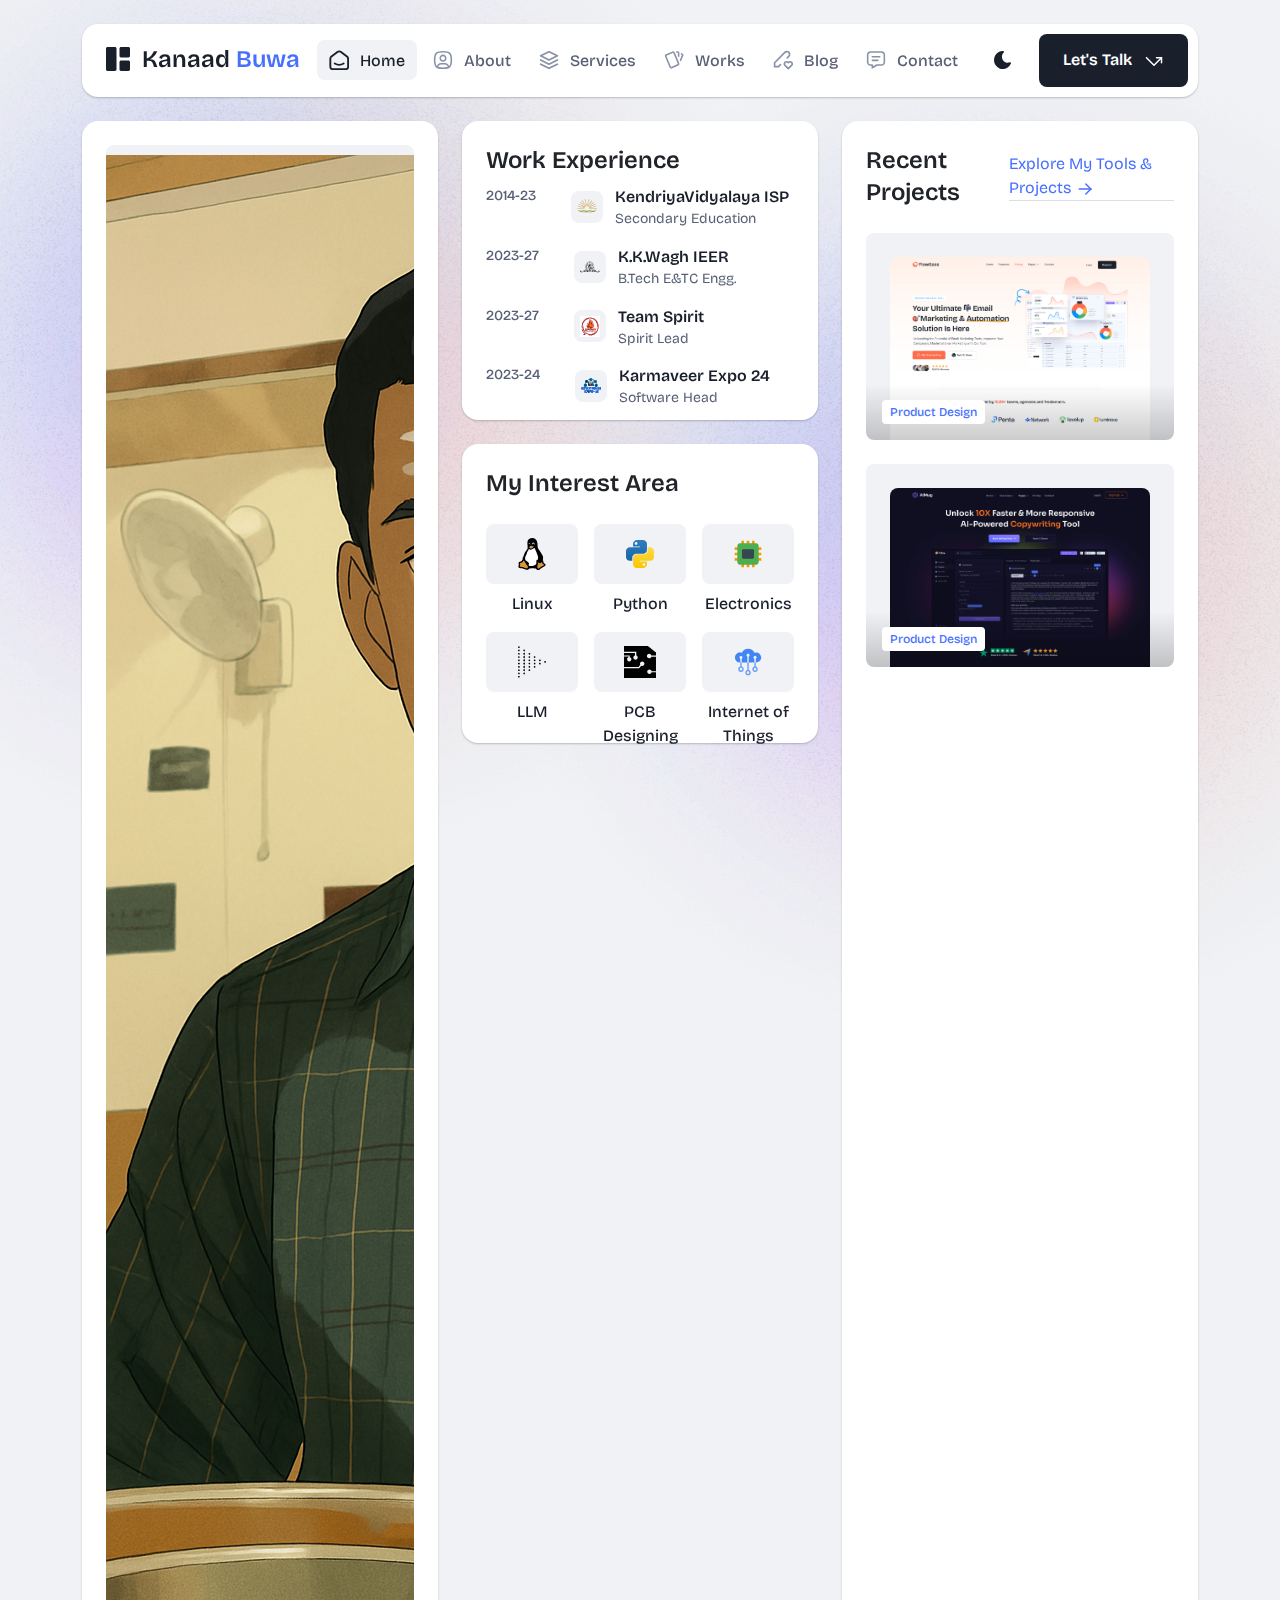
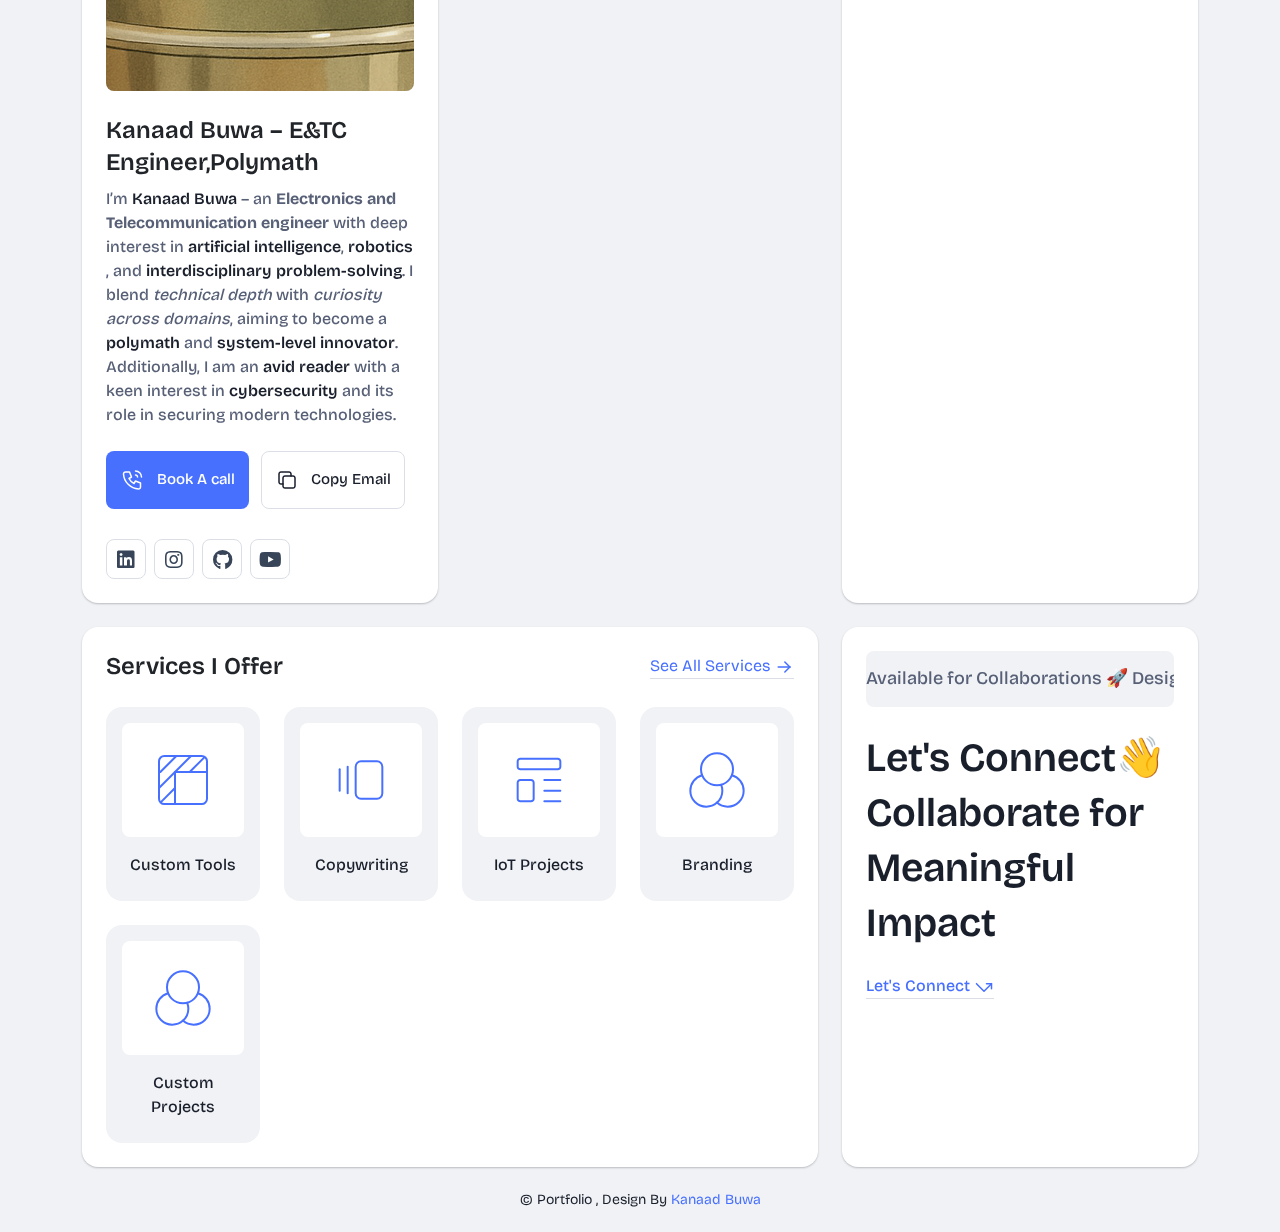
<file: Portfolio-Website/index.html>
<!DOCTYPE html>
<html lang="en">


<head>
  <meta charset="UTF-8">
  <meta http-equiv="X-UA-Compatible" content="IE=edge">
  <title>Kanaad Buwa – E&TC Engineer, Aspiring Polymath & AI Enthusiast Portfolio</title>
  <meta name="description" content="Explore the portfolio of Kanaad Buwa – an Electronics & Telecommunication engineer passionate about AI, systems thinking, and cross-disciplinary innovation.">
  <meta name="keywords" content="electronics engineering portfolio, AI enthusiast, E&TC projects, aspiring polymath, interdisciplinary engineer, Kanaad Buwa">
  <meta name="viewport" content="width=device-width, initial-scale=1">
  
  <link rel="canonical" href="https://kanaadbuwa.ct.ws/">
  
  <!-- Open Graph for link previews -->
  <meta property="og:type" content="website">
  <meta property="og:url" content="https://kanaadbuwa.ct.ws/">
  <meta property="og:title" content="Kanaad Buwa – E&TC Engineer & AI Enthusiast Portfolio">
  <meta property="og:description" content="Systems thinker. Interdisciplinary creator. Explore projects across electronics, AI, and more.">
  <meta property="og:image" content="https://kanaadbuwa.ct.ws/assets/img/preview.jpg">

  <!-- Twitter -->
  <meta name="twitter:card" content="summary_large_image">
  <meta name="twitter:title" content="Kanaad Buwa – E&TC Engineer & Aspiring Polymath">
  <meta name="twitter:description" content="Projects in electronics, AI, and interdisciplinary innovation.">
  <meta name="twitter:image" content="https://kanaadbuwa.ct.ws/assets/img/preview.jpg">
  
  <link rel="shortcut icon" type="image/x-icon" href="assets/img/favicon.svg">
  <!-- Place favicon.ico in the root directory -->

  <!-- CSS here -->
  <link rel="stylesheet" href="assets/css/bootstrap.min.css">
  <link rel="stylesheet" href="assets/fontawsome/css/all.min.css">
  <link rel="stylesheet" href="assets/fontawsome/css/fontawesome.min.css">
  <link rel="stylesheet" href="assets/css/slick.css">
  <link rel="stylesheet" href="assets/css/magnific-popup.css">
  <link rel="stylesheet" href="assets/css/style.css">
  <link rel="stylesheet" href="assets/css/responsive.css">
  <script type="application/ld+json">
    {
      "@context": "https://schema.org",
      "@type": "Person",
      "name": "Kanaad Buwa",
      "url": "https://kanaadbuwa.ct.ws/",
      "jobTitle": "E&TC Engineer | AI Enthusiast | Aspiring Polymath",
      "sameAs": [
        "https://github.com/kanaadbuwa",
        "https://www.linkedin.com/in/kanaad-buwa-342639298/",
        "https://www.instagram.com/kanaad_buwa/"
      ],
      "alumniOf": {
        "@type": "CollegeOrUniversity",
        "name": "K.K. Wagh Institute of Engineering Education and Research"
      },
      "knowsAbout": [
        "Artificial Intelligence",
        "Electronics",
        "Embedded Systems",
        "VLSI",
        "Robotics",
        "Cybersecurity",
        "Systems Thinking",
        "Flute Playing"
      ]
    }
    </script>
    
</head>

<body>

  <div id="page-content">
    <!-- header part start -->
    <header class="header-area">
      <nav class="navbar">
        <div class="container">
          <div class="menu-container">
            <div class="logo">
              <a class="navbar-brand me-0" href="index.html">
                <svg width="24" height="24" viewBox="0 0 24 24" fill="none" xmlns="http://www.w3.org/2000/svg">
                  <path
                    d="M0 1.5C0 1.10218 0.158035 0.720644 0.43934 0.43934C0.720644 0.158035 1.10218 0 1.5 0L9 0C9.39782 0 9.77936 0.158035 10.0607 0.43934C10.342 0.720644 10.5 1.10218 10.5 1.5V22.5C10.5 22.8978 10.342 23.2794 10.0607 23.5607C9.77936 23.842 9.39782 24 9 24H1.5C1.10218 24 0.720644 23.842 0.43934 23.5607C0.158035 23.2794 0 22.8978 0 22.5V1.5ZM13.5 1.5C13.5 1.10218 13.658 0.720644 13.9393 0.43934C14.2206 0.158035 14.6022 0 15 0L22.5 0C22.8978 0 23.2794 0.158035 23.5607 0.43934C23.842 0.720644 24 1.10218 24 1.5V9C24 9.39782 23.842 9.77936 23.5607 10.0607C23.2794 10.342 22.8978 10.5 22.5 10.5H15C14.6022 10.5 14.2206 10.342 13.9393 10.0607C13.658 9.77936 13.5 9.39782 13.5 9V1.5ZM13.5 15C13.5 14.6022 13.658 14.2206 13.9393 13.9393C14.2206 13.658 14.6022 13.5 15 13.5H22.5C22.8978 13.5 23.2794 13.658 23.5607 13.9393C23.842 14.2206 24 14.6022 24 15V22.5C24 22.8978 23.842 23.2794 23.5607 23.5607C23.2794 23.842 22.8978 24 22.5 24H15C14.6022 24 14.2206 23.842 13.9393 23.5607C13.658 23.2794 13.5 22.8978 13.5 22.5V15Z"
                    class="logo-icon" />
                </svg>
                <span>Kanaad <span class="primary">Buwa</span></span>
              </a>
            </div>
            <div class="navbar-main d-flex flex-grow-1">
              <div class="logo inner-logo d-block d-xl-none">
                <a class="navbar-brand me-0" href="index.html">
                  <svg width="24" height="24" viewBox="0 0 24 24" fill="none" xmlns="http://www.w3.org/2000/svg">
                    <path
                      d="M0 1.5C0 1.10218 0.158035 0.720644 0.43934 0.43934C0.720644 0.158035 1.10218 0 1.5 0L9 0C9.39782 0 9.77936 0.158035 10.0607 0.43934C10.342 0.720644 10.5 1.10218 10.5 1.5V22.5C10.5 22.8978 10.342 23.2794 10.0607 23.5607C9.77936 23.842 9.39782 24 9 24H1.5C1.10218 24 0.720644 23.842 0.43934 23.5607C0.158035 23.2794 0 22.8978 0 22.5V1.5ZM13.5 1.5C13.5 1.10218 13.658 0.720644 13.9393 0.43934C14.2206 0.158035 14.6022 0 15 0L22.5 0C22.8978 0 23.2794 0.158035 23.5607 0.43934C23.842 0.720644 24 1.10218 24 1.5V9C24 9.39782 23.842 9.77936 23.5607 10.0607C23.2794 10.342 22.8978 10.5 22.5 10.5H15C14.6022 10.5 14.2206 10.342 13.9393 10.0607C13.658 9.77936 13.5 9.39782 13.5 9V1.5ZM13.5 15C13.5 14.6022 13.658 14.2206 13.9393 13.9393C14.2206 13.658 14.6022 13.5 15 13.5H22.5C22.8978 13.5 23.2794 13.658 23.5607 13.9393C23.842 14.2206 24 14.6022 24 15V22.5C24 22.8978 23.842 23.2794 23.5607 23.5607C23.2794 23.842 22.8978 24 22.5 24H15C14.6022 24 14.2206 23.842 13.9393 23.5607C13.658 23.2794 13.5 22.8978 13.5 22.5V15Z"
                      class="logo-icon" />
                  </svg>
                  <span>Kanaad <span class="primary">Buwa</span></span>
                </a>
              </div>
              <ul class="navbar-info mx-auto">
                <li class="nav-item">
                  <a class="nav-link active" aria-current="page" href="index.html">
                    <svg class="nav-icon" viewBox="0 0 15 15" fill="none" xmlns="http://www.w3.org/2000/svg">
                      <path
                        d="M13.475 4.92481L9.03083 1.46814C8.64082 1.16473 8.1608 1 7.66667 1C7.17254 1 6.69251 1.16473 6.3025 1.46814L1.8575 4.92481C1.59037 5.13254 1.37424 5.39858 1.22563 5.7026C1.07701 6.00662 0.99984 6.34058 1 6.67897V12.679C1 13.121 1.17559 13.5449 1.48816 13.8575C1.80072 14.17 2.22464 14.3456 2.66667 14.3456H12.6667C13.1087 14.3456 13.5326 14.17 13.8452 13.8575C14.1577 13.5449 14.3333 13.121 14.3333 12.679V6.67897C14.3333 5.99314 14.0167 5.34564 13.475 4.92481Z"
                        stroke-width="1.4" stroke-linecap="round" stroke-linejoin="round" />
                      <path d="M10.9753 10.1665C9.13359 11.2773 6.14859 11.2773 4.30859 10.1665" stroke-width="1.4"
                        stroke-linecap="round" stroke-linejoin="round" />
                    </svg>
                    <span>Home</span>
                  </a>
                </li>
                <li class="nav-item">
                  <a class="nav-link" href="about.html">
                    <svg class="nav-icon" viewBox="0 0 18 18" fill="none" xmlns="http://www.w3.org/2000/svg">
                      <path
                        d="M9 9.8335C9.66304 9.8335 10.2989 9.5701 10.7678 9.10126C11.2366 8.63242 11.5 7.99654 11.5 7.3335C11.5 6.67045 11.2366 6.03457 10.7678 5.56573C10.2989 5.09689 9.66304 4.8335 9 4.8335C8.33696 4.8335 7.70107 5.09689 7.23223 5.56573C6.76339 6.03457 6.5 6.67045 6.5 7.3335C6.5 7.99654 6.76339 8.63242 7.23223 9.10126C7.70107 9.5701 8.33696 9.8335 9 9.8335Z"
                        stroke-width="1.4" stroke-linecap="round" stroke-linejoin="round" />
                      <path d="M9 1.5C15 1.5 16.5 3 16.5 9C16.5 15 15 16.5 9 16.5C3 16.5 1.5 15 1.5 9C1.5 3 3 1.5 9 1.5Z"
                        stroke-width="1.4" stroke-linecap="round" stroke-linejoin="round" />
                      <path
                        d="M4 15.7085V15.6668C4 14.7828 4.35119 13.9349 4.97631 13.3098C5.60143 12.6847 6.44928 12.3335 7.33333 12.3335H10.6667C11.5507 12.3335 12.3986 12.6847 13.0237 13.3098C13.6488 13.9349 14 14.7828 14 15.6668V15.7085"
                        stroke-width="1.4" stroke-linecap="round" stroke-linejoin="round" />
                    </svg>
                    About
                  </a>
                </li>
                <li class="nav-item">
                  <a class="nav-link" href="services.html">
                    <svg class="nav-icon" viewBox="0 0 16 16" fill="none" xmlns="http://www.w3.org/2000/svg">
                      <path d="M7.99967 1.3335L1.33301 4.66683L7.99967 8.00016L14.6663 4.66683L7.99967 1.3335Z"
                        stroke-width="1.4" stroke-linecap="round" stroke-linejoin="round" />
                      <path d="M1.33301 8L7.99967 11.3333L14.6663 8" stroke-width="1.4" stroke-linecap="round"
                        stroke-linejoin="round" />
                      <path d="M1.33301 11.3335L7.99967 14.6668L14.6663 11.3335" stroke-width="1.4" stroke-linecap="round"
                        stroke-linejoin="round" />
                    </svg>
                    Services
                  </a>
                </li>
                <li class="nav-item">
                  <a class="nav-link" href="portfolio.html">
                    <svg class="nav-icon" viewBox="0 0 18 17" fill="none" xmlns="http://www.w3.org/2000/svg">
                      <path
                        d="M2.00326 3.99733L7.95159 1.40649C8.04974 1.36442 8.15533 1.34243 8.26212 1.34181C8.3689 1.34119 8.47473 1.36196 8.57337 1.40289C8.67201 1.44382 8.76145 1.50408 8.83642 1.58013C8.9114 1.65617 8.97039 1.74646 9.00992 1.84566L13.1133 11.764C13.1985 11.9651 13.2014 12.1917 13.1213 12.3949C13.0412 12.5982 12.8845 12.7618 12.6849 12.8507L6.73742 15.4415C6.63922 15.4837 6.53356 15.5058 6.42668 15.5065C6.3198 15.5072 6.21387 15.4864 6.11514 15.4455C6.0164 15.4046 5.92688 15.3442 5.85184 15.2681C5.7768 15.192 5.71778 15.1016 5.67826 15.0023L1.57492 5.08316C1.48963 4.88204 1.48673 4.65546 1.56684 4.45222C1.64696 4.24898 1.80367 4.08616 2.00326 3.99733Z"
                        stroke-width="1.4" stroke-linecap="round" stroke-linejoin="round" />
                      <path
                        d="M11.5 1.3335H12.3333C12.5543 1.3335 12.7663 1.42129 12.9226 1.57757C13.0789 1.73385 13.1667 1.94582 13.1667 2.16683V5.0835"
                        stroke-width="1.4" stroke-linecap="round" stroke-linejoin="round" />
                      <path
                        d="M15.6663 3C15.8863 3.09333 16.0997 3.18083 16.3063 3.2625C16.5098 3.34882 16.6706 3.51241 16.7534 3.71729C16.8362 3.92217 16.8343 4.15155 16.748 4.355L14.833 8.83334"
                        stroke-width="1.4" stroke-linecap="round" stroke-linejoin="round" />
                    </svg>
                    Works
                  </a>
                </li>
                <li class="nav-item">
                  <a class="nav-link" href="blog.html">
                    <svg class="nav-icon" viewBox="0 0 17 16" fill="none" xmlns="http://www.w3.org/2000/svg">
                      <path
                        d="M12.1663 6.16676L13.4163 4.91676C13.6352 4.69789 13.8088 4.43805 13.9273 4.15208C14.0457 3.86612 14.1067 3.55962 14.1067 3.25009C14.1067 2.94056 14.0457 2.63406 13.9273 2.3481C13.8088 2.06213 13.6352 1.80229 13.4163 1.58342C13.1975 1.36455 12.9376 1.19094 12.6517 1.07248C12.3657 0.954033 12.0592 0.893066 11.7497 0.893066C11.4401 0.893066 11.1336 0.954033 10.8477 1.07248C10.5617 1.19094 10.3019 1.36455 10.083 1.58342L1.33301 10.3334V13.6668H4.66634L6.33301 12.0001"
                        stroke-width="1.4" stroke-linecap="round" stroke-linejoin="round" />
                      <path
                        d="M13.0004 15.3335L15.7921 12.5968C15.9633 12.4307 16.0995 12.232 16.1926 12.0124C16.2857 11.7927 16.3339 11.5567 16.3343 11.3181C16.3347 11.0796 16.2873 10.8434 16.1948 10.6235C16.1024 10.4035 15.9669 10.2044 15.7963 10.0377C15.448 9.69712 14.9806 9.50602 14.4935 9.50509C14.0065 9.50415 13.5383 9.69346 13.1888 10.0327L13.0021 10.216L12.8163 10.0327C12.4681 9.69237 12.0008 9.50143 11.5139 9.50049C11.0271 9.49956 10.5591 9.68871 10.2096 10.0277C10.0383 10.1937 9.9021 10.3924 9.80891 10.612C9.71572 10.8316 9.66746 11.0677 9.667 11.3062C9.66653 11.5447 9.71386 11.781 9.80619 12.0009C9.89853 12.2209 10.034 12.4201 10.2046 12.5868L13.0004 15.3335Z"
                        stroke-width="1.4" stroke-linecap="round" stroke-linejoin="round" />
                    </svg>
                    Blog
                  </a>
                </li>
                <li class="nav-item">
                  <a class="nav-link" href="contact.html">
                    <svg class="nav-icon" viewBox="0 0 18 17" fill="none" xmlns="http://www.w3.org/2000/svg">
                      <path d="M5.66699 5.5H12.3337" stroke-width="1.4" stroke-linecap="round" stroke-linejoin="round" />
                      <path d="M5.66699 8.8335H10.667" stroke-width="1.4" stroke-linecap="round"
                        stroke-linejoin="round" />
                      <path
                        d="M14 1.3335C14.663 1.3335 15.2989 1.59689 15.7678 2.06573C16.2366 2.53457 16.5 3.17045 16.5 3.8335V10.5002C16.5 11.1632 16.2366 11.7991 15.7678 12.2679C15.2989 12.7368 14.663 13.0002 14 13.0002H9.83333L5.66667 15.5002V13.0002H4C3.33696 13.0002 2.70107 12.7368 2.23223 12.2679C1.76339 11.7991 1.5 11.1632 1.5 10.5002V3.8335C1.5 3.17045 1.76339 2.53457 2.23223 2.06573C2.70107 1.59689 3.33696 1.3335 4 1.3335H14Z"
                        stroke-width="1.4" stroke-linecap="round" stroke-linejoin="round" />
                    </svg>
                    Contact
                  </a>
                </li>
              </ul>
              <div class="header-right-info d-flex align-items-center">
                <button class="theme-control-btn">
                  <span class="dark">
                    <svg width="24" height="24" viewBox="0 0 24 24" fill="none" xmlns="http://www.w3.org/2000/svg">
                      <path
                        d="M11.8005 3C10.207 3.0003 8.64356 3.44286 7.27683 4.28049C5.91011 5.11811 4.79139 6.31937 4.04002 7.75612C3.28865 9.19288 2.93281 10.8112 3.01046 12.4386C3.08811 14.0659 3.59633 15.6411 4.48091 16.9963C5.3655 18.3514 6.59326 19.4356 8.03324 20.1333C9.47322 20.8309 11.0714 21.1157 12.6573 20.9574C14.2432 20.7991 15.7573 20.2036 17.0381 19.2344C18.319 18.2652 19.3185 16.9587 19.9301 15.4542C20.2302 14.7162 19.5111 13.9746 18.7875 14.2752C17.5475 14.7888 16.1706 14.8418 14.8963 14.425C13.622 14.0082 12.5308 13.1479 11.8126 11.9937C11.0943 10.8396 10.7943 9.4645 10.9648 8.10764C11.1353 6.75077 11.7655 5.49792 12.7458 4.5669L12.8136 4.4949C13.2986 3.9279 12.913 3.0072 12.1464 3.0072H11.9122L11.8524 3.0018L11.7996 3H11.8005Z"
                        fill="#1A1F2C" />
                    </svg>
                    <small class="theme-text d-block d-xl-none">Change appearance</small>
                  </span>
                  <span class="light">
                    <svg width="24" height="24" viewBox="0 0 24 24" fill="none" xmlns="http://www.w3.org/2000/svg">
                      <path
                        d="M12 19C12.2449 19 12.4813 19.09 12.6644 19.2527C12.8474 19.4155 12.9643 19.6397 12.993 19.883L13 20V21C12.9997 21.2549 12.9021 21.5 12.7272 21.6854C12.5522 21.8707 12.313 21.9822 12.0586 21.9972C11.8042 22.0121 11.5536 21.9293 11.3582 21.7657C11.1627 21.6021 11.0371 21.3701 11.007 21.117L11 21V20C11 19.7348 11.1054 19.4804 11.2929 19.2929C11.4804 19.1054 11.7348 19 12 19Z"
                        fill="#FD7E41" />
                      <path
                        d="M18.3127 16.9099L18.4067 16.9929L19.1067 17.6929C19.2861 17.8729 19.3902 18.1144 19.398 18.3683C19.4057 18.6223 19.3165 18.8697 19.1485 19.0602C18.9804 19.2508 18.7462 19.3702 18.4933 19.3943C18.2403 19.4184 17.9877 19.3454 17.7867 19.1899L17.6927 19.1069L16.9927 18.4069C16.8202 18.2347 16.7165 18.0053 16.7012 17.7619C16.6859 17.5186 16.76 17.278 16.9097 17.0855C17.0593 16.893 17.2741 16.7618 17.5137 16.7166C17.7533 16.6713 18.0012 16.7152 18.2107 16.8399L18.3127 16.9099Z"
                        fill="#FD7E41" />
                      <path
                        d="M7.00747 16.993C7.17965 17.1652 7.28308 17.3943 7.29836 17.6373C7.31364 17.8803 7.23972 18.1206 7.09047 18.313L7.00747 18.407L6.30747 19.107C6.12751 19.2863 5.88604 19.3905 5.63209 19.3982C5.37814 19.406 5.13076 19.3168 4.94019 19.1487C4.74963 18.9807 4.63017 18.7464 4.60607 18.4935C4.58198 18.2406 4.65506 17.988 4.81047 17.787L4.89347 17.693L5.59347 16.993C5.781 16.8055 6.03531 16.7002 6.30047 16.7002C6.56563 16.7002 6.81994 16.8055 7.00747 16.993Z"
                        fill="#FD7E41" />
                      <path
                        d="M3.99987 11C4.25475 11.0003 4.4999 11.0979 4.68524 11.2728C4.87057 11.4478 4.9821 11.687 4.99704 11.9414C5.01198 12.1958 4.92919 12.4464 4.7656 12.6418C4.60201 12.8373 4.36996 12.9629 4.11687 12.993L3.99987 13H2.99987C2.74499 12.9997 2.49984 12.9021 2.3145 12.7272C2.12916 12.5522 2.01763 12.313 2.0027 12.0586C1.98776 11.8042 2.07054 11.5536 2.23413 11.3582C2.39772 11.1627 2.62977 11.0371 2.88287 11.007L2.99987 11H3.99987Z"
                        fill="#FD7E41" />
                      <path
                        d="M20.9999 11C21.2547 11.0003 21.4999 11.0979 21.6852 11.2728C21.8706 11.4478 21.9821 11.687 21.997 11.9414C22.012 12.1958 21.9292 12.4464 21.7656 12.6418C21.602 12.8373 21.37 12.9629 21.1169 12.993L20.9999 13H19.9999C19.745 12.9997 19.4998 12.9021 19.3145 12.7272C19.1292 12.5522 19.0176 12.313 19.0027 12.0586C18.9878 11.8042 19.0705 11.5536 19.2341 11.3582C19.3977 11.1627 19.6298 11.0371 19.8829 11.007L19.9999 11H20.9999Z"
                        fill="#FD7E41" />
                      <path
                        d="M6.21264 4.80985L6.30664 4.89285L7.00664 5.59285C7.18599 5.77281 7.29011 6.01429 7.29787 6.26824C7.30562 6.52219 7.21642 6.76957 7.04839 6.96013C6.88036 7.1507 6.64609 7.27016 6.39316 7.29425C6.14024 7.31834 5.88763 7.24526 5.68664 7.08985L5.59264 7.00685L4.89264 6.30685C4.72073 6.13453 4.61757 5.90543 4.6025 5.66248C4.58744 5.41954 4.6615 5.17945 4.8108 4.98721C4.9601 4.79497 5.1744 4.66378 5.41351 4.61824C5.65262 4.57271 5.90013 4.61594 6.10964 4.73985L6.21264 4.80985Z"
                        fill="#FD7E41" />
                      <path
                        d="M19.1071 4.89288C19.2793 5.06508 19.3827 5.29418 19.398 5.5372C19.4132 5.78023 19.3393 6.02048 19.1901 6.21288L19.1071 6.30688L18.4071 7.00688C18.2271 7.18623 17.9856 7.29036 17.7317 7.29811C17.4777 7.30587 17.2304 7.21667 17.0398 7.04864C16.8492 6.8806 16.7298 6.64633 16.7057 6.39341C16.6816 6.14049 16.7547 5.88788 16.9101 5.68688L16.9931 5.59288L17.6931 4.89288C17.8806 4.70541 18.1349 4.6001 18.4001 4.6001C18.6652 4.6001 18.9196 4.70541 19.1071 4.89288Z"
                        fill="#FD7E41" />
                      <path
                        d="M12 2C12.2449 2.00003 12.4813 2.08996 12.6644 2.25272C12.8474 2.41547 12.9643 2.63975 12.993 2.883L13 3V4C12.9997 4.25488 12.9021 4.50003 12.7272 4.68537C12.5522 4.8707 12.313 4.98223 12.0586 4.99717C11.8042 5.01211 11.5536 4.92933 11.3582 4.76573C11.1627 4.60214 11.0371 4.3701 11.007 4.117L11 4V3C11 2.73478 11.1054 2.48043 11.2929 2.29289C11.4804 2.10536 11.7348 2 12 2Z"
                        fill="#FD7E41" />
                      <path
                        d="M12 7C12.9797 6.99994 13.9378 7.28769 14.7553 7.8275C15.5729 8.36731 16.2138 9.1354 16.5986 10.0364C16.9833 10.9373 17.0949 11.9315 16.9195 12.8953C16.7441 13.8592 16.2893 14.7502 15.6118 15.4579C14.9343 16.1655 14.0638 16.6585 13.1085 16.8756C12.1532 17.0928 11.1552 17.0245 10.2383 16.6793C9.3215 16.334 8.52629 15.7271 7.95146 14.9338C7.37663 14.1405 7.04752 13.1958 7.005 12.217L7 12L7.005 11.783C7.06092 10.4958 7.61161 9.27978 8.54222 8.38866C9.47284 7.49754 10.7115 7.00007 12 7Z"
                        fill="#FD7E41" />
                    </svg>
                    <small class="theme-text d-block d-xl-none">Change appearance</small>
                  </span>
                </button>
                <a href="contact.html" class="lets-talk-btn">
                  Let's Talk
                  <svg class="icon" width="20" height="20" viewBox="0 0 20 20" fill="none"
                    xmlns="http://www.w3.org/2000/svg">
                    <path d="M17.5 11.6665V6.6665H12.5" stroke="white" stroke-width="1.5" stroke-linecap="round"
                      stroke-linejoin="round" />
                    <path d="M17.5 6.6665L10 14.1665L2.5 6.6665" stroke="white" stroke-width="1.5" stroke-linecap="round"
                      stroke-linejoin="round" />
                  </svg>
                </a>
              </div>
            </div>
            <div class="mobile-menu-overlay d-block d-lg-none"></div>
            <div class="mobile-menu-control-bar d-block d-xl-none">
              <button class="mobile-menu-control-bar">
                <i class="fas fa-bars"></i>
              </button>
            </div>
          </div>
        </div>
      </nav>
    </header>
    <!-- header part end -->
  
    <!-- main area part start -->
    <main>
      <section class="home-area">
        <div class="container">
          <div class="row g-4">
            <div class="col-xl-4">
              <div class="card profile-card">
                <div class="card-body">
                  <div class="image text-center">
                    <img src="assets/img/images/profile.png" alt="Profile Image">
                  </div>
                  <div class="text">
                    <h3 class="card-title">Kanaad Buwa – E&TC Engineer,Polymath</h3>
                    <p>
                      I’m <span class="name">Kanaad Buwa</span> – an 
                      <strong>Electronics and Telecommunication engineer</strong> with deep interest in 
                      <span class="interest">artificial intelligence</span>, 
                      <span class="interest">robotics</span>, and 
                      <span class="interest">interdisciplinary problem-solving</span>. 
                      I blend <em>technical depth</em> with <em>curiosity across domains</em>, aiming to become 
                      a <span class="goal">polymath</span> and <span class="goal">system-level innovator</span>.
                      Additionally, I am an <span class="hobby">avid reader</span> with a keen interest in 
                      <span class="field">cybersecurity</span> and its role in securing modern technologies.
                    </p>
                    <div class="common-button-groups">
                      <a class="btn btn-call" href="tel:+918076108816">
                        <svg class="icon" width="25" height="24" viewBox="0 0 25 24" fill="none"
                          xmlns="http://www.w3.org/2000/svg">
                          <path
                            d="M5.5 4H9.5L11.5 9L9 10.5C10.071 12.6715 11.8285 14.429 14 15.5L15.5 13L20.5 15V19C20.5 19.5304 20.2893 20.0391 19.9142 20.4142C19.5391 20.7893 19.0304 21 18.5 21C14.5993 20.763 10.9202 19.1065 8.15683 16.3432C5.3935 13.5798 3.73705 9.90074 3.5 6C3.5 5.46957 3.71071 4.96086 4.08579 4.58579C4.46086 4.21071 4.96957 4 5.5 4Z"
                            stroke="white" stroke-width="1.5" stroke-linecap="round" stroke-linejoin="round" />
                          <path d="M15.5 7C16.0304 7 16.5391 7.21071 16.9142 7.58579C17.2893 7.96086 17.5 8.46957 17.5 9"
                            stroke="white" stroke-width="1.5" stroke-linecap="round" stroke-linejoin="round" />
                          <path d="M15.5 3C17.0913 3 18.6174 3.63214 19.7426 4.75736C20.8679 5.88258 21.5 7.4087 21.5 9"
                            stroke="white" stroke-width="1.5" stroke-linecap="round" stroke-linejoin="round" />
                        </svg>
                        Book A call
                      </a>
                      <button class="btn btn-copy" data-clipboard-text="buwakanaad8@gmail.com">
                        <svg class="icon" width="24" height="24" viewBox="0 0 24 24" fill="none"
                          xmlns="http://www.w3.org/2000/svg">
                          <path
                            d="M8 10C8 9.46957 8.21071 8.96086 8.58579 8.58579C8.96086 8.21071 9.46957 8 10 8H18C18.5304 8 19.0391 8.21071 19.4142 8.58579C19.7893 8.96086 20 9.46957 20 10V18C20 18.5304 19.7893 19.0391 19.4142 19.4142C19.0391 19.7893 18.5304 20 18 20H10C9.46957 20 8.96086 19.7893 8.58579 19.4142C8.21071 19.0391 8 18.5304 8 18V10Z"
                            stroke-width="1.5" stroke-linecap="round" stroke-linejoin="round" />
                          <path
                            d="M16 8V6C16 5.46957 15.7893 4.96086 15.4142 4.58579C15.0391 4.21071 14.5304 4 14 4H6C5.46957 4 4.96086 4.21071 4.58579 4.58579C4.21071 4.96086 4 5.46957 4 6V14C4 14.5304 4.21071 15.0391 4.58579 15.4142C4.96086 15.7893 5.46957 16 6 16H8"
                            stroke-width="1.5" stroke-linecap="round" stroke-linejoin="round" />
                        </svg>
                        Copy Email
                      </button>
                    </div>
                    <div class="social-media-icon">
                      <ul class="list-unstyled">
                        <li><a href="https://www.linkedin.com/in/kanaad-buwa-342639298/"><i class="fab fa-linkedin"></i></a></li>
                        <li><a href="https://www.instagram.com/kanaad_buwa/"><i class="fab fa-instagram"></i></a></li>
                        <li><a href="https://github.com/kanaadbuwa"><i class="fab fa-github"></i></a></li>
                        <li><a href="#"><i class="fab fa-youtube"></i></a></li>
                      </ul>
                    </div>
                  </div>
                </div>
              </div>
            </div>
            <div class="col-xl-4">
              <div class="row g-4">
                <div class="col-lg-12">
                  <div class="card">
                    <div class="card-body work-experiance-card">
                      <h3 class="card-title">Work Experience</h3>
                      <div class="work-experiance-main">
                        <ul class="work-experiance-slider list-unstyled">
                          <li>
                            <div class="date">
                              <p>2014-23</p>
                            </div>
                            <div class="info">
                              <div class="icon">
                                <img src="assets/img/icons/kvs-logo.svg" alt="kvs-logo">
                              </div>
                              <div class="text">
                                <h4 class="title">KendriyaVidyalaya ISP</h4>
                                <h6 class="subtitle">Secondary Education</h6>
                              </div>
                            </div>
                          </li>
                          <li>
                            <div class="date">
                              <p>2023-27</p>
                            </div>
                            <div class="info">
                              <div class="icon">
                                <img src="assets/img/icons/kkw1svg.svg" alt="K.K.Wagh Institue of Engineering Education and Research">
                              </div>
                              <div class="text">
                                <h4 class="title">K.K.Wagh IEER
                                </h4>
                                <h6 class="subtitle">B.Tech E&TC Engg.
  
                                </h6>
                              </div>
                            </div>
                          </li>
                          <li>
                            <div class="date">
                              <p>2023-27</p>
                            </div>
                            <div class="info">
                              <div class="icon">
                                <img src="assets/img/icons/Team-Spirit.svg" alt="Team Spirit">
                              </div>
                              <div class="text">
                                <h4 class="title">Team Spirit
                                </h4>
                                <h6 class="subtitle">Spirit Lead
                                </h6>
                              </div>
                            </div>
                          </li>
                          <li>
                            <div class="date">
                              <p>2023-24</p>
                            </div>
                            <div class="info">
                              <div class="icon">
                                <img src="assets/img/icons/IET Expo 25.svg" alt="Karmaveer Expo 24">
                              </div>
                              <div class="text">
                                <h4 class="title">Karmaveer Expo 24</h4>
                                <h6 class="subtitle">Software Head</h6>
                              </div>
                            </div>
                          </li>
                        </ul>
                        <ul class="work-experiance-slider list-unstyled">
                          <li>
                            <div class="date">
                              <p>2024-25</p>
                            </div>
                            <div class="info">
                              <div class="icon">
                                <img src="assets/img/icons/robotexlogo.svg" alt="Robotex India - Robotex International">
                              </div>
                              <div class="text">
                                <h4 class="title">RobotexIndia</h4>
                                <h6 class="subtitle">Team Member</h6>
                              </div>
                            </div>
                          </li>
                          <li>
                            <div class="date">
                              <p>2025-26</p>
                            </div>
                            <div class="info">
                              <div class="icon">
                                <img src="assets/img/icons/mindsparkcoep.svg" alt="COEP Mindspark">
                              </div>
                              <div class="text">
                                <h4 class="title">COEP Mindspark
                                </h4>
                                <h6 class="subtitle">Team Co-Head
  
                                </h6>
                              </div>
                            </div>
                          </li>
                          <li>
                            <div class="date">
                              <p>2025-26</p>
                            </div>
                            <div class="info">
                              <div class="icon">
                                <img src="assets/img/icons/IET Expo 25.svg" alt="IET KKW Expo 2025">
                              </div>
                              <div class="text">
                                <h4 class="title">IET Expo 25
                                </h4>
                                <h6 class="subtitle">Team Co-Head
                                </h6>
                              </div>
                            </div>
                          </li>
                          <li>
                            <div class="date">
                              <p>2025-26</p>
                            </div>
                            <div class="info">
                              <div class="icon">
                                <img src="assets/img/icons/adobe.svg" alt="adobe">
                              </div>
                              <div class="text">
                                <h4 class="title">Circuitize 25</h4>
                                <h6 class="subtitle">Organising Team Member</h6>
                              </div>
                            </div>
                          </li>
                        </ul>
                      </div>
                    </div>
                  </div>
                </div>
                <div class="col-lg-12">
                  <div class="card expertise-card">
                    <div class="card-body">
                      <h3 class="card-title">My Interest Area
                      </h3>
                      <div class="expertise-main mt-24">
                        <div class="row g-3">
                          <div class="col-lg-4 col-md-6 col-sm-6">
                            <div class="expertise-item">
                              <div class="image text-center">
                                <img src="assets/img/icons/linuxsvg.svg" alt="figma">
                              </div>
                              <div class="text">
                                <h4 class="title">Linux</h4>
                              </div>
                            </div>
                          </div>
                          <div class="col-lg-4 col-md-6 col-sm-6">
                            <div class="expertise-item">
                              <div class="image text-center">
                                <img src="assets/img/icons/pythonsvg.svg" alt="notion">
                              </div>
                              <div class="text">
                                <h4 class="title">Python</h4>
                              </div>
                            </div>
                          </div>
                          <div class="col-lg-4 col-md-6 col-sm-6">
                            <div class="expertise-item">
                              <div class="image text-center">
                                <img src="assets/img/icons/Electronicssvg.svg" alt="micro">
                              </div>
                              <div class="text">
                                <h4 class="title">Electronics</h4>
                              </div>
                            </div>
                          </div>
                          <div class="col-lg-4 col-md-6 col-sm-6">
                            <div class="expertise-item">
                              <div class="image text-center">
                                <img src="assets/img/icons/NN.svg" alt="framer">
                              </div>
                              <div class="text">
                                <h4 class="title">LLM</h4>
                              </div>
                            </div>
                          </div>
                          <div class="col-lg-4 col-md-6 col-sm-6">
                            <div class="expertise-item">
                              <div class="image text-center">
                                <img src="assets/img/icons/pcbsvg.svg" alt="webflow">
                              </div>
                              <div class="text">
                                <h4 class="title">PCB Designing</h4>
                              </div>
                            </div>
                          </div>
                          <div class="col-lg-4 col-md-6 col-sm-6">
                            <div class="expertise-item">
                              <div class="image text-center">
                                <img src="assets/img/icons/Iotsvg.svg" alt="zeplin">
                              </div>
                              <div class="text">
                                <h4 class="title">Internet of Things</h4>
                              </div>
                            </div>
                          </div>
                        </div>
                      </div>
                    </div>
                  </div>
                </div>
              </div>
            </div>
            <div class="col-xl-4">
              <div class="card card-projects">
                <div class="card-body">
  
                  <h3 class="card-title">Recent Projects <a class="link-btn" href="portfolio.html">Explore My Tools & Projects
                      <svg class="icon" width="20" height="20" viewBox="0 0 20 20" fill="none"
                        xmlns="http://www.w3.org/2000/svg">
                        <path d="M4.16699 10H15.8337" stroke="#4770FF" stroke-width="1.5" stroke-linecap="round"
                          stroke-linejoin="round" />
                        <path d="M10.833 15L15.833 10" stroke="#4770FF" stroke-width="1.5" stroke-linecap="round"
                          stroke-linejoin="round" />
                        <path d="M10.833 5L15.833 10" stroke="#4770FF" stroke-width="1.5" stroke-linecap="round"
                          stroke-linejoin="round" />
                      </svg>
  
                    </a></h3>
                  <div class="projects-main mt-24">
                    <div class="row g-4 parent-container">
                      <div class="col-lg-12">
                        <div class="project-item">
                          <div class="image">
                            <img src="assets/img/projects/project-1.png" alt="project-1" class="img-fluid w-100">
                            <a href="assets/img/projects/project-1.png"
                              class="gallery-popup full-image-preview parent-container">
                              <svg class="icon" xmlns="http://www.w3.org/2000/svg" viewBox="0 0 20 20" fill="none"
                                stroke="currentColor" stroke-linecap="round" stroke-linejoin="round" stroke-width="1.5">
                                <path d="M10 4.167v11.666M4.167 10h11.666"></path>
                              </svg>
                            </a>
                            <div class="info">
                              <span class="category">Product Design</span>
                            </div>
                          </div>
                        </div>
                      </div>
                      <div class="col-lg-12">
                        <div class="project-item">
                          <div class="image">
                            <img src="assets/img/projects/project-2.png" alt="project-2" class="img-fluid w-100">
                            <a href="assets/img/projects/project-2.png"
                              class="gallery-popup full-image-preview parent-container">
                              <svg class="icon" xmlns="http://www.w3.org/2000/svg" viewBox="0 0 20 20" fill="none"
                                stroke="currentColor" stroke-linecap="round" stroke-linejoin="round" stroke-width="1.5">
                                <path d="M10 4.167v11.666M4.167 10h11.666"></path>
                              </svg>
                            </a>
                            <div class="info">
                              <span class="category">Product Design</span>
                            </div>
                          </div>
                        </div>
                      </div>
                    </div>
                  </div>
                </div>
              </div>
            </div>
          </div>
          <div class="services-area mt-24">
            <div class="row g-4">
              <div class="col-xl-8">
                <div class="card services-card">
                  <div class="card-body">
                    <h3 class="card-title">Services I Offer
                      <a class="link-btn" href="services.html"> See All Services
                        <svg class="icon" width="20" height="20" viewBox="0 0 20 20" fill="none"
                          xmlns="http://www.w3.org/2000/svg">
                          <path d="M4.16699 10H15.8337" stroke="#4770FF" stroke-width="1.5" stroke-linecap="round"
                            stroke-linejoin="round" />
                          <path d="M10.833 15L15.833 10" stroke="#4770FF" stroke-width="1.5" stroke-linecap="round"
                            stroke-linejoin="round" />
                          <path d="M10.833 5L15.833 10" stroke="#4770FF" stroke-width="1.5" stroke-linecap="round"
                            stroke-linejoin="round" />
                        </svg>
  
                      </a></h3>
                    <div class="services-main mt-24">
                      <div class="row g-4">
                        <div class="col-md-3 col-sm-6 col-6">
                          <div class="services-item text-center">
                            <div class="image">
                              <img src="assets/img/icons/ui-ux.svg" alt="ui-ux">
                            </div>
                            <div class="text">
                              <h3 class="title">Custom Tools</h3>
                            </div>
                          </div>
                        </div>
                        <div class="col-md-3 col-sm-6 col-6">
                          <div class="services-item text-center">
                            <div class="image">
                              <img src="assets/img/icons/app.svg" alt="app">
                            </div>
                            <div class="text">
                              <h3 class="title">Copywriting</h3>
                            </div>
                          </div>
                        </div>
                        <div class="col-md-3 col-sm-6 col-6">
                          <div class="services-item text-center">
                            <div class="image">
                              <img src="assets/img/icons/prd-design.svg" alt="prd-design">
                            </div>
                            <div class="text">
                              <h3 class="title">IoT Projects</h3>
                            </div>
                          </div>
                        </div>
                        <div class="col-md-3 col-sm-6 col-6">
                          <div class="services-item text-center">
                            <div class="image">
                              <img src="assets/img/icons/branding.svg" alt="branding">
                            </div>
                            <div class="text">
                              <h3 class="title">Branding</h3>
                            </div>
                          </div>
                        </div>
                        <div class="col-md-3 col-sm-6 col-6">
                          <div class="services-item text-center">
                            <div class="image">
                              <img src="assets/img/icons/branding.svg" alt="branding">
                            </div>
                            <div class="text">
                              <h3 class="title">Custom Projects</h3>
                            </div>
                          </div>
                        </div>
                      </div>
                    </div>
                  </div>
                </div>
              </div>
              <div class="col-xl-4">
                <div class="card lets-talk-together-card">
                  <div class="card-body">
                    <div class="scrolling-info">
                      <div class="slider-item">
                        <p>
                          Available for Collaborations 🚀 Designing Meaningful Digital Experiences 🎨 Partnering with Visionaries to Bring Ideas to Life
                        </p>
                      </div>
                    </div>
                    <h3 class="card-title">Let's Connect👋
                      <span class="d-block">Collaborate for Meaningful Impact</span>
                    </h3>
                    <a class="link-btn" href="contact.html"> Let's Connect 
                      <svg class="icon" width="20" height="20" viewBox="0 0 20 20" fill="none"
                        xmlns="http://www.w3.org/2000/svg">
                        <path d="M17.5 11.6665V6.6665H12.5" stroke-width="1.5" stroke-linecap="round"
                          stroke-linejoin="round" />
                        <path d="M17.5 6.6665L10 14.1665L2.5 6.6665" stroke-width="1.5" stroke-linecap="round"
                          stroke-linejoin="round" />
                      </svg>
                    </a>
                  </div>
                </div>
              </div>
            </div>
          </div>
        </div>
      </section>
      <!-- background shape area start -->
      <div class="background-shapes">
        <div class="shape-1 common-shape">
          <img src="assets/img/bg/banner-shape-1.png" alt="banner-shape-1">
        </div>
        <div class="shape-2 common-shape">
          <img src="assets/img/bg/banner-shape-1.png" alt="banner-shape-1">
        </div>
        <div class="threed-shape-1 move-with-cursor" data-value="1">
          <img src="assets/img/bg/object-3d-1.png" alt="object-3d-1">
        </div>
        <div class="threed-shape-2 move-with-cursor" data-value="1">
          <img src="assets/img/bg/object-3d-2.png" alt="object-3d-2">
        </div>
      </div>
      <!-- background shape area end -->
    </main>
    <!-- main area part end -->
  
    <!-- footer part start -->
    <footer class="footer-area">
      <div class="container">
        <div class="text text-center">
          <p>© Portfolio , Design By <a href="#">Kanaad Buwa</a></p>
        </div>
      </div>
    </footer>
    <!-- footer part end -->
  </div>

  <!-- JS here -->
  <script src="assets/js/vendor/jquery-3.6.0.min.js"></script>
  <script src="assets/js/bootstrap.bundle.min.js"></script>
  <script src="assets/js/jquery.magnific-popup.min.js"></script>
  <script src="assets/js/ajax-form.js"></script>
  <script src="assets/js/clipboard.min.js"></script>
  <script src="assets/js/slick.min.js"></script>
  <script src="assets/js/script.js"></script>
</body>


</html>
</file>
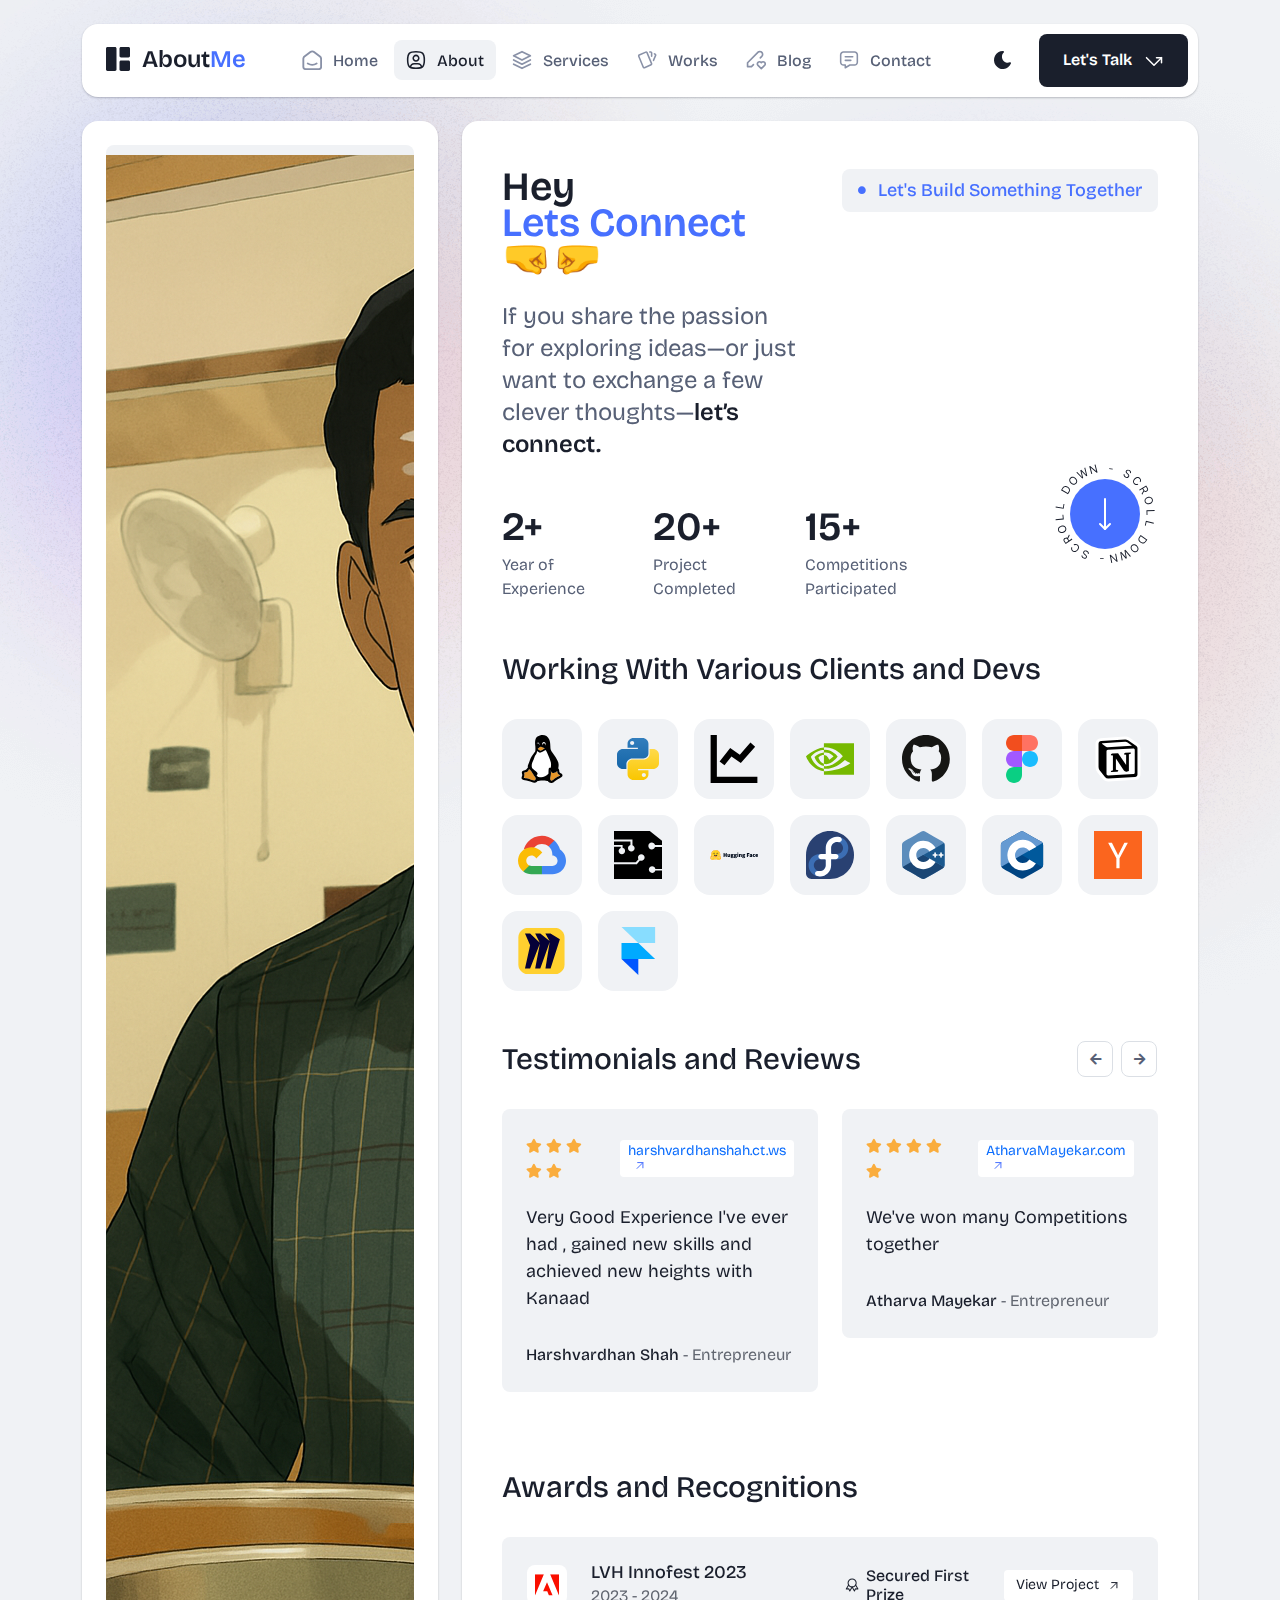
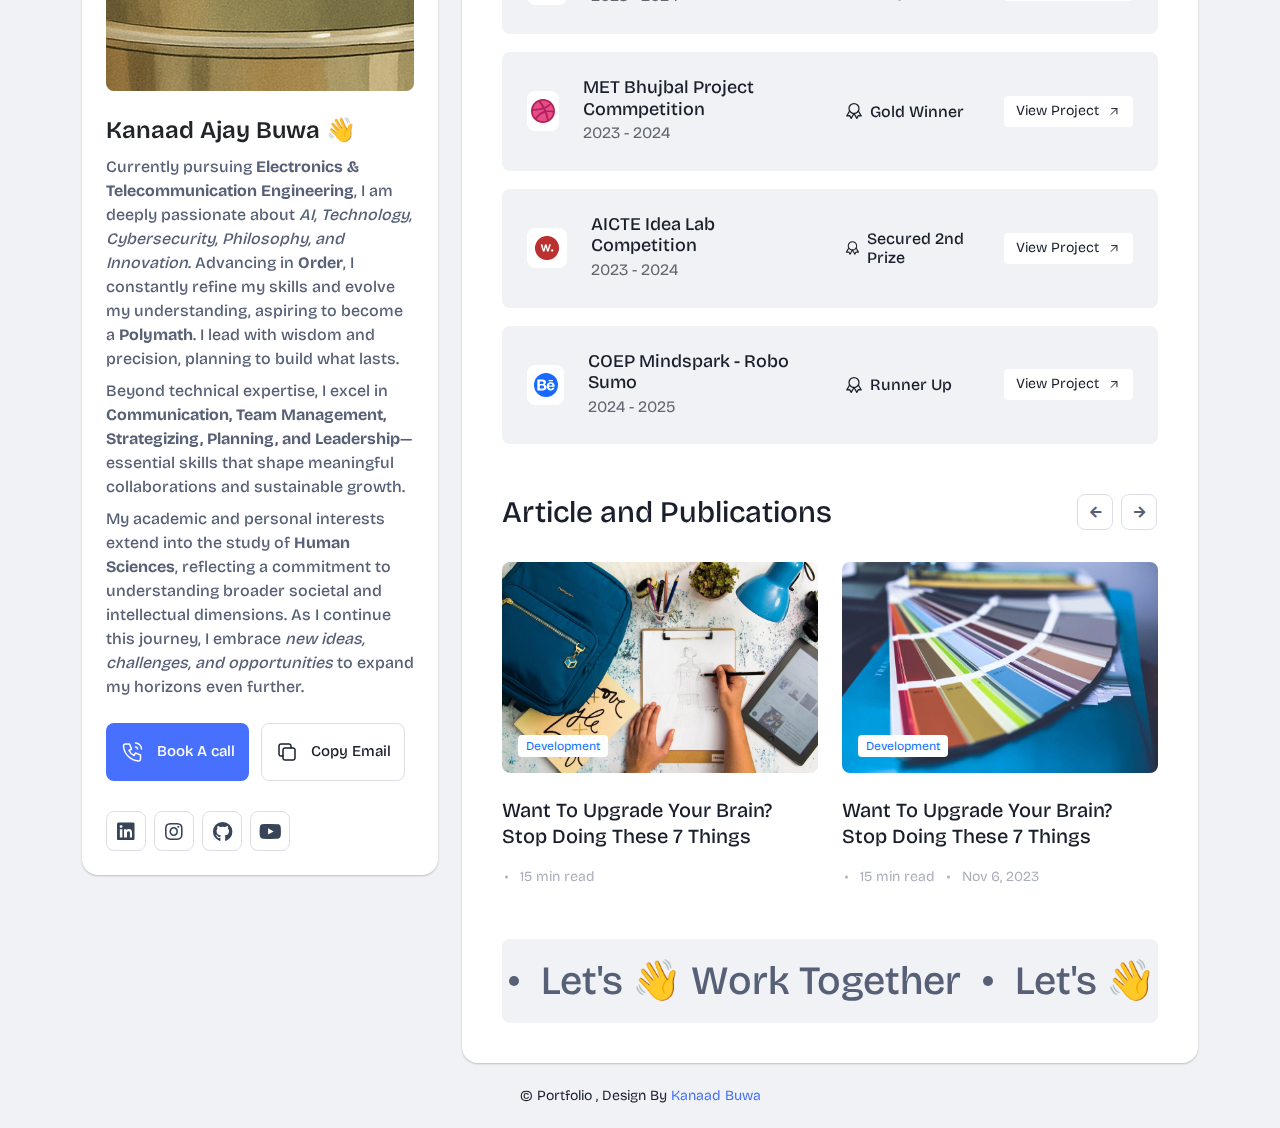
<file: Portfolio-Website/about.html>
<!DOCTYPE html>
<html lang="en">


<head>
  <meta charset="UTF-8">
  <meta http-equiv="X-UA-Compatible" content="IE=edge">
  <title>About Kanaad Buwa | E&TC Engineer & AI Enthusiast</title>
  <meta name="description" content="Learn about Kanaad Buwa – a polymath-minded Electronics and Telecommunication engineer exploring AI, cybersecurity, and systems thinking.">  
  <meta name="viewport" content="width=device-width, initial-scale=1">

  <link rel="shortcut icon" type="image/x-icon" href="assets/img/favicon.svg">
  <!-- Place favicon.ico in the root directory -->

  <!-- CSS here -->
  <link rel="stylesheet" href="assets/css/bootstrap.min.css">
  <link rel="stylesheet" href="assets/fontawsome/css/all.min.css">
  <link rel="stylesheet" href="assets/fontawsome/css/fontawesome.min.css">
  <link rel="stylesheet" href="assets/css/slick.css">
  <link rel="stylesheet" href="assets/css/magnific-popup.css">
  <link rel="stylesheet" href="assets/css/style.css">
  <link rel="stylesheet" href="assets/css/responsive.css">
  <script type="application/ld+json">
    {
      "@context": "https://schema.org",
      "@type": "Person",
      "name": "Kanaad Buwa",
      "url": "https://kanaadbuwa.ct.ws/",
      "jobTitle": "E&TC Engineer | AI Enthusiast | Aspiring Polymath",
      "sameAs": [
        "https://github.com/kanaadbuwa",
        "https://www.linkedin.com/in/kanaad-buwa-342639298/",
        "https://www.instagram.com/kanaad_buwa/"
      ],
      "alumniOf": {
        "@type": "CollegeOrUniversity",
        "name": "K.K. Wagh Institute of Engineering Education and Research"
      },
      "knowsAbout": [
        "Artificial Intelligence",
        "Electronics",
        "Embedded Systems",
        "VLSI",
        "Robotics",
        "Cybersecurity",
        "Systems Thinking",
        "Flute Playing"
      ]
    }
    </script>
</head>

<body>
  <div id="page-content">
    <!-- header part start -->
    <header class="header-area">
      <nav class="navbar">
        <div class="container">
          <div class="menu-container">
            <div class="logo">
              <a class="navbar-brand me-0" href="index.html">
                <svg width="24" height="24" viewBox="0 0 24 24" fill="none" xmlns="http://www.w3.org/2000/svg">
                  <path
                    d="M0 1.5C0 1.10218 0.158035 0.720644 0.43934 0.43934C0.720644 0.158035 1.10218 0 1.5 0L9 0C9.39782 0 9.77936 0.158035 10.0607 0.43934C10.342 0.720644 10.5 1.10218 10.5 1.5V22.5C10.5 22.8978 10.342 23.2794 10.0607 23.5607C9.77936 23.842 9.39782 24 9 24H1.5C1.10218 24 0.720644 23.842 0.43934 23.5607C0.158035 23.2794 0 22.8978 0 22.5V1.5ZM13.5 1.5C13.5 1.10218 13.658 0.720644 13.9393 0.43934C14.2206 0.158035 14.6022 0 15 0L22.5 0C22.8978 0 23.2794 0.158035 23.5607 0.43934C23.842 0.720644 24 1.10218 24 1.5V9C24 9.39782 23.842 9.77936 23.5607 10.0607C23.2794 10.342 22.8978 10.5 22.5 10.5H15C14.6022 10.5 14.2206 10.342 13.9393 10.0607C13.658 9.77936 13.5 9.39782 13.5 9V1.5ZM13.5 15C13.5 14.6022 13.658 14.2206 13.9393 13.9393C14.2206 13.658 14.6022 13.5 15 13.5H22.5C22.8978 13.5 23.2794 13.658 23.5607 13.9393C23.842 14.2206 24 14.6022 24 15V22.5C24 22.8978 23.842 23.2794 23.5607 23.5607C23.2794 23.842 22.8978 24 22.5 24H15C14.6022 24 14.2206 23.842 13.9393 23.5607C13.658 23.2794 13.5 22.8978 13.5 22.5V15Z"
                    class="logo-icon" />
                </svg>
                <span>About<span class="primary">Me</span></span>
              </a>
            </div>
            <div class="navbar-main d-flex flex-grow-1">
              <div class="logo inner-logo d-block d-xl-none">
                <a class="navbar-brand me-0" href="index.html">
                  <svg width="24" height="24" viewBox="0 0 24 24" fill="none" xmlns="http://www.w3.org/2000/svg">
                    <path
                      d="M0 1.5C0 1.10218 0.158035 0.720644 0.43934 0.43934C0.720644 0.158035 1.10218 0 1.5 0L9 0C9.39782 0 9.77936 0.158035 10.0607 0.43934C10.342 0.720644 10.5 1.10218 10.5 1.5V22.5C10.5 22.8978 10.342 23.2794 10.0607 23.5607C9.77936 23.842 9.39782 24 9 24H1.5C1.10218 24 0.720644 23.842 0.43934 23.5607C0.158035 23.2794 0 22.8978 0 22.5V1.5ZM13.5 1.5C13.5 1.10218 13.658 0.720644 13.9393 0.43934C14.2206 0.158035 14.6022 0 15 0L22.5 0C22.8978 0 23.2794 0.158035 23.5607 0.43934C23.842 0.720644 24 1.10218 24 1.5V9C24 9.39782 23.842 9.77936 23.5607 10.0607C23.2794 10.342 22.8978 10.5 22.5 10.5H15C14.6022 10.5 14.2206 10.342 13.9393 10.0607C13.658 9.77936 13.5 9.39782 13.5 9V1.5ZM13.5 15C13.5 14.6022 13.658 14.2206 13.9393 13.9393C14.2206 13.658 14.6022 13.5 15 13.5H22.5C22.8978 13.5 23.2794 13.658 23.5607 13.9393C23.842 14.2206 24 14.6022 24 15V22.5C24 22.8978 23.842 23.2794 23.5607 23.5607C23.2794 23.842 22.8978 24 22.5 24H15C14.6022 24 14.2206 23.842 13.9393 23.5607C13.658 23.2794 13.5 22.8978 13.5 22.5V15Z"
                      class="logo-icon" />
                  </svg>
                  <span>About<span class="primary">Me</span></span>
                </a>
              </div>
              <ul class="navbar-info mx-auto">
                <li class="nav-item">
                  <a class="nav-link" aria-current="page" href="index.html">
                    <svg class="nav-icon" viewBox="0 0 15 15" fill="none" xmlns="http://www.w3.org/2000/svg">
                      <path
                        d="M13.475 4.92481L9.03083 1.46814C8.64082 1.16473 8.1608 1 7.66667 1C7.17254 1 6.69251 1.16473 6.3025 1.46814L1.8575 4.92481C1.59037 5.13254 1.37424 5.39858 1.22563 5.7026C1.07701 6.00662 0.99984 6.34058 1 6.67897V12.679C1 13.121 1.17559 13.5449 1.48816 13.8575C1.80072 14.17 2.22464 14.3456 2.66667 14.3456H12.6667C13.1087 14.3456 13.5326 14.17 13.8452 13.8575C14.1577 13.5449 14.3333 13.121 14.3333 12.679V6.67897C14.3333 5.99314 14.0167 5.34564 13.475 4.92481Z"
                        stroke-width="1.4" stroke-linecap="round" stroke-linejoin="round" />
                      <path d="M10.9753 10.1665C9.13359 11.2773 6.14859 11.2773 4.30859 10.1665" stroke-width="1.4"
                        stroke-linecap="round" stroke-linejoin="round" />
                    </svg>

                    <span>Home</span>
                  </a>
                </li>
                <li class="nav-item">
                  <a class="nav-link active" href="about.html">
                    <svg class="nav-icon" viewBox="0 0 18 18" fill="none" xmlns="http://www.w3.org/2000/svg">
                      <path
                        d="M9 9.8335C9.66304 9.8335 10.2989 9.5701 10.7678 9.10126C11.2366 8.63242 11.5 7.99654 11.5 7.3335C11.5 6.67045 11.2366 6.03457 10.7678 5.56573C10.2989 5.09689 9.66304 4.8335 9 4.8335C8.33696 4.8335 7.70107 5.09689 7.23223 5.56573C6.76339 6.03457 6.5 6.67045 6.5 7.3335C6.5 7.99654 6.76339 8.63242 7.23223 9.10126C7.70107 9.5701 8.33696 9.8335 9 9.8335Z"
                        stroke-width="1.4" stroke-linecap="round" stroke-linejoin="round" />
                      <path
                        d="M9 1.5C15 1.5 16.5 3 16.5 9C16.5 15 15 16.5 9 16.5C3 16.5 1.5 15 1.5 9C1.5 3 3 1.5 9 1.5Z"
                        stroke-width="1.4" stroke-linecap="round" stroke-linejoin="round" />
                      <path
                        d="M4 15.7085V15.6668C4 14.7828 4.35119 13.9349 4.97631 13.3098C5.60143 12.6847 6.44928 12.3335 7.33333 12.3335H10.6667C11.5507 12.3335 12.3986 12.6847 13.0237 13.3098C13.6488 13.9349 14 14.7828 14 15.6668V15.7085"
                        stroke-width="1.4" stroke-linecap="round" stroke-linejoin="round" />
                    </svg>
                    About
                  </a>
                </li>
                <li class="nav-item">
                  <a class="nav-link" href="services.html">
                    <svg class="nav-icon" viewBox="0 0 16 16" fill="none" xmlns="http://www.w3.org/2000/svg">
                      <path d="M7.99967 1.3335L1.33301 4.66683L7.99967 8.00016L14.6663 4.66683L7.99967 1.3335Z"
                        stroke-width="1.4" stroke-linecap="round" stroke-linejoin="round" />
                      <path d="M1.33301 8L7.99967 11.3333L14.6663 8" stroke-width="1.4" stroke-linecap="round"
                        stroke-linejoin="round" />
                      <path d="M1.33301 11.3335L7.99967 14.6668L14.6663 11.3335" stroke-width="1.4"
                        stroke-linecap="round" stroke-linejoin="round" />
                    </svg>
                    Services
                  </a>
                </li>
                <li class="nav-item">
                  <a class="nav-link" href="portfolio.html">
                    <svg class="nav-icon" viewBox="0 0 18 17" fill="none" xmlns="http://www.w3.org/2000/svg">
                      <path
                        d="M2.00326 3.99733L7.95159 1.40649C8.04974 1.36442 8.15533 1.34243 8.26212 1.34181C8.3689 1.34119 8.47473 1.36196 8.57337 1.40289C8.67201 1.44382 8.76145 1.50408 8.83642 1.58013C8.9114 1.65617 8.97039 1.74646 9.00992 1.84566L13.1133 11.764C13.1985 11.9651 13.2014 12.1917 13.1213 12.3949C13.0412 12.5982 12.8845 12.7618 12.6849 12.8507L6.73742 15.4415C6.63922 15.4837 6.53356 15.5058 6.42668 15.5065C6.3198 15.5072 6.21387 15.4864 6.11514 15.4455C6.0164 15.4046 5.92688 15.3442 5.85184 15.2681C5.7768 15.192 5.71778 15.1016 5.67826 15.0023L1.57492 5.08316C1.48963 4.88204 1.48673 4.65546 1.56684 4.45222C1.64696 4.24898 1.80367 4.08616 2.00326 3.99733Z"
                        stroke-width="1.4" stroke-linecap="round" stroke-linejoin="round" />
                      <path
                        d="M11.5 1.3335H12.3333C12.5543 1.3335 12.7663 1.42129 12.9226 1.57757C13.0789 1.73385 13.1667 1.94582 13.1667 2.16683V5.0835"
                        stroke-width="1.4" stroke-linecap="round" stroke-linejoin="round" />
                      <path
                        d="M15.6663 3C15.8863 3.09333 16.0997 3.18083 16.3063 3.2625C16.5098 3.34882 16.6706 3.51241 16.7534 3.71729C16.8362 3.92217 16.8343 4.15155 16.748 4.355L14.833 8.83334"
                        stroke-width="1.4" stroke-linecap="round" stroke-linejoin="round" />
                    </svg>
                    Works
                  </a>
                </li>
                <li class="nav-item">
                  <a class="nav-link" href="blog.html">
                    <svg class="nav-icon" viewBox="0 0 17 16" fill="none" xmlns="http://www.w3.org/2000/svg">
                      <path
                        d="M12.1663 6.16676L13.4163 4.91676C13.6352 4.69789 13.8088 4.43805 13.9273 4.15208C14.0457 3.86612 14.1067 3.55962 14.1067 3.25009C14.1067 2.94056 14.0457 2.63406 13.9273 2.3481C13.8088 2.06213 13.6352 1.80229 13.4163 1.58342C13.1975 1.36455 12.9376 1.19094 12.6517 1.07248C12.3657 0.954033 12.0592 0.893066 11.7497 0.893066C11.4401 0.893066 11.1336 0.954033 10.8477 1.07248C10.5617 1.19094 10.3019 1.36455 10.083 1.58342L1.33301 10.3334V13.6668H4.66634L6.33301 12.0001"
                        stroke-width="1.4" stroke-linecap="round" stroke-linejoin="round" />
                      <path
                        d="M13.0004 15.3335L15.7921 12.5968C15.9633 12.4307 16.0995 12.232 16.1926 12.0124C16.2857 11.7927 16.3339 11.5567 16.3343 11.3181C16.3347 11.0796 16.2873 10.8434 16.1948 10.6235C16.1024 10.4035 15.9669 10.2044 15.7963 10.0377C15.448 9.69712 14.9806 9.50602 14.4935 9.50509C14.0065 9.50415 13.5383 9.69346 13.1888 10.0327L13.0021 10.216L12.8163 10.0327C12.4681 9.69237 12.0008 9.50143 11.5139 9.50049C11.0271 9.49956 10.5591 9.68871 10.2096 10.0277C10.0383 10.1937 9.9021 10.3924 9.80891 10.612C9.71572 10.8316 9.66746 11.0677 9.667 11.3062C9.66653 11.5447 9.71386 11.781 9.80619 12.0009C9.89853 12.2209 10.034 12.4201 10.2046 12.5868L13.0004 15.3335Z"
                        stroke-width="1.4" stroke-linecap="round" stroke-linejoin="round" />
                    </svg>
                    Blog
                  </a>
                </li>
                <li class="nav-item">
                  <a class="nav-link" href="contact.html">
                    <svg class="nav-icon" viewBox="0 0 18 17" fill="none" xmlns="http://www.w3.org/2000/svg">
                      <path d="M5.66699 5.5H12.3337" stroke-width="1.4" stroke-linecap="round"
                        stroke-linejoin="round" />
                      <path d="M5.66699 8.8335H10.667" stroke-width="1.4" stroke-linecap="round"
                        stroke-linejoin="round" />
                      <path
                        d="M14 1.3335C14.663 1.3335 15.2989 1.59689 15.7678 2.06573C16.2366 2.53457 16.5 3.17045 16.5 3.8335V10.5002C16.5 11.1632 16.2366 11.7991 15.7678 12.2679C15.2989 12.7368 14.663 13.0002 14 13.0002H9.83333L5.66667 15.5002V13.0002H4C3.33696 13.0002 2.70107 12.7368 2.23223 12.2679C1.76339 11.7991 1.5 11.1632 1.5 10.5002V3.8335C1.5 3.17045 1.76339 2.53457 2.23223 2.06573C2.70107 1.59689 3.33696 1.3335 4 1.3335H14Z"
                        stroke-width="1.4" stroke-linecap="round" stroke-linejoin="round" />
                    </svg>
                    Contact
                  </a>
                </li>
              </ul>
              <div class="header-right-info d-flex align-items-center">
                <button class="theme-control-btn">
                  <span class="dark">
                    <svg width="24" height="24" viewBox="0 0 24 24" fill="none" xmlns="http://www.w3.org/2000/svg">
                      <path
                        d="M11.8005 3C10.207 3.0003 8.64356 3.44286 7.27683 4.28049C5.91011 5.11811 4.79139 6.31937 4.04002 7.75612C3.28865 9.19288 2.93281 10.8112 3.01046 12.4386C3.08811 14.0659 3.59633 15.6411 4.48091 16.9963C5.3655 18.3514 6.59326 19.4356 8.03324 20.1333C9.47322 20.8309 11.0714 21.1157 12.6573 20.9574C14.2432 20.7991 15.7573 20.2036 17.0381 19.2344C18.319 18.2652 19.3185 16.9587 19.9301 15.4542C20.2302 14.7162 19.5111 13.9746 18.7875 14.2752C17.5475 14.7888 16.1706 14.8418 14.8963 14.425C13.622 14.0082 12.5308 13.1479 11.8126 11.9937C11.0943 10.8396 10.7943 9.4645 10.9648 8.10764C11.1353 6.75077 11.7655 5.49792 12.7458 4.5669L12.8136 4.4949C13.2986 3.9279 12.913 3.0072 12.1464 3.0072H11.9122L11.8524 3.0018L11.7996 3H11.8005Z"
                        fill="#1A1F2C" />
                    </svg>
                    <small class="theme-text d-block d-xl-none">Change appearance</small>
                  </span>
                  <span class="light">
                    <svg width="24" height="24" viewBox="0 0 24 24" fill="none" xmlns="http://www.w3.org/2000/svg">
                      <path
                        d="M12 19C12.2449 19 12.4813 19.09 12.6644 19.2527C12.8474 19.4155 12.9643 19.6397 12.993 19.883L13 20V21C12.9997 21.2549 12.9021 21.5 12.7272 21.6854C12.5522 21.8707 12.313 21.9822 12.0586 21.9972C11.8042 22.0121 11.5536 21.9293 11.3582 21.7657C11.1627 21.6021 11.0371 21.3701 11.007 21.117L11 21V20C11 19.7348 11.1054 19.4804 11.2929 19.2929C11.4804 19.1054 11.7348 19 12 19Z"
                        fill="#FD7E41" />
                      <path
                        d="M18.3127 16.9099L18.4067 16.9929L19.1067 17.6929C19.2861 17.8729 19.3902 18.1144 19.398 18.3683C19.4057 18.6223 19.3165 18.8697 19.1485 19.0602C18.9804 19.2508 18.7462 19.3702 18.4933 19.3943C18.2403 19.4184 17.9877 19.3454 17.7867 19.1899L17.6927 19.1069L16.9927 18.4069C16.8202 18.2347 16.7165 18.0053 16.7012 17.7619C16.6859 17.5186 16.76 17.278 16.9097 17.0855C17.0593 16.893 17.2741 16.7618 17.5137 16.7166C17.7533 16.6713 18.0012 16.7152 18.2107 16.8399L18.3127 16.9099Z"
                        fill="#FD7E41" />
                      <path
                        d="M7.00747 16.993C7.17965 17.1652 7.28308 17.3943 7.29836 17.6373C7.31364 17.8803 7.23972 18.1206 7.09047 18.313L7.00747 18.407L6.30747 19.107C6.12751 19.2863 5.88604 19.3905 5.63209 19.3982C5.37814 19.406 5.13076 19.3168 4.94019 19.1487C4.74963 18.9807 4.63017 18.7464 4.60607 18.4935C4.58198 18.2406 4.65506 17.988 4.81047 17.787L4.89347 17.693L5.59347 16.993C5.781 16.8055 6.03531 16.7002 6.30047 16.7002C6.56563 16.7002 6.81994 16.8055 7.00747 16.993Z"
                        fill="#FD7E41" />
                      <path
                        d="M3.99987 11C4.25475 11.0003 4.4999 11.0979 4.68524 11.2728C4.87057 11.4478 4.9821 11.687 4.99704 11.9414C5.01198 12.1958 4.92919 12.4464 4.7656 12.6418C4.60201 12.8373 4.36996 12.9629 4.11687 12.993L3.99987 13H2.99987C2.74499 12.9997 2.49984 12.9021 2.3145 12.7272C2.12916 12.5522 2.01763 12.313 2.0027 12.0586C1.98776 11.8042 2.07054 11.5536 2.23413 11.3582C2.39772 11.1627 2.62977 11.0371 2.88287 11.007L2.99987 11H3.99987Z"
                        fill="#FD7E41" />
                      <path
                        d="M20.9999 11C21.2547 11.0003 21.4999 11.0979 21.6852 11.2728C21.8706 11.4478 21.9821 11.687 21.997 11.9414C22.012 12.1958 21.9292 12.4464 21.7656 12.6418C21.602 12.8373 21.37 12.9629 21.1169 12.993L20.9999 13H19.9999C19.745 12.9997 19.4998 12.9021 19.3145 12.7272C19.1292 12.5522 19.0176 12.313 19.0027 12.0586C18.9878 11.8042 19.0705 11.5536 19.2341 11.3582C19.3977 11.1627 19.6298 11.0371 19.8829 11.007L19.9999 11H20.9999Z"
                        fill="#FD7E41" />
                      <path
                        d="M6.21264 4.80985L6.30664 4.89285L7.00664 5.59285C7.18599 5.77281 7.29011 6.01429 7.29787 6.26824C7.30562 6.52219 7.21642 6.76957 7.04839 6.96013C6.88036 7.1507 6.64609 7.27016 6.39316 7.29425C6.14024 7.31834 5.88763 7.24526 5.68664 7.08985L5.59264 7.00685L4.89264 6.30685C4.72073 6.13453 4.61757 5.90543 4.6025 5.66248C4.58744 5.41954 4.6615 5.17945 4.8108 4.98721C4.9601 4.79497 5.1744 4.66378 5.41351 4.61824C5.65262 4.57271 5.90013 4.61594 6.10964 4.73985L6.21264 4.80985Z"
                        fill="#FD7E41" />
                      <path
                        d="M19.1071 4.89288C19.2793 5.06508 19.3827 5.29418 19.398 5.5372C19.4132 5.78023 19.3393 6.02048 19.1901 6.21288L19.1071 6.30688L18.4071 7.00688C18.2271 7.18623 17.9856 7.29036 17.7317 7.29811C17.4777 7.30587 17.2304 7.21667 17.0398 7.04864C16.8492 6.8806 16.7298 6.64633 16.7057 6.39341C16.6816 6.14049 16.7547 5.88788 16.9101 5.68688L16.9931 5.59288L17.6931 4.89288C17.8806 4.70541 18.1349 4.6001 18.4001 4.6001C18.6652 4.6001 18.9196 4.70541 19.1071 4.89288Z"
                        fill="#FD7E41" />
                      <path
                        d="M12 2C12.2449 2.00003 12.4813 2.08996 12.6644 2.25272C12.8474 2.41547 12.9643 2.63975 12.993 2.883L13 3V4C12.9997 4.25488 12.9021 4.50003 12.7272 4.68537C12.5522 4.8707 12.313 4.98223 12.0586 4.99717C11.8042 5.01211 11.5536 4.92933 11.3582 4.76573C11.1627 4.60214 11.0371 4.3701 11.007 4.117L11 4V3C11 2.73478 11.1054 2.48043 11.2929 2.29289C11.4804 2.10536 11.7348 2 12 2Z"
                        fill="#FD7E41" />
                      <path
                        d="M12 7C12.9797 6.99994 13.9378 7.28769 14.7553 7.8275C15.5729 8.36731 16.2138 9.1354 16.5986 10.0364C16.9833 10.9373 17.0949 11.9315 16.9195 12.8953C16.7441 13.8592 16.2893 14.7502 15.6118 15.4579C14.9343 16.1655 14.0638 16.6585 13.1085 16.8756C12.1532 17.0928 11.1552 17.0245 10.2383 16.6793C9.3215 16.334 8.52629 15.7271 7.95146 14.9338C7.37663 14.1405 7.04752 13.1958 7.005 12.217L7 12L7.005 11.783C7.06092 10.4958 7.61161 9.27978 8.54222 8.38866C9.47284 7.49754 10.7115 7.00007 12 7Z"
                        fill="#FD7E41" />

                    </svg>
                    <small class="theme-text d-block d-xl-none">Change appearance</small>
                  </span>
                </button>
                <a href="contact.html" class="lets-talk-btn">
                  Let's Talk
                  <svg class="icon" width="20" height="20" viewBox="0 0 20 20" fill="none"
                    xmlns="http://www.w3.org/2000/svg">
                    <path d="M17.5 11.6665V6.6665H12.5" stroke="white" stroke-width="1.5" stroke-linecap="round"
                      stroke-linejoin="round" />
                    <path d="M17.5 6.6665L10 14.1665L2.5 6.6665" stroke="white" stroke-width="1.5"
                      stroke-linecap="round" stroke-linejoin="round" />
                  </svg>
                </a>
              </div>
            </div>
            <div class="mobile-menu-overlay d-block d-lg-none"></div>
            <div class="mobile-menu-control-bar d-block d-xl-none">
              <button class="mobile-menu-control-bar">
                <i class="fas fa-bars"></i>
              </button>
            </div>
          </div>
        </div>
      </nav>
    </header>
    <!-- header part end -->

    <!-- main area part start -->
    <main>

      <section class="content-box-area mt-4">
        <div class="container">
          <div class="row g-4">
            <div class="col-xl-4">
              <div class="card profile-card">
                <div class="card-body">
                  <div class="image text-center">
                    <img src="assets/img/images/profile.png" alt="profile">
                  </div>
                  <div class="text">
                    <h3 class="card-title">Kanaad Ajay Buwa 👋</h3>
                     <p>Currently pursuing <strong>Electronics & Telecommunication Engineering</strong>, I am deeply passionate about 
    <em>AI, Technology, Cybersecurity, Philosophy, and Innovation</em>. Advancing in <strong>Order</strong>, 
    I constantly refine my skills and evolve my understanding, aspiring to become a <strong>Polymath</strong>. 
    I lead with wisdom and precision, planning to build what lasts.</p>

    <p>Beyond technical expertise, I excel in 
    <strong>Communication, Team Management, Strategizing, Planning, and Leadership</strong>—essential skills that 
    shape meaningful collaborations and sustainable growth.</p>

    <p>My academic and personal interests extend into the study of <strong>Human Sciences</strong>, reflecting 
    a commitment to understanding broader societal and intellectual dimensions. As I continue this journey, 
    I embrace <em>new ideas, challenges, and opportunities</em> to expand my horizons even further.</p>


                    <div class="common-button-groups">
                      <a class="btn btn-call" href="tel:+918076108816">
                        <svg class="icon" width="25" height="24" viewBox="0 0 25 24" fill="none"
                          xmlns="http://www.w3.org/2000/svg">
                          <path
                            d="M5.5 4H9.5L11.5 9L9 10.5C10.071 12.6715 11.8285 14.429 14 15.5L15.5 13L20.5 15V19C20.5 19.5304 20.2893 20.0391 19.9142 20.4142C19.5391 20.7893 19.0304 21 18.5 21C14.5993 20.763 10.9202 19.1065 8.15683 16.3432C5.3935 13.5798 3.73705 9.90074 3.5 6C3.5 5.46957 3.71071 4.96086 4.08579 4.58579C4.46086 4.21071 4.96957 4 5.5 4Z"
                            stroke="white" stroke-width="1.5" stroke-linecap="round" stroke-linejoin="round" />
                          <path
                            d="M15.5 7C16.0304 7 16.5391 7.21071 16.9142 7.58579C17.2893 7.96086 17.5 8.46957 17.5 9"
                            stroke="white" stroke-width="1.5" stroke-linecap="round" stroke-linejoin="round" />
                          <path d="M15.5 3C17.0913 3 18.6174 3.63214 19.7426 4.75736C20.8679 5.88258 21.5 7.4087 21.5 9"
                            stroke="white" stroke-width="1.5" stroke-linecap="round" stroke-linejoin="round" />
                        </svg>
                        Book A call
                      </a>
                      <button class="btn btn-copy" data-clipboard-text="buwakanaad8@gmail.com">
                        <svg class="icon" width="24" height="24" viewBox="0 0 24 24" fill="none"
                          xmlns="http://www.w3.org/2000/svg">
                          <path
                            d="M8 10C8 9.46957 8.21071 8.96086 8.58579 8.58579C8.96086 8.21071 9.46957 8 10 8H18C18.5304 8 19.0391 8.21071 19.4142 8.58579C19.7893 8.96086 20 9.46957 20 10V18C20 18.5304 19.7893 19.0391 19.4142 19.4142C19.0391 19.7893 18.5304 20 18 20H10C9.46957 20 8.96086 19.7893 8.58579 19.4142C8.21071 19.0391 8 18.5304 8 18V10Z"
                            stroke-width="1.5" stroke-linecap="round" stroke-linejoin="round" />
                          <path
                            d="M16 8V6C16 5.46957 15.7893 4.96086 15.4142 4.58579C15.0391 4.21071 14.5304 4 14 4H6C5.46957 4 4.96086 4.21071 4.58579 4.58579C4.21071 4.96086 4 5.46957 4 6V14C4 14.5304 4.21071 15.0391 4.58579 15.4142C4.96086 15.7893 5.46957 16 6 16H8"
                            stroke-width="1.5" stroke-linecap="round" stroke-linejoin="round" />
                        </svg>
                        Copy Email
                      </button>
                    </div>
                    <div class="social-media-icon">
                      <ul class="list-unstyled">
                        <li><a href="https://www.linkedin.com/in/kanaad-buwa-342639298/"><i class="fab fa-linkedin"></i></a></li>
                        <li><a href="https://www.instagram.com/kanaad_buwa/"><i class="fab fa-instagram"></i></a></li>
                        <li><a href="https://github.com/kanaadbuwa"><i class="fab fa-github"></i></a></li>
                        <li><a href="#"><i class="fab fa-youtube"></i></a></li>
                      </ul>
                    </div>
                  </div>
                </div>
              </div>
            </div>
            <div class="col-xl-8">
              <div class="card content-box-card">
                <div class="card-body">
                  <div class="top-info">
                    <div class="text">
                      <h1 class="main-title">Hey <span>Lets Connect</span> 🤜🤛</h1>
                      <p>If you share the passion for <span>exploring ideas</span>—or just want to exchange a few <span>clever thoughts</span>—<b>let’s connect.</b></p>
                    </div>
                    <div class="available-btn">
                      <span><i class="fas fa-circle"></i> Let's Build Something Together</span>
                    </div>
                  </div>
                  <div class="counter-area">
                    <div class="counter">
                      <div class="counter-item">
                        <h3 class="number">2+</h3>
                        <p class="subtitle">Year of Experience</p>
                      </div>
                      <div class="counter-item">
                        <h3 class="number">20+</h3>
                        <p class="subtitle">Project Completed
                        </p>
                      </div>
                      <div class="counter-item">
                        <h3 class="number">15+</h3>
                        <p class="subtitle">Competitions Participated
                        </p>
                      </div>
                    </div>
                    <div class="circle-area">
                      <div class="circle-text">
                        <img class="circle-image" src="assets/img/about-us/circle-text.svg" alt="circle-text">
                        <img class="circle-image circle-image-light d-none"
                          src="assets/img/about-us/circle-text-light.svg" alt="circle-text">
                        <span class="arrow-down">
                          <svg width="40" height="40" viewBox="0 0 40 40" fill="none"
                            xmlns="http://www.w3.org/2000/svg">
                            <path d="M20 5V35" stroke="white" stroke-width="2" stroke-linecap="round"
                              stroke-linejoin="round" />
                            <path d="M15 30L20 35L25 30" stroke="white" stroke-width="2" stroke-linecap="round"
                              stroke-linejoin="round" />
                          </svg>
                        </span>
                      </div>
                    </div>
                  </div>
                  <div class="working-with-area">
                    <h2 class="main-common-title">Working With Various Clients and Devs 
                    </h2>
                    <div class="working-with-main">
                      <div class="items">
                        <img src="assets/img/icons/linuxsvg.svg" alt="Linux">
                      </div>
                      <div class="items">
                        <img src="assets/img/icons/pythonsvg.svg" alt="Python">
                      </div>
                      <div class="items">
                        <img src="assets/img/icons/cpyrightsvg.svg" alt="Copywriting">
                      </div>
                      <div class="items">
                        <img src="assets/img/icons/nvidia-7.svg" alt="NVIDIA">
                      </div>
                      <div class="items">
                        <img src="assets/img/icons/github-icon-1.svg" alt="Github">
                      </div>
                      <div class="items">
                        <img src="assets/img/icons/figma.svg" alt="figma">
                      </div>
                      <div class="items">
                        <img src="assets/img/icons/notion.svg" alt="notion">
                      </div>
                      <div class="items">
                        <img src="assets/img/icons/google-cloud-1.svg" alt="GoogleCloud">
                      </div>
                      <div class="items">
                        <img src="assets/img/icons/pcbsvg.svg" alt="PCB">
                      </div>
                      <div class="items">
                        <img src="assets/img/icons/huggingface-1.svg" alt="HuggingFace">
                      </div>
                      <div class="items">
                        <img src="assets/img/icons/fedora-1.svg" alt="Fedora">
                      </div>
                      <div class="items">
                        <img src="assets/img/icons/c++-svg.svg" alt="C++">
                      </div>
                      <div class="items">
                        <img src="assets/img/icons/c-svg.svg" alt="c">
                      </div>
                      <div class="items">
                        <img src="assets/img/icons/y-combinator.svg" alt="Y-Combinator">
                      </div>
                      <div class="items">
                        <img src="assets/img/icons/mico.svg" alt="mico">
                      </div>
                      <div class="items">
                        <img src="assets/img/icons/framer.svg" alt="framer">
                      </div>
                    </div>
                  </div>
                  <div class="client-feedback">
                    <h2 class="main-common-title">Testimonials and Reviews
                    </h2>
                    <div class="row client-feedback-slider">
                      <div class="col-lg-6">
                        <div class="feedback-item">
                          <div class="feedback-top-info">
                            <div class="rating">
                              <i class="fas fa-star"></i>
                              <i class="fas fa-star"></i>
                              <i class="fas fa-star"></i>
                              <i class="fas fa-star"></i>
                              <i class="fas fa-star"></i>
                            </div>
                            <div class="website">
                              <a href="harshvardhanshah.ct.ws">harshvardhanshah.ct.ws
                                <svg class="arrow-up" width="14" height="15" viewBox="0 0 14 15" fill="none"
                                  xmlns="http://www.w3.org/2000/svg">
                                  <path d="M9.91634 4.5835L4.08301 10.4168" stroke-linecap="round"
                                    stroke-linejoin="round" />
                                  <path d="M4.66699 4.5835H9.91699V9.8335" stroke-linecap="round"
                                    stroke-linejoin="round" />
                                </svg>
                              </a>
                            </div>
                          </div>
                          <div class="details">
                            <p>
                              Very Good Experience I've ever had , gained new skills and achieved new heights with Kanaad
                            </p>
                          </div>
                          <div class="designation">
                            <p><span>Harshvardhan Shah</span> - Entrepreneur</p>
                          </div>
                        </div>
                      </div>
                      <div class="col-lg-6">
                        <div class="feedback-item">
                          <div class="feedback-top-info">
                            <div class="rating">
                              <i class="fas fa-star"></i>
                              <i class="fas fa-star"></i>
                              <i class="fas fa-star"></i>
                              <i class="fas fa-star"></i>
                              <i class="fas fa-star"></i>
                            </div>
                            <div class="website">
                              <a href="harshvardhanshah.ct.ws">AtharvaMayekar.com
                                <svg class="arrow-up" width="14" height="15" viewBox="0 0 14 15" fill="none"
                                  xmlns="http://www.w3.org/2000/svg">
                                  <path d="M9.91634 4.5835L4.08301 10.4168" stroke-linecap="round"
                                    stroke-linejoin="round" />
                                  <path d="M4.66699 4.5835H9.91699V9.8335" stroke-linecap="round"
                                    stroke-linejoin="round" />
                                </svg>
                              </a>
                            </div>
                          </div>
                          <div class="details">
                            <p>
                              We've won many Competitions together 
                            </p>
                          </div>
                          <div class="designation">
                            <p><span>Atharva Mayekar</span> - Entrepreneur</p>
                          </div>
                        </div>
                      </div>
                      <div class="col-lg-6">
                        <div class="feedback-item">
                          <div class="feedback-top-info">
                            <div class="rating">
                              <i class="fas fa-star"></i>
                              <i class="fas fa-star"></i>
                              <i class="fas fa-star"></i>
                              <i class="fas fa-star"></i>
                              <i class="fas fa-star"></i>
                            </div>
                            <div class="website">
                              <a href="#">Framer.com
                                <svg class="arrow-up" width="14" height="15" viewBox="0 0 14 15" fill="none"
                                  xmlns="http://www.w3.org/2000/svg">
                                  <path d="M9.91634 4.5835L4.08301 10.4168" stroke-linecap="round"
                                    stroke-linejoin="round" />
                                  <path d="M4.66699 4.5835H9.91699V9.8335" stroke-linecap="round"
                                    stroke-linejoin="round" />
                                </svg>
                              </a>
                            </div>
                          </div>
                          <div class="details">
                            <p>
                              "We've been using BentoFolio for over a year now, and I must say, it's been a game-changer
                              for us. The user interface is intuitive and the feature.
                            </p>
                          </div>
                          <div class="designation">
                            <p><span>CyberSanskaar</span> - Established Comapany</p>
                          </div>
                        </div>
                      </div>
                    </div>
                  </div>
                  <div class="awards-recognitions">
                    <h2 class="main-common-title">Awards and Recognitions
                    </h2>
                    <div class="awards-recognitions-main">
                      <ul class="list-unstyled">
                        <li>
                          <a href="#" class="d-block w-100">
                            <div class="awards-item">
                              <div class="award-name">
                                <div class="icon">
                                  <img src="assets/img/icons/adobe.svg" alt="adobe">
                                </div>
                                <div class="text">
                                  <h4 class="title">LVH Innofest 2023</h4>
                                  <p class="year">2023 - 2024</p>
                                </div>
                              </div>
                              <div class="winner-tag">
                                <h4 class="title">
                                  <svg class="icon" width="24" height="24" viewBox="0 0 24 24" fill="none"
                                    xmlns="http://www.w3.org/2000/svg">
                                    <path
                                      d="M6 9C6 10.5913 6.63214 12.1174 7.75736 13.2426C8.88258 14.3679 10.4087 15 12 15C13.5913 15 15.1174 14.3679 16.2426 13.2426C17.3679 12.1174 18 10.5913 18 9C18 7.4087 17.3679 5.88258 16.2426 4.75736C15.1174 3.63214 13.5913 3 12 3C10.4087 3 8.88258 3.63214 7.75736 4.75736C6.63214 5.88258 6 7.4087 6 9Z"
                                      stroke-width="1.5" stroke-linecap="round" stroke-linejoin="round" />
                                    <path d="M12 15L15.4 20.89L16.998 17.657L20.596 17.889L17.196 12" stroke-width="1.5"
                                      stroke-linecap="round" stroke-linejoin="round" />
                                    <path d="M6.80234 12L3.40234 17.89L7.00034 17.657L8.59834 20.889L11.9983 15"
                                      stroke-width="1.5" stroke-linecap="round" stroke-linejoin="round" />
                                  </svg>
                                  Secured First Prize
                                </h4>
                              </div>
                              <div class="project-btn">
                                <span>
                                  View Project
                                  <svg class="arrow-up" width="14" height="15" viewBox="0 0 14 15" fill="none"
                                    xmlns="http://www.w3.org/2000/svg">
                                    <path d="M9.91634 4.5835L4.08301 10.4168" stroke-linecap="round"
                                      stroke-linejoin="round" />
                                    <path d="M4.66699 4.5835H9.91699V9.8335" stroke-linecap="round"
                                      stroke-linejoin="round" />
                                  </svg>
                                </span>
                              </div>
                            </div>
                          </a>
                        </li>
                        <li>
                          <a href="#" class="d-block w-100">
                            <div class="awards-item">
                              <div class="award-name">
                                <div class="icon">
                                  <img src="assets/img/icons/dribbble.svg" alt="dribbble">
                                </div>
                                <div class="text">
                                  <h4 class="title">MET Bhujbal Project Commpetition</h4>
                                  <p class="year">2023 - 2024</p>
                                </div>
                              </div>
                              <div class="winner-tag">
                                <h4 class="title">
                                  <svg class="icon" width="24" height="24" viewBox="0 0 24 24" fill="none"
                                    xmlns="http://www.w3.org/2000/svg">
                                    <path
                                      d="M6 9C6 10.5913 6.63214 12.1174 7.75736 13.2426C8.88258 14.3679 10.4087 15 12 15C13.5913 15 15.1174 14.3679 16.2426 13.2426C17.3679 12.1174 18 10.5913 18 9C18 7.4087 17.3679 5.88258 16.2426 4.75736C15.1174 3.63214 13.5913 3 12 3C10.4087 3 8.88258 3.63214 7.75736 4.75736C6.63214 5.88258 6 7.4087 6 9Z"
                                      stroke-width="1.5" stroke-linecap="round" stroke-linejoin="round" />
                                    <path d="M12 15L15.4 20.89L16.998 17.657L20.596 17.889L17.196 12" stroke-width="1.5"
                                      stroke-linecap="round" stroke-linejoin="round" />
                                    <path d="M6.80234 12L3.40234 17.89L7.00034 17.657L8.59834 20.889L11.9983 15"
                                      stroke-width="1.5" stroke-linecap="round" stroke-linejoin="round" />
                                  </svg>
                                  Gold Winner
                                </h4>
                              </div>
                              <div class="project-btn">
                                <span>
                                  View Project
                                  <svg class="arrow-up" width="14" height="15" viewBox="0 0 14 15" fill="none"
                                    xmlns="http://www.w3.org/2000/svg">
                                    <path d="M9.91634 4.5835L4.08301 10.4168" stroke-linecap="round"
                                      stroke-linejoin="round" />
                                    <path d="M4.66699 4.5835H9.91699V9.8335" stroke-linecap="round"
                                      stroke-linejoin="round" />
                                  </svg>
                                </span>
                              </div>
                            </div>
                          </a>
                        </li>
                        <li>
                          <a href="#" class="d-block w-100">
                            <div class="awards-item">
                              <div class="award-name">
                                <div class="icon">
                                  <img src="assets/img/icons/awwwards.png" alt="awwwards">
                                </div>
                                <div class="text">
                                  <h4 class="title">AICTE Idea Lab Competition</h4>
                                  <p class="year">2023 - 2024</p>
                                </div>
                              </div>
                              <div class="winner-tag">
                                <h4 class="title">
                                  <svg class="icon" width="24" height="24" viewBox="0 0 24 24" fill="none"
                                    xmlns="http://www.w3.org/2000/svg">
                                    <path
                                      d="M6 9C6 10.5913 6.63214 12.1174 7.75736 13.2426C8.88258 14.3679 10.4087 15 12 15C13.5913 15 15.1174 14.3679 16.2426 13.2426C17.3679 12.1174 18 10.5913 18 9C18 7.4087 17.3679 5.88258 16.2426 4.75736C15.1174 3.63214 13.5913 3 12 3C10.4087 3 8.88258 3.63214 7.75736 4.75736C6.63214 5.88258 6 7.4087 6 9Z"
                                      stroke-width="1.5" stroke-linecap="round" stroke-linejoin="round" />
                                    <path d="M12 15L15.4 20.89L16.998 17.657L20.596 17.889L17.196 12" stroke-width="1.5"
                                      stroke-linecap="round" stroke-linejoin="round" />
                                    <path d="M6.80234 12L3.40234 17.89L7.00034 17.657L8.59834 20.889L11.9983 15"
                                      stroke-width="1.5" stroke-linecap="round" stroke-linejoin="round" />
                                  </svg>
                                  Secured 2nd Prize
                                </h4>
                              </div>
                              <div class="project-btn">
                                <span>
                                  View Project
                                  <svg class="arrow-up" width="14" height="15" viewBox="0 0 14 15" fill="none"
                                    xmlns="http://www.w3.org/2000/svg">
                                    <path d="M9.91634 4.5835L4.08301 10.4168" stroke-linecap="round"
                                      stroke-linejoin="round" />
                                    <path d="M4.66699 4.5835H9.91699V9.8335" stroke-linecap="round"
                                      stroke-linejoin="round" />
                                  </svg>
                                </span>
                              </div>
                            </div>
                          </a>
                        </li>
                        <li>
                          <a href="#" class="d-block w-100">
                            <div class="awards-item">
                              <div class="award-name">
                                <div class="icon">
                                  <img src="assets/img/icons/behance.svg" alt="behance">
                                </div>
                                <div class="text">
                                  <h4 class="title">COEP Mindspark - Robo Sumo</h4>
                                  <p class="year">2024 - 2025</p>
                                </div>
                              </div>
                              <div class="winner-tag">
                                <h4 class="title">
                                  <svg class="icon" width="24" height="24" viewBox="0 0 24 24" fill="none"
                                    xmlns="http://www.w3.org/2000/svg">
                                    <path
                                      d="M6 9C6 10.5913 6.63214 12.1174 7.75736 13.2426C8.88258 14.3679 10.4087 15 12 15C13.5913 15 15.1174 14.3679 16.2426 13.2426C17.3679 12.1174 18 10.5913 18 9C18 7.4087 17.3679 5.88258 16.2426 4.75736C15.1174 3.63214 13.5913 3 12 3C10.4087 3 8.88258 3.63214 7.75736 4.75736C6.63214 5.88258 6 7.4087 6 9Z"
                                      stroke-width="1.5" stroke-linecap="round" stroke-linejoin="round" />
                                    <path d="M12 15L15.4 20.89L16.998 17.657L20.596 17.889L17.196 12" stroke-width="1.5"
                                      stroke-linecap="round" stroke-linejoin="round" />
                                    <path d="M6.80234 12L3.40234 17.89L7.00034 17.657L8.59834 20.889L11.9983 15"
                                      stroke-width="1.5" stroke-linecap="round" stroke-linejoin="round" />
                                  </svg>
                                  Runner Up
                                </h4>
                              </div>
                              <div class="project-btn">
                                <span>
                                  View Project
                                  <svg class="arrow-up" width="14" height="15" viewBox="0 0 14 15" fill="none"
                                    xmlns="http://www.w3.org/2000/svg">
                                    <path d="M9.91634 4.5835L4.08301 10.4168" stroke-linecap="round"
                                      stroke-linejoin="round" />
                                    <path d="M4.66699 4.5835H9.91699V9.8335" stroke-linecap="round"
                                      stroke-linejoin="round" />
                                  </svg>
                                </span>
                              </div>
                            </div>
                          </a>
                        </li>
                      </ul>
                    </div>
                  </div>
                  <div class="article-publications">
                    <h2 class="main-common-title">Article and Publications</h2>
                    <div class="article-publications-main">
                      <div class="row article-publications-slider">
                        <div class="col-lg-6">
                          <div class="article-publications-item">
                            <div class="image">
                              <a href="article.html" class="d-block w-100">
                                <img src="assets/img/blog/blog-img-1.jpg" alt="blog-img-1" class="img-fluid w-100">
                              </a>
                              <a href="article.html" class="tags">Development</a>
                            </div>
                            <div class="text">
                              <a href="article.html" class="title">Want To Upgrade Your Brain? Stop Doing These 7
                                Things</a>
                              <ul class="list-unstyled">
                                <li>15 min read</li>
                              </ul>
                            </div>
                          </div>
                        </div>
                        <div class="col-lg-6">
                          <div class="article-publications-item">
                            <div class="image">
                              <a href="article.html" class="d-block w-100">
                                <img src="assets/img/blog/blog-img-2.jpg" alt="blog-img-2" class="img-fluid w-100">
                              </a>
                              <a href="article.html" class="tags">Development</a>
                            </div>
                            <div class="text">
                              <a href="article.html" class="title">Want To Upgrade Your Brain? Stop Doing These 7
                                Things</a>
                              <ul class="list-unstyled">
                                <li>15 min read</li>
                                <li>Nov 6, 2023</li>
                              </ul>
                            </div>
                          </div>
                        </div>
                        <div class="col-lg-6">
                          <div class="article-publications-item">
                            <div class="image">
                              <a href="article.html" class="d-block w-100">
                                <img src="assets/img/blog/blog-img-3.jpg" alt="blog-img-3" class="img-fluid w-100">
                              </a>
                              <a href="article.html" class="tags">Development</a>
                            </div>
                            <div class="text">
                              <a href="article.html" class="title">Want To Upgrade Your Brain? Stop Doing These 7
                                Things</a>
                              <ul class="list-unstyled">
                                <li>15 min read</li>
                                <li>Nov 6, 2023</li>
                              </ul>
                            </div>
                          </div>
                        </div>
                      </div>
                    </div>
                  </div>
                  <div class="work-together-slider">
                    <div class="slider-main d-flex gap-4 align-items-center">
                      <div class="slider-item">
                        <a href="contact.html">Let's 👋 Work Together</a>
                        <a href="contact.html">Let's 👋 Work Together</a>
                      </div>
                      <div class="slider-item">
                        <a href="contact.html">Let's 👋 Work Together</a>
                        <a href="contact.html">Let's 👋 Work Together</a>
                      </div>
                    </div>
                  </div>
                </div>
              </div>
            </div>
          </div>
        </div>
      </section>

      <!-- background shape area start -->
      <div class="background-shapes">
        <div class="shape-1 common-shape">
          <img src="assets/img/bg/banner-shape-1.png" alt="banner-shape-1">
        </div>
        <div class="shape-2 common-shape">
          <img src="assets/img/bg/banner-shape-1.png" alt="banner-shape-1">
        </div>
        <div class="threed-shape-1 move-with-cursor" data-value="1">
          <img src="assets/img/bg/object-3d-1.png" alt="object-3d-1">
        </div>
        <div class="threed-shape-2 move-with-cursor" data-value="1">
          <img src="assets/img/bg/object-3d-2.png" alt="object-3d-2">
        </div>
      </div>
      <!-- background shape area end -->
    </main>
    <!-- main area part end -->

    <!-- footer part start -->
    <footer class="footer-area">
      <div class="container">
        <div class="text text-center">
          <p>© Portfolio , Design By <a href="#">Kanaad Buwa</a></p>
        </div>
      </div>
    </footer>
    <!-- footer part end -->
  </div>
  <!-- JS here -->
  <script src="assets/js/vendor/jquery-3.6.0.min.js"></script>
  <script src="assets/js/bootstrap.bundle.min.js"></script>
  <script src="assets/js/jquery.magnific-popup.min.js"></script>
  <script src="assets/js/ajax-form.js"></script>
  <script src="assets/js/clipboard.min.js"></script>
  <script src="assets/js/slick.min.js"></script>
  <script src="assets/js/script.js"></script>
</body>



<!-- Mirrored from marveltheme.com/tf/html/bentofolio-html/about.html by HTTrack Website Copier/3.x [XR&CO'2014], Sat, 22 Feb 2025 16:23:06 GMT -->
</html>
</file>
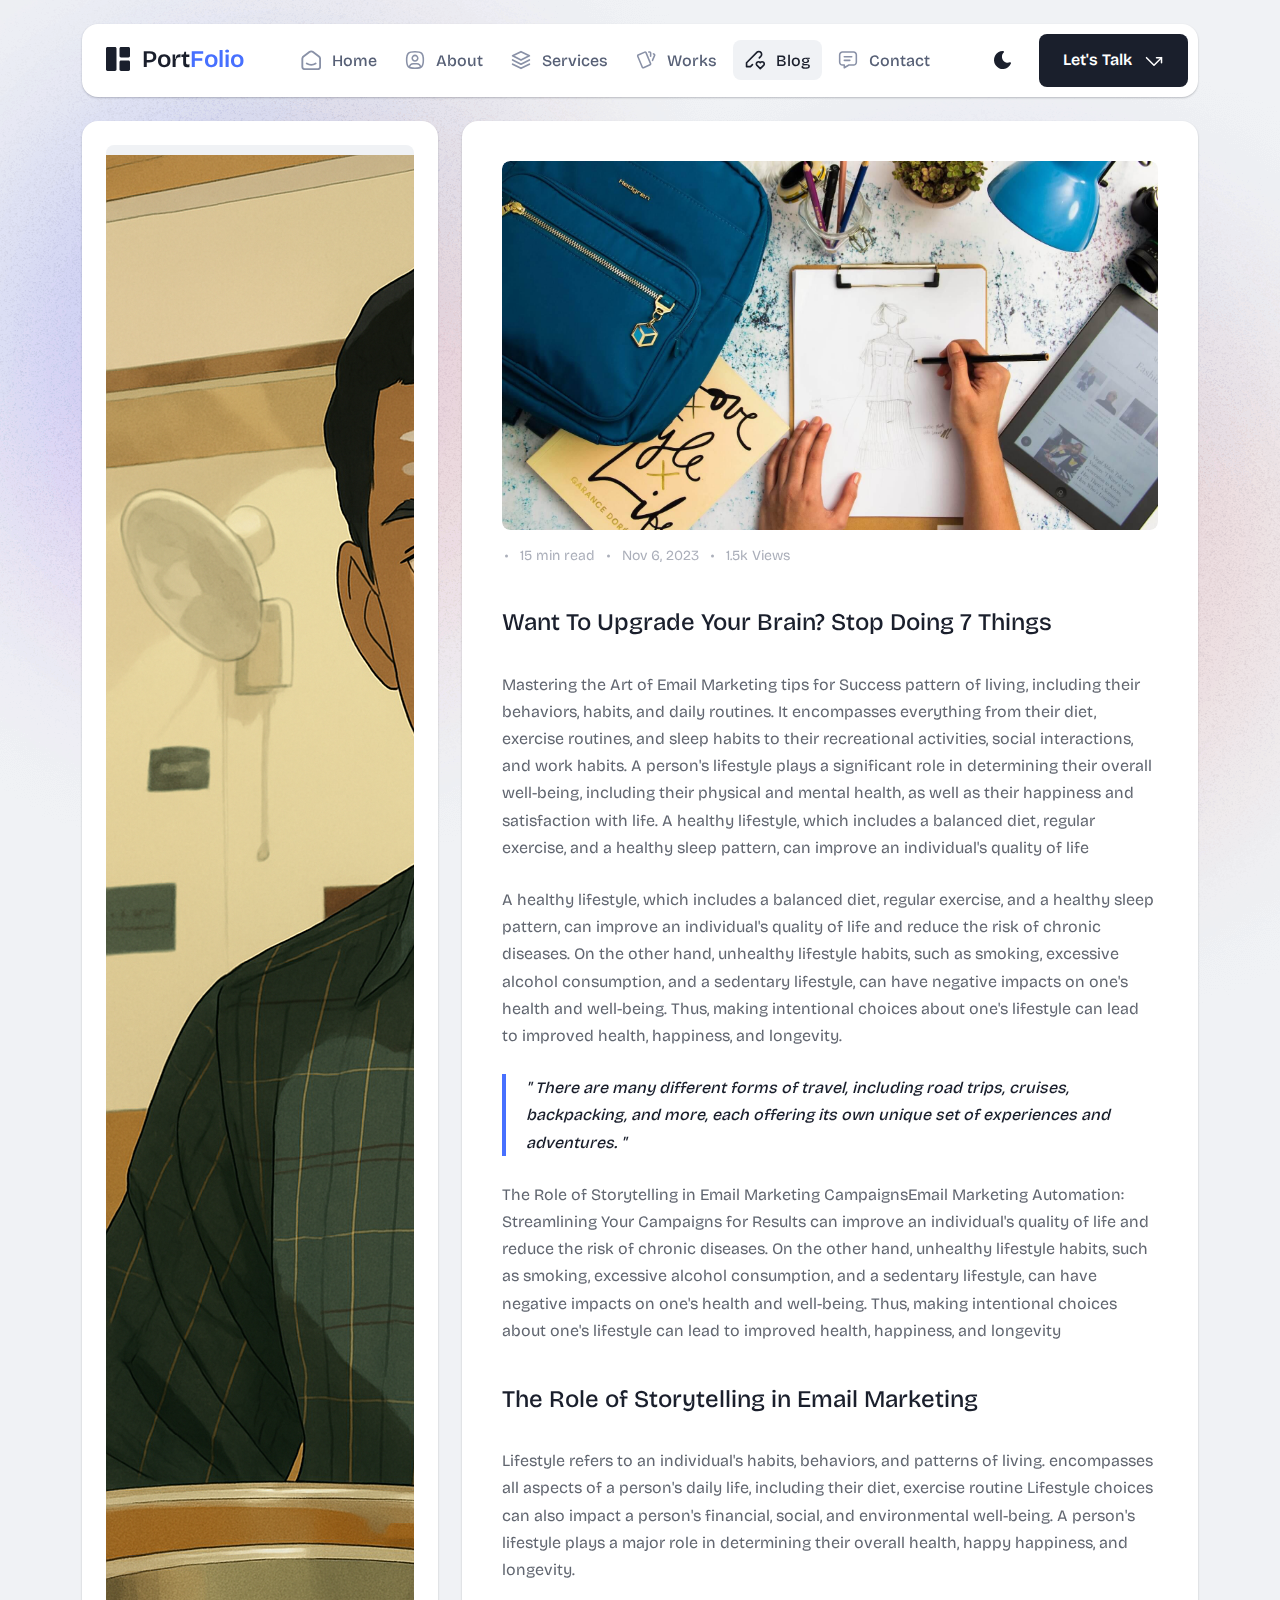
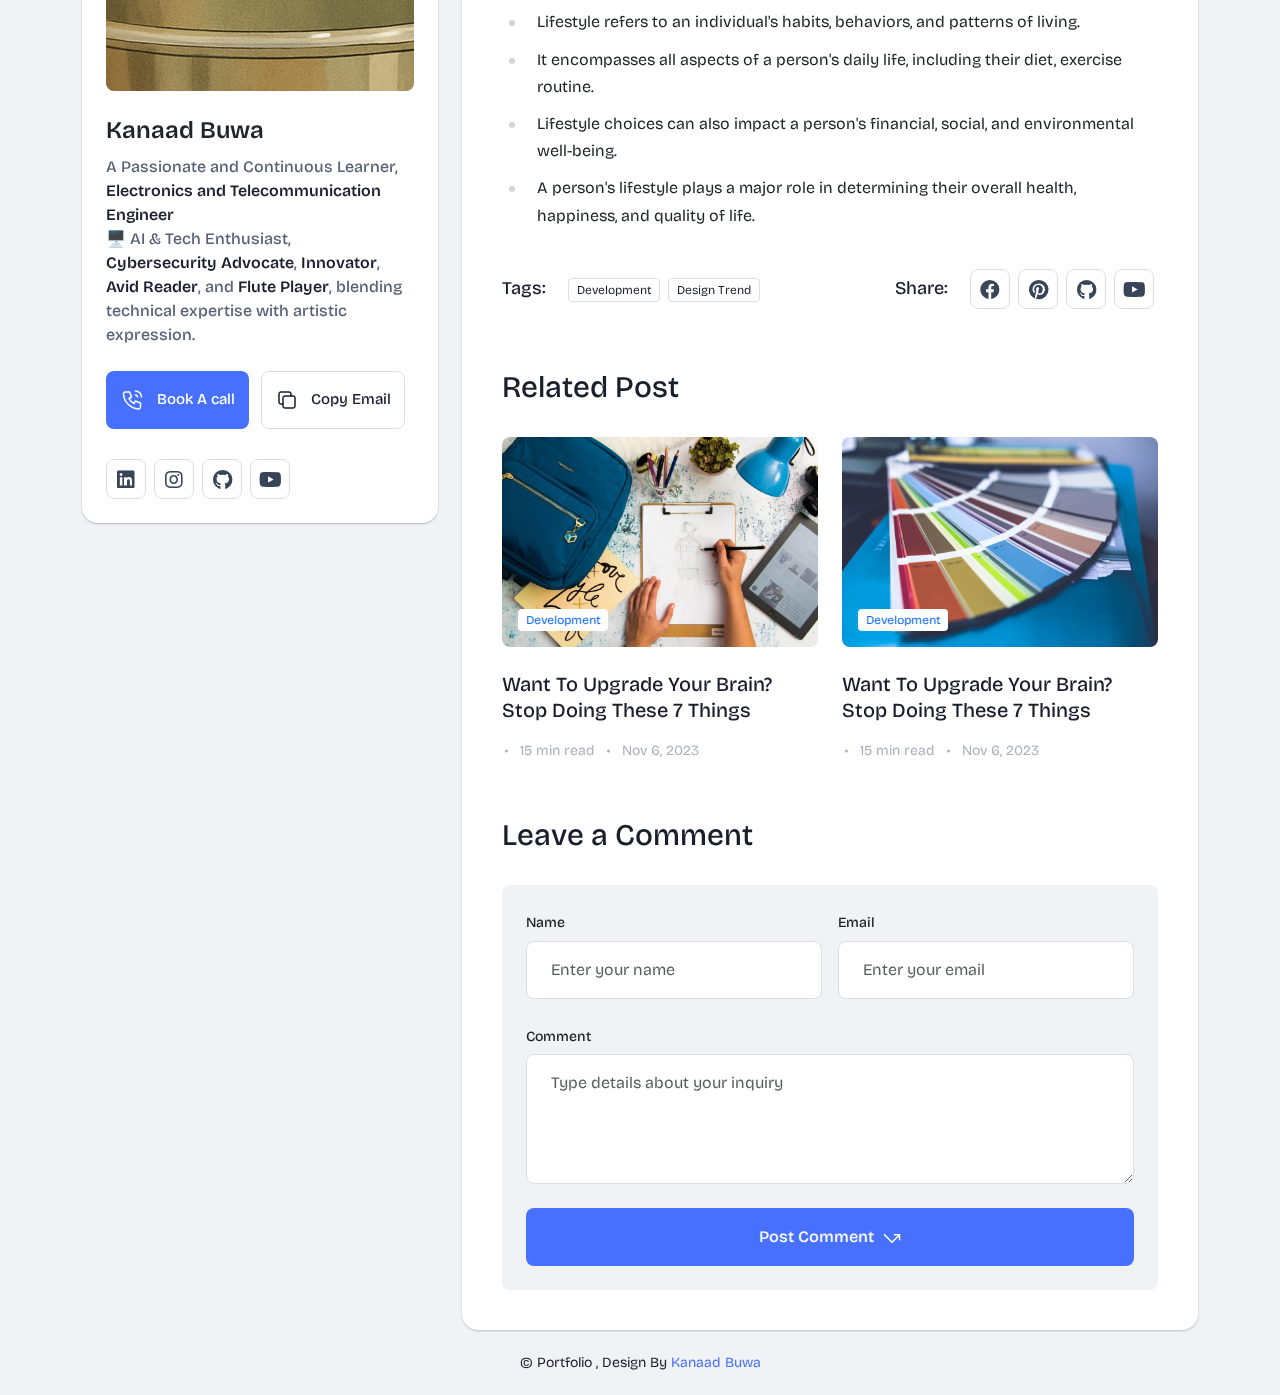
<file: Portfolio-Website/article.html>
<!DOCTYPE html>
<html lang="en">


<head>
  <meta charset="UTF-8">
  <meta http-equiv="X-UA-Compatible" content="IE=edge">
  <title>Article | Kanaad Buwa’s Insights</title>
<meta name="description" content="Dive into deep tech insights and original articles by Kanaad Buwa, exploring the future of intelligent systems.">
  <meta name="viewport" content="width=device-width, initial-scale=1">

  <link rel="shortcut icon" type="image/x-icon" href="assets/img/favicon.svg">
  <!-- Place favicon.ico in the root directory -->

  <!-- CSS here -->
  <link rel="stylesheet" href="assets/css/bootstrap.min.css">
  <link rel="stylesheet" href="assets/fontawsome/css/all.min.css">
  <link rel="stylesheet" href="assets/fontawsome/css/fontawesome.min.css">
  <link rel="stylesheet" href="assets/css/slick.css">
  <link rel="stylesheet" href="assets/css/magnific-popup.css">
  <link rel="stylesheet" href="assets/css/style.css">
  <link rel="stylesheet" href="assets/css/responsive.css">
  <script type="application/ld+json">
    {
      "@context": "https://schema.org",
      "@type": "Person",
      "name": "Kanaad Buwa",
      "url": "https://kanaadbuwa.ct.ws/",
      "jobTitle": "E&TC Engineer | AI Enthusiast | Aspiring Polymath",
      "sameAs": [
        "https://github.com/kanaadbuwa",
        "https://www.linkedin.com/in/kanaad-buwa-342639298/",
        "https://www.instagram.com/kanaad_buwa/"
      ],
      "alumniOf": {
        "@type": "CollegeOrUniversity",
        "name": "K.K. Wagh Institute of Engineering Education and Research"
      },
      "knowsAbout": [
        "Artificial Intelligence",
        "Electronics",
        "Embedded Systems",
        "VLSI",
        "Robotics",
        "Cybersecurity",
        "Systems Thinking",
        "Flute Playing"
      ]
    }
    </script>
</head>

<body>
  <div id="page-content">
    <!-- header part start -->
    <header class="header-area">
      <nav class="navbar">
        <div class="container">
          <div class="menu-container">
            <div class="logo">
              <a class="navbar-brand me-0" href="index.html">
                <svg width="24" height="24" viewBox="0 0 24 24" fill="none" xmlns="http://www.w3.org/2000/svg">
                  <path
                    d="M0 1.5C0 1.10218 0.158035 0.720644 0.43934 0.43934C0.720644 0.158035 1.10218 0 1.5 0L9 0C9.39782 0 9.77936 0.158035 10.0607 0.43934C10.342 0.720644 10.5 1.10218 10.5 1.5V22.5C10.5 22.8978 10.342 23.2794 10.0607 23.5607C9.77936 23.842 9.39782 24 9 24H1.5C1.10218 24 0.720644 23.842 0.43934 23.5607C0.158035 23.2794 0 22.8978 0 22.5V1.5ZM13.5 1.5C13.5 1.10218 13.658 0.720644 13.9393 0.43934C14.2206 0.158035 14.6022 0 15 0L22.5 0C22.8978 0 23.2794 0.158035 23.5607 0.43934C23.842 0.720644 24 1.10218 24 1.5V9C24 9.39782 23.842 9.77936 23.5607 10.0607C23.2794 10.342 22.8978 10.5 22.5 10.5H15C14.6022 10.5 14.2206 10.342 13.9393 10.0607C13.658 9.77936 13.5 9.39782 13.5 9V1.5ZM13.5 15C13.5 14.6022 13.658 14.2206 13.9393 13.9393C14.2206 13.658 14.6022 13.5 15 13.5H22.5C22.8978 13.5 23.2794 13.658 23.5607 13.9393C23.842 14.2206 24 14.6022 24 15V22.5C24 22.8978 23.842 23.2794 23.5607 23.5607C23.2794 23.842 22.8978 24 22.5 24H15C14.6022 24 14.2206 23.842 13.9393 23.5607C13.658 23.2794 13.5 22.8978 13.5 22.5V15Z"
                    class="logo-icon" />
                </svg>
                <span>Port<span class="primary">Folio</span></span>
              </a>
            </div>
            <div class="navbar-main d-flex flex-grow-1">
              <div class="logo inner-logo d-block d-xl-none">
                <a class="navbar-brand me-0" href="index.html">
                  <svg width="24" height="24" viewBox="0 0 24 24" fill="none" xmlns="http://www.w3.org/2000/svg">
                    <path
                      d="M0 1.5C0 1.10218 0.158035 0.720644 0.43934 0.43934C0.720644 0.158035 1.10218 0 1.5 0L9 0C9.39782 0 9.77936 0.158035 10.0607 0.43934C10.342 0.720644 10.5 1.10218 10.5 1.5V22.5C10.5 22.8978 10.342 23.2794 10.0607 23.5607C9.77936 23.842 9.39782 24 9 24H1.5C1.10218 24 0.720644 23.842 0.43934 23.5607C0.158035 23.2794 0 22.8978 0 22.5V1.5ZM13.5 1.5C13.5 1.10218 13.658 0.720644 13.9393 0.43934C14.2206 0.158035 14.6022 0 15 0L22.5 0C22.8978 0 23.2794 0.158035 23.5607 0.43934C23.842 0.720644 24 1.10218 24 1.5V9C24 9.39782 23.842 9.77936 23.5607 10.0607C23.2794 10.342 22.8978 10.5 22.5 10.5H15C14.6022 10.5 14.2206 10.342 13.9393 10.0607C13.658 9.77936 13.5 9.39782 13.5 9V1.5ZM13.5 15C13.5 14.6022 13.658 14.2206 13.9393 13.9393C14.2206 13.658 14.6022 13.5 15 13.5H22.5C22.8978 13.5 23.2794 13.658 23.5607 13.9393C23.842 14.2206 24 14.6022 24 15V22.5C24 22.8978 23.842 23.2794 23.5607 23.5607C23.2794 23.842 22.8978 24 22.5 24H15C14.6022 24 14.2206 23.842 13.9393 23.5607C13.658 23.2794 13.5 22.8978 13.5 22.5V15Z"
                      class="logo-icon" />
                  </svg>
                  <span>Port<span class="primary">Folio</span></span>
                </a>
              </div>
              <ul class="navbar-info mx-auto">
                <li class="nav-item">
                  <a class="nav-link" aria-current="page" href="index.html">
                    <svg class="nav-icon" viewBox="0 0 15 15" fill="none" xmlns="http://www.w3.org/2000/svg">
                      <path
                        d="M13.475 4.92481L9.03083 1.46814C8.64082 1.16473 8.1608 1 7.66667 1C7.17254 1 6.69251 1.16473 6.3025 1.46814L1.8575 4.92481C1.59037 5.13254 1.37424 5.39858 1.22563 5.7026C1.07701 6.00662 0.99984 6.34058 1 6.67897V12.679C1 13.121 1.17559 13.5449 1.48816 13.8575C1.80072 14.17 2.22464 14.3456 2.66667 14.3456H12.6667C13.1087 14.3456 13.5326 14.17 13.8452 13.8575C14.1577 13.5449 14.3333 13.121 14.3333 12.679V6.67897C14.3333 5.99314 14.0167 5.34564 13.475 4.92481Z"
                        stroke-width="1.4" stroke-linecap="round" stroke-linejoin="round" />
                      <path d="M10.9753 10.1665C9.13359 11.2773 6.14859 11.2773 4.30859 10.1665" stroke-width="1.4"
                        stroke-linecap="round" stroke-linejoin="round" />
                    </svg>

                    <span>Home</span>
                  </a>
                </li>
                <li class="nav-item">
                  <a class="nav-link" href="about.html">
                    <svg class="nav-icon" viewBox="0 0 18 18" fill="none" xmlns="http://www.w3.org/2000/svg">
                      <path
                        d="M9 9.8335C9.66304 9.8335 10.2989 9.5701 10.7678 9.10126C11.2366 8.63242 11.5 7.99654 11.5 7.3335C11.5 6.67045 11.2366 6.03457 10.7678 5.56573C10.2989 5.09689 9.66304 4.8335 9 4.8335C8.33696 4.8335 7.70107 5.09689 7.23223 5.56573C6.76339 6.03457 6.5 6.67045 6.5 7.3335C6.5 7.99654 6.76339 8.63242 7.23223 9.10126C7.70107 9.5701 8.33696 9.8335 9 9.8335Z"
                        stroke-width="1.4" stroke-linecap="round" stroke-linejoin="round" />
                      <path
                        d="M9 1.5C15 1.5 16.5 3 16.5 9C16.5 15 15 16.5 9 16.5C3 16.5 1.5 15 1.5 9C1.5 3 3 1.5 9 1.5Z"
                        stroke-width="1.4" stroke-linecap="round" stroke-linejoin="round" />
                      <path
                        d="M4 15.7085V15.6668C4 14.7828 4.35119 13.9349 4.97631 13.3098C5.60143 12.6847 6.44928 12.3335 7.33333 12.3335H10.6667C11.5507 12.3335 12.3986 12.6847 13.0237 13.3098C13.6488 13.9349 14 14.7828 14 15.6668V15.7085"
                        stroke-width="1.4" stroke-linecap="round" stroke-linejoin="round" />
                    </svg>
                    About
                  </a>
                </li>
                <li class="nav-item">
                  <a class="nav-link" href="services.html">
                    <svg class="nav-icon" viewBox="0 0 16 16" fill="none" xmlns="http://www.w3.org/2000/svg">
                      <path d="M7.99967 1.3335L1.33301 4.66683L7.99967 8.00016L14.6663 4.66683L7.99967 1.3335Z"
                        stroke-width="1.4" stroke-linecap="round" stroke-linejoin="round" />
                      <path d="M1.33301 8L7.99967 11.3333L14.6663 8" stroke-width="1.4" stroke-linecap="round"
                        stroke-linejoin="round" />
                      <path d="M1.33301 11.3335L7.99967 14.6668L14.6663 11.3335" stroke-width="1.4"
                        stroke-linecap="round" stroke-linejoin="round" />
                    </svg>
                    Services
                  </a>
                </li>
                <li class="nav-item">
                  <a class="nav-link" href="portfolio.html">
                    <svg class="nav-icon" viewBox="0 0 18 17" fill="none" xmlns="http://www.w3.org/2000/svg">
                      <path
                        d="M2.00326 3.99733L7.95159 1.40649C8.04974 1.36442 8.15533 1.34243 8.26212 1.34181C8.3689 1.34119 8.47473 1.36196 8.57337 1.40289C8.67201 1.44382 8.76145 1.50408 8.83642 1.58013C8.9114 1.65617 8.97039 1.74646 9.00992 1.84566L13.1133 11.764C13.1985 11.9651 13.2014 12.1917 13.1213 12.3949C13.0412 12.5982 12.8845 12.7618 12.6849 12.8507L6.73742 15.4415C6.63922 15.4837 6.53356 15.5058 6.42668 15.5065C6.3198 15.5072 6.21387 15.4864 6.11514 15.4455C6.0164 15.4046 5.92688 15.3442 5.85184 15.2681C5.7768 15.192 5.71778 15.1016 5.67826 15.0023L1.57492 5.08316C1.48963 4.88204 1.48673 4.65546 1.56684 4.45222C1.64696 4.24898 1.80367 4.08616 2.00326 3.99733Z"
                        stroke-width="1.4" stroke-linecap="round" stroke-linejoin="round" />
                      <path
                        d="M11.5 1.3335H12.3333C12.5543 1.3335 12.7663 1.42129 12.9226 1.57757C13.0789 1.73385 13.1667 1.94582 13.1667 2.16683V5.0835"
                        stroke-width="1.4" stroke-linecap="round" stroke-linejoin="round" />
                      <path
                        d="M15.6663 3C15.8863 3.09333 16.0997 3.18083 16.3063 3.2625C16.5098 3.34882 16.6706 3.51241 16.7534 3.71729C16.8362 3.92217 16.8343 4.15155 16.748 4.355L14.833 8.83334"
                        stroke-width="1.4" stroke-linecap="round" stroke-linejoin="round" />
                    </svg>
                    Works
                  </a>
                </li>
                <li class="nav-item">
                  <a class="nav-link active" href="blog.html">
                    <svg class="nav-icon" viewBox="0 0 17 16" fill="none" xmlns="http://www.w3.org/2000/svg">
                      <path
                        d="M12.1663 6.16676L13.4163 4.91676C13.6352 4.69789 13.8088 4.43805 13.9273 4.15208C14.0457 3.86612 14.1067 3.55962 14.1067 3.25009C14.1067 2.94056 14.0457 2.63406 13.9273 2.3481C13.8088 2.06213 13.6352 1.80229 13.4163 1.58342C13.1975 1.36455 12.9376 1.19094 12.6517 1.07248C12.3657 0.954033 12.0592 0.893066 11.7497 0.893066C11.4401 0.893066 11.1336 0.954033 10.8477 1.07248C10.5617 1.19094 10.3019 1.36455 10.083 1.58342L1.33301 10.3334V13.6668H4.66634L6.33301 12.0001"
                        stroke-width="1.4" stroke-linecap="round" stroke-linejoin="round" />
                      <path
                        d="M13.0004 15.3335L15.7921 12.5968C15.9633 12.4307 16.0995 12.232 16.1926 12.0124C16.2857 11.7927 16.3339 11.5567 16.3343 11.3181C16.3347 11.0796 16.2873 10.8434 16.1948 10.6235C16.1024 10.4035 15.9669 10.2044 15.7963 10.0377C15.448 9.69712 14.9806 9.50602 14.4935 9.50509C14.0065 9.50415 13.5383 9.69346 13.1888 10.0327L13.0021 10.216L12.8163 10.0327C12.4681 9.69237 12.0008 9.50143 11.5139 9.50049C11.0271 9.49956 10.5591 9.68871 10.2096 10.0277C10.0383 10.1937 9.9021 10.3924 9.80891 10.612C9.71572 10.8316 9.66746 11.0677 9.667 11.3062C9.66653 11.5447 9.71386 11.781 9.80619 12.0009C9.89853 12.2209 10.034 12.4201 10.2046 12.5868L13.0004 15.3335Z"
                        stroke-width="1.4" stroke-linecap="round" stroke-linejoin="round" />
                    </svg>
                    Blog
                  </a>
                </li>
                <li class="nav-item">
                  <a class="nav-link" href="contact.html">
                    <svg class="nav-icon" viewBox="0 0 18 17" fill="none" xmlns="http://www.w3.org/2000/svg">
                      <path d="M5.66699 5.5H12.3337" stroke-width="1.4" stroke-linecap="round"
                        stroke-linejoin="round" />
                      <path d="M5.66699 8.8335H10.667" stroke-width="1.4" stroke-linecap="round"
                        stroke-linejoin="round" />
                      <path
                        d="M14 1.3335C14.663 1.3335 15.2989 1.59689 15.7678 2.06573C16.2366 2.53457 16.5 3.17045 16.5 3.8335V10.5002C16.5 11.1632 16.2366 11.7991 15.7678 12.2679C15.2989 12.7368 14.663 13.0002 14 13.0002H9.83333L5.66667 15.5002V13.0002H4C3.33696 13.0002 2.70107 12.7368 2.23223 12.2679C1.76339 11.7991 1.5 11.1632 1.5 10.5002V3.8335C1.5 3.17045 1.76339 2.53457 2.23223 2.06573C2.70107 1.59689 3.33696 1.3335 4 1.3335H14Z"
                        stroke-width="1.4" stroke-linecap="round" stroke-linejoin="round" />
                    </svg>
                    Contact
                  </a>
                </li>
              </ul>
              <div class="header-right-info d-flex align-items-center">
                <button class="theme-control-btn">
                  <span class="dark">
                    <svg width="24" height="24" viewBox="0 0 24 24" fill="none" xmlns="http://www.w3.org/2000/svg">
                      <path
                        d="M11.8005 3C10.207 3.0003 8.64356 3.44286 7.27683 4.28049C5.91011 5.11811 4.79139 6.31937 4.04002 7.75612C3.28865 9.19288 2.93281 10.8112 3.01046 12.4386C3.08811 14.0659 3.59633 15.6411 4.48091 16.9963C5.3655 18.3514 6.59326 19.4356 8.03324 20.1333C9.47322 20.8309 11.0714 21.1157 12.6573 20.9574C14.2432 20.7991 15.7573 20.2036 17.0381 19.2344C18.319 18.2652 19.3185 16.9587 19.9301 15.4542C20.2302 14.7162 19.5111 13.9746 18.7875 14.2752C17.5475 14.7888 16.1706 14.8418 14.8963 14.425C13.622 14.0082 12.5308 13.1479 11.8126 11.9937C11.0943 10.8396 10.7943 9.4645 10.9648 8.10764C11.1353 6.75077 11.7655 5.49792 12.7458 4.5669L12.8136 4.4949C13.2986 3.9279 12.913 3.0072 12.1464 3.0072H11.9122L11.8524 3.0018L11.7996 3H11.8005Z"
                        fill="#1A1F2C" />
                    </svg>
                    <small class="theme-text d-block d-xl-none">Change appearance</small>
                  </span>
                  <span class="light">
                    <svg width="24" height="24" viewBox="0 0 24 24" fill="none" xmlns="http://www.w3.org/2000/svg">
                      <path
                        d="M12 19C12.2449 19 12.4813 19.09 12.6644 19.2527C12.8474 19.4155 12.9643 19.6397 12.993 19.883L13 20V21C12.9997 21.2549 12.9021 21.5 12.7272 21.6854C12.5522 21.8707 12.313 21.9822 12.0586 21.9972C11.8042 22.0121 11.5536 21.9293 11.3582 21.7657C11.1627 21.6021 11.0371 21.3701 11.007 21.117L11 21V20C11 19.7348 11.1054 19.4804 11.2929 19.2929C11.4804 19.1054 11.7348 19 12 19Z"
                        fill="#FD7E41" />
                      <path
                        d="M18.3127 16.9099L18.4067 16.9929L19.1067 17.6929C19.2861 17.8729 19.3902 18.1144 19.398 18.3683C19.4057 18.6223 19.3165 18.8697 19.1485 19.0602C18.9804 19.2508 18.7462 19.3702 18.4933 19.3943C18.2403 19.4184 17.9877 19.3454 17.7867 19.1899L17.6927 19.1069L16.9927 18.4069C16.8202 18.2347 16.7165 18.0053 16.7012 17.7619C16.6859 17.5186 16.76 17.278 16.9097 17.0855C17.0593 16.893 17.2741 16.7618 17.5137 16.7166C17.7533 16.6713 18.0012 16.7152 18.2107 16.8399L18.3127 16.9099Z"
                        fill="#FD7E41" />
                      <path
                        d="M7.00747 16.993C7.17965 17.1652 7.28308 17.3943 7.29836 17.6373C7.31364 17.8803 7.23972 18.1206 7.09047 18.313L7.00747 18.407L6.30747 19.107C6.12751 19.2863 5.88604 19.3905 5.63209 19.3982C5.37814 19.406 5.13076 19.3168 4.94019 19.1487C4.74963 18.9807 4.63017 18.7464 4.60607 18.4935C4.58198 18.2406 4.65506 17.988 4.81047 17.787L4.89347 17.693L5.59347 16.993C5.781 16.8055 6.03531 16.7002 6.30047 16.7002C6.56563 16.7002 6.81994 16.8055 7.00747 16.993Z"
                        fill="#FD7E41" />
                      <path
                        d="M3.99987 11C4.25475 11.0003 4.4999 11.0979 4.68524 11.2728C4.87057 11.4478 4.9821 11.687 4.99704 11.9414C5.01198 12.1958 4.92919 12.4464 4.7656 12.6418C4.60201 12.8373 4.36996 12.9629 4.11687 12.993L3.99987 13H2.99987C2.74499 12.9997 2.49984 12.9021 2.3145 12.7272C2.12916 12.5522 2.01763 12.313 2.0027 12.0586C1.98776 11.8042 2.07054 11.5536 2.23413 11.3582C2.39772 11.1627 2.62977 11.0371 2.88287 11.007L2.99987 11H3.99987Z"
                        fill="#FD7E41" />
                      <path
                        d="M20.9999 11C21.2547 11.0003 21.4999 11.0979 21.6852 11.2728C21.8706 11.4478 21.9821 11.687 21.997 11.9414C22.012 12.1958 21.9292 12.4464 21.7656 12.6418C21.602 12.8373 21.37 12.9629 21.1169 12.993L20.9999 13H19.9999C19.745 12.9997 19.4998 12.9021 19.3145 12.7272C19.1292 12.5522 19.0176 12.313 19.0027 12.0586C18.9878 11.8042 19.0705 11.5536 19.2341 11.3582C19.3977 11.1627 19.6298 11.0371 19.8829 11.007L19.9999 11H20.9999Z"
                        fill="#FD7E41" />
                      <path
                        d="M6.21264 4.80985L6.30664 4.89285L7.00664 5.59285C7.18599 5.77281 7.29011 6.01429 7.29787 6.26824C7.30562 6.52219 7.21642 6.76957 7.04839 6.96013C6.88036 7.1507 6.64609 7.27016 6.39316 7.29425C6.14024 7.31834 5.88763 7.24526 5.68664 7.08985L5.59264 7.00685L4.89264 6.30685C4.72073 6.13453 4.61757 5.90543 4.6025 5.66248C4.58744 5.41954 4.6615 5.17945 4.8108 4.98721C4.9601 4.79497 5.1744 4.66378 5.41351 4.61824C5.65262 4.57271 5.90013 4.61594 6.10964 4.73985L6.21264 4.80985Z"
                        fill="#FD7E41" />
                      <path
                        d="M19.1071 4.89288C19.2793 5.06508 19.3827 5.29418 19.398 5.5372C19.4132 5.78023 19.3393 6.02048 19.1901 6.21288L19.1071 6.30688L18.4071 7.00688C18.2271 7.18623 17.9856 7.29036 17.7317 7.29811C17.4777 7.30587 17.2304 7.21667 17.0398 7.04864C16.8492 6.8806 16.7298 6.64633 16.7057 6.39341C16.6816 6.14049 16.7547 5.88788 16.9101 5.68688L16.9931 5.59288L17.6931 4.89288C17.8806 4.70541 18.1349 4.6001 18.4001 4.6001C18.6652 4.6001 18.9196 4.70541 19.1071 4.89288Z"
                        fill="#FD7E41" />
                      <path
                        d="M12 2C12.2449 2.00003 12.4813 2.08996 12.6644 2.25272C12.8474 2.41547 12.9643 2.63975 12.993 2.883L13 3V4C12.9997 4.25488 12.9021 4.50003 12.7272 4.68537C12.5522 4.8707 12.313 4.98223 12.0586 4.99717C11.8042 5.01211 11.5536 4.92933 11.3582 4.76573C11.1627 4.60214 11.0371 4.3701 11.007 4.117L11 4V3C11 2.73478 11.1054 2.48043 11.2929 2.29289C11.4804 2.10536 11.7348 2 12 2Z"
                        fill="#FD7E41" />
                      <path
                        d="M12 7C12.9797 6.99994 13.9378 7.28769 14.7553 7.8275C15.5729 8.36731 16.2138 9.1354 16.5986 10.0364C16.9833 10.9373 17.0949 11.9315 16.9195 12.8953C16.7441 13.8592 16.2893 14.7502 15.6118 15.4579C14.9343 16.1655 14.0638 16.6585 13.1085 16.8756C12.1532 17.0928 11.1552 17.0245 10.2383 16.6793C9.3215 16.334 8.52629 15.7271 7.95146 14.9338C7.37663 14.1405 7.04752 13.1958 7.005 12.217L7 12L7.005 11.783C7.06092 10.4958 7.61161 9.27978 8.54222 8.38866C9.47284 7.49754 10.7115 7.00007 12 7Z"
                        fill="#FD7E41" />
                    </svg>
                    <small class="theme-text d-block d-xl-none">Change appearance</small>
                  </span>
                </button>
                <a href="contact.html" class="lets-talk-btn">
                  Let's Talk
                  <svg class="icon" width="20" height="20" viewBox="0 0 20 20" fill="none"
                    xmlns="http://www.w3.org/2000/svg">
                    <path d="M17.5 11.6665V6.6665H12.5" stroke="white" stroke-width="1.5" stroke-linecap="round"
                      stroke-linejoin="round" />
                    <path d="M17.5 6.6665L10 14.1665L2.5 6.6665" stroke="white" stroke-width="1.5"
                      stroke-linecap="round" stroke-linejoin="round" />
                  </svg>
                </a>
              </div>
            </div>
            <div class="mobile-menu-overlay d-block d-lg-none"></div>
            <div class="mobile-menu-control-bar d-block d-xl-none">
              <button class="mobile-menu-control-bar">
                <i class="fas fa-bars"></i>
              </button>
            </div>
          </div>
        </div>
      </nav>
    </header>
    <!-- header part end -->

    <!-- main area part start -->
    <main>

      <section class="content-box-area mt-4">
        <div class="container">
          <div class="row g-4">
            <div class="col-xl-4">
              <div class="card profile-card">
                <div class="card-body">
                  <div class="image text-center">
                    <img src="assets/img/images/profile.png" alt="profile">
                  </div>
                  <div class="text">
                    <h3 class="card-title">Kanaad Buwa</h3>
                    <p>A Passionate and Continuous Learner, <span>Electronics and Telecommunication Engineer</span> 🖥️ AI & Tech Enthusiast, <span>Cybersecurity Advocate</span>, <span>Innovator</span>, <span>Avid Reader</span>, and <span>Flute Player</span>, blending technical expertise with artistic expression.</p>
                    <div class="common-button-groups">
                      <a class="btn btn-call" href="tel:+918076108816">
                        <svg class="icon" width="25" height="24" viewBox="0 0 25 24" fill="none"
                          xmlns="http://www.w3.org/2000/svg">
                          <path
                            d="M5.5 4H9.5L11.5 9L9 10.5C10.071 12.6715 11.8285 14.429 14 15.5L15.5 13L20.5 15V19C20.5 19.5304 20.2893 20.0391 19.9142 20.4142C19.5391 20.7893 19.0304 21 18.5 21C14.5993 20.763 10.9202 19.1065 8.15683 16.3432C5.3935 13.5798 3.73705 9.90074 3.5 6C3.5 5.46957 3.71071 4.96086 4.08579 4.58579C4.46086 4.21071 4.96957 4 5.5 4Z"
                            stroke="white" stroke-width="1.5" stroke-linecap="round" stroke-linejoin="round" />
                          <path
                            d="M15.5 7C16.0304 7 16.5391 7.21071 16.9142 7.58579C17.2893 7.96086 17.5 8.46957 17.5 9"
                            stroke="white" stroke-width="1.5" stroke-linecap="round" stroke-linejoin="round" />
                          <path d="M15.5 3C17.0913 3 18.6174 3.63214 19.7426 4.75736C20.8679 5.88258 21.5 7.4087 21.5 9"
                            stroke="white" stroke-width="1.5" stroke-linecap="round" stroke-linejoin="round" />
                        </svg>
                        Book A call
                      </a>
                      <button class="btn btn-copy" data-clipboard-text="buwakanaad8@gmail.com">
                        <svg class="icon" width="24" height="24" viewBox="0 0 24 24" fill="none"
                          xmlns="http://www.w3.org/2000/svg">
                          <path
                            d="M8 10C8 9.46957 8.21071 8.96086 8.58579 8.58579C8.96086 8.21071 9.46957 8 10 8H18C18.5304 8 19.0391 8.21071 19.4142 8.58579C19.7893 8.96086 20 9.46957 20 10V18C20 18.5304 19.7893 19.0391 19.4142 19.4142C19.0391 19.7893 18.5304 20 18 20H10C9.46957 20 8.96086 19.7893 8.58579 19.4142C8.21071 19.0391 8 18.5304 8 18V10Z"
                            stroke-width="1.5" stroke-linecap="round" stroke-linejoin="round" />
                          <path
                            d="M16 8V6C16 5.46957 15.7893 4.96086 15.4142 4.58579C15.0391 4.21071 14.5304 4 14 4H6C5.46957 4 4.96086 4.21071 4.58579 4.58579C4.21071 4.96086 4 5.46957 4 6V14C4 14.5304 4.21071 15.0391 4.58579 15.4142C4.96086 15.7893 5.46957 16 6 16H8"
                            stroke-width="1.5" stroke-linecap="round" stroke-linejoin="round" />
                        </svg>
                        Copy Email
                      </button>
                    </div>
                    <div class="social-media-icon">
                      <ul class="list-unstyled">
                        <li><a href="https://www.linkedin.com/in/kanaad-buwa-342639298/"><i class="fab fa-linkedin"></i></a></li>
                        <li><a href="https://www.instagram.com/kanaad_buwa/"><i class="fab fa-instagram"></i></a></li>
                        <li><a href="https://github.com/kanaadbuwa"><i class="fab fa-github"></i></a></li>
                        <li><a href="#"><i class="fab fa-youtube"></i></a></li>
                      </ul>
                    </div>
                  </div>
                </div>
              </div>
            </div>
            <div class="col-xl-8">
              <div class="card content-box-card">
                <div class="card-body portfolio-card article-details-card">
                  <div class="article-details-area">
                    <div class="main-image">
                      <img src="assets/img/blog/blog-img-1.jpg" alt="blog-img-1" class="img-fluid w-100">
                    </div>
                    <ul class="list-unstyled article-tags">
                      <li>15 min read</li>
                      <li>Nov 6, 2023</li>
                      <li>1.5k Views</li>
                    </ul>
                    <div class="article-details-text">
                      <h3 class="main-title">Want To Upgrade Your Brain? Stop Doing 7 Things</h3>
                      <p>Mastering the Art of Email Marketing tips for Success pattern of living, including their
                        behaviors, habits, and daily routines. It encompasses everything from their diet, exercise
                        routines, and sleep habits to their recreational activities, social interactions, and work
                        habits.
                        A person's lifestyle plays a significant role in determining their overall well-being, including
                        their physical and mental health, as well as their happiness and satisfaction with life. A
                        healthy
                        lifestyle, which includes a balanced diet, regular exercise, and a healthy sleep pattern, can
                        improve an individual's quality of life
                      </p>
                      <p>A healthy lifestyle, which includes a balanced diet, regular exercise, and a healthy sleep
                        pattern, can improve an individual's quality of life and reduce the risk of chronic diseases. On
                        the other hand, unhealthy lifestyle habits, such as smoking, excessive alcohol consumption, and
                        a
                        sedentary lifestyle, can have negative impacts on one's health and well-being. Thus, making
                        intentional choices about one's lifestyle can lead to improved health, happiness, and longevity.
                      </p>
                      <blockquote>
                        <p>
                          " There are many different forms of travel, including road trips,
                          cruises, backpacking, and more, each offering its own unique set of
                          experiences and adventures. "
                        </p>
                      </blockquote>
                      <p>The Role of Storytelling in Email Marketing CampaignsEmail Marketing Automation: Streamlining
                        Your Campaigns for Results can improve an individual's quality of life and reduce the risk of
                        chronic diseases. On the other hand, unhealthy lifestyle habits, such as smoking, excessive
                        alcohol consumption, and a sedentary lifestyle, can have negative impacts on one's health and
                        well-being. Thus, making intentional choices about one's lifestyle can lead to improved health,
                        happiness, and longevity</p>
                      <h3 class="main-title inner-title">The Role of Storytelling in Email Marketing</h3>
                      <p>Lifestyle refers to an individual's habits, behaviors, and patterns of living. encompasses all
                        aspects of a person's daily life, including their diet, exercise routine Lifestyle choices can
                        also impact a person's financial, social, and environmental well-being. A person's lifestyle
                        plays
                        a major role in determining their overall health, happy happiness, and longevity.
                      </p>
                      <ul class="list-unstyled listed-info">
                        <li>Lifestyle refers to an individual's habits, behaviors, and patterns of living.</li>
                        <li>It encompasses all aspects of a person's daily life, including their diet, exercise routine.
                        </li>
                        <li>Lifestyle choices can also impact a person's financial, social, and environmental
                          well-being.
                        </li>
                        <li>A person's lifestyle plays a major role in determining their overall health, happiness, and
                          quality of life.</li>
                      </ul>
                      <div class="tags-and-share">
                        <div class="tags">
                          <h3 class="title">Tags:</h3>
                          <ul class="list-unstyled">
                            <li><a href="#">Development</a></li>
                            <li><a href="#">Design Trend</a></li>
                          </ul>
                        </div>
                        <div class="share">
                          <h3 class="title">Share:</h3>
                          <div class="social-media-icon mt-0">
                            <ul class="list-unstyled">
                              <li><a href="#"><i class="fab fa-facebook"></i></a></li>
                              <li><a href="#"><i class="fab fa-pinterest"></i></a></li>
                              <li><a href="#"><i class="fab fa-github"></i></a></li>
                              <li><a href="#"><i class="fab fa-youtube"></i></a></li>
                            </ul>
                          </div>
                        </div>
                      </div>
                      <div class="related-post">
                        <h2 class="main-common-title">Related Post
                        </h2>
                        <div class="row g-4">
                          <div class="col-md-6">
                            <div class="article-publications-item">
                              <div class="image">
                                <a href="article.html" class="d-block w-100">
                                  <img src="assets/img/blog/blog-img-1.jpg" alt="blog-img-1" class="img-fluid w-100">
                                </a>
                                <a href="article.html" class="tags">Development</a>
                              </div>
                              <div class="text">
                                <a href="article.html" class="title">Want To Upgrade Your Brain? Stop Doing These 7
                                  Things</a>
                                <ul class="list-unstyled">
                                  <li>15 min read</li>
                                  <li>Nov 6, 2023</li>
                                </ul>
                              </div>
                            </div>
                          </div>
                          <div class="col-md-6">
                            <div class="article-publications-item">
                              <div class="image">
                                <a href="article.html" class="d-block w-100">
                                  <img src="assets/img/blog/blog-img-2.jpg" alt="blog-img-2" class="img-fluid w-100">
                                </a>
                                <a href="article.html" class="tags">Development</a>
                              </div>
                              <div class="text">
                                <a href="article.html" class="title">Want To Upgrade Your Brain? Stop Doing These 7
                                  Things</a>
                                <ul class="list-unstyled">
                                  <li>15 min read</li>
                                  <li>Nov 6, 2023</li>
                                </ul>
                              </div>
                            </div>
                          </div>
                        </div>
                      </div>
                      <div class="leave-comments-area">
                        <h2 class="main-common-title">Leave a Comment
                        </h2>
                        <div class="comments-box">
                          <div class="row gx-3">
                            <div class="col-md-6">
                              <div class="mb-4">
                                <label class="form-label">Name</label>
                                <input type="text" class="form-control shadow-none" placeholder="Enter your name">
                              </div>
                            </div>
                            <div class="col-md-6">
                              <div class="mb-4">
                                <label class="form-label">Email</label>
                                <input type="text" class="form-control shadow-none" placeholder="Enter your email">
                              </div>
                            </div>
                            <div class="col-md-12">
                              <div class="mb-4">
                                <label class="form-label">Comment</label>
                                <textarea class="form-control shadow-none" rows="4"
                                  placeholder="Type details about your inquiry"></textarea>
                              </div>
                            </div>
                            <div class="col-md-12">
                              <button class="submit-btn" type="submit">
                                Post Comment
                                <svg class="icon" width="20" height="20" viewBox="0 0 20 20" fill="none"
                                  xmlns="http://www.w3.org/2000/svg">
                                  <path d="M17.5 11.6665V6.6665H12.5" stroke="white" stroke-width="1.5"
                                    stroke-linecap="round" stroke-linejoin="round"></path>
                                  <path d="M17.5 6.6665L10 14.1665L2.5 6.6665" stroke="white" stroke-width="1.5"
                                    stroke-linecap="round" stroke-linejoin="round"></path>
                                </svg>
                              </button>
                            </div>
                          </div>
                        </div>
                      </div>
                    </div>
                  </div>
                </div>
              </div>
            </div>
          </div>
        </div>
      </section>

      <!-- background shape area start -->
      <div class="background-shapes">
        <div class="shape-1 common-shape">
          <img src="assets/img/bg/banner-shape-1.png" alt="banner-shape-1">
        </div>
        <div class="shape-2 common-shape">
          <img src="assets/img/bg/banner-shape-1.png" alt="banner-shape-1">
        </div>
        <div class="threed-shape-1 move-with-cursor" data-value="1">
          <img src="assets/img/bg/object-3d-1.png" alt="object-3d-1">
        </div>
        <div class="threed-shape-2 move-with-cursor" data-value="1">
          <img src="assets/img/bg/object-3d-2.png" alt="object-3d-2">
        </div>
      </div>
      <!-- background shape area end -->
    </main>
    <!-- main area part end -->

    <!-- footer part start -->
    <footer class="footer-area">
      <div class="container">
        <div class="text text-center">
          <p>© Portfolio , Design By <a href="#">Kanaad Buwa</a></p>
        </div>
      </div>
    </footer>
    <!-- footer part end -->
  </div>

  <!-- JS here -->
  <script src="assets/js/vendor/jquery-3.6.0.min.js"></script>
  <script src="assets/js/bootstrap.bundle.min.js"></script>
  <script src="assets/js/jquery.magnific-popup.min.js"></script>
  <script src="assets/js/ajax-form.js"></script>
  <script src="assets/js/clipboard.min.js"></script>
  <script src="assets/js/slick.min.js"></script>
  <script src="assets/js/script.js"></script>
</body>



<!-- Mirrored from marveltheme.com/tf/html/bentofolio-html/article.html by HTTrack Website Copier/3.x [XR&CO'2014], Sat, 22 Feb 2025 16:23:23 GMT -->
</html>
</file>
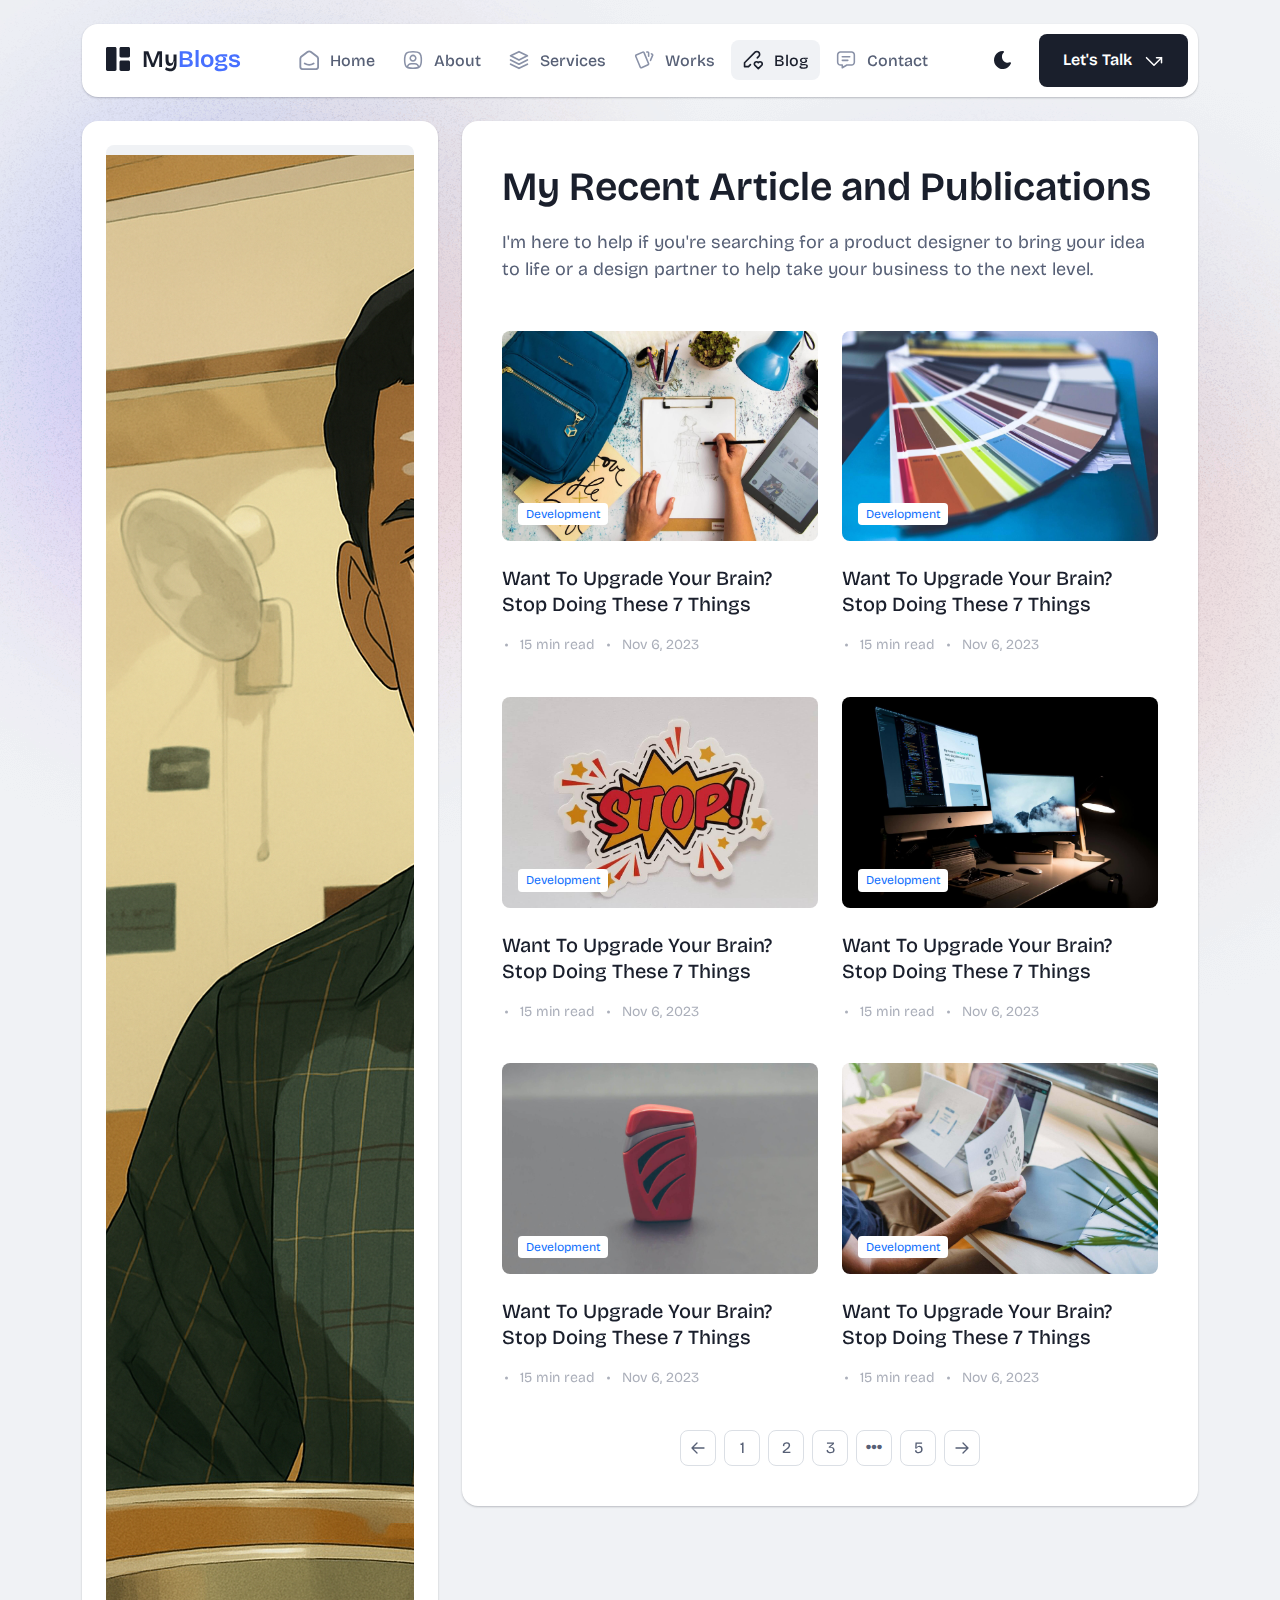
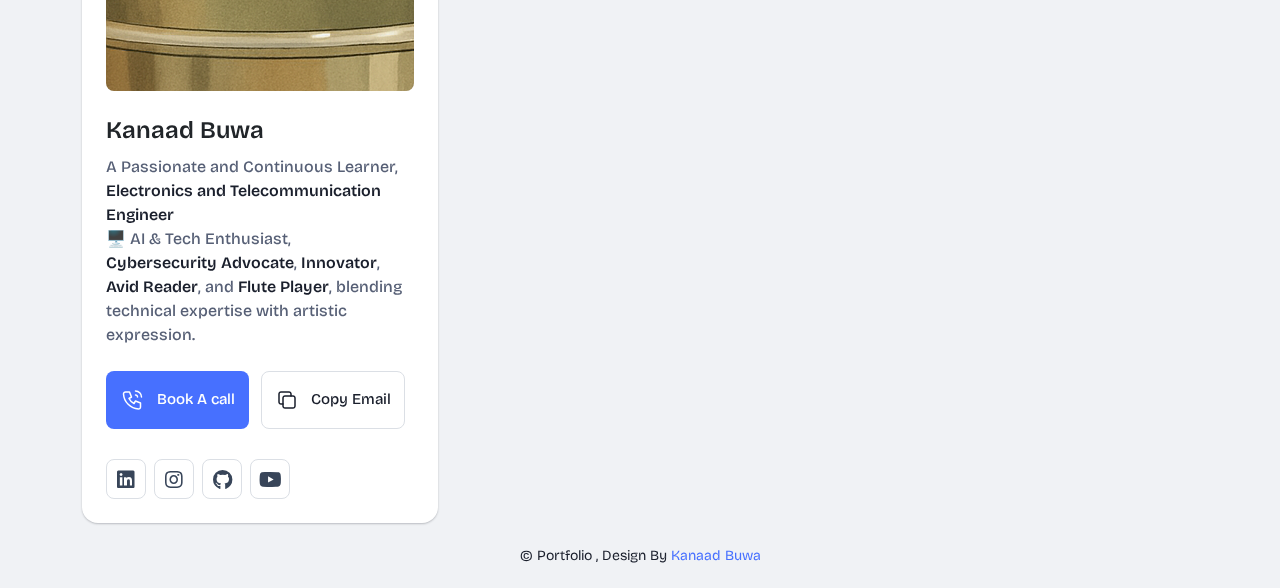
<file: Portfolio-Website/blog.html>
<!DOCTYPE html>
<html lang="en">


<head>
  <meta charset="UTF-8">
  <meta http-equiv="X-UA-Compatible" content="IE=edge">
  <title>Kanaad’s Blog | Writings on various Topics</title>
<meta name="description" content="Read blog posts from Kanaad Buwa on AI, cybersecurity, tech trends, and systems-level problem-solving.">
  <meta name="viewport" content="width=device-width, initial-scale=1">

  <link rel="shortcut icon" type="image/x-icon" href="assets/img/favicon.svg">
  <!-- Place favicon.ico in the root directory -->

  <!-- CSS here -->
  <link rel="stylesheet" href="assets/css/bootstrap.min.css">
  <link rel="stylesheet" href="assets/fontawsome/css/all.min.css">
  <link rel="stylesheet" href="assets/fontawsome/css/fontawesome.min.css">
  <link rel="stylesheet" href="assets/css/slick.css">
  <link rel="stylesheet" href="assets/css/magnific-popup.css">
  <link rel="stylesheet" href="assets/css/style.css">
  <link rel="stylesheet" href="assets/css/responsive.css">
  <script type="application/ld+json">
    {
      "@context": "https://schema.org",
      "@type": "Person",
      "name": "Kanaad Buwa",
      "url": "https://kanaadbuwa.ct.ws/",
      "jobTitle": "E&TC Engineer | AI Enthusiast | Aspiring Polymath",
      "sameAs": [
        "https://github.com/kanaadbuwa",
        "https://www.linkedin.com/in/kanaad-buwa-342639298/",
        "https://www.instagram.com/kanaad_buwa/"
      ],
      "alumniOf": {
        "@type": "CollegeOrUniversity",
        "name": "K.K. Wagh Institute of Engineering Education and Research"
      },
      "knowsAbout": [
        "Artificial Intelligence",
        "Electronics",
        "Embedded Systems",
        "VLSI",
        "Robotics",
        "Cybersecurity",
        "Systems Thinking",
        "Flute Playing"
      ]
    }
    </script>
</head>

<body>
  <div id="page-content">
    <!-- header part start -->
    <header class="header-area">
      <nav class="navbar">
        <div class="container">
          <div class="menu-container">
            <div class="logo">
              <a class="navbar-brand me-0" href="index.html">
                <svg width="24" height="24" viewBox="0 0 24 24" fill="none" xmlns="http://www.w3.org/2000/svg">
                  <path
                    d="M0 1.5C0 1.10218 0.158035 0.720644 0.43934 0.43934C0.720644 0.158035 1.10218 0 1.5 0L9 0C9.39782 0 9.77936 0.158035 10.0607 0.43934C10.342 0.720644 10.5 1.10218 10.5 1.5V22.5C10.5 22.8978 10.342 23.2794 10.0607 23.5607C9.77936 23.842 9.39782 24 9 24H1.5C1.10218 24 0.720644 23.842 0.43934 23.5607C0.158035 23.2794 0 22.8978 0 22.5V1.5ZM13.5 1.5C13.5 1.10218 13.658 0.720644 13.9393 0.43934C14.2206 0.158035 14.6022 0 15 0L22.5 0C22.8978 0 23.2794 0.158035 23.5607 0.43934C23.842 0.720644 24 1.10218 24 1.5V9C24 9.39782 23.842 9.77936 23.5607 10.0607C23.2794 10.342 22.8978 10.5 22.5 10.5H15C14.6022 10.5 14.2206 10.342 13.9393 10.0607C13.658 9.77936 13.5 9.39782 13.5 9V1.5ZM13.5 15C13.5 14.6022 13.658 14.2206 13.9393 13.9393C14.2206 13.658 14.6022 13.5 15 13.5H22.5C22.8978 13.5 23.2794 13.658 23.5607 13.9393C23.842 14.2206 24 14.6022 24 15V22.5C24 22.8978 23.842 23.2794 23.5607 23.5607C23.2794 23.842 22.8978 24 22.5 24H15C14.6022 24 14.2206 23.842 13.9393 23.5607C13.658 23.2794 13.5 22.8978 13.5 22.5V15Z"
                    class="logo-icon" />
                </svg>
                <span>My<span class="primary">Blogs</span></span>
              </a>
            </div>
            <div class="navbar-main d-flex flex-grow-1">
              <div class="logo inner-logo d-block d-xl-none">
                <a class="navbar-brand me-0" href="index.html">
                  <svg width="24" height="24" viewBox="0 0 24 24" fill="none" xmlns="http://www.w3.org/2000/svg">
                    <path
                      d="M0 1.5C0 1.10218 0.158035 0.720644 0.43934 0.43934C0.720644 0.158035 1.10218 0 1.5 0L9 0C9.39782 0 9.77936 0.158035 10.0607 0.43934C10.342 0.720644 10.5 1.10218 10.5 1.5V22.5C10.5 22.8978 10.342 23.2794 10.0607 23.5607C9.77936 23.842 9.39782 24 9 24H1.5C1.10218 24 0.720644 23.842 0.43934 23.5607C0.158035 23.2794 0 22.8978 0 22.5V1.5ZM13.5 1.5C13.5 1.10218 13.658 0.720644 13.9393 0.43934C14.2206 0.158035 14.6022 0 15 0L22.5 0C22.8978 0 23.2794 0.158035 23.5607 0.43934C23.842 0.720644 24 1.10218 24 1.5V9C24 9.39782 23.842 9.77936 23.5607 10.0607C23.2794 10.342 22.8978 10.5 22.5 10.5H15C14.6022 10.5 14.2206 10.342 13.9393 10.0607C13.658 9.77936 13.5 9.39782 13.5 9V1.5ZM13.5 15C13.5 14.6022 13.658 14.2206 13.9393 13.9393C14.2206 13.658 14.6022 13.5 15 13.5H22.5C22.8978 13.5 23.2794 13.658 23.5607 13.9393C23.842 14.2206 24 14.6022 24 15V22.5C24 22.8978 23.842 23.2794 23.5607 23.5607C23.2794 23.842 22.8978 24 22.5 24H15C14.6022 24 14.2206 23.842 13.9393 23.5607C13.658 23.2794 13.5 22.8978 13.5 22.5V15Z"
                      class="logo-icon" />
                  </svg>
                  <span>My<span class="primary">Blogs</span></span>
                </a>
              </div>
              <ul class="navbar-info mx-auto">
                <li class="nav-item">
                  <a class="nav-link" aria-current="page" href="index.html">
                    <svg class="nav-icon" viewBox="0 0 15 15" fill="none" xmlns="http://www.w3.org/2000/svg">
                      <path
                        d="M13.475 4.92481L9.03083 1.46814C8.64082 1.16473 8.1608 1 7.66667 1C7.17254 1 6.69251 1.16473 6.3025 1.46814L1.8575 4.92481C1.59037 5.13254 1.37424 5.39858 1.22563 5.7026C1.07701 6.00662 0.99984 6.34058 1 6.67897V12.679C1 13.121 1.17559 13.5449 1.48816 13.8575C1.80072 14.17 2.22464 14.3456 2.66667 14.3456H12.6667C13.1087 14.3456 13.5326 14.17 13.8452 13.8575C14.1577 13.5449 14.3333 13.121 14.3333 12.679V6.67897C14.3333 5.99314 14.0167 5.34564 13.475 4.92481Z"
                        stroke-width="1.4" stroke-linecap="round" stroke-linejoin="round" />
                      <path d="M10.9753 10.1665C9.13359 11.2773 6.14859 11.2773 4.30859 10.1665" stroke-width="1.4"
                        stroke-linecap="round" stroke-linejoin="round" />
                    </svg>

                    <span>Home</span>
                  </a>
                </li>
                <li class="nav-item">
                  <a class="nav-link" href="about.html">
                    <svg class="nav-icon" viewBox="0 0 18 18" fill="none" xmlns="http://www.w3.org/2000/svg">
                      <path
                        d="M9 9.8335C9.66304 9.8335 10.2989 9.5701 10.7678 9.10126C11.2366 8.63242 11.5 7.99654 11.5 7.3335C11.5 6.67045 11.2366 6.03457 10.7678 5.56573C10.2989 5.09689 9.66304 4.8335 9 4.8335C8.33696 4.8335 7.70107 5.09689 7.23223 5.56573C6.76339 6.03457 6.5 6.67045 6.5 7.3335C6.5 7.99654 6.76339 8.63242 7.23223 9.10126C7.70107 9.5701 8.33696 9.8335 9 9.8335Z"
                        stroke-width="1.4" stroke-linecap="round" stroke-linejoin="round" />
                      <path
                        d="M9 1.5C15 1.5 16.5 3 16.5 9C16.5 15 15 16.5 9 16.5C3 16.5 1.5 15 1.5 9C1.5 3 3 1.5 9 1.5Z"
                        stroke-width="1.4" stroke-linecap="round" stroke-linejoin="round" />
                      <path
                        d="M4 15.7085V15.6668C4 14.7828 4.35119 13.9349 4.97631 13.3098C5.60143 12.6847 6.44928 12.3335 7.33333 12.3335H10.6667C11.5507 12.3335 12.3986 12.6847 13.0237 13.3098C13.6488 13.9349 14 14.7828 14 15.6668V15.7085"
                        stroke-width="1.4" stroke-linecap="round" stroke-linejoin="round" />
                    </svg>
                    About
                  </a>
                </li>
                <li class="nav-item">
                  <a class="nav-link" href="services.html">
                    <svg class="nav-icon" viewBox="0 0 16 16" fill="none" xmlns="http://www.w3.org/2000/svg">
                      <path d="M7.99967 1.3335L1.33301 4.66683L7.99967 8.00016L14.6663 4.66683L7.99967 1.3335Z"
                        stroke-width="1.4" stroke-linecap="round" stroke-linejoin="round" />
                      <path d="M1.33301 8L7.99967 11.3333L14.6663 8" stroke-width="1.4" stroke-linecap="round"
                        stroke-linejoin="round" />
                      <path d="M1.33301 11.3335L7.99967 14.6668L14.6663 11.3335" stroke-width="1.4"
                        stroke-linecap="round" stroke-linejoin="round" />
                    </svg>
                    Services
                  </a>
                </li>
                <li class="nav-item">
                  <a class="nav-link" href="portfolio.html">
                    <svg class="nav-icon" viewBox="0 0 18 17" fill="none" xmlns="http://www.w3.org/2000/svg">
                      <path
                        d="M2.00326 3.99733L7.95159 1.40649C8.04974 1.36442 8.15533 1.34243 8.26212 1.34181C8.3689 1.34119 8.47473 1.36196 8.57337 1.40289C8.67201 1.44382 8.76145 1.50408 8.83642 1.58013C8.9114 1.65617 8.97039 1.74646 9.00992 1.84566L13.1133 11.764C13.1985 11.9651 13.2014 12.1917 13.1213 12.3949C13.0412 12.5982 12.8845 12.7618 12.6849 12.8507L6.73742 15.4415C6.63922 15.4837 6.53356 15.5058 6.42668 15.5065C6.3198 15.5072 6.21387 15.4864 6.11514 15.4455C6.0164 15.4046 5.92688 15.3442 5.85184 15.2681C5.7768 15.192 5.71778 15.1016 5.67826 15.0023L1.57492 5.08316C1.48963 4.88204 1.48673 4.65546 1.56684 4.45222C1.64696 4.24898 1.80367 4.08616 2.00326 3.99733Z"
                        stroke-width="1.4" stroke-linecap="round" stroke-linejoin="round" />
                      <path
                        d="M11.5 1.3335H12.3333C12.5543 1.3335 12.7663 1.42129 12.9226 1.57757C13.0789 1.73385 13.1667 1.94582 13.1667 2.16683V5.0835"
                        stroke-width="1.4" stroke-linecap="round" stroke-linejoin="round" />
                      <path
                        d="M15.6663 3C15.8863 3.09333 16.0997 3.18083 16.3063 3.2625C16.5098 3.34882 16.6706 3.51241 16.7534 3.71729C16.8362 3.92217 16.8343 4.15155 16.748 4.355L14.833 8.83334"
                        stroke-width="1.4" stroke-linecap="round" stroke-linejoin="round" />
                    </svg>
                    Works
                  </a>
                </li>
                <li class="nav-item">
                  <a class="nav-link active" href="blog.html">
                    <svg class="nav-icon" viewBox="0 0 17 16" fill="none" xmlns="http://www.w3.org/2000/svg">
                      <path
                        d="M12.1663 6.16676L13.4163 4.91676C13.6352 4.69789 13.8088 4.43805 13.9273 4.15208C14.0457 3.86612 14.1067 3.55962 14.1067 3.25009C14.1067 2.94056 14.0457 2.63406 13.9273 2.3481C13.8088 2.06213 13.6352 1.80229 13.4163 1.58342C13.1975 1.36455 12.9376 1.19094 12.6517 1.07248C12.3657 0.954033 12.0592 0.893066 11.7497 0.893066C11.4401 0.893066 11.1336 0.954033 10.8477 1.07248C10.5617 1.19094 10.3019 1.36455 10.083 1.58342L1.33301 10.3334V13.6668H4.66634L6.33301 12.0001"
                        stroke-width="1.4" stroke-linecap="round" stroke-linejoin="round" />
                      <path
                        d="M13.0004 15.3335L15.7921 12.5968C15.9633 12.4307 16.0995 12.232 16.1926 12.0124C16.2857 11.7927 16.3339 11.5567 16.3343 11.3181C16.3347 11.0796 16.2873 10.8434 16.1948 10.6235C16.1024 10.4035 15.9669 10.2044 15.7963 10.0377C15.448 9.69712 14.9806 9.50602 14.4935 9.50509C14.0065 9.50415 13.5383 9.69346 13.1888 10.0327L13.0021 10.216L12.8163 10.0327C12.4681 9.69237 12.0008 9.50143 11.5139 9.50049C11.0271 9.49956 10.5591 9.68871 10.2096 10.0277C10.0383 10.1937 9.9021 10.3924 9.80891 10.612C9.71572 10.8316 9.66746 11.0677 9.667 11.3062C9.66653 11.5447 9.71386 11.781 9.80619 12.0009C9.89853 12.2209 10.034 12.4201 10.2046 12.5868L13.0004 15.3335Z"
                        stroke-width="1.4" stroke-linecap="round" stroke-linejoin="round" />
                    </svg>
                    Blog
                  </a>
                </li>
                <li class="nav-item">
                  <a class="nav-link" href="contact.html">
                    <svg class="nav-icon" viewBox="0 0 18 17" fill="none" xmlns="http://www.w3.org/2000/svg">
                      <path d="M5.66699 5.5H12.3337" stroke-width="1.4" stroke-linecap="round"
                        stroke-linejoin="round" />
                      <path d="M5.66699 8.8335H10.667" stroke-width="1.4" stroke-linecap="round"
                        stroke-linejoin="round" />
                      <path
                        d="M14 1.3335C14.663 1.3335 15.2989 1.59689 15.7678 2.06573C16.2366 2.53457 16.5 3.17045 16.5 3.8335V10.5002C16.5 11.1632 16.2366 11.7991 15.7678 12.2679C15.2989 12.7368 14.663 13.0002 14 13.0002H9.83333L5.66667 15.5002V13.0002H4C3.33696 13.0002 2.70107 12.7368 2.23223 12.2679C1.76339 11.7991 1.5 11.1632 1.5 10.5002V3.8335C1.5 3.17045 1.76339 2.53457 2.23223 2.06573C2.70107 1.59689 3.33696 1.3335 4 1.3335H14Z"
                        stroke-width="1.4" stroke-linecap="round" stroke-linejoin="round" />
                    </svg>
                    Contact
                  </a>
                </li>
              </ul>
              <div class="header-right-info d-flex align-items-center">
                <button class="theme-control-btn">
                  <span class="dark">
                    <svg width="24" height="24" viewBox="0 0 24 24" fill="none" xmlns="http://www.w3.org/2000/svg">
                      <path
                        d="M11.8005 3C10.207 3.0003 8.64356 3.44286 7.27683 4.28049C5.91011 5.11811 4.79139 6.31937 4.04002 7.75612C3.28865 9.19288 2.93281 10.8112 3.01046 12.4386C3.08811 14.0659 3.59633 15.6411 4.48091 16.9963C5.3655 18.3514 6.59326 19.4356 8.03324 20.1333C9.47322 20.8309 11.0714 21.1157 12.6573 20.9574C14.2432 20.7991 15.7573 20.2036 17.0381 19.2344C18.319 18.2652 19.3185 16.9587 19.9301 15.4542C20.2302 14.7162 19.5111 13.9746 18.7875 14.2752C17.5475 14.7888 16.1706 14.8418 14.8963 14.425C13.622 14.0082 12.5308 13.1479 11.8126 11.9937C11.0943 10.8396 10.7943 9.4645 10.9648 8.10764C11.1353 6.75077 11.7655 5.49792 12.7458 4.5669L12.8136 4.4949C13.2986 3.9279 12.913 3.0072 12.1464 3.0072H11.9122L11.8524 3.0018L11.7996 3H11.8005Z"
                        fill="#1A1F2C" />
                    </svg>
                    <small class="theme-text d-block d-xl-none">Change appearance</small>
                  </span>
                  <span class="light">
                    <svg width="24" height="24" viewBox="0 0 24 24" fill="none" xmlns="http://www.w3.org/2000/svg">
                      <path
                        d="M12 19C12.2449 19 12.4813 19.09 12.6644 19.2527C12.8474 19.4155 12.9643 19.6397 12.993 19.883L13 20V21C12.9997 21.2549 12.9021 21.5 12.7272 21.6854C12.5522 21.8707 12.313 21.9822 12.0586 21.9972C11.8042 22.0121 11.5536 21.9293 11.3582 21.7657C11.1627 21.6021 11.0371 21.3701 11.007 21.117L11 21V20C11 19.7348 11.1054 19.4804 11.2929 19.2929C11.4804 19.1054 11.7348 19 12 19Z"
                        fill="#FD7E41" />
                      <path
                        d="M18.3127 16.9099L18.4067 16.9929L19.1067 17.6929C19.2861 17.8729 19.3902 18.1144 19.398 18.3683C19.4057 18.6223 19.3165 18.8697 19.1485 19.0602C18.9804 19.2508 18.7462 19.3702 18.4933 19.3943C18.2403 19.4184 17.9877 19.3454 17.7867 19.1899L17.6927 19.1069L16.9927 18.4069C16.8202 18.2347 16.7165 18.0053 16.7012 17.7619C16.6859 17.5186 16.76 17.278 16.9097 17.0855C17.0593 16.893 17.2741 16.7618 17.5137 16.7166C17.7533 16.6713 18.0012 16.7152 18.2107 16.8399L18.3127 16.9099Z"
                        fill="#FD7E41" />
                      <path
                        d="M7.00747 16.993C7.17965 17.1652 7.28308 17.3943 7.29836 17.6373C7.31364 17.8803 7.23972 18.1206 7.09047 18.313L7.00747 18.407L6.30747 19.107C6.12751 19.2863 5.88604 19.3905 5.63209 19.3982C5.37814 19.406 5.13076 19.3168 4.94019 19.1487C4.74963 18.9807 4.63017 18.7464 4.60607 18.4935C4.58198 18.2406 4.65506 17.988 4.81047 17.787L4.89347 17.693L5.59347 16.993C5.781 16.8055 6.03531 16.7002 6.30047 16.7002C6.56563 16.7002 6.81994 16.8055 7.00747 16.993Z"
                        fill="#FD7E41" />
                      <path
                        d="M3.99987 11C4.25475 11.0003 4.4999 11.0979 4.68524 11.2728C4.87057 11.4478 4.9821 11.687 4.99704 11.9414C5.01198 12.1958 4.92919 12.4464 4.7656 12.6418C4.60201 12.8373 4.36996 12.9629 4.11687 12.993L3.99987 13H2.99987C2.74499 12.9997 2.49984 12.9021 2.3145 12.7272C2.12916 12.5522 2.01763 12.313 2.0027 12.0586C1.98776 11.8042 2.07054 11.5536 2.23413 11.3582C2.39772 11.1627 2.62977 11.0371 2.88287 11.007L2.99987 11H3.99987Z"
                        fill="#FD7E41" />
                      <path
                        d="M20.9999 11C21.2547 11.0003 21.4999 11.0979 21.6852 11.2728C21.8706 11.4478 21.9821 11.687 21.997 11.9414C22.012 12.1958 21.9292 12.4464 21.7656 12.6418C21.602 12.8373 21.37 12.9629 21.1169 12.993L20.9999 13H19.9999C19.745 12.9997 19.4998 12.9021 19.3145 12.7272C19.1292 12.5522 19.0176 12.313 19.0027 12.0586C18.9878 11.8042 19.0705 11.5536 19.2341 11.3582C19.3977 11.1627 19.6298 11.0371 19.8829 11.007L19.9999 11H20.9999Z"
                        fill="#FD7E41" />
                      <path
                        d="M6.21264 4.80985L6.30664 4.89285L7.00664 5.59285C7.18599 5.77281 7.29011 6.01429 7.29787 6.26824C7.30562 6.52219 7.21642 6.76957 7.04839 6.96013C6.88036 7.1507 6.64609 7.27016 6.39316 7.29425C6.14024 7.31834 5.88763 7.24526 5.68664 7.08985L5.59264 7.00685L4.89264 6.30685C4.72073 6.13453 4.61757 5.90543 4.6025 5.66248C4.58744 5.41954 4.6615 5.17945 4.8108 4.98721C4.9601 4.79497 5.1744 4.66378 5.41351 4.61824C5.65262 4.57271 5.90013 4.61594 6.10964 4.73985L6.21264 4.80985Z"
                        fill="#FD7E41" />
                      <path
                        d="M19.1071 4.89288C19.2793 5.06508 19.3827 5.29418 19.398 5.5372C19.4132 5.78023 19.3393 6.02048 19.1901 6.21288L19.1071 6.30688L18.4071 7.00688C18.2271 7.18623 17.9856 7.29036 17.7317 7.29811C17.4777 7.30587 17.2304 7.21667 17.0398 7.04864C16.8492 6.8806 16.7298 6.64633 16.7057 6.39341C16.6816 6.14049 16.7547 5.88788 16.9101 5.68688L16.9931 5.59288L17.6931 4.89288C17.8806 4.70541 18.1349 4.6001 18.4001 4.6001C18.6652 4.6001 18.9196 4.70541 19.1071 4.89288Z"
                        fill="#FD7E41" />
                      <path
                        d="M12 2C12.2449 2.00003 12.4813 2.08996 12.6644 2.25272C12.8474 2.41547 12.9643 2.63975 12.993 2.883L13 3V4C12.9997 4.25488 12.9021 4.50003 12.7272 4.68537C12.5522 4.8707 12.313 4.98223 12.0586 4.99717C11.8042 5.01211 11.5536 4.92933 11.3582 4.76573C11.1627 4.60214 11.0371 4.3701 11.007 4.117L11 4V3C11 2.73478 11.1054 2.48043 11.2929 2.29289C11.4804 2.10536 11.7348 2 12 2Z"
                        fill="#FD7E41" />
                      <path
                        d="M12 7C12.9797 6.99994 13.9378 7.28769 14.7553 7.8275C15.5729 8.36731 16.2138 9.1354 16.5986 10.0364C16.9833 10.9373 17.0949 11.9315 16.9195 12.8953C16.7441 13.8592 16.2893 14.7502 15.6118 15.4579C14.9343 16.1655 14.0638 16.6585 13.1085 16.8756C12.1532 17.0928 11.1552 17.0245 10.2383 16.6793C9.3215 16.334 8.52629 15.7271 7.95146 14.9338C7.37663 14.1405 7.04752 13.1958 7.005 12.217L7 12L7.005 11.783C7.06092 10.4958 7.61161 9.27978 8.54222 8.38866C9.47284 7.49754 10.7115 7.00007 12 7Z"
                        fill="#FD7E41" />
                    </svg>
                    <small class="theme-text d-block d-xl-none">Change appearance</small>
                  </span>
                </button>
                <a href="contact.html" class="lets-talk-btn">
                  Let's Talk
                  <svg class="icon" width="20" height="20" viewBox="0 0 20 20" fill="none"
                    xmlns="http://www.w3.org/2000/svg">
                    <path d="M17.5 11.6665V6.6665H12.5" stroke="white" stroke-width="1.5" stroke-linecap="round"
                      stroke-linejoin="round" />
                    <path d="M17.5 6.6665L10 14.1665L2.5 6.6665" stroke="white" stroke-width="1.5"
                      stroke-linecap="round" stroke-linejoin="round" />
                  </svg>
                </a>
              </div>
            </div>
            <div class="mobile-menu-overlay d-block d-lg-none"></div>
            <div class="mobile-menu-control-bar d-block d-xl-none">
              <button class="mobile-menu-control-bar">
                <i class="fas fa-bars"></i>
              </button>
            </div>
          </div>
        </div>
      </nav>
    </header>
    <!-- header part end -->

    <!-- main area part start -->
    <main>

      <section class="content-box-area mt-4">
        <div class="container">
          <div class="row g-4">
            <div class="col-xl-4">
              <div class="card profile-card">
                <div class="card-body">
                  <div class="image text-center">
                    <img src="assets/img/images/profile.png" alt="profile">
                  </div>
                  <div class="text">
                    <h3 class="card-title">Kanaad Buwa</h3>
                    <p>A Passionate and Continuous Learner, <span>Electronics and Telecommunication Engineer</span> 🖥️ AI & Tech Enthusiast, <span>Cybersecurity Advocate</span>, <span>Innovator</span>, <span>Avid Reader</span>, and <span>Flute Player</span>, blending technical expertise with artistic expression.</p>
                    <div class="common-button-groups">
                      <a class="btn btn-call" href="tel:+918076108816">
                        <svg class="icon" width="25" height="24" viewBox="0 0 25 24" fill="none"
                          xmlns="http://www.w3.org/2000/svg">
                          <path
                            d="M5.5 4H9.5L11.5 9L9 10.5C10.071 12.6715 11.8285 14.429 14 15.5L15.5 13L20.5 15V19C20.5 19.5304 20.2893 20.0391 19.9142 20.4142C19.5391 20.7893 19.0304 21 18.5 21C14.5993 20.763 10.9202 19.1065 8.15683 16.3432C5.3935 13.5798 3.73705 9.90074 3.5 6C3.5 5.46957 3.71071 4.96086 4.08579 4.58579C4.46086 4.21071 4.96957 4 5.5 4Z"
                            stroke="white" stroke-width="1.5" stroke-linecap="round" stroke-linejoin="round" />
                          <path
                            d="M15.5 7C16.0304 7 16.5391 7.21071 16.9142 7.58579C17.2893 7.96086 17.5 8.46957 17.5 9"
                            stroke="white" stroke-width="1.5" stroke-linecap="round" stroke-linejoin="round" />
                          <path d="M15.5 3C17.0913 3 18.6174 3.63214 19.7426 4.75736C20.8679 5.88258 21.5 7.4087 21.5 9"
                            stroke="white" stroke-width="1.5" stroke-linecap="round" stroke-linejoin="round" />
                        </svg>
                        Book A call
                      </a>
                      <button class="btn btn-copy" data-clipboard-text="buwakanaad8@gmail.com">
                        <svg class="icon" width="24" height="24" viewBox="0 0 24 24" fill="none"
                          xmlns="http://www.w3.org/2000/svg">
                          <path
                            d="M8 10C8 9.46957 8.21071 8.96086 8.58579 8.58579C8.96086 8.21071 9.46957 8 10 8H18C18.5304 8 19.0391 8.21071 19.4142 8.58579C19.7893 8.96086 20 9.46957 20 10V18C20 18.5304 19.7893 19.0391 19.4142 19.4142C19.0391 19.7893 18.5304 20 18 20H10C9.46957 20 8.96086 19.7893 8.58579 19.4142C8.21071 19.0391 8 18.5304 8 18V10Z"
                            stroke-width="1.5" stroke-linecap="round" stroke-linejoin="round" />
                          <path
                            d="M16 8V6C16 5.46957 15.7893 4.96086 15.4142 4.58579C15.0391 4.21071 14.5304 4 14 4H6C5.46957 4 4.96086 4.21071 4.58579 4.58579C4.21071 4.96086 4 5.46957 4 6V14C4 14.5304 4.21071 15.0391 4.58579 15.4142C4.96086 15.7893 5.46957 16 6 16H8"
                            stroke-width="1.5" stroke-linecap="round" stroke-linejoin="round" />
                        </svg>
                        Copy Email
                      </button>
                    </div>
                    <div class="social-media-icon">
                      <ul class="list-unstyled">
                        <li><a href="https://www.linkedin.com/in/kanaad-buwa-342639298/"><i class="fab fa-linkedin"></i></a></li>
                        <li><a href="https://www.instagram.com/kanaad_buwa/"><i class="fab fa-instagram"></i></a></li>
                        <li><a href="https://github.com/kanaadbuwa"><i class="fab fa-github"></i></a></li>
                        <li><a href="#"><i class="fab fa-youtube"></i></a></li>
                      </ul>
                    </div>
                  </div>
                </div>
              </div>
            </div>
            <div class="col-xl-8">
              <div class="card content-box-card">
                <div class="card-body portfolio-card">
                  <div class="top-info">
                    <div class="text">
                      <h1 class="main-title">My Recent Article and Publications</h1>
                      <p>I'm here to help if you're searching for a product designer to bring your idea to life or a
                        design partner to help take your business to the next level.</p>
                    </div>
                  </div>
                  <div class="article-publications article-area">
                    <div class="article-publications-main">
                      <div class="row">
                        <div class="col-xl-6 col-lg-4 col-md-6">
                          <div class="article-publications-item">
                            <div class="image">
                              <a href="article.html" class="d-block w-100">
                                <img src="assets/img/blog/blog-img-1.jpg" alt="blog-img-1" class="img-fluid w-100">
                              </a>
                              <a href="article.html" class="tags">Development</a>
                            </div>
                            <div class="text">
                              <a href="article.html" class="title">Want To Upgrade Your Brain? Stop Doing These 7
                                Things</a>
                              <ul class="list-unstyled">
                                <li>15 min read</li>
                                <li>Nov 6, 2023</li>
                              </ul>
                            </div>
                          </div>
                        </div>
                        <div class="col-xl-6 col-lg-4 col-md-6">
                          <div class="article-publications-item">
                            <div class="image">
                              <a href="article.html" class="d-block w-100">
                                <img src="assets/img/blog/blog-img-2.jpg" alt="blog-img-2" class="img-fluid w-100">
                              </a>
                              <a href="article.html" class="tags">Development</a>
                            </div>
                            <div class="text">
                              <a href="article.html" class="title">Want To Upgrade Your Brain? Stop Doing These 7
                                Things</a>
                              <ul class="list-unstyled">
                                <li>15 min read</li>
                                <li>Nov 6, 2023</li>
                              </ul>
                            </div>
                          </div>
                        </div>
                        <div class="col-xl-6 col-lg-4 col-md-6">
                          <div class="article-publications-item">
                            <div class="image">
                              <a href="article.html" class="d-block w-100">
                                <img src="assets/img/blog/blog-img-3.jpg" alt="blog-img-3" class="img-fluid w-100">
                              </a>
                              <a href="article.html" class="tags">Development</a>
                            </div>
                            <div class="text">
                              <a href="article.html" class="title">Want To Upgrade Your Brain? Stop Doing These 7
                                Things</a>
                              <ul class="list-unstyled">
                                <li>15 min read</li>
                                <li>Nov 6, 2023</li>
                              </ul>
                            </div>
                          </div>
                        </div>
                        <div class="col-xl-6 col-lg-4 col-md-6">
                          <div class="article-publications-item">
                            <div class="image">
                              <a href="article.html" class="d-block w-100">
                                <img src="assets/img/blog/blog-img-4.jpg" alt="blog-img-4" class="img-fluid w-100">
                              </a>
                              <a href="article.html" class="tags">Development</a>
                            </div>
                            <div class="text">
                              <a href="article.html" class="title">Want To Upgrade Your Brain? Stop Doing These 7
                                Things</a>
                              <ul class="list-unstyled">
                                <li>15 min read</li>
                                <li>Nov 6, 2023</li>
                              </ul>
                            </div>
                          </div>
                        </div>
                        <div class="col-xl-6 col-lg-4 col-md-6">
                          <div class="article-publications-item">
                            <div class="image">
                              <a href="article.html" class="d-block w-100">
                                <img src="assets/img/blog/blog-img-5.jpg" alt="blog-img-5" class="img-fluid w-100">
                              </a>
                              <a href="article.html" class="tags">Development</a>
                            </div>
                            <div class="text">
                              <a href="article.html" class="title">Want To Upgrade Your Brain? Stop Doing These 7
                                Things</a>
                              <ul class="list-unstyled">
                                <li>15 min read</li>
                                <li>Nov 6, 2023</li>
                              </ul>
                            </div>
                          </div>
                        </div>
                        <div class="col-xl-6 col-lg-4 col-md-6">
                          <div class="article-publications-item">
                            <div class="image">
                              <a href="article.html" class="d-block w-100">
                                <img src="assets/img/blog/blog-img-6.jpg" alt="blog-img-6" class="img-fluid w-100">
                              </a>
                              <a href="article.html" class="tags">Development</a>
                            </div>
                            <div class="text">
                              <a href="article.html" class="title">Want To Upgrade Your Brain? Stop Doing These 7
                                Things</a>
                              <ul class="list-unstyled">
                                <li>15 min read</li>
                                <li>Nov 6, 2023</li>
                              </ul>
                            </div>
                          </div>
                        </div>
                      </div>
                    </div>
                  </div>
                  <div class="pagination">
                    <ul class="list-unstyled">
                      <li class="prev">
                        <button>
                          <svg class="icon" xmlns="http://www.w3.org/2000/svg" fill="none" viewBox="0 0 24 24"
                            stroke-width="2" stroke="currentColor">
                            <path stroke-linecap="round" stroke-linejoin="round"
                              d="M10.5 19.5 3 12m0 0 7.5-7.5M3 12h18">
                            </path>
                          </svg>
                        </button>
                      </li>
                      <li><button>1</button></li>
                      <li><button>2</button></li>
                      <li><button>3</button></li>
                      <li>
                        <button class="next-page-btn">
                          <span class="dots"><i class="fas fa-ellipsis-h"></i></span>
                          <span class="next-page">
                            <svg class="icon icon-arrow-right" xmlns="http://www.w3.org/2000/svg" width="24" height="24"
                              viewBox="0 0 24 24" fill="none" stroke="currentColor" stroke-width="2"
                              stroke-linecap="round" stroke-linejoin="round">
                              <path d="m6 17 5-5-5-5"></path>
                              <path d="m13 17 5-5-5-5"></path>
                            </svg>
                          </span>
                          <span class="next-page-number">Next 4 pages</span>
                        </button>
                      </li>
                      <li><button>5</button></li>
                      <li class="next">
                        <button>
                          <svg class="icon" xmlns="http://www.w3.org/2000/svg" fill="none" viewBox="0 0 24 24"
                            stroke-width="2" stroke="currentColor">
                            <path stroke-linecap="round" stroke-linejoin="round"
                              d="M13.5 4.5 21 12m0 0-7.5 7.5M21 12H3">
                            </path>
                          </svg>
                        </button>
                      </li>
                    </ul>
                  </div>
                </div>
              </div>
            </div>
          </div>
        </div>
      </section>

      <!-- background shape area start -->
      <div class="background-shapes">
        <div class="shape-1 common-shape">
          <img src="assets/img/bg/banner-shape-1.png" alt="banner-shape-1">
        </div>
        <div class="shape-2 common-shape">
          <img src="assets/img/bg/banner-shape-1.png" alt="banner-shape-1">
        </div>
        <div class="threed-shape-1 move-with-cursor" data-value="1">
          <img src="assets/img/bg/object-3d-1.png" alt="object-3d-1">
        </div>
        <div class="threed-shape-2 move-with-cursor" data-value="1">
          <img src="assets/img/bg/object-3d-2.png" alt="object-3d-2">
        </div>
      </div>
      <!-- background shape area end -->
    </main>
    <!-- main area part end -->

    <!-- footer part start -->
    <footer class="footer-area">
      <div class="container">
        <div class="text text-center">
          <p>© Portfolio , Design By <a href="#">Kanaad Buwa</a></p>
        </div>
      </div>
    </footer>
    <!-- footer part end -->
  </div>

  <!-- JS here -->
  <script src="assets/js/vendor/jquery-3.6.0.min.js"></script>
  <script src="assets/js/bootstrap.bundle.min.js"></script>
  <script src="assets/js/jquery.magnific-popup.min.js"></script>
  <script src="assets/js/ajax-form.js"></script>
  <script src="assets/js/clipboard.min.js"></script>
  <script src="assets/js/slick.min.js"></script>
  <script src="assets/js/script.js"></script>
</body>



<!-- Mirrored from marveltheme.com/tf/html/bentofolio-html/blog.html by HTTrack Website Copier/3.x [XR&CO'2014], Sat, 22 Feb 2025 16:23:22 GMT -->
</html>
</file>
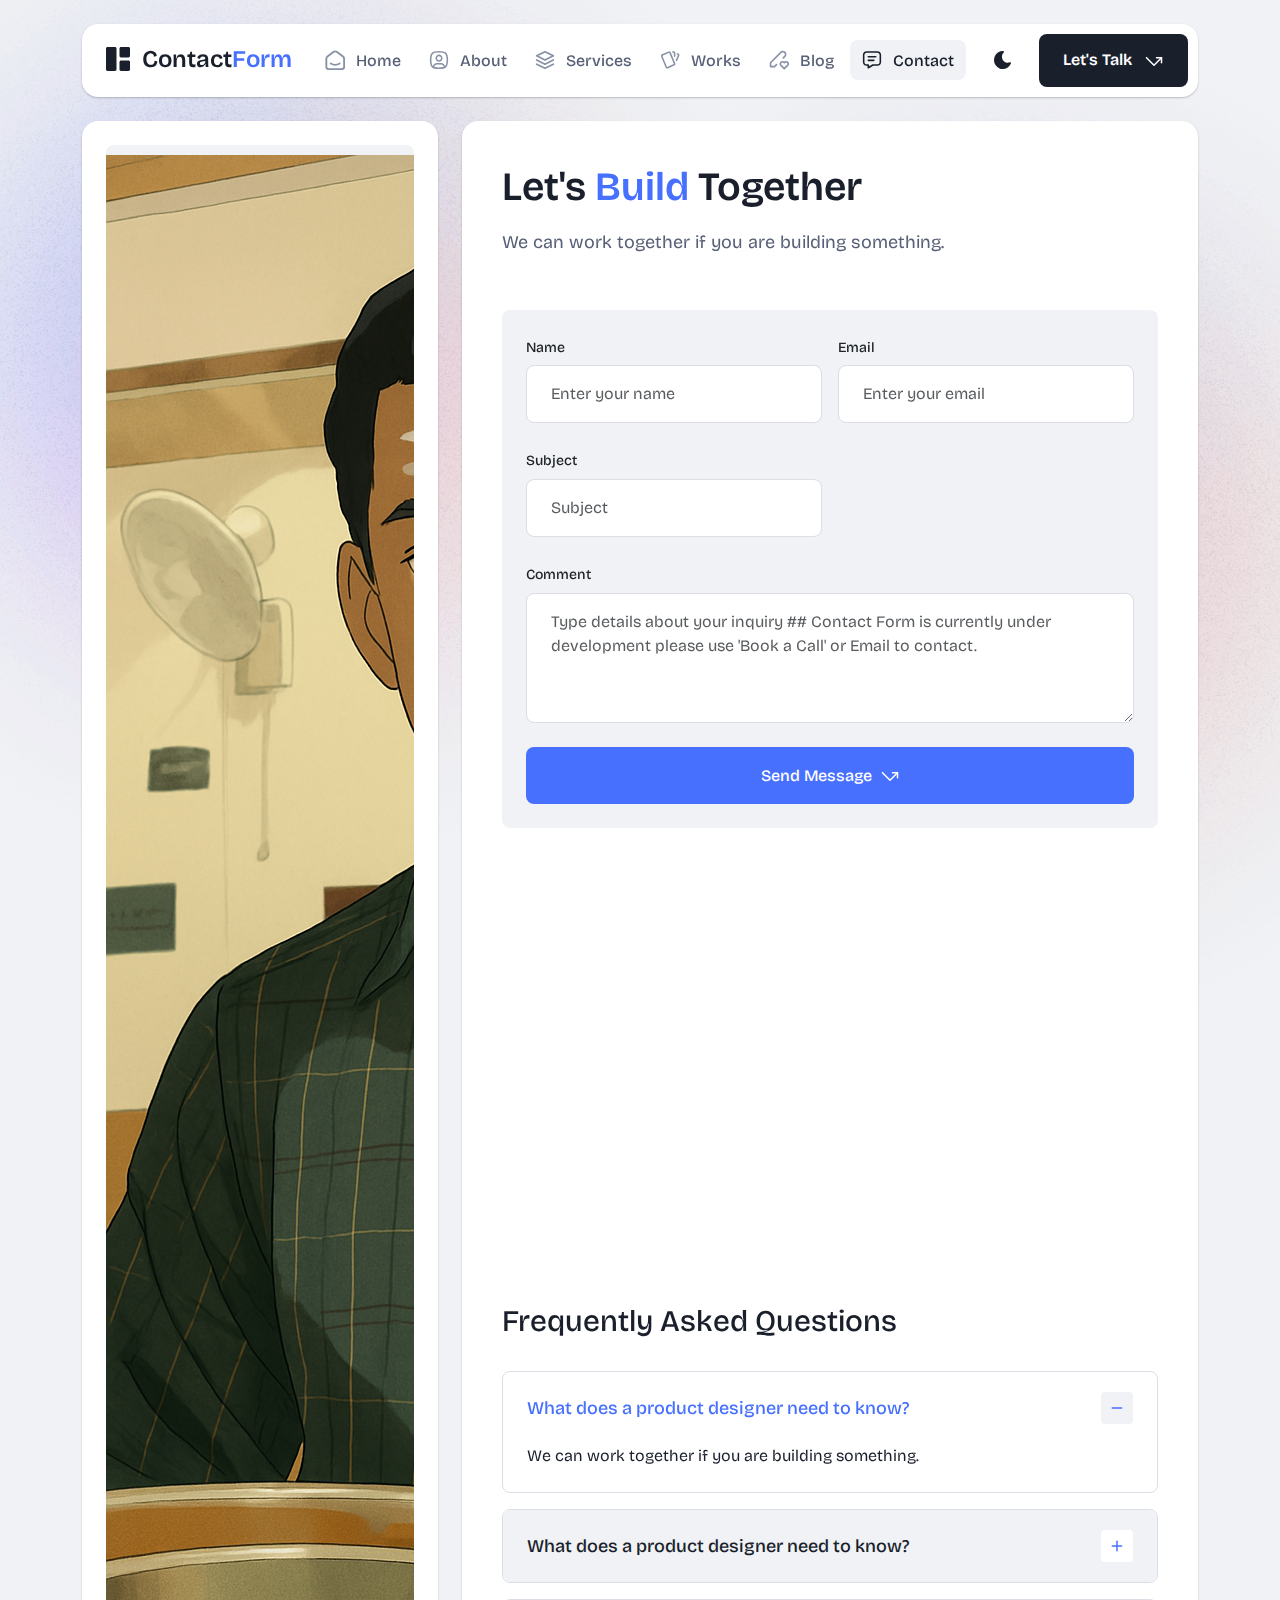
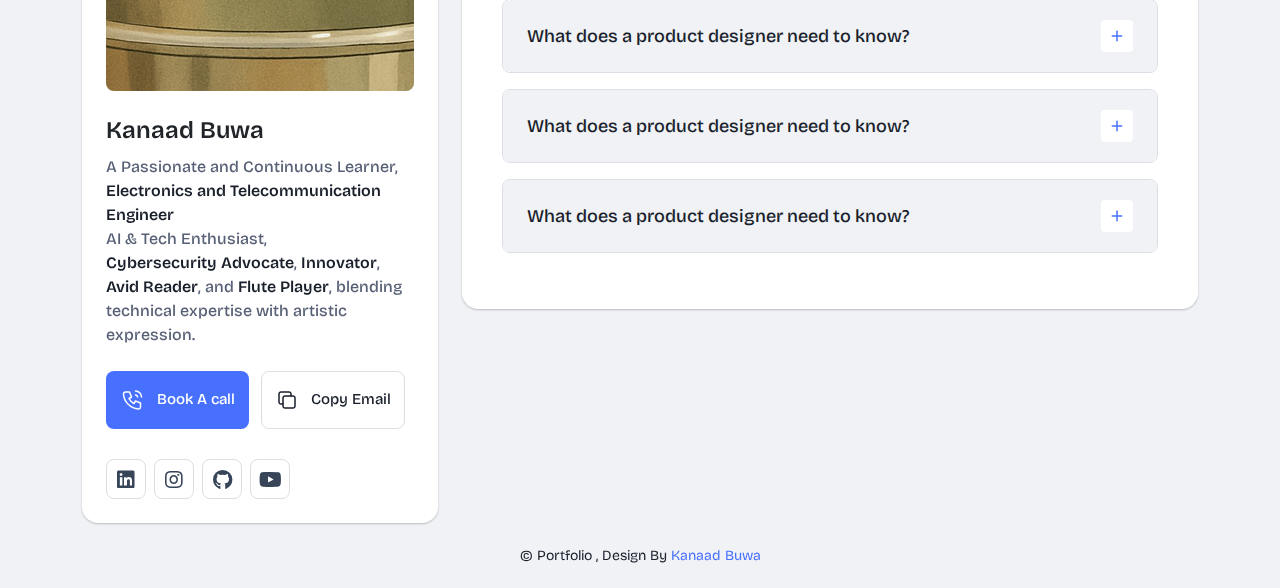
<file: Portfolio-Website/contact.html>
<!DOCTYPE html>
<html lang="en">


<head>
  <meta charset="UTF-8">
  <meta http-equiv="X-UA-Compatible" content="IE=edge">
  <title>Contact Kanaad Buwa | Reach Out for Collaborations</title>
<meta name="description" content="Interested in collaborating on tech projects, research, or consulting? Get in touch with Kanaad Buwa here.">
  <meta name="viewport" content="width=device-width, initial-scale=1">

  <link rel="shortcut icon" type="image/x-icon" href="assets/img/favicon.svg">
  <!-- Place favicon.ico in the root directory -->

  <!-- CSS here -->
  <link rel="stylesheet" href="assets/css/bootstrap.min.css">
  <link rel="stylesheet" href="assets/fontawsome/css/all.min.css">
  <link rel="stylesheet" href="assets/fontawsome/css/fontawesome.min.css">
  <link rel="stylesheet" href="assets/css/slick.css">
  <link rel="stylesheet" href="assets/css/magnific-popup.css">
  <link rel="stylesheet" href="assets/css/style.css">
  <link rel="stylesheet" href="assets/css/responsive.css">
  <script type="application/ld+json">
    {
      "@context": "https://schema.org",
      "@type": "Person",
      "name": "Kanaad Buwa",
      "url": "https://kanaadbuwa.ct.ws/",
      "jobTitle": "E&TC Engineer | AI Enthusiast | Aspiring Polymath",
      "sameAs": [
        "https://github.com/kanaadbuwa",
        "https://www.linkedin.com/in/kanaad-buwa-342639298/",
        "https://www.instagram.com/kanaad_buwa/"
      ],
      "alumniOf": {
        "@type": "CollegeOrUniversity",
        "name": "K.K. Wagh Institute of Engineering Education and Research"
      },
      "knowsAbout": [
        "Artificial Intelligence",
        "Electronics",
        "Embedded Systems",
        "VLSI",
        "Robotics",
        "Cybersecurity",
        "Systems Thinking",
        "Flute Playing"
      ]
    }
    </script>
</head>

<body>
  <div id="page-content">
    <!-- header part start -->
    <header class="header-area">
      <nav class="navbar">
        <div class="container">
          <div class="menu-container">
            <div class="logo">
              <a class="navbar-brand me-0" href="index.html">
                <svg width="24" height="24" viewBox="0 0 24 24" fill="none" xmlns="http://www.w3.org/2000/svg">
                  <path
                    d="M0 1.5C0 1.10218 0.158035 0.720644 0.43934 0.43934C0.720644 0.158035 1.10218 0 1.5 0L9 0C9.39782 0 9.77936 0.158035 10.0607 0.43934C10.342 0.720644 10.5 1.10218 10.5 1.5V22.5C10.5 22.8978 10.342 23.2794 10.0607 23.5607C9.77936 23.842 9.39782 24 9 24H1.5C1.10218 24 0.720644 23.842 0.43934 23.5607C0.158035 23.2794 0 22.8978 0 22.5V1.5ZM13.5 1.5C13.5 1.10218 13.658 0.720644 13.9393 0.43934C14.2206 0.158035 14.6022 0 15 0L22.5 0C22.8978 0 23.2794 0.158035 23.5607 0.43934C23.842 0.720644 24 1.10218 24 1.5V9C24 9.39782 23.842 9.77936 23.5607 10.0607C23.2794 10.342 22.8978 10.5 22.5 10.5H15C14.6022 10.5 14.2206 10.342 13.9393 10.0607C13.658 9.77936 13.5 9.39782 13.5 9V1.5ZM13.5 15C13.5 14.6022 13.658 14.2206 13.9393 13.9393C14.2206 13.658 14.6022 13.5 15 13.5H22.5C22.8978 13.5 23.2794 13.658 23.5607 13.9393C23.842 14.2206 24 14.6022 24 15V22.5C24 22.8978 23.842 23.2794 23.5607 23.5607C23.2794 23.842 22.8978 24 22.5 24H15C14.6022 24 14.2206 23.842 13.9393 23.5607C13.658 23.2794 13.5 22.8978 13.5 22.5V15Z"
                    class="logo-icon" />
                </svg>
                <span>Contact<span class="primary">Form</span></span>
              </a>
            </div>
            <div class="navbar-main d-flex flex-grow-1">
              <div class="logo inner-logo d-block d-xl-none">
                <a class="navbar-brand me-0" href="index.html">
                  <svg width="24" height="24" viewBox="0 0 24 24" fill="none" xmlns="http://www.w3.org/2000/svg">
                    <path
                      d="M0 1.5C0 1.10218 0.158035 0.720644 0.43934 0.43934C0.720644 0.158035 1.10218 0 1.5 0L9 0C9.39782 0 9.77936 0.158035 10.0607 0.43934C10.342 0.720644 10.5 1.10218 10.5 1.5V22.5C10.5 22.8978 10.342 23.2794 10.0607 23.5607C9.77936 23.842 9.39782 24 9 24H1.5C1.10218 24 0.720644 23.842 0.43934 23.5607C0.158035 23.2794 0 22.8978 0 22.5V1.5ZM13.5 1.5C13.5 1.10218 13.658 0.720644 13.9393 0.43934C14.2206 0.158035 14.6022 0 15 0L22.5 0C22.8978 0 23.2794 0.158035 23.5607 0.43934C23.842 0.720644 24 1.10218 24 1.5V9C24 9.39782 23.842 9.77936 23.5607 10.0607C23.2794 10.342 22.8978 10.5 22.5 10.5H15C14.6022 10.5 14.2206 10.342 13.9393 10.0607C13.658 9.77936 13.5 9.39782 13.5 9V1.5ZM13.5 15C13.5 14.6022 13.658 14.2206 13.9393 13.9393C14.2206 13.658 14.6022 13.5 15 13.5H22.5C22.8978 13.5 23.2794 13.658 23.5607 13.9393C23.842 14.2206 24 14.6022 24 15V22.5C24 22.8978 23.842 23.2794 23.5607 23.5607C23.2794 23.842 22.8978 24 22.5 24H15C14.6022 24 14.2206 23.842 13.9393 23.5607C13.658 23.2794 13.5 22.8978 13.5 22.5V15Z"
                      class="logo-icon" />
                  </svg>
                  <span>Contact<span class="primary">Form</span></span>
                </a>
              </div>
              <ul class="navbar-info mx-auto">
                <li class="nav-item">
                  <a class="nav-link" aria-current="page" href="index.html">
                    <svg class="nav-icon" viewBox="0 0 15 15" fill="none" xmlns="http://www.w3.org/2000/svg">
                      <path
                        d="M13.475 4.92481L9.03083 1.46814C8.64082 1.16473 8.1608 1 7.66667 1C7.17254 1 6.69251 1.16473 6.3025 1.46814L1.8575 4.92481C1.59037 5.13254 1.37424 5.39858 1.22563 5.7026C1.07701 6.00662 0.99984 6.34058 1 6.67897V12.679C1 13.121 1.17559 13.5449 1.48816 13.8575C1.80072 14.17 2.22464 14.3456 2.66667 14.3456H12.6667C13.1087 14.3456 13.5326 14.17 13.8452 13.8575C14.1577 13.5449 14.3333 13.121 14.3333 12.679V6.67897C14.3333 5.99314 14.0167 5.34564 13.475 4.92481Z"
                        stroke-width="1.4" stroke-linecap="round" stroke-linejoin="round" />
                      <path d="M10.9753 10.1665C9.13359 11.2773 6.14859 11.2773 4.30859 10.1665" stroke-width="1.4"
                        stroke-linecap="round" stroke-linejoin="round" />
                    </svg>

                    <span>Home</span>
                  </a>
                </li>
                <li class="nav-item">
                  <a class="nav-link" href="about.html">
                    <svg class="nav-icon" viewBox="0 0 18 18" fill="none" xmlns="http://www.w3.org/2000/svg">
                      <path
                        d="M9 9.8335C9.66304 9.8335 10.2989 9.5701 10.7678 9.10126C11.2366 8.63242 11.5 7.99654 11.5 7.3335C11.5 6.67045 11.2366 6.03457 10.7678 5.56573C10.2989 5.09689 9.66304 4.8335 9 4.8335C8.33696 4.8335 7.70107 5.09689 7.23223 5.56573C6.76339 6.03457 6.5 6.67045 6.5 7.3335C6.5 7.99654 6.76339 8.63242 7.23223 9.10126C7.70107 9.5701 8.33696 9.8335 9 9.8335Z"
                        stroke-width="1.4" stroke-linecap="round" stroke-linejoin="round" />
                      <path
                        d="M9 1.5C15 1.5 16.5 3 16.5 9C16.5 15 15 16.5 9 16.5C3 16.5 1.5 15 1.5 9C1.5 3 3 1.5 9 1.5Z"
                        stroke-width="1.4" stroke-linecap="round" stroke-linejoin="round" />
                      <path
                        d="M4 15.7085V15.6668C4 14.7828 4.35119 13.9349 4.97631 13.3098C5.60143 12.6847 6.44928 12.3335 7.33333 12.3335H10.6667C11.5507 12.3335 12.3986 12.6847 13.0237 13.3098C13.6488 13.9349 14 14.7828 14 15.6668V15.7085"
                        stroke-width="1.4" stroke-linecap="round" stroke-linejoin="round" />
                    </svg>
                    About
                  </a>
                </li>
                <li class="nav-item">
                  <a class="nav-link" href="services.html">
                    <svg class="nav-icon" viewBox="0 0 16 16" fill="none" xmlns="http://www.w3.org/2000/svg">
                      <path d="M7.99967 1.3335L1.33301 4.66683L7.99967 8.00016L14.6663 4.66683L7.99967 1.3335Z"
                        stroke-width="1.4" stroke-linecap="round" stroke-linejoin="round" />
                      <path d="M1.33301 8L7.99967 11.3333L14.6663 8" stroke-width="1.4" stroke-linecap="round"
                        stroke-linejoin="round" />
                      <path d="M1.33301 11.3335L7.99967 14.6668L14.6663 11.3335" stroke-width="1.4"
                        stroke-linecap="round" stroke-linejoin="round" />
                    </svg>
                    Services
                  </a>
                </li>
                <li class="nav-item">
                  <a class="nav-link" href="portfolio.html">
                    <svg class="nav-icon" viewBox="0 0 18 17" fill="none" xmlns="http://www.w3.org/2000/svg">
                      <path
                        d="M2.00326 3.99733L7.95159 1.40649C8.04974 1.36442 8.15533 1.34243 8.26212 1.34181C8.3689 1.34119 8.47473 1.36196 8.57337 1.40289C8.67201 1.44382 8.76145 1.50408 8.83642 1.58013C8.9114 1.65617 8.97039 1.74646 9.00992 1.84566L13.1133 11.764C13.1985 11.9651 13.2014 12.1917 13.1213 12.3949C13.0412 12.5982 12.8845 12.7618 12.6849 12.8507L6.73742 15.4415C6.63922 15.4837 6.53356 15.5058 6.42668 15.5065C6.3198 15.5072 6.21387 15.4864 6.11514 15.4455C6.0164 15.4046 5.92688 15.3442 5.85184 15.2681C5.7768 15.192 5.71778 15.1016 5.67826 15.0023L1.57492 5.08316C1.48963 4.88204 1.48673 4.65546 1.56684 4.45222C1.64696 4.24898 1.80367 4.08616 2.00326 3.99733Z"
                        stroke-width="1.4" stroke-linecap="round" stroke-linejoin="round" />
                      <path
                        d="M11.5 1.3335H12.3333C12.5543 1.3335 12.7663 1.42129 12.9226 1.57757C13.0789 1.73385 13.1667 1.94582 13.1667 2.16683V5.0835"
                        stroke-width="1.4" stroke-linecap="round" stroke-linejoin="round" />
                      <path
                        d="M15.6663 3C15.8863 3.09333 16.0997 3.18083 16.3063 3.2625C16.5098 3.34882 16.6706 3.51241 16.7534 3.71729C16.8362 3.92217 16.8343 4.15155 16.748 4.355L14.833 8.83334"
                        stroke-width="1.4" stroke-linecap="round" stroke-linejoin="round" />
                    </svg>
                    Works
                  </a>
                </li>
                <li class="nav-item">
                  <a class="nav-link" href="blog.html">
                    <svg class="nav-icon" viewBox="0 0 17 16" fill="none" xmlns="http://www.w3.org/2000/svg">
                      <path
                        d="M12.1663 6.16676L13.4163 4.91676C13.6352 4.69789 13.8088 4.43805 13.9273 4.15208C14.0457 3.86612 14.1067 3.55962 14.1067 3.25009C14.1067 2.94056 14.0457 2.63406 13.9273 2.3481C13.8088 2.06213 13.6352 1.80229 13.4163 1.58342C13.1975 1.36455 12.9376 1.19094 12.6517 1.07248C12.3657 0.954033 12.0592 0.893066 11.7497 0.893066C11.4401 0.893066 11.1336 0.954033 10.8477 1.07248C10.5617 1.19094 10.3019 1.36455 10.083 1.58342L1.33301 10.3334V13.6668H4.66634L6.33301 12.0001"
                        stroke-width="1.4" stroke-linecap="round" stroke-linejoin="round" />
                      <path
                        d="M13.0004 15.3335L15.7921 12.5968C15.9633 12.4307 16.0995 12.232 16.1926 12.0124C16.2857 11.7927 16.3339 11.5567 16.3343 11.3181C16.3347 11.0796 16.2873 10.8434 16.1948 10.6235C16.1024 10.4035 15.9669 10.2044 15.7963 10.0377C15.448 9.69712 14.9806 9.50602 14.4935 9.50509C14.0065 9.50415 13.5383 9.69346 13.1888 10.0327L13.0021 10.216L12.8163 10.0327C12.4681 9.69237 12.0008 9.50143 11.5139 9.50049C11.0271 9.49956 10.5591 9.68871 10.2096 10.0277C10.0383 10.1937 9.9021 10.3924 9.80891 10.612C9.71572 10.8316 9.66746 11.0677 9.667 11.3062C9.66653 11.5447 9.71386 11.781 9.80619 12.0009C9.89853 12.2209 10.034 12.4201 10.2046 12.5868L13.0004 15.3335Z"
                        stroke-width="1.4" stroke-linecap="round" stroke-linejoin="round" />
                    </svg>
                    Blog
                  </a>
                </li>
                <li class="nav-item">
                  <a class="nav-link active" href="contact.html">
                    <svg class="nav-icon" viewBox="0 0 18 17" fill="none" xmlns="http://www.w3.org/2000/svg">
                      <path d="M5.66699 5.5H12.3337" stroke-width="1.4" stroke-linecap="round"
                        stroke-linejoin="round" />
                      <path d="M5.66699 8.8335H10.667" stroke-width="1.4" stroke-linecap="round"
                        stroke-linejoin="round" />
                      <path
                        d="M14 1.3335C14.663 1.3335 15.2989 1.59689 15.7678 2.06573C16.2366 2.53457 16.5 3.17045 16.5 3.8335V10.5002C16.5 11.1632 16.2366 11.7991 15.7678 12.2679C15.2989 12.7368 14.663 13.0002 14 13.0002H9.83333L5.66667 15.5002V13.0002H4C3.33696 13.0002 2.70107 12.7368 2.23223 12.2679C1.76339 11.7991 1.5 11.1632 1.5 10.5002V3.8335C1.5 3.17045 1.76339 2.53457 2.23223 2.06573C2.70107 1.59689 3.33696 1.3335 4 1.3335H14Z"
                        stroke-width="1.4" stroke-linecap="round" stroke-linejoin="round" />
                    </svg>
                    Contact
                  </a>
                </li>
              </ul>
              <div class="header-right-info d-flex align-items-center">
                <button class="theme-control-btn">
                  <span class="dark">
                    <svg width="24" height="24" viewBox="0 0 24 24" fill="none" xmlns="http://www.w3.org/2000/svg">
                      <path
                        d="M11.8005 3C10.207 3.0003 8.64356 3.44286 7.27683 4.28049C5.91011 5.11811 4.79139 6.31937 4.04002 7.75612C3.28865 9.19288 2.93281 10.8112 3.01046 12.4386C3.08811 14.0659 3.59633 15.6411 4.48091 16.9963C5.3655 18.3514 6.59326 19.4356 8.03324 20.1333C9.47322 20.8309 11.0714 21.1157 12.6573 20.9574C14.2432 20.7991 15.7573 20.2036 17.0381 19.2344C18.319 18.2652 19.3185 16.9587 19.9301 15.4542C20.2302 14.7162 19.5111 13.9746 18.7875 14.2752C17.5475 14.7888 16.1706 14.8418 14.8963 14.425C13.622 14.0082 12.5308 13.1479 11.8126 11.9937C11.0943 10.8396 10.7943 9.4645 10.9648 8.10764C11.1353 6.75077 11.7655 5.49792 12.7458 4.5669L12.8136 4.4949C13.2986 3.9279 12.913 3.0072 12.1464 3.0072H11.9122L11.8524 3.0018L11.7996 3H11.8005Z"
                        fill="#1A1F2C" />
                    </svg>
                    <small class="theme-text d-block d-xl-none">Change appearance</small>
                  </span>
                  <span class="light">
                    <svg width="24" height="24" viewBox="0 0 24 24" fill="none" xmlns="http://www.w3.org/2000/svg">
                      <path
                        d="M12 19C12.2449 19 12.4813 19.09 12.6644 19.2527C12.8474 19.4155 12.9643 19.6397 12.993 19.883L13 20V21C12.9997 21.2549 12.9021 21.5 12.7272 21.6854C12.5522 21.8707 12.313 21.9822 12.0586 21.9972C11.8042 22.0121 11.5536 21.9293 11.3582 21.7657C11.1627 21.6021 11.0371 21.3701 11.007 21.117L11 21V20C11 19.7348 11.1054 19.4804 11.2929 19.2929C11.4804 19.1054 11.7348 19 12 19Z"
                        fill="#FD7E41" />
                      <path
                        d="M18.3127 16.9099L18.4067 16.9929L19.1067 17.6929C19.2861 17.8729 19.3902 18.1144 19.398 18.3683C19.4057 18.6223 19.3165 18.8697 19.1485 19.0602C18.9804 19.2508 18.7462 19.3702 18.4933 19.3943C18.2403 19.4184 17.9877 19.3454 17.7867 19.1899L17.6927 19.1069L16.9927 18.4069C16.8202 18.2347 16.7165 18.0053 16.7012 17.7619C16.6859 17.5186 16.76 17.278 16.9097 17.0855C17.0593 16.893 17.2741 16.7618 17.5137 16.7166C17.7533 16.6713 18.0012 16.7152 18.2107 16.8399L18.3127 16.9099Z"
                        fill="#FD7E41" />
                      <path
                        d="M7.00747 16.993C7.17965 17.1652 7.28308 17.3943 7.29836 17.6373C7.31364 17.8803 7.23972 18.1206 7.09047 18.313L7.00747 18.407L6.30747 19.107C6.12751 19.2863 5.88604 19.3905 5.63209 19.3982C5.37814 19.406 5.13076 19.3168 4.94019 19.1487C4.74963 18.9807 4.63017 18.7464 4.60607 18.4935C4.58198 18.2406 4.65506 17.988 4.81047 17.787L4.89347 17.693L5.59347 16.993C5.781 16.8055 6.03531 16.7002 6.30047 16.7002C6.56563 16.7002 6.81994 16.8055 7.00747 16.993Z"
                        fill="#FD7E41" />
                      <path
                        d="M3.99987 11C4.25475 11.0003 4.4999 11.0979 4.68524 11.2728C4.87057 11.4478 4.9821 11.687 4.99704 11.9414C5.01198 12.1958 4.92919 12.4464 4.7656 12.6418C4.60201 12.8373 4.36996 12.9629 4.11687 12.993L3.99987 13H2.99987C2.74499 12.9997 2.49984 12.9021 2.3145 12.7272C2.12916 12.5522 2.01763 12.313 2.0027 12.0586C1.98776 11.8042 2.07054 11.5536 2.23413 11.3582C2.39772 11.1627 2.62977 11.0371 2.88287 11.007L2.99987 11H3.99987Z"
                        fill="#FD7E41" />
                      <path
                        d="M20.9999 11C21.2547 11.0003 21.4999 11.0979 21.6852 11.2728C21.8706 11.4478 21.9821 11.687 21.997 11.9414C22.012 12.1958 21.9292 12.4464 21.7656 12.6418C21.602 12.8373 21.37 12.9629 21.1169 12.993L20.9999 13H19.9999C19.745 12.9997 19.4998 12.9021 19.3145 12.7272C19.1292 12.5522 19.0176 12.313 19.0027 12.0586C18.9878 11.8042 19.0705 11.5536 19.2341 11.3582C19.3977 11.1627 19.6298 11.0371 19.8829 11.007L19.9999 11H20.9999Z"
                        fill="#FD7E41" />
                      <path
                        d="M6.21264 4.80985L6.30664 4.89285L7.00664 5.59285C7.18599 5.77281 7.29011 6.01429 7.29787 6.26824C7.30562 6.52219 7.21642 6.76957 7.04839 6.96013C6.88036 7.1507 6.64609 7.27016 6.39316 7.29425C6.14024 7.31834 5.88763 7.24526 5.68664 7.08985L5.59264 7.00685L4.89264 6.30685C4.72073 6.13453 4.61757 5.90543 4.6025 5.66248C4.58744 5.41954 4.6615 5.17945 4.8108 4.98721C4.9601 4.79497 5.1744 4.66378 5.41351 4.61824C5.65262 4.57271 5.90013 4.61594 6.10964 4.73985L6.21264 4.80985Z"
                        fill="#FD7E41" />
                      <path
                        d="M19.1071 4.89288C19.2793 5.06508 19.3827 5.29418 19.398 5.5372C19.4132 5.78023 19.3393 6.02048 19.1901 6.21288L19.1071 6.30688L18.4071 7.00688C18.2271 7.18623 17.9856 7.29036 17.7317 7.29811C17.4777 7.30587 17.2304 7.21667 17.0398 7.04864C16.8492 6.8806 16.7298 6.64633 16.7057 6.39341C16.6816 6.14049 16.7547 5.88788 16.9101 5.68688L16.9931 5.59288L17.6931 4.89288C17.8806 4.70541 18.1349 4.6001 18.4001 4.6001C18.6652 4.6001 18.9196 4.70541 19.1071 4.89288Z"
                        fill="#FD7E41" />
                      <path
                        d="M12 2C12.2449 2.00003 12.4813 2.08996 12.6644 2.25272C12.8474 2.41547 12.9643 2.63975 12.993 2.883L13 3V4C12.9997 4.25488 12.9021 4.50003 12.7272 4.68537C12.5522 4.8707 12.313 4.98223 12.0586 4.99717C11.8042 5.01211 11.5536 4.92933 11.3582 4.76573C11.1627 4.60214 11.0371 4.3701 11.007 4.117L11 4V3C11 2.73478 11.1054 2.48043 11.2929 2.29289C11.4804 2.10536 11.7348 2 12 2Z"
                        fill="#FD7E41" />
                      <path
                        d="M12 7C12.9797 6.99994 13.9378 7.28769 14.7553 7.8275C15.5729 8.36731 16.2138 9.1354 16.5986 10.0364C16.9833 10.9373 17.0949 11.9315 16.9195 12.8953C16.7441 13.8592 16.2893 14.7502 15.6118 15.4579C14.9343 16.1655 14.0638 16.6585 13.1085 16.8756C12.1532 17.0928 11.1552 17.0245 10.2383 16.6793C9.3215 16.334 8.52629 15.7271 7.95146 14.9338C7.37663 14.1405 7.04752 13.1958 7.005 12.217L7 12L7.005 11.783C7.06092 10.4958 7.61161 9.27978 8.54222 8.38866C9.47284 7.49754 10.7115 7.00007 12 7Z"
                        fill="#FD7E41" />
                    </svg>
                    <small class="theme-text d-block d-xl-none">Change appearance</small>
                  </span>
                </button>
                <a href="contact.html" class="lets-talk-btn">
                  Let's Talk
                  <svg class="icon" width="20" height="20" viewBox="0 0 20 20" fill="none"
                    xmlns="http://www.w3.org/2000/svg">
                    <path d="M17.5 11.6665V6.6665H12.5" stroke="white" stroke-width="1.5" stroke-linecap="round"
                      stroke-linejoin="round" />
                    <path d="M17.5 6.6665L10 14.1665L2.5 6.6665" stroke="white" stroke-width="1.5"
                      stroke-linecap="round" stroke-linejoin="round" />
                  </svg>
                </a>
              </div>
            </div>
            <div class="mobile-menu-overlay d-block d-lg-none"></div>
            <div class="mobile-menu-control-bar d-block d-xl-none">
              <button class="mobile-menu-control-bar">
                <i class="fas fa-bars"></i>
              </button>
            </div>
          </div>
        </div>
      </nav>
    </header>
    <!-- header part end -->

    <!-- main area part start -->
    <main>

      <section class="content-box-area mt-4">
        <div class="container">
          <div class="row g-4">
            <div class="col-xl-4">
              <div class="card profile-card">
                <div class="card-body">
                  <div class="image text-center">
                    <img src="assets/img/images/profile.png" alt="profile">
                  </div>
                  <div class="text">
                    <h3 class="card-title">Kanaad Buwa</h3>
                    <p>A Passionate and Continuous Learner, <span>Electronics and Telecommunication Engineer</span> AI & Tech Enthusiast, <span>Cybersecurity Advocate</span>, <span>Innovator</span>, <span>Avid Reader</span>, and <span>Flute Player</span>, blending technical expertise with artistic expression.</p>
                    <div class="common-button-groups">
                      <a class="btn btn-call" href="tel:+918076108816">
                        <svg class="icon" width="25" height="24" viewBox="0 0 25 24" fill="none"
                          xmlns="http://www.w3.org/2000/svg">
                          <path
                            d="M5.5 4H9.5L11.5 9L9 10.5C10.071 12.6715 11.8285 14.429 14 15.5L15.5 13L20.5 15V19C20.5 19.5304 20.2893 20.0391 19.9142 20.4142C19.5391 20.7893 19.0304 21 18.5 21C14.5993 20.763 10.9202 19.1065 8.15683 16.3432C5.3935 13.5798 3.73705 9.90074 3.5 6C3.5 5.46957 3.71071 4.96086 4.08579 4.58579C4.46086 4.21071 4.96957 4 5.5 4Z"
                            stroke="white" stroke-width="1.5" stroke-linecap="round" stroke-linejoin="round" />
                          <path
                            d="M15.5 7C16.0304 7 16.5391 7.21071 16.9142 7.58579C17.2893 7.96086 17.5 8.46957 17.5 9"
                            stroke="white" stroke-width="1.5" stroke-linecap="round" stroke-linejoin="round" />
                          <path d="M15.5 3C17.0913 3 18.6174 3.63214 19.7426 4.75736C20.8679 5.88258 21.5 7.4087 21.5 9"
                            stroke="white" stroke-width="1.5" stroke-linecap="round" stroke-linejoin="round" />
                        </svg>
                        Book A call
                      </a>
                      <button class="btn btn-copy" data-clipboard-text="buwakanaad8@gmail.com">
                        <svg class="icon" width="24" height="24" viewBox="0 0 24 24" fill="none"
                          xmlns="http://www.w3.org/2000/svg">
                          <path
                            d="M8 10C8 9.46957 8.21071 8.96086 8.58579 8.58579C8.96086 8.21071 9.46957 8 10 8H18C18.5304 8 19.0391 8.21071 19.4142 8.58579C19.7893 8.96086 20 9.46957 20 10V18C20 18.5304 19.7893 19.0391 19.4142 19.4142C19.0391 19.7893 18.5304 20 18 20H10C9.46957 20 8.96086 19.7893 8.58579 19.4142C8.21071 19.0391 8 18.5304 8 18V10Z"
                            stroke-width="1.5" stroke-linecap="round" stroke-linejoin="round" />
                          <path
                            d="M16 8V6C16 5.46957 15.7893 4.96086 15.4142 4.58579C15.0391 4.21071 14.5304 4 14 4H6C5.46957 4 4.96086 4.21071 4.58579 4.58579C4.21071 4.96086 4 5.46957 4 6V14C4 14.5304 4.21071 15.0391 4.58579 15.4142C4.96086 15.7893 5.46957 16 6 16H8"
                            stroke-width="1.5" stroke-linecap="round" stroke-linejoin="round" />
                        </svg>
                        Copy Email
                      </button>
                    </div>
                    <div class="social-media-icon">
                      <ul class="list-unstyled">
                        <li><a href="https://www.linkedin.com/in/kanaad-buwa-342639298/"><i class="fab fa-linkedin"></i></a></li>
                        <li><a href="https://www.instagram.com/kanaad_buwa/"><i class="fab fa-instagram"></i></a></li>
                        <li><a href="https://github.com/kanaadbuwa"><i class="fab fa-github"></i></a></li>
                        <li><a href="#"><i class="fab fa-youtube"></i></a></li>
                      </ul>
                    </div>
                  </div>
                </div>
              </div>
            </div>
            <div class="col-xl-8">
              <div class="card content-box-card">
                <div class="card-body portfolio-card contact-card">
                  <div class="top-info">
                    <div class="text">
                      <h1 class="main-title">Let's <span>Build</span> Together</h1>
                      <p>We can work together if you are building something.</p>
                    </div>
                  </div>
                  <div class="contact-area">
                    <div class="leave-comments-area">
                      <div class="comments-box">
                        <form id="contact-form" action="send_mail.php" method="POST">
                          <div class="row gx-3">
                            <div class="col-md-6">
                              <div class="mb-4">
                                <label class="form-label">Name</label>
                                <input name="name" required type="text" class="form-control shadow-none" placeholder="Enter your name">
                              </div>
                            </div>
                            <div class="col-md-6">
                              <div class="mb-4">
                                <label class="form-label">Email</label>
                                <input name="email" required type="email" class="form-control shadow-none" placeholder="Enter your email">
                              </div>
                            </div>
                            <div class="col-md-6">
                              <div class="mb-4">
                                <label class="form-label">Subject</label>
                                <input name="subject" required type="text" class="form-control shadow-none" placeholder="Subject">
                              </div>
                            </div>
                            <!--<div class="col-md-6">
                              <div class="mb-4">
                                <label class="form-label">Budget</label>
                                <select name="budget" required class="form-select shadow-none">
                                  <option disabled selected>Select budget...</option>
                                  <option value="$5000">$5000</option>
                                  <option value="$5000 - $1000">$5000 - $10000</option>
                                  <option value="$10000 - $2000">$10000 - $20000</option>
                                  <option value="$20000">$20000+</option>
                                </select>
                              </div>
                            </div>-->
                            <div class="col-md-12">
                              <div class="mb-4">
                                <label class="form-label">Comment</label>
                                <textarea name="message" class="form-control shadow-none" rows="4"
                                  placeholder="Type details about your inquiry ## Contact Form is currently under development please use 'Book a Call' or Email to contact."></textarea>
                              </div>
                            </div>
                            <div class="col-md-12">
                              <button class="submit-btn" type="submit">
                                Send Message
                                <svg class="icon" width="20" height="20" viewBox="0 0 20 20" fill="none"
                                  xmlns="http://www.w3.org/2000/svg">
                                  <path d="M17.5 11.6665V6.6665H12.5" stroke="white" stroke-width="1.5"
                                    stroke-linecap="round" stroke-linejoin="round"></path>
                                  <path d="M17.5 6.6665L10 14.1665L2.5 6.6665" stroke="white" stroke-width="1.5"
                                    stroke-linecap="round" stroke-linejoin="round"></path>
                                </svg>
                              </button>
                            </div>
                          </div>
                        </form>
                        <p class="ajax-response mb-0"></p>
                      </div>
                    </div>
                    <div class="contact-map-area">
                      <iframe src="https://www.google.com/maps/embed?pb=!1m18!1m12!1m3!1d119981.39107509513!2d73.72107787055629!3d19.990944012612065!2m3!1f0!2f0!3f0!3m2!1i1024!2i768!4f13.1!3m3!1m2!1s0x3bddd290b09914b3%3A0xcb07845d9d28215c!2sNashik%2C%20Maharashtra!5e0!3m2!1sen!2sin!4v1746363677858!5m2!1sen!2sin" width="600" height="450" style="border:0;" allowfullscreen="" loading="lazy" referrerpolicy="no-referrer-when-downgrade"></iframe>
                    </div>
                    <div class="frequently-asked-questions">
                      <h2 class="main-common-title">Frequently Asked Questions
                      </h2>
                      <div class="frequently-asked-questions-main">
                        <div class="accordion" id="accordionExample">
                          <div class="accordion-item">
                            <h4 class="accordion-header" id="headingOne">
                              <button class="accordion-button" type="button" data-bs-toggle="collapse"
                                data-bs-target="#collapseOne" aria-expanded="true" aria-controls="collapseOne">
                                What does a product designer need to know?
                                <span class="ms-auto">
                                  <span class="icon ms-4">
                                    <img class="icon-plus" src="assets/img/icons/plus.svg" alt="plus">
                                    <img class="icon-minus d-none" src="assets/img/icons/minus.svg" alt="minus">
                                  </span>
                                </span>
                              </button>
                            </h4>
                            <div id="collapseOne" class="accordion-collapse collapse show" aria-labelledby="headingOne"
                              data-bs-parent="#accordionExample">
                              <div class="accordion-body">
                                <p>We can work together if you are building something.</p>
                              </div>
                            </div>
                          </div>
                          <div class="accordion-item">
                            <h4 class="accordion-header" id="headingTwo">
                              <button class="accordion-button collapsed" type="button" data-bs-toggle="collapse"
                                data-bs-target="#collapseTwo" aria-expanded="false" aria-controls="collapseTwo">
                                What does a product designer need to know?
                                <span class="ms-auto">
                                  <span class="icon ms-4">
                                    <img class="icon-plus" src="assets/img/icons/plus.svg" alt="plus">
                                    <img class="icon-minus d-none" src="assets/img/icons/minus.svg" alt="minus">
                                  </span>
                                </span>
                              </button>
                            </h4>
                            <div id="collapseTwo" class="accordion-collapse collapse" aria-labelledby="headingTwo"
                              data-bs-parent="#accordionExample">
                              <div class="accordion-body">
                                <p>We can work together if you are building something.</p>
                              </div>
                            </div>
                          </div>
                          <div class="accordion-item">
                            <h4 class="accordion-header" id="headingThree">
                              <button class="accordion-button collapsed" type="button" data-bs-toggle="collapse"
                                data-bs-target="#collapseThree" aria-expanded="false" aria-controls="collapseThree">
                                What does a product designer need to know?
                                <span class="ms-auto">
                                  <span class="icon ms-4">
                                    <img class="icon-plus" src="assets/img/icons/plus.svg" alt="plus">
                                    <img class="icon-minus d-none" src="assets/img/icons/minus.svg" alt="minus">
                                  </span>
                                </span>
                              </button>
                            </h4>
                            <div id="collapseThree" class="accordion-collapse collapse" aria-labelledby="headingThree"
                              data-bs-parent="#accordionExample">
                              <div class="accordion-body">
                                <p>We can work together if you are building something.</p>
                              </div>
                            </div>
                          </div>
                          <div class="accordion-item">
                            <h4 class="accordion-header" id="headingFour">
                              <button class="accordion-button collapsed" type="button" data-bs-toggle="collapse"
                                data-bs-target="#collapseFour" aria-expanded="false" aria-controls="collapseFour">
                                What does a product designer need to know?
                                <span class="ms-auto">
                                  <span class="icon ms-4">
                                    <img class="icon-plus" src="assets/img/icons/plus.svg" alt="plus">
                                    <img class="icon-minus d-none" src="assets/img/icons/minus.svg" alt="minus">
                                  </span>
                                </span>
                              </button>
                            </h4>
                            <div id="collapseFour" class="accordion-collapse collapse" aria-labelledby="headingFour"
                              data-bs-parent="#accordionExample">
                              <div class="accordion-body">
                                <p>We can work together if you are building something.</p>
                              </div>
                            </div>
                          </div>
                          <div class="accordion-item">
                            <h4 class="accordion-header" id="headingFive">
                              <button class="accordion-button collapsed" type="button" data-bs-toggle="collapse"
                                data-bs-target="#collapseFive" aria-expanded="false" aria-controls="collapseFive">
                                What does a product designer need to know?
                                <span class="ms-auto">
                                  <span class="icon ms-4">
                                    <img class="icon-plus" src="assets/img/icons/plus.svg" alt="plus">
                                    <img class="icon-minus d-none" src="assets/img/icons/minus.svg" alt="minus">
                                  </span>
                                </span>
                              </button>
                            </h4>
                            <div id="collapseFive" class="accordion-collapse collapse" aria-labelledby="headingFive"
                              data-bs-parent="#accordionExample">
                              <div class="accordion-body">
                                <p>We can work together if you are building something.</p>
                              </div>
                            </div>
                          </div>
                        </div>
                      </div>
                    </div>
                  </div>
                </div>
              </div>
            </div>
          </div>
        </div>
      </section>

      <!-- background shape area start -->
      <div class="background-shapes">
        <div class="shape-1 common-shape">
          <img src="assets/img/bg/banner-shape-1.png" alt="banner-shape-1">
        </div>
        <div class="shape-2 common-shape">
          <img src="assets/img/bg/banner-shape-1.png" alt="banner-shape-1">
        </div>
        <div class="threed-shape-1 move-with-cursor" data-value="1">
          <img src="assets/img/bg/object-3d-1.png" alt="object-3d-1">
        </div>
        <div class="threed-shape-2 move-with-cursor" data-value="1">
          <img src="assets/img/bg/object-3d-2.png" alt="object-3d-2">
        </div>
      </div>
      <!-- background shape area end -->
    </main>
    <!-- main area part end -->

    <!-- footer part start -->
    <footer class="footer-area">
      <div class="container">
        <div class="text text-center">
          <p>© Portfolio , Design By <a href="#">Kanaad Buwa</a></p>
        </div>
      </div>
    </footer>
    <!-- footer part end -->
  </div>

  <!-- JS here -->
  <script src="assets/js/vendor/jquery-3.6.0.min.js"></script>
  <script src="assets/js/bootstrap.bundle.min.js"></script>
  <script src="assets/js/jquery.magnific-popup.min.js"></script>
  <script src="assets/js/ajax-form.js"></script>
  <script src="assets/js/clipboard.min.js"></script>
  <script src="assets/js/slick.min.js"></script>
  <script src="assets/js/script.js"></script>
</body>


</html>
</file>
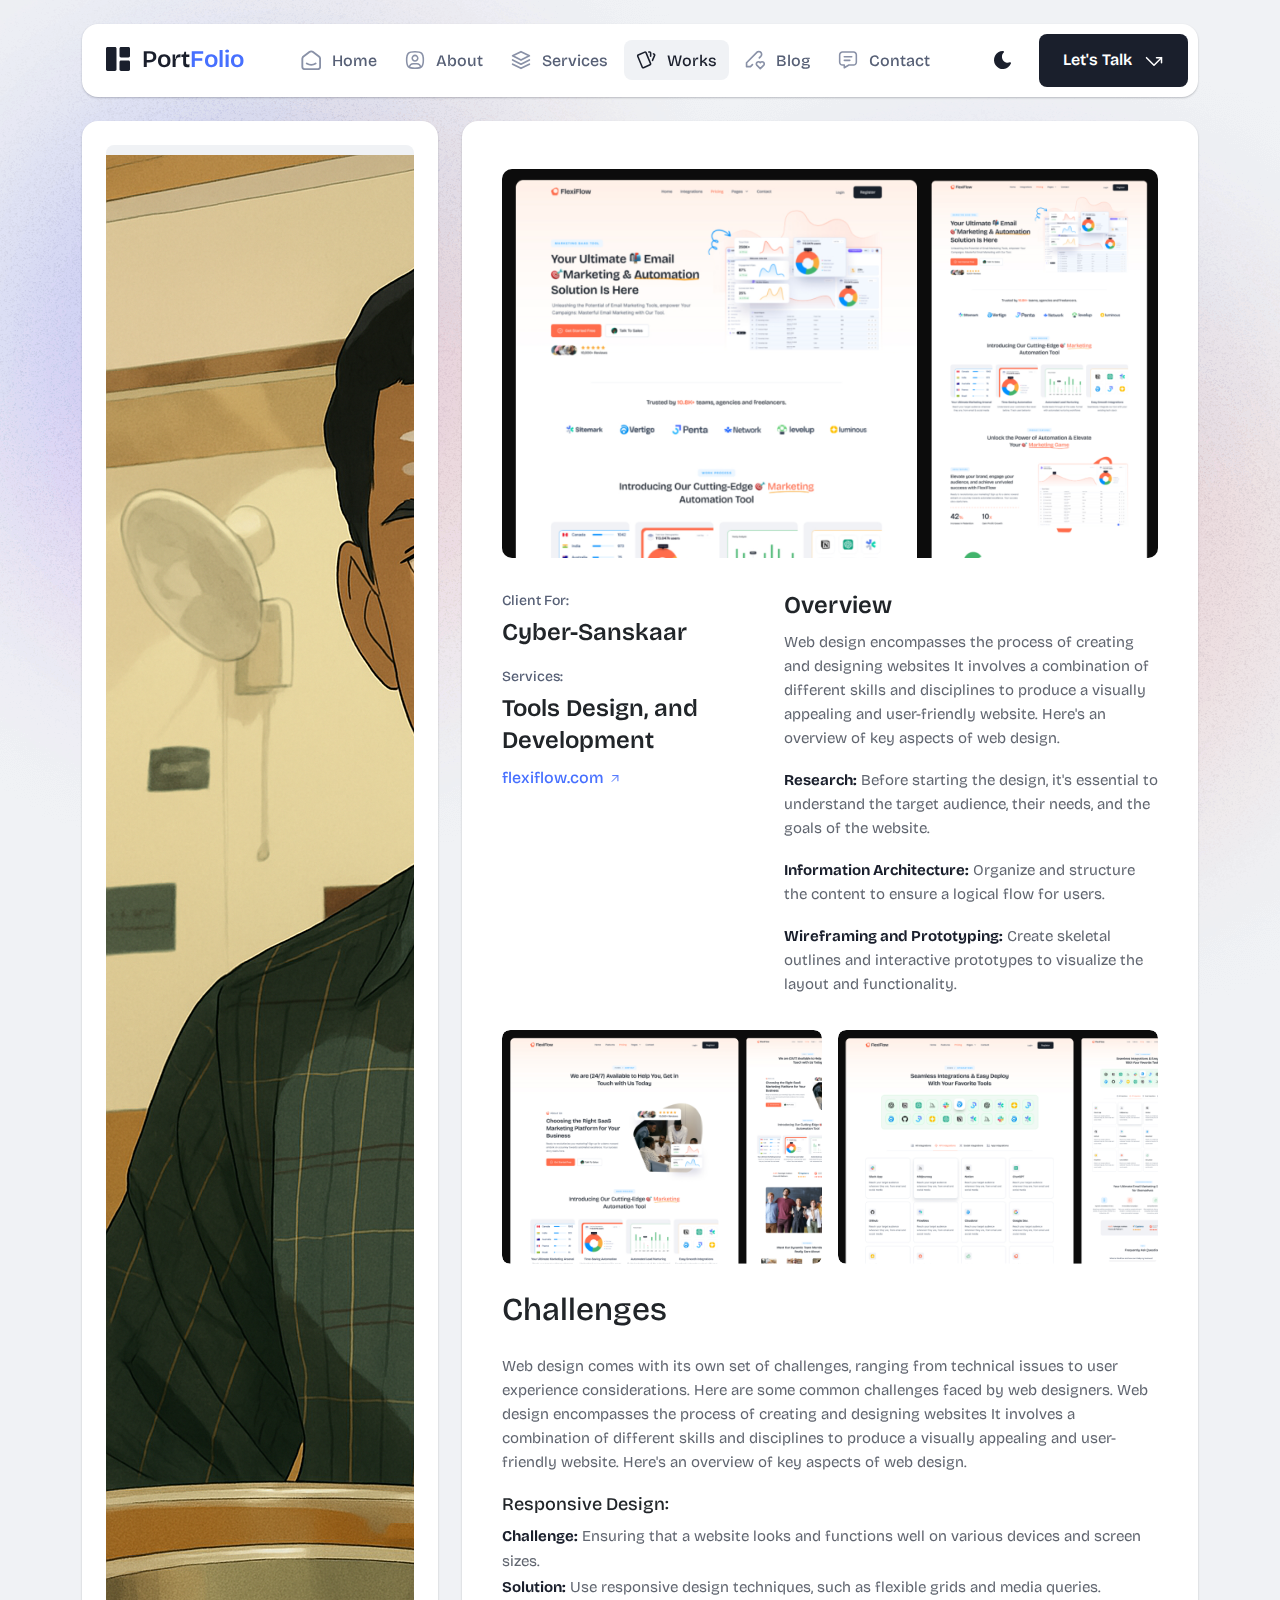
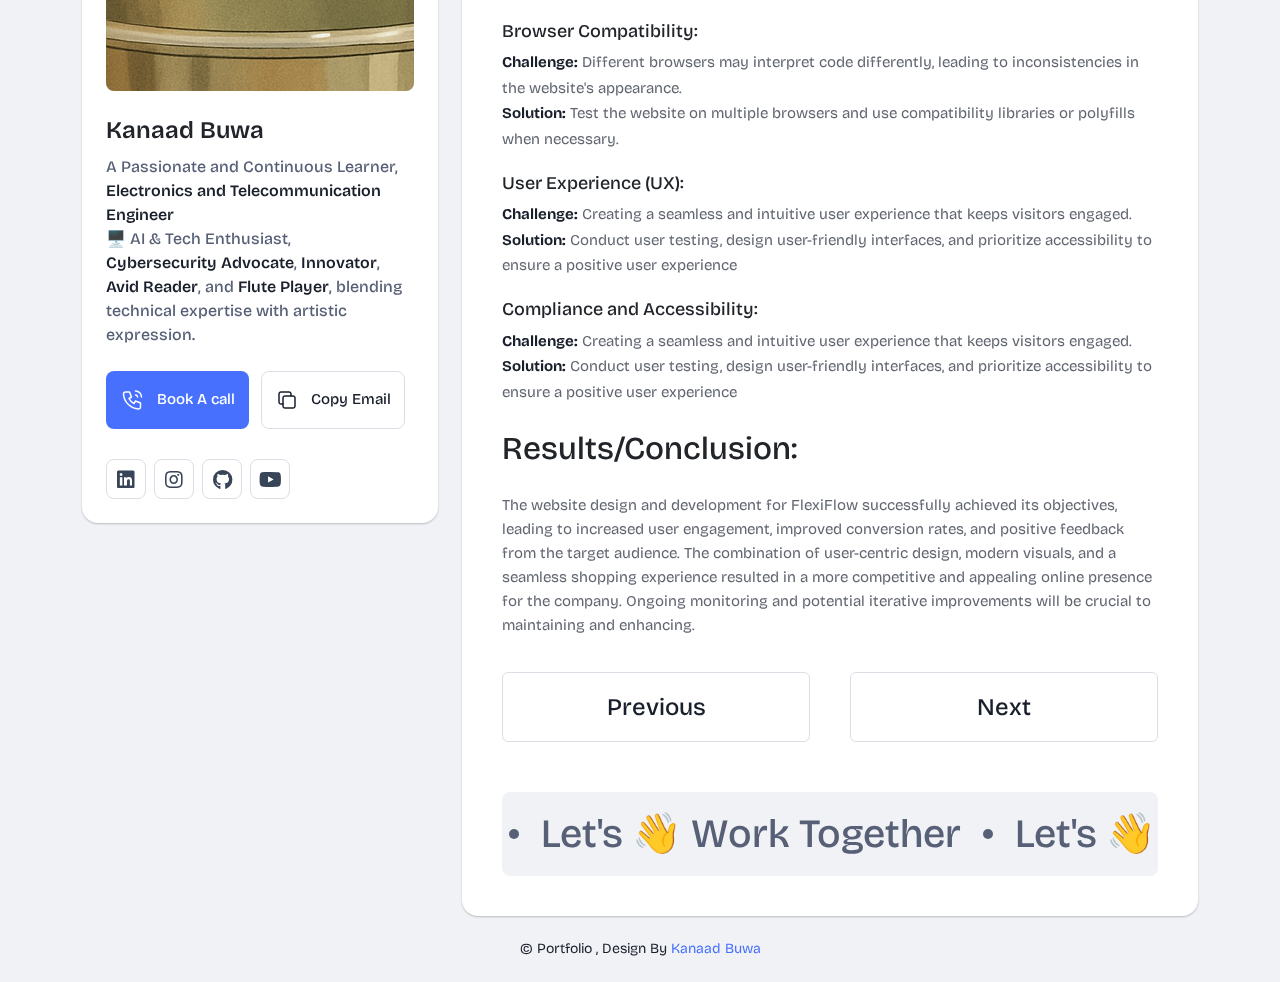
<file: Portfolio-Website/portfolio-details.html>
<!DOCTYPE html>
<html lang="en">


<head>
  <meta charset="UTF-8">
  <meta http-equiv="X-UA-Compatible" content="IE=edge">
  <title>Project Details | Kanaad Buwa’s Technical Work</title>
<meta name="description" content="Detailed breakdowns of engineering and AI projects by Kanaad Buwa, with context, tools, and outcomes.">
  <meta name="viewport" content="width=device-width, initial-scale=1">

  <link rel="shortcut icon" type="image/x-icon" href="assets/img/favicon.svg">
  <!-- Place favicon.ico in the root directory -->

  <!-- CSS here -->
  <link rel="stylesheet" href="assets/css/bootstrap.min.css">
  <link rel="stylesheet" href="assets/fontawsome/css/all.min.css">
  <link rel="stylesheet" href="assets/fontawsome/css/fontawesome.min.css">
  <link rel="stylesheet" href="assets/css/slick.css">
  <link rel="stylesheet" href="assets/css/magnific-popup.css">
  <link rel="stylesheet" href="assets/css/style.css">
  <link rel="stylesheet" href="assets/css/responsive.css">
  <script type="application/ld+json">
    {
      "@context": "https://schema.org",
      "@type": "Person",
      "name": "Kanaad Buwa",
      "url": "https://kanaadbuwa.ct.ws/",
      "jobTitle": "E&TC Engineer | AI Enthusiast | Aspiring Polymath",
      "sameAs": [
        "https://github.com/kanaadbuwa",
        "https://www.linkedin.com/in/kanaad-buwa-342639298/",
        "https://www.instagram.com/kanaad_buwa/"
      ],
      "alumniOf": {
        "@type": "CollegeOrUniversity",
        "name": "K.K. Wagh Institute of Engineering Education and Research"
      },
      "knowsAbout": [
        "Artificial Intelligence",
        "Electronics",
        "Embedded Systems",
        "VLSI",
        "Robotics",
        "Cybersecurity",
        "Systems Thinking",
        "Flute Playing"
      ]
    }
    </script>
</head>

<body>
  <div id="page-content">
    <!-- header part start -->
    <header class="header-area">
      <nav class="navbar">
        <div class="container">
          <div class="menu-container">
            <div class="logo">
              <a class="navbar-brand me-0" href="index.html">
                <svg width="24" height="24" viewBox="0 0 24 24" fill="none" xmlns="http://www.w3.org/2000/svg">
                  <path
                    d="M0 1.5C0 1.10218 0.158035 0.720644 0.43934 0.43934C0.720644 0.158035 1.10218 0 1.5 0L9 0C9.39782 0 9.77936 0.158035 10.0607 0.43934C10.342 0.720644 10.5 1.10218 10.5 1.5V22.5C10.5 22.8978 10.342 23.2794 10.0607 23.5607C9.77936 23.842 9.39782 24 9 24H1.5C1.10218 24 0.720644 23.842 0.43934 23.5607C0.158035 23.2794 0 22.8978 0 22.5V1.5ZM13.5 1.5C13.5 1.10218 13.658 0.720644 13.9393 0.43934C14.2206 0.158035 14.6022 0 15 0L22.5 0C22.8978 0 23.2794 0.158035 23.5607 0.43934C23.842 0.720644 24 1.10218 24 1.5V9C24 9.39782 23.842 9.77936 23.5607 10.0607C23.2794 10.342 22.8978 10.5 22.5 10.5H15C14.6022 10.5 14.2206 10.342 13.9393 10.0607C13.658 9.77936 13.5 9.39782 13.5 9V1.5ZM13.5 15C13.5 14.6022 13.658 14.2206 13.9393 13.9393C14.2206 13.658 14.6022 13.5 15 13.5H22.5C22.8978 13.5 23.2794 13.658 23.5607 13.9393C23.842 14.2206 24 14.6022 24 15V22.5C24 22.8978 23.842 23.2794 23.5607 23.5607C23.2794 23.842 22.8978 24 22.5 24H15C14.6022 24 14.2206 23.842 13.9393 23.5607C13.658 23.2794 13.5 22.8978 13.5 22.5V15Z"
                    class="logo-icon" />
                </svg>
                <span>Port<span class="primary">Folio</span></span>
              </a>
            </div>
            <div class="navbar-main d-flex flex-grow-1">
              <div class="logo inner-logo d-block d-xl-none">
                <a class="navbar-brand me-0" href="index.html">
                  <svg width="24" height="24" viewBox="0 0 24 24" fill="none" xmlns="http://www.w3.org/2000/svg">
                    <path
                      d="M0 1.5C0 1.10218 0.158035 0.720644 0.43934 0.43934C0.720644 0.158035 1.10218 0 1.5 0L9 0C9.39782 0 9.77936 0.158035 10.0607 0.43934C10.342 0.720644 10.5 1.10218 10.5 1.5V22.5C10.5 22.8978 10.342 23.2794 10.0607 23.5607C9.77936 23.842 9.39782 24 9 24H1.5C1.10218 24 0.720644 23.842 0.43934 23.5607C0.158035 23.2794 0 22.8978 0 22.5V1.5ZM13.5 1.5C13.5 1.10218 13.658 0.720644 13.9393 0.43934C14.2206 0.158035 14.6022 0 15 0L22.5 0C22.8978 0 23.2794 0.158035 23.5607 0.43934C23.842 0.720644 24 1.10218 24 1.5V9C24 9.39782 23.842 9.77936 23.5607 10.0607C23.2794 10.342 22.8978 10.5 22.5 10.5H15C14.6022 10.5 14.2206 10.342 13.9393 10.0607C13.658 9.77936 13.5 9.39782 13.5 9V1.5ZM13.5 15C13.5 14.6022 13.658 14.2206 13.9393 13.9393C14.2206 13.658 14.6022 13.5 15 13.5H22.5C22.8978 13.5 23.2794 13.658 23.5607 13.9393C23.842 14.2206 24 14.6022 24 15V22.5C24 22.8978 23.842 23.2794 23.5607 23.5607C23.2794 23.842 22.8978 24 22.5 24H15C14.6022 24 14.2206 23.842 13.9393 23.5607C13.658 23.2794 13.5 22.8978 13.5 22.5V15Z"
                      class="logo-icon" />
                  </svg>
                  <span>My<span class="primary">Projects</span></span>
                </a>
              </div>
              <ul class="navbar-info mx-auto">
                <li class="nav-item">
                  <a class="nav-link" aria-current="page" href="index.html">
                    <svg class="nav-icon" viewBox="0 0 15 15" fill="none" xmlns="http://www.w3.org/2000/svg">
                      <path
                        d="M13.475 4.92481L9.03083 1.46814C8.64082 1.16473 8.1608 1 7.66667 1C7.17254 1 6.69251 1.16473 6.3025 1.46814L1.8575 4.92481C1.59037 5.13254 1.37424 5.39858 1.22563 5.7026C1.07701 6.00662 0.99984 6.34058 1 6.67897V12.679C1 13.121 1.17559 13.5449 1.48816 13.8575C1.80072 14.17 2.22464 14.3456 2.66667 14.3456H12.6667C13.1087 14.3456 13.5326 14.17 13.8452 13.8575C14.1577 13.5449 14.3333 13.121 14.3333 12.679V6.67897C14.3333 5.99314 14.0167 5.34564 13.475 4.92481Z"
                        stroke-width="1.4" stroke-linecap="round" stroke-linejoin="round" />
                      <path d="M10.9753 10.1665C9.13359 11.2773 6.14859 11.2773 4.30859 10.1665" stroke-width="1.4"
                        stroke-linecap="round" stroke-linejoin="round" />
                    </svg>

                    <span>Home</span>
                  </a>
                </li>
                <li class="nav-item">
                  <a class="nav-link" href="about.html">
                    <svg class="nav-icon" viewBox="0 0 18 18" fill="none" xmlns="http://www.w3.org/2000/svg">
                      <path
                        d="M9 9.8335C9.66304 9.8335 10.2989 9.5701 10.7678 9.10126C11.2366 8.63242 11.5 7.99654 11.5 7.3335C11.5 6.67045 11.2366 6.03457 10.7678 5.56573C10.2989 5.09689 9.66304 4.8335 9 4.8335C8.33696 4.8335 7.70107 5.09689 7.23223 5.56573C6.76339 6.03457 6.5 6.67045 6.5 7.3335C6.5 7.99654 6.76339 8.63242 7.23223 9.10126C7.70107 9.5701 8.33696 9.8335 9 9.8335Z"
                        stroke-width="1.4" stroke-linecap="round" stroke-linejoin="round" />
                      <path
                        d="M9 1.5C15 1.5 16.5 3 16.5 9C16.5 15 15 16.5 9 16.5C3 16.5 1.5 15 1.5 9C1.5 3 3 1.5 9 1.5Z"
                        stroke-width="1.4" stroke-linecap="round" stroke-linejoin="round" />
                      <path
                        d="M4 15.7085V15.6668C4 14.7828 4.35119 13.9349 4.97631 13.3098C5.60143 12.6847 6.44928 12.3335 7.33333 12.3335H10.6667C11.5507 12.3335 12.3986 12.6847 13.0237 13.3098C13.6488 13.9349 14 14.7828 14 15.6668V15.7085"
                        stroke-width="1.4" stroke-linecap="round" stroke-linejoin="round" />
                    </svg>
                    About
                  </a>
                </li>
                <li class="nav-item">
                  <a class="nav-link" href="services.html">
                    <svg class="nav-icon" viewBox="0 0 16 16" fill="none" xmlns="http://www.w3.org/2000/svg">
                      <path d="M7.99967 1.3335L1.33301 4.66683L7.99967 8.00016L14.6663 4.66683L7.99967 1.3335Z"
                        stroke-width="1.4" stroke-linecap="round" stroke-linejoin="round" />
                      <path d="M1.33301 8L7.99967 11.3333L14.6663 8" stroke-width="1.4" stroke-linecap="round"
                        stroke-linejoin="round" />
                      <path d="M1.33301 11.3335L7.99967 14.6668L14.6663 11.3335" stroke-width="1.4"
                        stroke-linecap="round" stroke-linejoin="round" />
                    </svg>
                    Services
                  </a>
                </li>
                <li class="nav-item">
                  <a class="nav-link active" href="portfolio.html">
                    <svg class="nav-icon" viewBox="0 0 18 17" fill="none" xmlns="http://www.w3.org/2000/svg">
                      <path
                        d="M2.00326 3.99733L7.95159 1.40649C8.04974 1.36442 8.15533 1.34243 8.26212 1.34181C8.3689 1.34119 8.47473 1.36196 8.57337 1.40289C8.67201 1.44382 8.76145 1.50408 8.83642 1.58013C8.9114 1.65617 8.97039 1.74646 9.00992 1.84566L13.1133 11.764C13.1985 11.9651 13.2014 12.1917 13.1213 12.3949C13.0412 12.5982 12.8845 12.7618 12.6849 12.8507L6.73742 15.4415C6.63922 15.4837 6.53356 15.5058 6.42668 15.5065C6.3198 15.5072 6.21387 15.4864 6.11514 15.4455C6.0164 15.4046 5.92688 15.3442 5.85184 15.2681C5.7768 15.192 5.71778 15.1016 5.67826 15.0023L1.57492 5.08316C1.48963 4.88204 1.48673 4.65546 1.56684 4.45222C1.64696 4.24898 1.80367 4.08616 2.00326 3.99733Z"
                        stroke-width="1.4" stroke-linecap="round" stroke-linejoin="round" />
                      <path
                        d="M11.5 1.3335H12.3333C12.5543 1.3335 12.7663 1.42129 12.9226 1.57757C13.0789 1.73385 13.1667 1.94582 13.1667 2.16683V5.0835"
                        stroke-width="1.4" stroke-linecap="round" stroke-linejoin="round" />
                      <path
                        d="M15.6663 3C15.8863 3.09333 16.0997 3.18083 16.3063 3.2625C16.5098 3.34882 16.6706 3.51241 16.7534 3.71729C16.8362 3.92217 16.8343 4.15155 16.748 4.355L14.833 8.83334"
                        stroke-width="1.4" stroke-linecap="round" stroke-linejoin="round" />
                    </svg>
                    Works
                  </a>
                </li>
                <li class="nav-item">
                  <a class="nav-link" href="blog.html">
                    <svg class="nav-icon" viewBox="0 0 17 16" fill="none" xmlns="http://www.w3.org/2000/svg">
                      <path
                        d="M12.1663 6.16676L13.4163 4.91676C13.6352 4.69789 13.8088 4.43805 13.9273 4.15208C14.0457 3.86612 14.1067 3.55962 14.1067 3.25009C14.1067 2.94056 14.0457 2.63406 13.9273 2.3481C13.8088 2.06213 13.6352 1.80229 13.4163 1.58342C13.1975 1.36455 12.9376 1.19094 12.6517 1.07248C12.3657 0.954033 12.0592 0.893066 11.7497 0.893066C11.4401 0.893066 11.1336 0.954033 10.8477 1.07248C10.5617 1.19094 10.3019 1.36455 10.083 1.58342L1.33301 10.3334V13.6668H4.66634L6.33301 12.0001"
                        stroke-width="1.4" stroke-linecap="round" stroke-linejoin="round" />
                      <path
                        d="M13.0004 15.3335L15.7921 12.5968C15.9633 12.4307 16.0995 12.232 16.1926 12.0124C16.2857 11.7927 16.3339 11.5567 16.3343 11.3181C16.3347 11.0796 16.2873 10.8434 16.1948 10.6235C16.1024 10.4035 15.9669 10.2044 15.7963 10.0377C15.448 9.69712 14.9806 9.50602 14.4935 9.50509C14.0065 9.50415 13.5383 9.69346 13.1888 10.0327L13.0021 10.216L12.8163 10.0327C12.4681 9.69237 12.0008 9.50143 11.5139 9.50049C11.0271 9.49956 10.5591 9.68871 10.2096 10.0277C10.0383 10.1937 9.9021 10.3924 9.80891 10.612C9.71572 10.8316 9.66746 11.0677 9.667 11.3062C9.66653 11.5447 9.71386 11.781 9.80619 12.0009C9.89853 12.2209 10.034 12.4201 10.2046 12.5868L13.0004 15.3335Z"
                        stroke-width="1.4" stroke-linecap="round" stroke-linejoin="round" />
                    </svg>
                    Blog
                  </a>
                </li>
                <li class="nav-item">
                  <a class="nav-link" href="contact.html">
                    <svg class="nav-icon" viewBox="0 0 18 17" fill="none" xmlns="http://www.w3.org/2000/svg">
                      <path d="M5.66699 5.5H12.3337" stroke-width="1.4" stroke-linecap="round"
                        stroke-linejoin="round" />
                      <path d="M5.66699 8.8335H10.667" stroke-width="1.4" stroke-linecap="round"
                        stroke-linejoin="round" />
                      <path
                        d="M14 1.3335C14.663 1.3335 15.2989 1.59689 15.7678 2.06573C16.2366 2.53457 16.5 3.17045 16.5 3.8335V10.5002C16.5 11.1632 16.2366 11.7991 15.7678 12.2679C15.2989 12.7368 14.663 13.0002 14 13.0002H9.83333L5.66667 15.5002V13.0002H4C3.33696 13.0002 2.70107 12.7368 2.23223 12.2679C1.76339 11.7991 1.5 11.1632 1.5 10.5002V3.8335C1.5 3.17045 1.76339 2.53457 2.23223 2.06573C2.70107 1.59689 3.33696 1.3335 4 1.3335H14Z"
                        stroke-width="1.4" stroke-linecap="round" stroke-linejoin="round" />
                    </svg>
                    Contact
                  </a>
                </li>
              </ul>
              <div class="header-right-info d-flex align-items-center">
                <button class="theme-control-btn">
                  <span class="dark">
                    <svg width="24" height="24" viewBox="0 0 24 24" fill="none" xmlns="http://www.w3.org/2000/svg">
                      <path
                        d="M11.8005 3C10.207 3.0003 8.64356 3.44286 7.27683 4.28049C5.91011 5.11811 4.79139 6.31937 4.04002 7.75612C3.28865 9.19288 2.93281 10.8112 3.01046 12.4386C3.08811 14.0659 3.59633 15.6411 4.48091 16.9963C5.3655 18.3514 6.59326 19.4356 8.03324 20.1333C9.47322 20.8309 11.0714 21.1157 12.6573 20.9574C14.2432 20.7991 15.7573 20.2036 17.0381 19.2344C18.319 18.2652 19.3185 16.9587 19.9301 15.4542C20.2302 14.7162 19.5111 13.9746 18.7875 14.2752C17.5475 14.7888 16.1706 14.8418 14.8963 14.425C13.622 14.0082 12.5308 13.1479 11.8126 11.9937C11.0943 10.8396 10.7943 9.4645 10.9648 8.10764C11.1353 6.75077 11.7655 5.49792 12.7458 4.5669L12.8136 4.4949C13.2986 3.9279 12.913 3.0072 12.1464 3.0072H11.9122L11.8524 3.0018L11.7996 3H11.8005Z"
                        fill="#1A1F2C" />
                    </svg>
                    <small class="theme-text d-block d-xl-none">Change appearance</small>
                  </span>
                  <span class="light">
                    <svg width="24" height="24" viewBox="0 0 24 24" fill="none" xmlns="http://www.w3.org/2000/svg">
                      <path
                        d="M12 19C12.2449 19 12.4813 19.09 12.6644 19.2527C12.8474 19.4155 12.9643 19.6397 12.993 19.883L13 20V21C12.9997 21.2549 12.9021 21.5 12.7272 21.6854C12.5522 21.8707 12.313 21.9822 12.0586 21.9972C11.8042 22.0121 11.5536 21.9293 11.3582 21.7657C11.1627 21.6021 11.0371 21.3701 11.007 21.117L11 21V20C11 19.7348 11.1054 19.4804 11.2929 19.2929C11.4804 19.1054 11.7348 19 12 19Z"
                        fill="#FD7E41" />
                      <path
                        d="M18.3127 16.9099L18.4067 16.9929L19.1067 17.6929C19.2861 17.8729 19.3902 18.1144 19.398 18.3683C19.4057 18.6223 19.3165 18.8697 19.1485 19.0602C18.9804 19.2508 18.7462 19.3702 18.4933 19.3943C18.2403 19.4184 17.9877 19.3454 17.7867 19.1899L17.6927 19.1069L16.9927 18.4069C16.8202 18.2347 16.7165 18.0053 16.7012 17.7619C16.6859 17.5186 16.76 17.278 16.9097 17.0855C17.0593 16.893 17.2741 16.7618 17.5137 16.7166C17.7533 16.6713 18.0012 16.7152 18.2107 16.8399L18.3127 16.9099Z"
                        fill="#FD7E41" />
                      <path
                        d="M7.00747 16.993C7.17965 17.1652 7.28308 17.3943 7.29836 17.6373C7.31364 17.8803 7.23972 18.1206 7.09047 18.313L7.00747 18.407L6.30747 19.107C6.12751 19.2863 5.88604 19.3905 5.63209 19.3982C5.37814 19.406 5.13076 19.3168 4.94019 19.1487C4.74963 18.9807 4.63017 18.7464 4.60607 18.4935C4.58198 18.2406 4.65506 17.988 4.81047 17.787L4.89347 17.693L5.59347 16.993C5.781 16.8055 6.03531 16.7002 6.30047 16.7002C6.56563 16.7002 6.81994 16.8055 7.00747 16.993Z"
                        fill="#FD7E41" />
                      <path
                        d="M3.99987 11C4.25475 11.0003 4.4999 11.0979 4.68524 11.2728C4.87057 11.4478 4.9821 11.687 4.99704 11.9414C5.01198 12.1958 4.92919 12.4464 4.7656 12.6418C4.60201 12.8373 4.36996 12.9629 4.11687 12.993L3.99987 13H2.99987C2.74499 12.9997 2.49984 12.9021 2.3145 12.7272C2.12916 12.5522 2.01763 12.313 2.0027 12.0586C1.98776 11.8042 2.07054 11.5536 2.23413 11.3582C2.39772 11.1627 2.62977 11.0371 2.88287 11.007L2.99987 11H3.99987Z"
                        fill="#FD7E41" />
                      <path
                        d="M20.9999 11C21.2547 11.0003 21.4999 11.0979 21.6852 11.2728C21.8706 11.4478 21.9821 11.687 21.997 11.9414C22.012 12.1958 21.9292 12.4464 21.7656 12.6418C21.602 12.8373 21.37 12.9629 21.1169 12.993L20.9999 13H19.9999C19.745 12.9997 19.4998 12.9021 19.3145 12.7272C19.1292 12.5522 19.0176 12.313 19.0027 12.0586C18.9878 11.8042 19.0705 11.5536 19.2341 11.3582C19.3977 11.1627 19.6298 11.0371 19.8829 11.007L19.9999 11H20.9999Z"
                        fill="#FD7E41" />
                      <path
                        d="M6.21264 4.80985L6.30664 4.89285L7.00664 5.59285C7.18599 5.77281 7.29011 6.01429 7.29787 6.26824C7.30562 6.52219 7.21642 6.76957 7.04839 6.96013C6.88036 7.1507 6.64609 7.27016 6.39316 7.29425C6.14024 7.31834 5.88763 7.24526 5.68664 7.08985L5.59264 7.00685L4.89264 6.30685C4.72073 6.13453 4.61757 5.90543 4.6025 5.66248C4.58744 5.41954 4.6615 5.17945 4.8108 4.98721C4.9601 4.79497 5.1744 4.66378 5.41351 4.61824C5.65262 4.57271 5.90013 4.61594 6.10964 4.73985L6.21264 4.80985Z"
                        fill="#FD7E41" />
                      <path
                        d="M19.1071 4.89288C19.2793 5.06508 19.3827 5.29418 19.398 5.5372C19.4132 5.78023 19.3393 6.02048 19.1901 6.21288L19.1071 6.30688L18.4071 7.00688C18.2271 7.18623 17.9856 7.29036 17.7317 7.29811C17.4777 7.30587 17.2304 7.21667 17.0398 7.04864C16.8492 6.8806 16.7298 6.64633 16.7057 6.39341C16.6816 6.14049 16.7547 5.88788 16.9101 5.68688L16.9931 5.59288L17.6931 4.89288C17.8806 4.70541 18.1349 4.6001 18.4001 4.6001C18.6652 4.6001 18.9196 4.70541 19.1071 4.89288Z"
                        fill="#FD7E41" />
                      <path
                        d="M12 2C12.2449 2.00003 12.4813 2.08996 12.6644 2.25272C12.8474 2.41547 12.9643 2.63975 12.993 2.883L13 3V4C12.9997 4.25488 12.9021 4.50003 12.7272 4.68537C12.5522 4.8707 12.313 4.98223 12.0586 4.99717C11.8042 5.01211 11.5536 4.92933 11.3582 4.76573C11.1627 4.60214 11.0371 4.3701 11.007 4.117L11 4V3C11 2.73478 11.1054 2.48043 11.2929 2.29289C11.4804 2.10536 11.7348 2 12 2Z"
                        fill="#FD7E41" />
                      <path
                        d="M12 7C12.9797 6.99994 13.9378 7.28769 14.7553 7.8275C15.5729 8.36731 16.2138 9.1354 16.5986 10.0364C16.9833 10.9373 17.0949 11.9315 16.9195 12.8953C16.7441 13.8592 16.2893 14.7502 15.6118 15.4579C14.9343 16.1655 14.0638 16.6585 13.1085 16.8756C12.1532 17.0928 11.1552 17.0245 10.2383 16.6793C9.3215 16.334 8.52629 15.7271 7.95146 14.9338C7.37663 14.1405 7.04752 13.1958 7.005 12.217L7 12L7.005 11.783C7.06092 10.4958 7.61161 9.27978 8.54222 8.38866C9.47284 7.49754 10.7115 7.00007 12 7Z"
                        fill="#FD7E41" />
                    </svg>
                    <small class="theme-text d-block d-xl-none">Change appearance</small>
                  </span>
                </button>
                <a href="contact.html" class="lets-talk-btn">
                  Let's Talk
                  <svg class="icon" width="20" height="20" viewBox="0 0 20 20" fill="none"
                    xmlns="http://www.w3.org/2000/svg">
                    <path d="M17.5 11.6665V6.6665H12.5" stroke="white" stroke-width="1.5" stroke-linecap="round"
                      stroke-linejoin="round" />
                    <path d="M17.5 6.6665L10 14.1665L2.5 6.6665" stroke="white" stroke-width="1.5"
                      stroke-linecap="round" stroke-linejoin="round" />
                  </svg>
                </a>
              </div>
            </div>
            <div class="mobile-menu-overlay d-block d-lg-none"></div>
            <div class="mobile-menu-control-bar d-block d-xl-none">
              <button class="mobile-menu-control-bar">
                <i class="fas fa-bars"></i>
              </button>
            </div>
          </div>
        </div>
      </nav>
    </header>
    <!-- header part end -->

    <!-- main area part start -->
    <main>

      <section class="content-box-area mt-4">
        <div class="container">
          <div class="row g-4">
            <div class="col-xl-4">
              <div class="card profile-card">
                <div class="card-body">
                  <div class="image text-center">
                    <img src="assets/img/images/profile.png" alt="profile">
                  </div>
                  <div class="text">
                    <h3 class="card-title">Kanaad Buwa</h3>
                    <p>A Passionate and Continuous Learner, <span>Electronics and Telecommunication Engineer</span> 🖥️ AI & Tech Enthusiast, <span>Cybersecurity Advocate</span>, <span>Innovator</span>, <span>Avid Reader</span>, and <span>Flute Player</span>, blending technical expertise with artistic expression.</p>
                    <div class="common-button-groups">
                      <a class="btn btn-call" href="tel:+918076108816">
                        <svg class="icon" width="25" height="24" viewBox="0 0 25 24" fill="none"
                          xmlns="http://www.w3.org/2000/svg">
                          <path
                            d="M5.5 4H9.5L11.5 9L9 10.5C10.071 12.6715 11.8285 14.429 14 15.5L15.5 13L20.5 15V19C20.5 19.5304 20.2893 20.0391 19.9142 20.4142C19.5391 20.7893 19.0304 21 18.5 21C14.5993 20.763 10.9202 19.1065 8.15683 16.3432C5.3935 13.5798 3.73705 9.90074 3.5 6C3.5 5.46957 3.71071 4.96086 4.08579 4.58579C4.46086 4.21071 4.96957 4 5.5 4Z"
                            stroke="white" stroke-width="1.5" stroke-linecap="round" stroke-linejoin="round" />
                          <path
                            d="M15.5 7C16.0304 7 16.5391 7.21071 16.9142 7.58579C17.2893 7.96086 17.5 8.46957 17.5 9"
                            stroke="white" stroke-width="1.5" stroke-linecap="round" stroke-linejoin="round" />
                          <path d="M15.5 3C17.0913 3 18.6174 3.63214 19.7426 4.75736C20.8679 5.88258 21.5 7.4087 21.5 9"
                            stroke="white" stroke-width="1.5" stroke-linecap="round" stroke-linejoin="round" />
                        </svg>
                        Book A call
                      </a>
                      <button class="btn btn-copy" data-clipboard-text="buwakanaad8@gmail.com">
                        <svg class="icon" width="24" height="24" viewBox="0 0 24 24" fill="none"
                          xmlns="http://www.w3.org/2000/svg">
                          <path
                            d="M8 10C8 9.46957 8.21071 8.96086 8.58579 8.58579C8.96086 8.21071 9.46957 8 10 8H18C18.5304 8 19.0391 8.21071 19.4142 8.58579C19.7893 8.96086 20 9.46957 20 10V18C20 18.5304 19.7893 19.0391 19.4142 19.4142C19.0391 19.7893 18.5304 20 18 20H10C9.46957 20 8.96086 19.7893 8.58579 19.4142C8.21071 19.0391 8 18.5304 8 18V10Z"
                            stroke-width="1.5" stroke-linecap="round" stroke-linejoin="round" />
                          <path
                            d="M16 8V6C16 5.46957 15.7893 4.96086 15.4142 4.58579C15.0391 4.21071 14.5304 4 14 4H6C5.46957 4 4.96086 4.21071 4.58579 4.58579C4.21071 4.96086 4 5.46957 4 6V14C4 14.5304 4.21071 15.0391 4.58579 15.4142C4.96086 15.7893 5.46957 16 6 16H8"
                            stroke-width="1.5" stroke-linecap="round" stroke-linejoin="round" />
                        </svg>
                        Copy Email
                      </button>
                    </div>
                    <div class="social-media-icon">
                      <ul class="list-unstyled">
                        <li><a href="https://www.linkedin.com/in/kanaad-buwa-342639298/"><i class="fab fa-linkedin"></i></a></li>
                        <li><a href="https://www.instagram.com/kanaad_buwa/"><i class="fab fa-instagram"></i></a></li>
                        <li><a href="https://github.com/kanaadbuwa"><i class="fab fa-github"></i></a></li>
                        <li><a href="#"><i class="fab fa-youtube"></i></a></li>
                      </ul>
                    </div>
                  </div>
                </div>
              </div>
            </div>
            <div class="col-xl-8">
              <div class="card content-box-card">
                <div class="card-body portfolio-card">
                  <div class="portfolio-details-area">
                    <div class="main-image">
                      <img src="assets/img/projects/project-details-1.png" alt="project-details-1">
                    </div>
                    <div class="portfolio-details-text">
                      <div class="short-info">
                        <div class="info-item">
                          <p class="subtitle">Client For:</p>
                          <h4 class="card-title">Cyber-Sanskaar</h4>
                        </div>
                        <div class="info-item">
                          <p class="subtitle">Services:</p>
                          <h4 class="card-title">Tools Design, and Development</h4>
                          <a href="#" class="website">
                            flexiflow.com
                            <svg class="arrow-up" width="14" height="15" viewBox="0 0 14 15" fill="none"
                              xmlns="http://www.w3.org/2000/svg">
                              <path d="M9.91634 4.5835L4.08301 10.4168" stroke-linecap="round" stroke-linejoin="round">
                              </path>
                              <path d="M4.66699 4.5835H9.91699V9.8335" stroke-linecap="round" stroke-linejoin="round">
                              </path>
                            </svg>
                          </a>
                        </div>
                      </div>
                      <div class="overview">
                        <h4 class="card-title">Overview</h4>
                        <p>Web design encompasses the process of creating and designing websites It involves a
                          combination of different skills and disciplines to produce a visually appealing and
                          user-friendly website. Here's an overview of key aspects of web design.</p>
                        <p>
                          <b>Research:</b> Before starting the design, it's essential to understand the target audience,
                          their
                          needs, and the goals of the website.

                        </p>
                        <p><b>Information Architecture:</b> Organize and structure the content to ensure a logical flow
                          for
                          users.</p>
                        <p> <b>Wireframing and Prototyping:</b> Create skeletal outlines and interactive prototypes to
                          visualize
                          the layout and functionality.</p>
                      </div>
                    </div>
                    <div class="inner-images">
                      <div class="row g-3">
                        <div class="col-md-6">
                          <div class="image-item">
                            <img src="assets/img/projects/project-details-2.png" alt="project-details-2"
                              class="img-fluid w-100">
                          </div>
                        </div>
                        <div class="col-md-6">
                          <div class="image-item">
                            <img src="assets/img/projects/project-details-3.png" alt="project-details-3"
                              class="img-fluid w-100">
                          </div>
                        </div>
                      </div>
                    </div>
                    <div class="more-info-block">
                      <h3 class="more-info-title">Challenges</h3>
                      <p>Web design comes with its own set of challenges, ranging from technical issues to user
                        experience considerations. Here are some common challenges faced by web designers. Web design
                        encompasses the process of creating and designing websites It involves a combination of
                        different skills and disciplines to produce a visually appealing and user-friendly website.
                        Here's an overview of key aspects of web design.</p>
                      <h5 class="more-info-subtitle">Responsive Design:</h5>
                      <ul class="list-unstyled">
                        <li>
                          <b>Challenge:</b> Ensuring that a website looks and functions well on various devices and
                          screen
                          sizes.
                        </li>
                        <li>
                          <b>Solution:</b> Use responsive design techniques, such as flexible grids and media queries.
                        </li>
                      </ul>
                      <h5 class="more-info-subtitle">Browser Compatibility:
                      </h5>
                      <ul class="list-unstyled">
                        <li>
                          <b>Challenge:</b> Different browsers may interpret code differently, leading to
                          inconsistencies
                          in the website's appearance.
                        </li>
                        <li>
                          <b>Solution:</b> Test the website on multiple browsers and use compatibility libraries or
                          polyfills when necessary.
                        </li>
                      </ul>

                      <h5 class="more-info-subtitle">User Experience (UX):
                      </h5>
                      <ul class="list-unstyled">
                        <li>
                          <b>Challenge:</b> Creating a seamless and intuitive user experience that keeps visitors
                          engaged.
                        </li>
                        <li>
                          <b> Solution:</b>
                          Conduct user testing, design user-friendly interfaces, and prioritize accessibility to ensure
                          a
                          positive user experience
                        </li>
                      </ul>
                      <h5 class="more-info-subtitle">Compliance and Accessibility:
                      </h5>
                      <ul class="list-unstyled">
                        <li>
                          <b>Challenge:</b> Creating a seamless and intuitive user experience that keeps visitors
                          engaged.
                        </li>
                        <li>
                          <b>Solution:</b> Conduct user testing, design user-friendly interfaces, and prioritize
                          accessibility to ensure a positive user experience
                        </li>
                      </ul>

                      <h3 class="more-info-title">Results/Conclusion:</h3>
                      <p>The website design and development for FlexiFlow successfully achieved its objectives, leading
                        to increased user engagement, improved conversion rates, and positive feedback from the target
                        audience. The combination of user-centric design, modern visuals, and a seamless shopping
                        experience resulted in a more competitive and appealing online presence for the company. Ongoing
                        monitoring and potential iterative improvements will be crucial to maintaining and enhancing.
                      </p>
                    </div>
                    <div class="prev-and-next-btn">
                      <button class="btn btn-prev">Previous</button>
                      <button class="btn btn-next">Next</button>
                    </div>
                  </div>

                  <div class="work-together-slider">
                    <div class="slider-main d-flex gap-4 align-items-center">
                      <div class="slider-item">
                        <a href="contact.html">Let's 👋 Work Together</a>
                        <a href="contact.html">Let's 👋 Work Together</a>
                      </div>
                      <div class="slider-item">
                        <a href="contact.html">Let's 👋 Work Together</a>
                        <a href="contact.html">Let's 👋 Work Together</a>
                      </div>
                    </div>
                  </div>
                </div>
              </div>
            </div>
          </div>
        </div>
      </section>

      <!-- background shape area start -->
      <div class="background-shapes">
        <div class="shape-1 common-shape">
          <img src="assets/img/bg/banner-shape-1.png" alt="banner-shape-1">
        </div>
        <div class="shape-2 common-shape">
          <img src="assets/img/bg/banner-shape-1.png" alt="banner-shape-1">
        </div>
        <div class="threed-shape-1 move-with-cursor" data-value="1">
          <img src="assets/img/bg/object-3d-1.png" alt="object-3d-1">
        </div>
        <div class="threed-shape-2 move-with-cursor" data-value="1">
          <img src="assets/img/bg/object-3d-2.png" alt="object-3d-2">
        </div>
      </div>
      <!-- background shape area end -->
    </main>
    <!-- main area part end -->

    <!-- footer part start -->
    <footer class="footer-area">
      <div class="container">
        <div class="text text-center">
          <p>© Portfolio , Design By <a href="#">Kanaad Buwa</a></p>
      </div>
    </footer>
    <!-- footer part end -->
  </div>

  <!-- JS here -->
  <script src="assets/js/vendor/jquery-3.6.0.min.js"></script>
  <script src="assets/js/bootstrap.bundle.min.js"></script>
  <script src="assets/js/jquery.magnific-popup.min.js"></script>
  <script src="assets/js/ajax-form.js"></script>
  <script src="assets/js/clipboard.min.js"></script>
  <script src="assets/js/slick.min.js"></script>
  <script src="assets/js/script.js"></script>
</body>


</html>
</file>
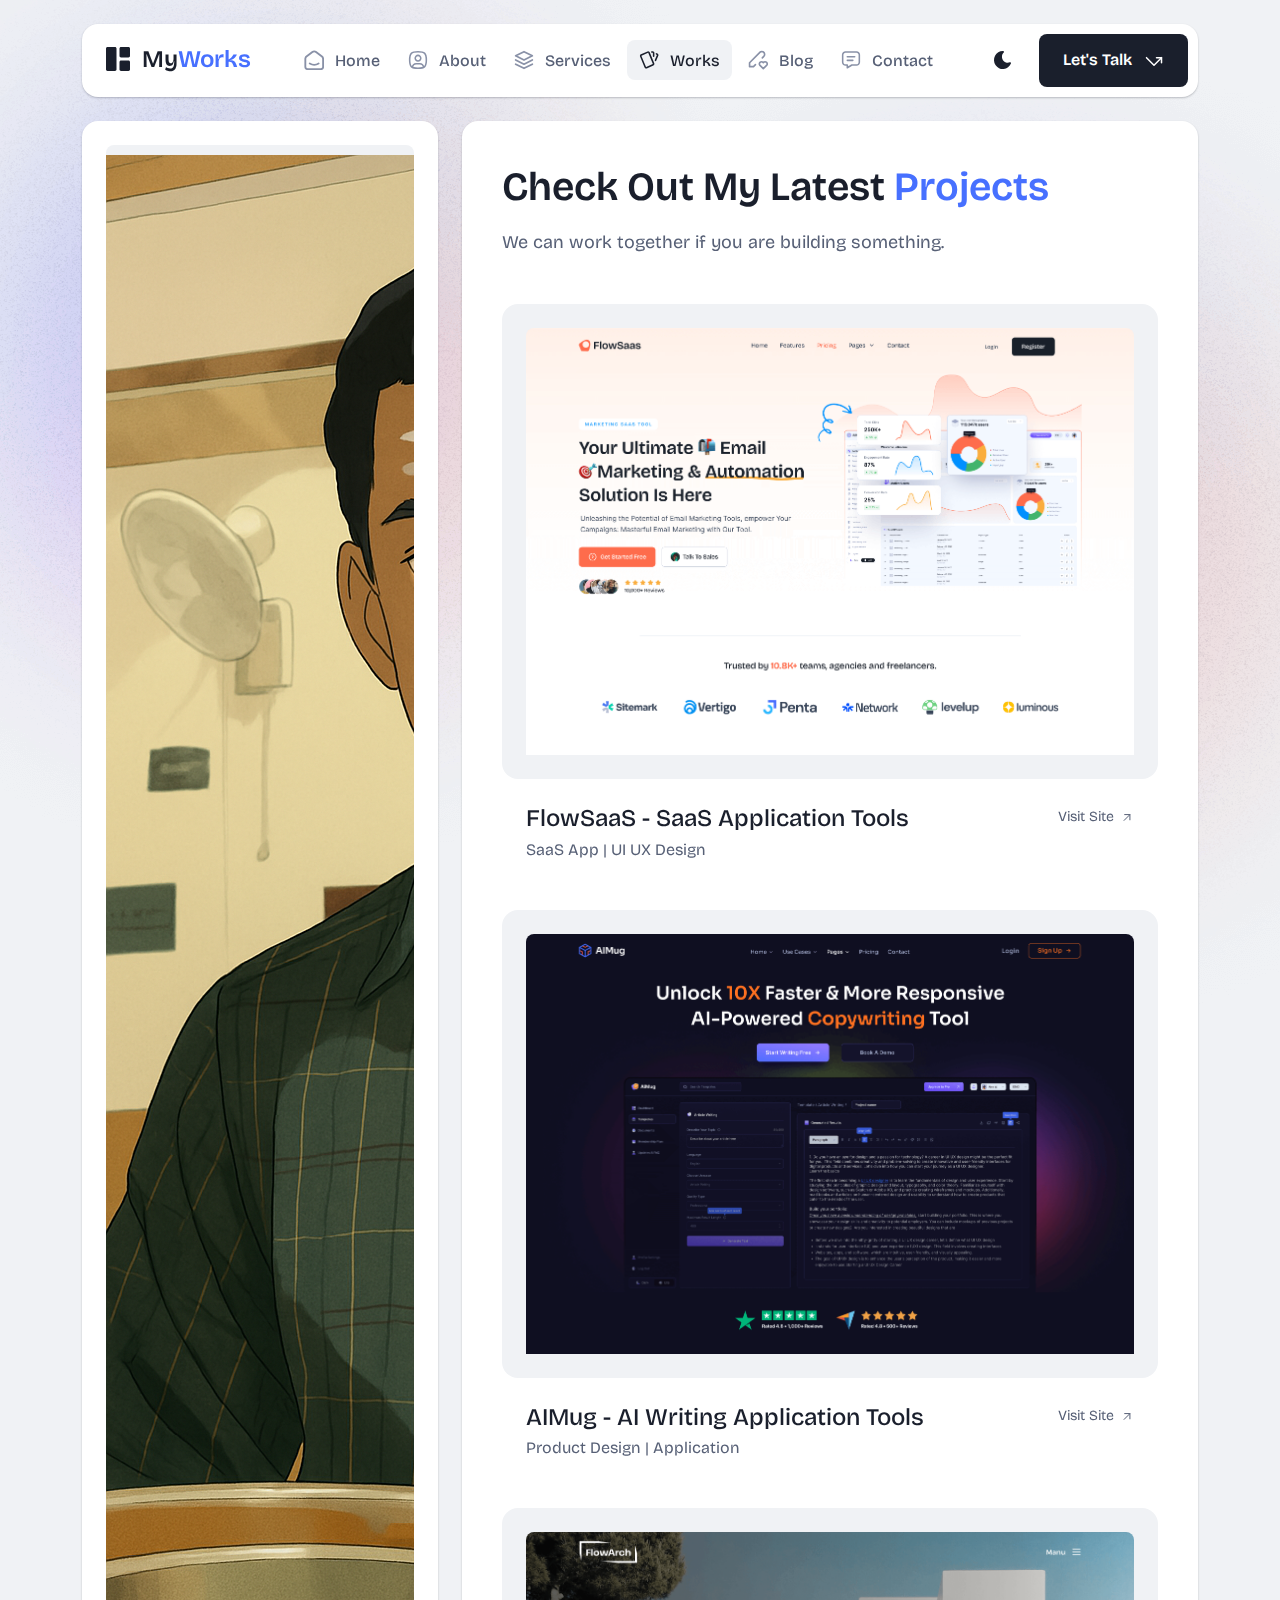
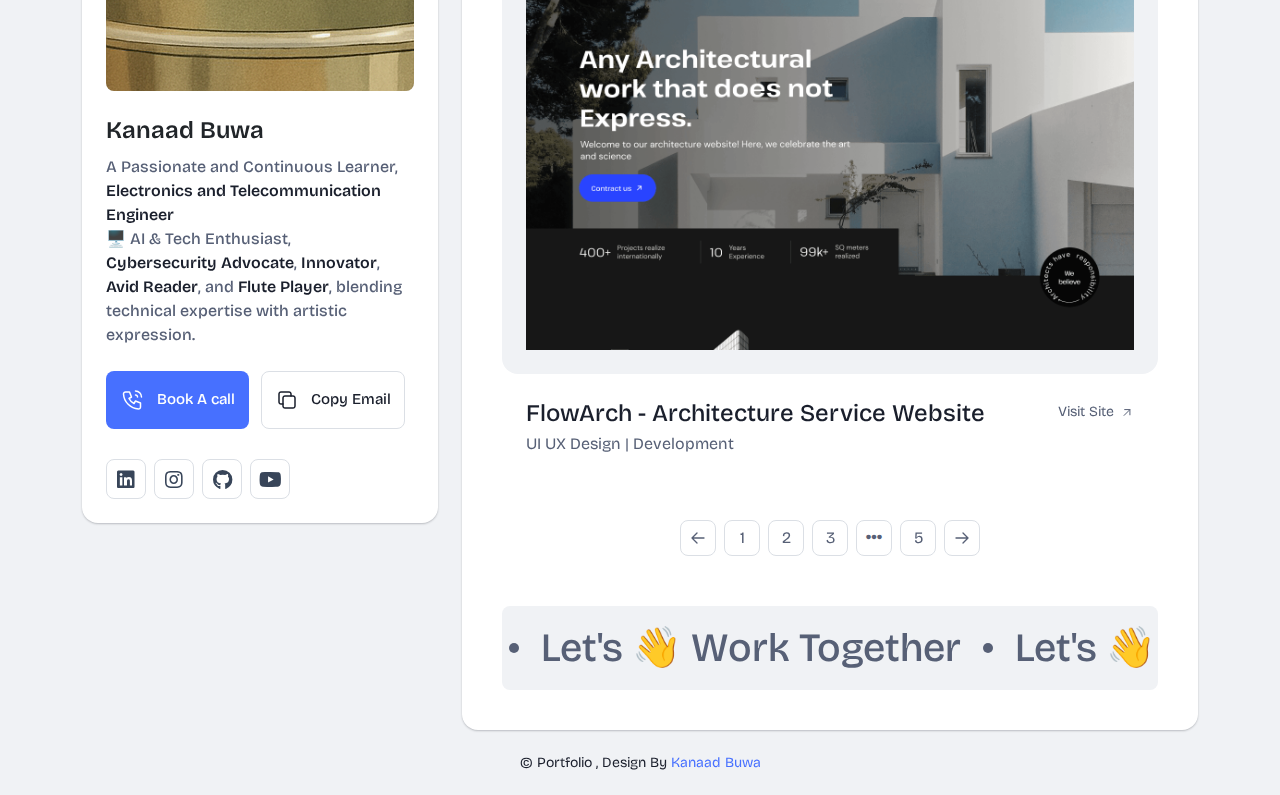
<file: Portfolio-Website/portfolio.html>
<!DOCTYPE html>
<html lang="en">


<head>
  <meta charset="UTF-8">
  <meta http-equiv="X-UA-Compatible" content="IE=edge">
  <title>Projects by Kanaad Buwa | AI, IoT & Embedded Systems</title>
<meta name="description" content="Browse the portfolio of Kanaad Buwa, showcasing AI, robotics, signal processing, and interdisciplinary engineering projects.">
  <meta name="viewport" content="width=device-width, initial-scale=1">

  <link rel="shortcut icon" type="image/x-icon" href="assets/img/favicon.svg">
  <!-- Place favicon.ico in the root directory -->

  <!-- CSS here -->
  <link rel="stylesheet" href="assets/css/bootstrap.min.css">
  <link rel="stylesheet" href="assets/fontawsome/css/all.min.css">
  <link rel="stylesheet" href="assets/fontawsome/css/fontawesome.min.css">
  <link rel="stylesheet" href="assets/css/slick.css">
  <link rel="stylesheet" href="assets/css/magnific-popup.css">
  <link rel="stylesheet" href="assets/css/style.css">
  <link rel="stylesheet" href="assets/css/responsive.css">
  <script type="application/ld+json">
    {
      "@context": "https://schema.org",
      "@type": "Person",
      "name": "Kanaad Buwa",
      "url": "https://kanaadbuwa.ct.ws/",
      "jobTitle": "E&TC Engineer | AI Enthusiast | Aspiring Polymath",
      "sameAs": [
        "https://github.com/kanaadbuwa",
        "https://www.linkedin.com/in/kanaad-buwa-342639298/",
        "https://www.instagram.com/kanaad_buwa/"
      ],
      "alumniOf": {
        "@type": "CollegeOrUniversity",
        "name": "K.K. Wagh Institute of Engineering Education and Research"
      },
      "knowsAbout": [
        "Artificial Intelligence",
        "Electronics",
        "Embedded Systems",
        "VLSI",
        "Robotics",
        "Cybersecurity",
        "Systems Thinking",
        "Flute Playing"
      ]
    }
    </script>
</head>

<body>
  <div id="page-content">
    <!-- header part start -->
    <header class="header-area">
      <nav class="navbar">
        <div class="container">
          <div class="menu-container">
            <div class="logo">
              <a class="navbar-brand me-0" href="index.html">
                <svg width="24" height="24" viewBox="0 0 24 24" fill="none" xmlns="http://www.w3.org/2000/svg">
                  <path
                    d="M0 1.5C0 1.10218 0.158035 0.720644 0.43934 0.43934C0.720644 0.158035 1.10218 0 1.5 0L9 0C9.39782 0 9.77936 0.158035 10.0607 0.43934C10.342 0.720644 10.5 1.10218 10.5 1.5V22.5C10.5 22.8978 10.342 23.2794 10.0607 23.5607C9.77936 23.842 9.39782 24 9 24H1.5C1.10218 24 0.720644 23.842 0.43934 23.5607C0.158035 23.2794 0 22.8978 0 22.5V1.5ZM13.5 1.5C13.5 1.10218 13.658 0.720644 13.9393 0.43934C14.2206 0.158035 14.6022 0 15 0L22.5 0C22.8978 0 23.2794 0.158035 23.5607 0.43934C23.842 0.720644 24 1.10218 24 1.5V9C24 9.39782 23.842 9.77936 23.5607 10.0607C23.2794 10.342 22.8978 10.5 22.5 10.5H15C14.6022 10.5 14.2206 10.342 13.9393 10.0607C13.658 9.77936 13.5 9.39782 13.5 9V1.5ZM13.5 15C13.5 14.6022 13.658 14.2206 13.9393 13.9393C14.2206 13.658 14.6022 13.5 15 13.5H22.5C22.8978 13.5 23.2794 13.658 23.5607 13.9393C23.842 14.2206 24 14.6022 24 15V22.5C24 22.8978 23.842 23.2794 23.5607 23.5607C23.2794 23.842 22.8978 24 22.5 24H15C14.6022 24 14.2206 23.842 13.9393 23.5607C13.658 23.2794 13.5 22.8978 13.5 22.5V15Z"
                    class="logo-icon" />
                </svg>
                <span>My<span class="primary">Works</span></span>
              </a>
            </div>
            <div class="navbar-main d-flex flex-grow-1">
              <div class="logo inner-logo d-block d-xl-none">
                <a class="navbar-brand me-0" href="index.html">
                  <svg width="24" height="24" viewBox="0 0 24 24" fill="none" xmlns="http://www.w3.org/2000/svg">
                    <path
                      d="M0 1.5C0 1.10218 0.158035 0.720644 0.43934 0.43934C0.720644 0.158035 1.10218 0 1.5 0L9 0C9.39782 0 9.77936 0.158035 10.0607 0.43934C10.342 0.720644 10.5 1.10218 10.5 1.5V22.5C10.5 22.8978 10.342 23.2794 10.0607 23.5607C9.77936 23.842 9.39782 24 9 24H1.5C1.10218 24 0.720644 23.842 0.43934 23.5607C0.158035 23.2794 0 22.8978 0 22.5V1.5ZM13.5 1.5C13.5 1.10218 13.658 0.720644 13.9393 0.43934C14.2206 0.158035 14.6022 0 15 0L22.5 0C22.8978 0 23.2794 0.158035 23.5607 0.43934C23.842 0.720644 24 1.10218 24 1.5V9C24 9.39782 23.842 9.77936 23.5607 10.0607C23.2794 10.342 22.8978 10.5 22.5 10.5H15C14.6022 10.5 14.2206 10.342 13.9393 10.0607C13.658 9.77936 13.5 9.39782 13.5 9V1.5ZM13.5 15C13.5 14.6022 13.658 14.2206 13.9393 13.9393C14.2206 13.658 14.6022 13.5 15 13.5H22.5C22.8978 13.5 23.2794 13.658 23.5607 13.9393C23.842 14.2206 24 14.6022 24 15V22.5C24 22.8978 23.842 23.2794 23.5607 23.5607C23.2794 23.842 22.8978 24 22.5 24H15C14.6022 24 14.2206 23.842 13.9393 23.5607C13.658 23.2794 13.5 22.8978 13.5 22.5V15Z"
                      class="logo-icon" />
                  </svg>
                  <span>My<span class="primary">Projects</span></span>
                </a>
              </div>
              <ul class="navbar-info mx-auto">
                <li class="nav-item">
                  <a class="nav-link" aria-current="page" href="index.html">
                    <svg class="nav-icon" viewBox="0 0 15 15" fill="none" xmlns="http://www.w3.org/2000/svg">
                      <path
                        d="M13.475 4.92481L9.03083 1.46814C8.64082 1.16473 8.1608 1 7.66667 1C7.17254 1 6.69251 1.16473 6.3025 1.46814L1.8575 4.92481C1.59037 5.13254 1.37424 5.39858 1.22563 5.7026C1.07701 6.00662 0.99984 6.34058 1 6.67897V12.679C1 13.121 1.17559 13.5449 1.48816 13.8575C1.80072 14.17 2.22464 14.3456 2.66667 14.3456H12.6667C13.1087 14.3456 13.5326 14.17 13.8452 13.8575C14.1577 13.5449 14.3333 13.121 14.3333 12.679V6.67897C14.3333 5.99314 14.0167 5.34564 13.475 4.92481Z"
                        stroke-width="1.4" stroke-linecap="round" stroke-linejoin="round" />
                      <path d="M10.9753 10.1665C9.13359 11.2773 6.14859 11.2773 4.30859 10.1665" stroke-width="1.4"
                        stroke-linecap="round" stroke-linejoin="round" />
                    </svg>

                    <span>Home</span>
                  </a>
                </li>
                <li class="nav-item">
                  <a class="nav-link" href="about.html">
                    <svg class="nav-icon" viewBox="0 0 18 18" fill="none" xmlns="http://www.w3.org/2000/svg">
                      <path
                        d="M9 9.8335C9.66304 9.8335 10.2989 9.5701 10.7678 9.10126C11.2366 8.63242 11.5 7.99654 11.5 7.3335C11.5 6.67045 11.2366 6.03457 10.7678 5.56573C10.2989 5.09689 9.66304 4.8335 9 4.8335C8.33696 4.8335 7.70107 5.09689 7.23223 5.56573C6.76339 6.03457 6.5 6.67045 6.5 7.3335C6.5 7.99654 6.76339 8.63242 7.23223 9.10126C7.70107 9.5701 8.33696 9.8335 9 9.8335Z"
                        stroke-width="1.4" stroke-linecap="round" stroke-linejoin="round" />
                      <path
                        d="M9 1.5C15 1.5 16.5 3 16.5 9C16.5 15 15 16.5 9 16.5C3 16.5 1.5 15 1.5 9C1.5 3 3 1.5 9 1.5Z"
                        stroke-width="1.4" stroke-linecap="round" stroke-linejoin="round" />
                      <path
                        d="M4 15.7085V15.6668C4 14.7828 4.35119 13.9349 4.97631 13.3098C5.60143 12.6847 6.44928 12.3335 7.33333 12.3335H10.6667C11.5507 12.3335 12.3986 12.6847 13.0237 13.3098C13.6488 13.9349 14 14.7828 14 15.6668V15.7085"
                        stroke-width="1.4" stroke-linecap="round" stroke-linejoin="round" />
                    </svg>
                    About
                  </a>
                </li>
                <li class="nav-item">
                  <a class="nav-link" href="services.html">
                    <svg class="nav-icon" viewBox="0 0 16 16" fill="none" xmlns="http://www.w3.org/2000/svg">
                      <path d="M7.99967 1.3335L1.33301 4.66683L7.99967 8.00016L14.6663 4.66683L7.99967 1.3335Z"
                        stroke-width="1.4" stroke-linecap="round" stroke-linejoin="round" />
                      <path d="M1.33301 8L7.99967 11.3333L14.6663 8" stroke-width="1.4" stroke-linecap="round"
                        stroke-linejoin="round" />
                      <path d="M1.33301 11.3335L7.99967 14.6668L14.6663 11.3335" stroke-width="1.4"
                        stroke-linecap="round" stroke-linejoin="round" />
                    </svg>
                    Services
                  </a>
                </li>
                <li class="nav-item">
                  <a class="nav-link active" href="portfolio.html">
                    <svg class="nav-icon" viewBox="0 0 18 17" fill="none" xmlns="http://www.w3.org/2000/svg">
                      <path
                        d="M2.00326 3.99733L7.95159 1.40649C8.04974 1.36442 8.15533 1.34243 8.26212 1.34181C8.3689 1.34119 8.47473 1.36196 8.57337 1.40289C8.67201 1.44382 8.76145 1.50408 8.83642 1.58013C8.9114 1.65617 8.97039 1.74646 9.00992 1.84566L13.1133 11.764C13.1985 11.9651 13.2014 12.1917 13.1213 12.3949C13.0412 12.5982 12.8845 12.7618 12.6849 12.8507L6.73742 15.4415C6.63922 15.4837 6.53356 15.5058 6.42668 15.5065C6.3198 15.5072 6.21387 15.4864 6.11514 15.4455C6.0164 15.4046 5.92688 15.3442 5.85184 15.2681C5.7768 15.192 5.71778 15.1016 5.67826 15.0023L1.57492 5.08316C1.48963 4.88204 1.48673 4.65546 1.56684 4.45222C1.64696 4.24898 1.80367 4.08616 2.00326 3.99733Z"
                        stroke-width="1.4" stroke-linecap="round" stroke-linejoin="round" />
                      <path
                        d="M11.5 1.3335H12.3333C12.5543 1.3335 12.7663 1.42129 12.9226 1.57757C13.0789 1.73385 13.1667 1.94582 13.1667 2.16683V5.0835"
                        stroke-width="1.4" stroke-linecap="round" stroke-linejoin="round" />
                      <path
                        d="M15.6663 3C15.8863 3.09333 16.0997 3.18083 16.3063 3.2625C16.5098 3.34882 16.6706 3.51241 16.7534 3.71729C16.8362 3.92217 16.8343 4.15155 16.748 4.355L14.833 8.83334"
                        stroke-width="1.4" stroke-linecap="round" stroke-linejoin="round" />
                    </svg>
                    Works
                  </a>
                </li>
                <li class="nav-item">
                  <a class="nav-link" href="blog.html">
                    <svg class="nav-icon" viewBox="0 0 17 16" fill="none" xmlns="http://www.w3.org/2000/svg">
                      <path
                        d="M12.1663 6.16676L13.4163 4.91676C13.6352 4.69789 13.8088 4.43805 13.9273 4.15208C14.0457 3.86612 14.1067 3.55962 14.1067 3.25009C14.1067 2.94056 14.0457 2.63406 13.9273 2.3481C13.8088 2.06213 13.6352 1.80229 13.4163 1.58342C13.1975 1.36455 12.9376 1.19094 12.6517 1.07248C12.3657 0.954033 12.0592 0.893066 11.7497 0.893066C11.4401 0.893066 11.1336 0.954033 10.8477 1.07248C10.5617 1.19094 10.3019 1.36455 10.083 1.58342L1.33301 10.3334V13.6668H4.66634L6.33301 12.0001"
                        stroke-width="1.4" stroke-linecap="round" stroke-linejoin="round" />
                      <path
                        d="M13.0004 15.3335L15.7921 12.5968C15.9633 12.4307 16.0995 12.232 16.1926 12.0124C16.2857 11.7927 16.3339 11.5567 16.3343 11.3181C16.3347 11.0796 16.2873 10.8434 16.1948 10.6235C16.1024 10.4035 15.9669 10.2044 15.7963 10.0377C15.448 9.69712 14.9806 9.50602 14.4935 9.50509C14.0065 9.50415 13.5383 9.69346 13.1888 10.0327L13.0021 10.216L12.8163 10.0327C12.4681 9.69237 12.0008 9.50143 11.5139 9.50049C11.0271 9.49956 10.5591 9.68871 10.2096 10.0277C10.0383 10.1937 9.9021 10.3924 9.80891 10.612C9.71572 10.8316 9.66746 11.0677 9.667 11.3062C9.66653 11.5447 9.71386 11.781 9.80619 12.0009C9.89853 12.2209 10.034 12.4201 10.2046 12.5868L13.0004 15.3335Z"
                        stroke-width="1.4" stroke-linecap="round" stroke-linejoin="round" />
                    </svg>
                    Blog
                  </a>
                </li>
                <li class="nav-item">
                  <a class="nav-link" href="contact.html">
                    <svg class="nav-icon" viewBox="0 0 18 17" fill="none" xmlns="http://www.w3.org/2000/svg">
                      <path d="M5.66699 5.5H12.3337" stroke-width="1.4" stroke-linecap="round"
                        stroke-linejoin="round" />
                      <path d="M5.66699 8.8335H10.667" stroke-width="1.4" stroke-linecap="round"
                        stroke-linejoin="round" />
                      <path
                        d="M14 1.3335C14.663 1.3335 15.2989 1.59689 15.7678 2.06573C16.2366 2.53457 16.5 3.17045 16.5 3.8335V10.5002C16.5 11.1632 16.2366 11.7991 15.7678 12.2679C15.2989 12.7368 14.663 13.0002 14 13.0002H9.83333L5.66667 15.5002V13.0002H4C3.33696 13.0002 2.70107 12.7368 2.23223 12.2679C1.76339 11.7991 1.5 11.1632 1.5 10.5002V3.8335C1.5 3.17045 1.76339 2.53457 2.23223 2.06573C2.70107 1.59689 3.33696 1.3335 4 1.3335H14Z"
                        stroke-width="1.4" stroke-linecap="round" stroke-linejoin="round" />
                    </svg>
                    Contact
                  </a>
                </li>
              </ul>
              <div class="header-right-info d-flex align-items-center">
                <button class="theme-control-btn">
                  <span class="dark">
                    <svg width="24" height="24" viewBox="0 0 24 24" fill="none" xmlns="http://www.w3.org/2000/svg">
                      <path
                        d="M11.8005 3C10.207 3.0003 8.64356 3.44286 7.27683 4.28049C5.91011 5.11811 4.79139 6.31937 4.04002 7.75612C3.28865 9.19288 2.93281 10.8112 3.01046 12.4386C3.08811 14.0659 3.59633 15.6411 4.48091 16.9963C5.3655 18.3514 6.59326 19.4356 8.03324 20.1333C9.47322 20.8309 11.0714 21.1157 12.6573 20.9574C14.2432 20.7991 15.7573 20.2036 17.0381 19.2344C18.319 18.2652 19.3185 16.9587 19.9301 15.4542C20.2302 14.7162 19.5111 13.9746 18.7875 14.2752C17.5475 14.7888 16.1706 14.8418 14.8963 14.425C13.622 14.0082 12.5308 13.1479 11.8126 11.9937C11.0943 10.8396 10.7943 9.4645 10.9648 8.10764C11.1353 6.75077 11.7655 5.49792 12.7458 4.5669L12.8136 4.4949C13.2986 3.9279 12.913 3.0072 12.1464 3.0072H11.9122L11.8524 3.0018L11.7996 3H11.8005Z"
                        fill="#1A1F2C" />
                    </svg>
                    <small class="theme-text d-block d-xl-none">Change appearance</small>
                  </span>
                  <span class="light">
                    <svg width="24" height="24" viewBox="0 0 24 24" fill="none" xmlns="http://www.w3.org/2000/svg">
                      <path
                        d="M12 19C12.2449 19 12.4813 19.09 12.6644 19.2527C12.8474 19.4155 12.9643 19.6397 12.993 19.883L13 20V21C12.9997 21.2549 12.9021 21.5 12.7272 21.6854C12.5522 21.8707 12.313 21.9822 12.0586 21.9972C11.8042 22.0121 11.5536 21.9293 11.3582 21.7657C11.1627 21.6021 11.0371 21.3701 11.007 21.117L11 21V20C11 19.7348 11.1054 19.4804 11.2929 19.2929C11.4804 19.1054 11.7348 19 12 19Z"
                        fill="#FD7E41" />
                      <path
                        d="M18.3127 16.9099L18.4067 16.9929L19.1067 17.6929C19.2861 17.8729 19.3902 18.1144 19.398 18.3683C19.4057 18.6223 19.3165 18.8697 19.1485 19.0602C18.9804 19.2508 18.7462 19.3702 18.4933 19.3943C18.2403 19.4184 17.9877 19.3454 17.7867 19.1899L17.6927 19.1069L16.9927 18.4069C16.8202 18.2347 16.7165 18.0053 16.7012 17.7619C16.6859 17.5186 16.76 17.278 16.9097 17.0855C17.0593 16.893 17.2741 16.7618 17.5137 16.7166C17.7533 16.6713 18.0012 16.7152 18.2107 16.8399L18.3127 16.9099Z"
                        fill="#FD7E41" />
                      <path
                        d="M7.00747 16.993C7.17965 17.1652 7.28308 17.3943 7.29836 17.6373C7.31364 17.8803 7.23972 18.1206 7.09047 18.313L7.00747 18.407L6.30747 19.107C6.12751 19.2863 5.88604 19.3905 5.63209 19.3982C5.37814 19.406 5.13076 19.3168 4.94019 19.1487C4.74963 18.9807 4.63017 18.7464 4.60607 18.4935C4.58198 18.2406 4.65506 17.988 4.81047 17.787L4.89347 17.693L5.59347 16.993C5.781 16.8055 6.03531 16.7002 6.30047 16.7002C6.56563 16.7002 6.81994 16.8055 7.00747 16.993Z"
                        fill="#FD7E41" />
                      <path
                        d="M3.99987 11C4.25475 11.0003 4.4999 11.0979 4.68524 11.2728C4.87057 11.4478 4.9821 11.687 4.99704 11.9414C5.01198 12.1958 4.92919 12.4464 4.7656 12.6418C4.60201 12.8373 4.36996 12.9629 4.11687 12.993L3.99987 13H2.99987C2.74499 12.9997 2.49984 12.9021 2.3145 12.7272C2.12916 12.5522 2.01763 12.313 2.0027 12.0586C1.98776 11.8042 2.07054 11.5536 2.23413 11.3582C2.39772 11.1627 2.62977 11.0371 2.88287 11.007L2.99987 11H3.99987Z"
                        fill="#FD7E41" />
                      <path
                        d="M20.9999 11C21.2547 11.0003 21.4999 11.0979 21.6852 11.2728C21.8706 11.4478 21.9821 11.687 21.997 11.9414C22.012 12.1958 21.9292 12.4464 21.7656 12.6418C21.602 12.8373 21.37 12.9629 21.1169 12.993L20.9999 13H19.9999C19.745 12.9997 19.4998 12.9021 19.3145 12.7272C19.1292 12.5522 19.0176 12.313 19.0027 12.0586C18.9878 11.8042 19.0705 11.5536 19.2341 11.3582C19.3977 11.1627 19.6298 11.0371 19.8829 11.007L19.9999 11H20.9999Z"
                        fill="#FD7E41" />
                      <path
                        d="M6.21264 4.80985L6.30664 4.89285L7.00664 5.59285C7.18599 5.77281 7.29011 6.01429 7.29787 6.26824C7.30562 6.52219 7.21642 6.76957 7.04839 6.96013C6.88036 7.1507 6.64609 7.27016 6.39316 7.29425C6.14024 7.31834 5.88763 7.24526 5.68664 7.08985L5.59264 7.00685L4.89264 6.30685C4.72073 6.13453 4.61757 5.90543 4.6025 5.66248C4.58744 5.41954 4.6615 5.17945 4.8108 4.98721C4.9601 4.79497 5.1744 4.66378 5.41351 4.61824C5.65262 4.57271 5.90013 4.61594 6.10964 4.73985L6.21264 4.80985Z"
                        fill="#FD7E41" />
                      <path
                        d="M19.1071 4.89288C19.2793 5.06508 19.3827 5.29418 19.398 5.5372C19.4132 5.78023 19.3393 6.02048 19.1901 6.21288L19.1071 6.30688L18.4071 7.00688C18.2271 7.18623 17.9856 7.29036 17.7317 7.29811C17.4777 7.30587 17.2304 7.21667 17.0398 7.04864C16.8492 6.8806 16.7298 6.64633 16.7057 6.39341C16.6816 6.14049 16.7547 5.88788 16.9101 5.68688L16.9931 5.59288L17.6931 4.89288C17.8806 4.70541 18.1349 4.6001 18.4001 4.6001C18.6652 4.6001 18.9196 4.70541 19.1071 4.89288Z"
                        fill="#FD7E41" />
                      <path
                        d="M12 2C12.2449 2.00003 12.4813 2.08996 12.6644 2.25272C12.8474 2.41547 12.9643 2.63975 12.993 2.883L13 3V4C12.9997 4.25488 12.9021 4.50003 12.7272 4.68537C12.5522 4.8707 12.313 4.98223 12.0586 4.99717C11.8042 5.01211 11.5536 4.92933 11.3582 4.76573C11.1627 4.60214 11.0371 4.3701 11.007 4.117L11 4V3C11 2.73478 11.1054 2.48043 11.2929 2.29289C11.4804 2.10536 11.7348 2 12 2Z"
                        fill="#FD7E41" />
                      <path
                        d="M12 7C12.9797 6.99994 13.9378 7.28769 14.7553 7.8275C15.5729 8.36731 16.2138 9.1354 16.5986 10.0364C16.9833 10.9373 17.0949 11.9315 16.9195 12.8953C16.7441 13.8592 16.2893 14.7502 15.6118 15.4579C14.9343 16.1655 14.0638 16.6585 13.1085 16.8756C12.1532 17.0928 11.1552 17.0245 10.2383 16.6793C9.3215 16.334 8.52629 15.7271 7.95146 14.9338C7.37663 14.1405 7.04752 13.1958 7.005 12.217L7 12L7.005 11.783C7.06092 10.4958 7.61161 9.27978 8.54222 8.38866C9.47284 7.49754 10.7115 7.00007 12 7Z"
                        fill="#FD7E41" />
                    </svg>
                    <small class="theme-text d-block d-xl-none">Change appearance</small>
                  </span>
                </button>
                <a href="contact.html" class="lets-talk-btn">
                  Let's Talk
                  <svg class="icon" width="20" height="20" viewBox="0 0 20 20" fill="none"
                    xmlns="http://www.w3.org/2000/svg">
                    <path d="M17.5 11.6665V6.6665H12.5" stroke="white" stroke-width="1.5" stroke-linecap="round"
                      stroke-linejoin="round" />
                    <path d="M17.5 6.6665L10 14.1665L2.5 6.6665" stroke="white" stroke-width="1.5"
                      stroke-linecap="round" stroke-linejoin="round" />
                  </svg>
                </a>
              </div>
            </div>
            <div class="mobile-menu-overlay d-block d-lg-none"></div>
            <div class="mobile-menu-control-bar d-block d-xl-none">
              <button class="mobile-menu-control-bar">
                <i class="fas fa-bars"></i>
              </button>
            </div>
          </div>
        </div>
      </nav>
    </header>
    <!-- header part end -->

    <!-- main area part start -->
    <main>

      <section class="content-box-area mt-4">
        <div class="container">
          <div class="row g-4">
            <div class="col-xl-4">
              <div class="card profile-card">
                <div class="card-body">
                  <div class="image text-center">
                    <img src="assets/img/images/profile.png" alt="profile">
                  </div>
                  <div class="text">
                    <h3 class="card-title">Kanaad Buwa</h3>
                    <p>A Passionate and Continuous Learner, <span>Electronics and Telecommunication Engineer</span> 🖥️ AI & Tech Enthusiast, <span>Cybersecurity Advocate</span>, <span>Innovator</span>, <span>Avid Reader</span>, and <span>Flute Player</span>, blending technical expertise with artistic expression.</p>
                    <div class="common-button-groups">
                      <a class="btn btn-call" href="tel:+918076108816">
                        <svg class="icon" width="25" height="24" viewBox="0 0 25 24" fill="none"
                          xmlns="http://www.w3.org/2000/svg">
                          <path
                            d="M5.5 4H9.5L11.5 9L9 10.5C10.071 12.6715 11.8285 14.429 14 15.5L15.5 13L20.5 15V19C20.5 19.5304 20.2893 20.0391 19.9142 20.4142C19.5391 20.7893 19.0304 21 18.5 21C14.5993 20.763 10.9202 19.1065 8.15683 16.3432C5.3935 13.5798 3.73705 9.90074 3.5 6C3.5 5.46957 3.71071 4.96086 4.08579 4.58579C4.46086 4.21071 4.96957 4 5.5 4Z"
                            stroke="white" stroke-width="1.5" stroke-linecap="round" stroke-linejoin="round" />
                          <path
                            d="M15.5 7C16.0304 7 16.5391 7.21071 16.9142 7.58579C17.2893 7.96086 17.5 8.46957 17.5 9"
                            stroke="white" stroke-width="1.5" stroke-linecap="round" stroke-linejoin="round" />
                          <path d="M15.5 3C17.0913 3 18.6174 3.63214 19.7426 4.75736C20.8679 5.88258 21.5 7.4087 21.5 9"
                            stroke="white" stroke-width="1.5" stroke-linecap="round" stroke-linejoin="round" />
                        </svg>
                        Book A call
                      </a>
                      <button class="btn btn-copy" data-clipboard-text="buwakanaad8@gmail.com">
                        <svg class="icon" width="24" height="24" viewBox="0 0 24 24" fill="none"
                          xmlns="http://www.w3.org/2000/svg">
                          <path
                            d="M8 10C8 9.46957 8.21071 8.96086 8.58579 8.58579C8.96086 8.21071 9.46957 8 10 8H18C18.5304 8 19.0391 8.21071 19.4142 8.58579C19.7893 8.96086 20 9.46957 20 10V18C20 18.5304 19.7893 19.0391 19.4142 19.4142C19.0391 19.7893 18.5304 20 18 20H10C9.46957 20 8.96086 19.7893 8.58579 19.4142C8.21071 19.0391 8 18.5304 8 18V10Z"
                            stroke-width="1.5" stroke-linecap="round" stroke-linejoin="round" />
                          <path
                            d="M16 8V6C16 5.46957 15.7893 4.96086 15.4142 4.58579C15.0391 4.21071 14.5304 4 14 4H6C5.46957 4 4.96086 4.21071 4.58579 4.58579C4.21071 4.96086 4 5.46957 4 6V14C4 14.5304 4.21071 15.0391 4.58579 15.4142C4.96086 15.7893 5.46957 16 6 16H8"
                            stroke-width="1.5" stroke-linecap="round" stroke-linejoin="round" />
                        </svg>
                        Copy Email
                      </button>
                    </div>
                    <div class="social-media-icon">
                      <ul class="list-unstyled">
                        <li><a href="https://www.linkedin.com/in/kanaad-buwa-342639298/"><i class="fab fa-linkedin"></i></a></li>
                        <li><a href="https://www.instagram.com/kanaad_buwa/"><i class="fab fa-instagram"></i></a></li>
                        <li><a href="https://github.com/kanaadbuwa"><i class="fab fa-github"></i></a></li>
                        <li><a href="#"><i class="fab fa-youtube"></i></a></li>
                      </ul>
                    </div>
                  </div>
                </div>
              </div>
            </div>
            <div class="col-xl-8">
              <div class="card content-box-card">
                <div class="card-body portfolio-card">
                  <div class="top-info">
                    <div class="text">
                      <h1 class="main-title">Check Out My Latest <span>Projects</span></h1>
                      <p>We can work together if you are building something.</p>
                    </div>
                  </div>
                  <div class="portfolio-area">
                    <div class="row g-4 parent-container">
                      <div class="col-lg-12">
                        <div class="portfolio-item">
                          <div class="image">
                            <img src="assets/img/projects/project-1.png" alt="project-1" class="img-fluid w-100">
                            <a href="assets/img/projects/project-1.png"
                              class="gallery-popup full-image-preview parent-container">
                              <svg class="icon" xmlns="http://www.w3.org/2000/svg" viewBox="0 0 20 20" fill="none"
                                stroke="currentColor" stroke-linecap="round" stroke-linejoin="round" stroke-width="1.5">
                                <path d="M10 4.167v11.666M4.167 10h11.666"></path>
                              </svg>
                            </a>
                          </div>
                          <div class="text">
                            <div class="info">
                              <a href="portfolio-details.html" class="title">FlowSaaS - SaaS Application Tools</a>
                              <p class="subtitle">SaaS App | UI UX Design</p>
                            </div>
                            <div class="visite-btn">
                              <a href="portfolio-details.html">Visit Site
                                <svg class="arrow-up" width="14" height="15" viewBox="0 0 14 15" fill="none"
                                  xmlns="http://www.w3.org/2000/svg">
                                  <path d="M9.91634 4.5835L4.08301 10.4168" stroke-linecap="round"
                                    stroke-linejoin="round"></path>
                                  <path d="M4.66699 4.5835H9.91699V9.8335" stroke-linecap="round"
                                    stroke-linejoin="round"></path>
                                </svg>
                              </a>
                            </div>
                          </div>
                        </div>
                      </div>
                      <div class="col-lg-12">
                        <div class="portfolio-item">
                          <div class="image">
                            <img src="assets/img/projects/project-2.png" alt="project-2" class="img-fluid w-100">
                            <a href="assets/img/projects/project-2.png"
                              class="gallery-popup full-image-preview parent-container">
                              <svg class="icon" xmlns="http://www.w3.org/2000/svg" viewBox="0 0 20 20" fill="none"
                                stroke="currentColor" stroke-linecap="round" stroke-linejoin="round" stroke-width="1.5">
                                <path d="M10 4.167v11.666M4.167 10h11.666"></path>
                              </svg>
                            </a>
                          </div>
                          <div class="text">
                            <div class="info">
                              <a href="portfolio-details.html" class="title">AIMug - AI Writing Application Tools</a>
                              <p class="subtitle">Product Design | Application</p>
                            </div>
                            <div class="visite-btn">
                              <a href="portfolio-details.html">Visit Site
                                <svg class="arrow-up" width="14" height="15" viewBox="0 0 14 15" fill="none"
                                  xmlns="http://www.w3.org/2000/svg">
                                  <path d="M9.91634 4.5835L4.08301 10.4168" stroke-linecap="round"
                                    stroke-linejoin="round"></path>
                                  <path d="M4.66699 4.5835H9.91699V9.8335" stroke-linecap="round"
                                    stroke-linejoin="round"></path>
                                </svg>
                              </a>
                            </div>
                          </div>
                        </div>
                      </div>
                      <div class="col-lg-12">
                        <div class="portfolio-item">
                          <div class="image">
                            <img src="assets/img/projects/project-3.png" alt="project-3" class="img-fluid w-100">
                            <a href="assets/img/projects/project-3.png"
                              class="gallery-popup full-image-preview parent-container">
                              <svg class="icon" xmlns="http://www.w3.org/2000/svg" viewBox="0 0 20 20" fill="none"
                                stroke="currentColor" stroke-linecap="round" stroke-linejoin="round" stroke-width="1.5">
                                <path d="M10 4.167v11.666M4.167 10h11.666"></path>
                              </svg>
                            </a>
                          </div>
                          <div class="text">
                            <div class="info">
                              <a href="portfolio-details.html" class="title">FlowArch - Architecture Service Website</a>
                              <p class="subtitle">UI UX Design | Development</p>
                            </div>
                            <div class="visite-btn">
                              <a href="portfolio-details.html">Visit Site
                                <svg class="arrow-up" width="14" height="15" viewBox="0 0 14 15" fill="none"
                                  xmlns="http://www.w3.org/2000/svg">
                                  <path d="M9.91634 4.5835L4.08301 10.4168" stroke-linecap="round"
                                    stroke-linejoin="round"></path>
                                  <path d="M4.66699 4.5835H9.91699V9.8335" stroke-linecap="round"
                                    stroke-linejoin="round"></path>
                                </svg>
                              </a>
                            </div>
                          </div>
                        </div>
                      </div>
                    </div>
                    <div class="pagination">
                      <ul class="list-unstyled">
                        <li class="prev">
                          <button>
                            <svg class="icon" xmlns="http://www.w3.org/2000/svg" fill="none" viewBox="0 0 24 24"
                              stroke-width="2" stroke="currentColor">
                              <path stroke-linecap="round" stroke-linejoin="round"
                                d="M10.5 19.5 3 12m0 0 7.5-7.5M3 12h18"></path>
                            </svg>
                          </button>
                        </li>
                        <li><button>1</button></li>
                        <li><button>2</button></li>
                        <li><button>3</button></li>
                        <li>
                          <button class="next-page-btn">
                            <span class="dots"><i class="fas fa-ellipsis-h"></i></span>
                            <span class="next-page">
                              <svg class="icon icon-arrow-right" xmlns="http://www.w3.org/2000/svg" width="24"
                                height="24" viewBox="0 0 24 24" fill="none" stroke="currentColor" stroke-width="2"
                                stroke-linecap="round" stroke-linejoin="round">
                                <path d="m6 17 5-5-5-5"></path>
                                <path d="m13 17 5-5-5-5"></path>
                              </svg>
                            </span>
                            <span class="next-page-number">Next 4 pages</span>
                          </button>
                        </li>
                        <li><button>5</button></li>
                        <li class="next">
                          <button>
                            <svg class="icon" xmlns="http://www.w3.org/2000/svg" fill="none" viewBox="0 0 24 24"
                              stroke-width="2" stroke="currentColor">
                              <path stroke-linecap="round" stroke-linejoin="round"
                                d="M13.5 4.5 21 12m0 0-7.5 7.5M21 12H3"></path>
                            </svg>
                          </button>
                        </li>
                      </ul>
                    </div>
                  </div>

                  <div class="work-together-slider">
                    <div class="slider-main d-flex gap-4 align-items-center">
                      <div class="slider-item">
                        <a href="contact.html">Let's 👋 Work Together</a>
                        <a href="contact.html">Let's 👋 Work Together</a>
                      </div>
                      <div class="slider-item">
                        <a href="contact.html">Let's 👋 Work Together</a>
                        <a href="contact.html">Let's 👋 Work Together</a>
                      </div>
                    </div>
                  </div>
                </div>
              </div>
            </div>
          </div>
        </div>
      </section>

      <!-- background shape area start -->
      <div class="background-shapes">
        <div class="shape-1 common-shape">
          <img src="assets/img/bg/banner-shape-1.png" alt="banner-shape-1">
        </div>
        <div class="shape-2 common-shape">
          <img src="assets/img/bg/banner-shape-1.png" alt="banner-shape-1">
        </div>
        <div class="threed-shape-1 move-with-cursor" data-value="1">
          <img src="assets/img/bg/object-3d-1.png" alt="object-3d-1">
        </div>
        <div class="threed-shape-2 move-with-cursor" data-value="1">
          <img src="assets/img/bg/object-3d-2.png" alt="object-3d-2">
        </div>
      </div>
      <!-- background shape area end -->
    </main>
    <!-- main area part end -->

    <!-- footer part start -->
    <footer class="footer-area">
      <div class="container">
        <div class="text text-center">
          <p>© Portfolio , Design By <a href="#">Kanaad Buwa</a></p>
        </div>
      </div>
    </footer>
    <!-- footer part end -->
  </div>

  <!-- JS here -->
  <script src="assets/js/vendor/jquery-3.6.0.min.js"></script>
  <script src="assets/js/bootstrap.bundle.min.js"></script>
  <script src="assets/js/jquery.magnific-popup.min.js"></script>
  <script src="assets/js/ajax-form.js"></script>
  <script src="assets/js/clipboard.min.js"></script>
  <script src="assets/js/slick.min.js"></script>
  <script src="assets/js/script.js"></script>
</body>


</html>
</file>
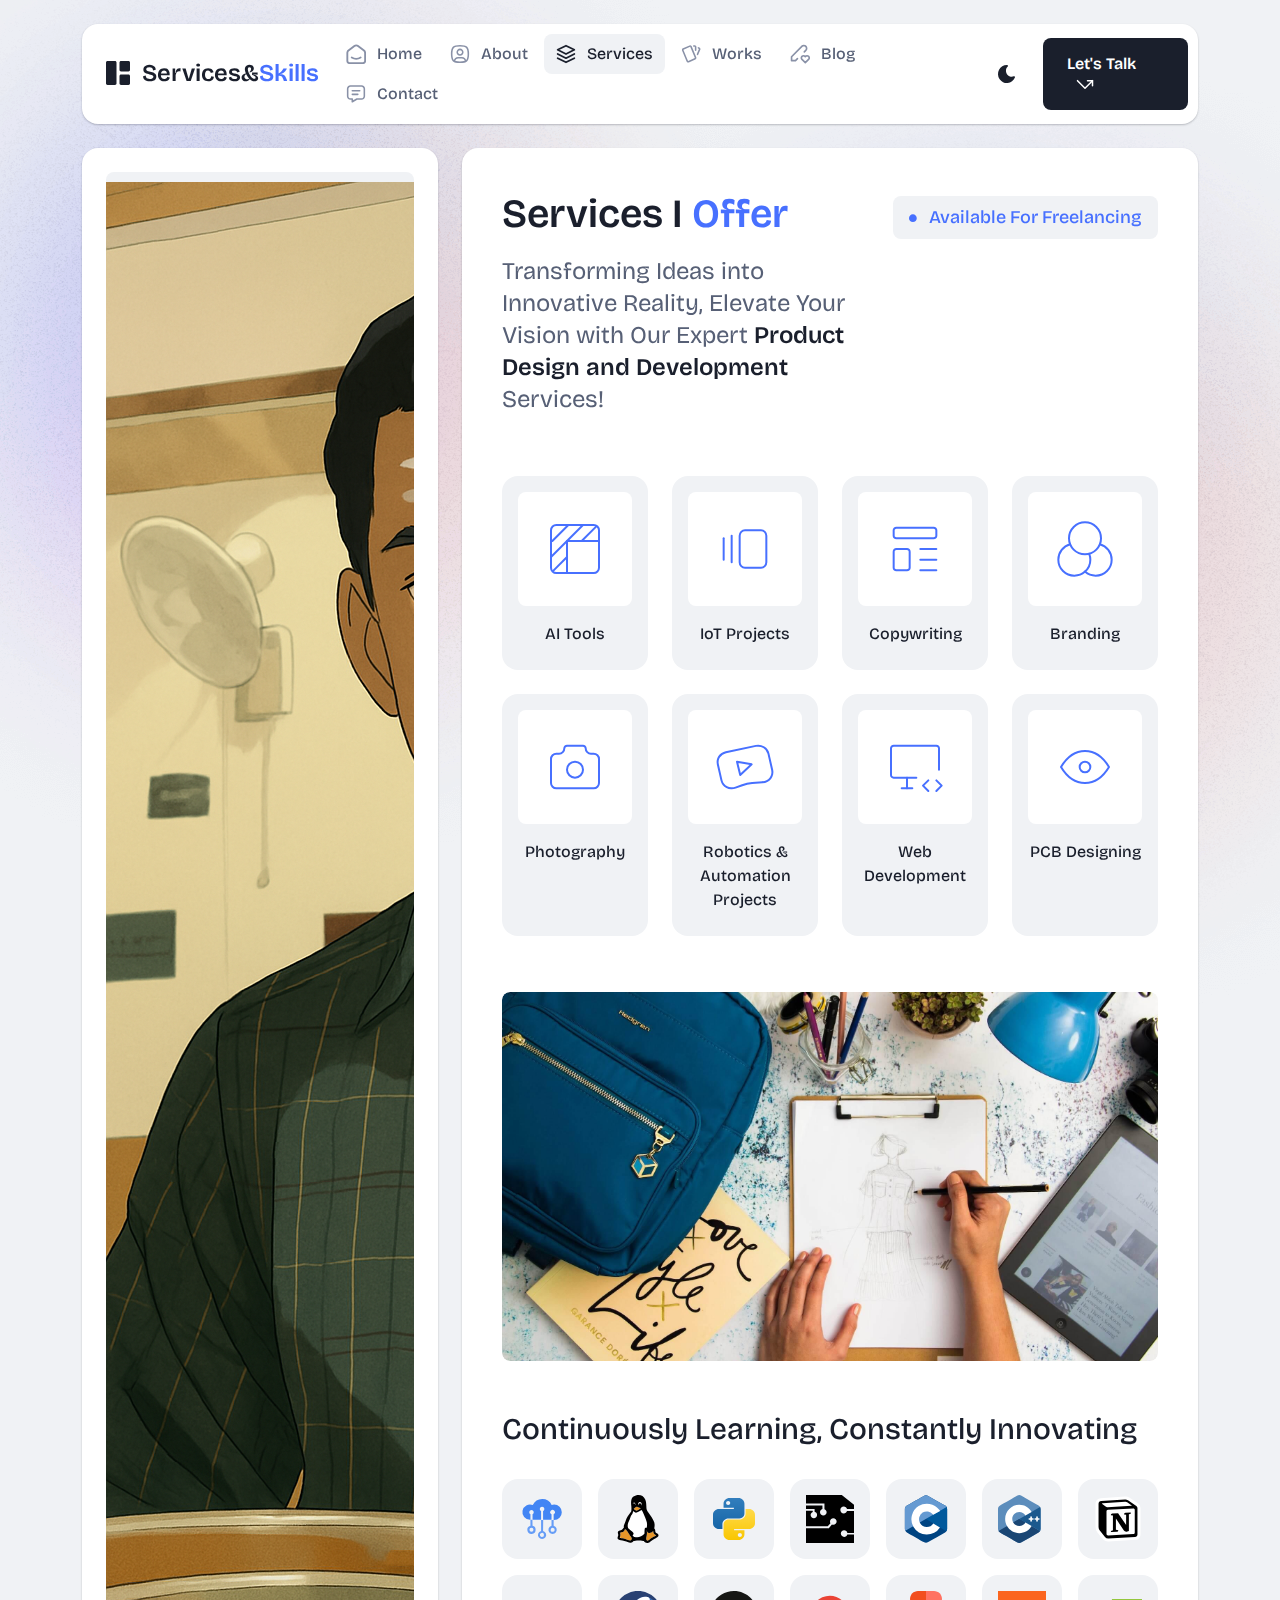
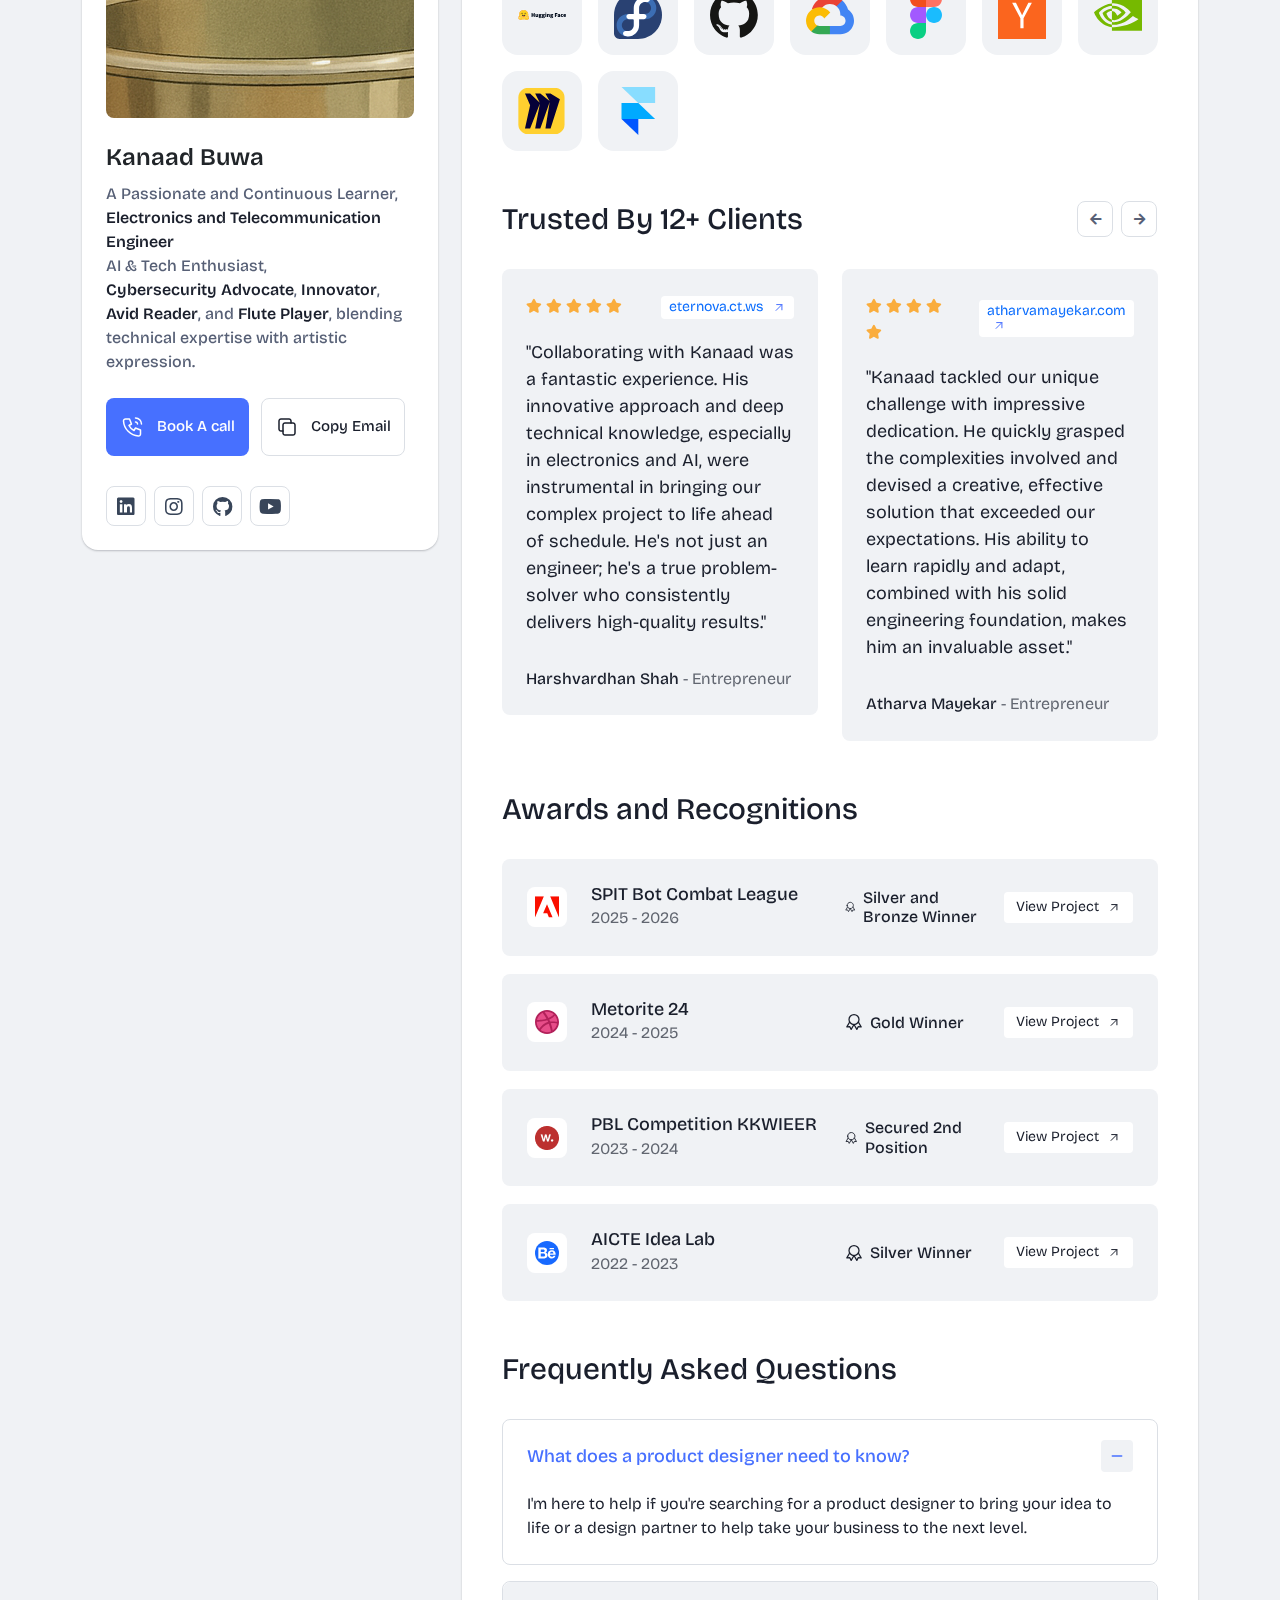
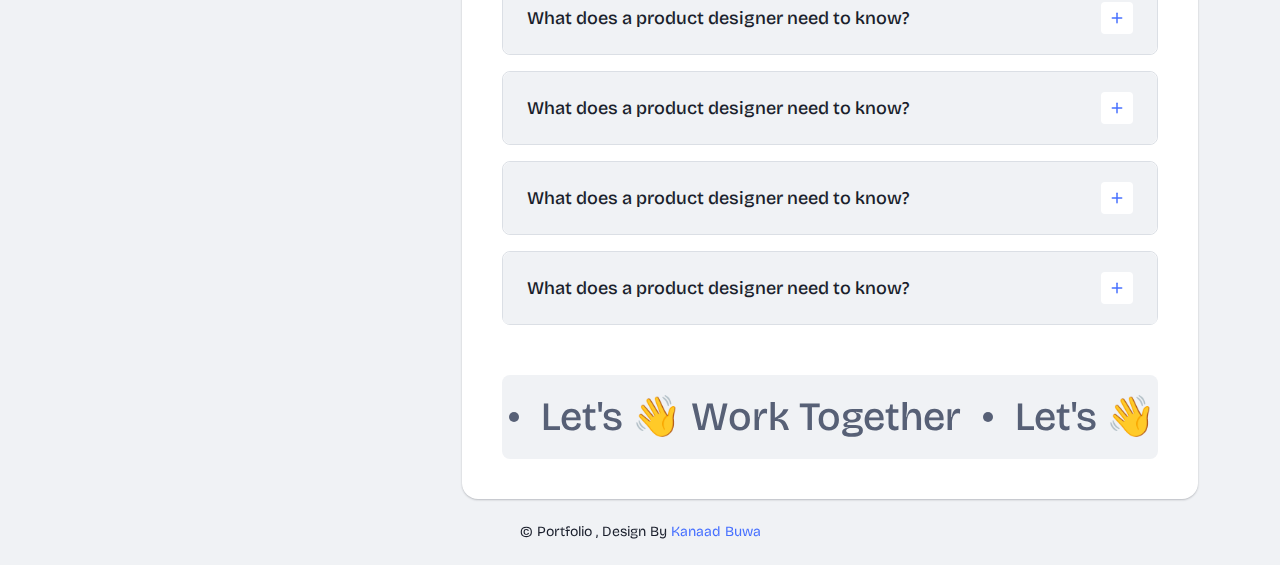
<file: Portfolio-Website/services.html>
<!DOCTYPE html>
<html lang="en">


<head>
  <meta charset="UTF-8">
  <meta http-equiv="X-UA-Compatible" content="IE=edge">
  <title>Technical Services | AI & Embedded Consulting by Kanaad Buwa</title>
<meta name="description" content="Explore AI development, embedded systems design, cybersecurity advisory, and innovation consulting services offered by Kanaad Buwa.">
  <meta name="viewport" content="width=device-width, initial-scale=1">

  <link rel="shortcut icon" type="image/x-icon" href="assets/img/favicon.svg">
  <!-- Place favicon.ico in the root directory -->

  <!-- CSS here -->
  <link rel="stylesheet" href="assets/css/bootstrap.min.css">
  <link rel="stylesheet" href="assets/fontawsome/css/all.min.css">
  <link rel="stylesheet" href="assets/fontawsome/css/fontawesome.min.css">
  <link rel="stylesheet" href="assets/css/slick.css">
  <link rel="stylesheet" href="assets/css/magnific-popup.css">
  <link rel="stylesheet" href="assets/css/style.css">
  <link rel="stylesheet" href="assets/css/responsive.css">
  <script type="application/ld+json">
    {
      "@context": "https://schema.org",
      "@type": "Person",
      "name": "Kanaad Buwa",
      "url": "https://kanaadbuwa.ct.ws/",
      "jobTitle": "E&TC Engineer | AI Enthusiast | Aspiring Polymath",
      "sameAs": [
        "https://github.com/kanaadbuwa",
        "https://www.linkedin.com/in/kanaad-buwa-342639298/",
        "https://www.instagram.com/kanaad_buwa/"
      ],
      "alumniOf": {
        "@type": "CollegeOrUniversity",
        "name": "K.K. Wagh Institute of Engineering Education and Research"
      },
      "knowsAbout": [
        "Artificial Intelligence",
        "Electronics",
        "Embedded Systems",
        "VLSI",
        "Robotics",
        "Cybersecurity",
        "Systems Thinking",
        "Flute Playing"
      ]
    }
    </script>
</head>

<body>
  <div id="page-content">
    <!-- header part start -->
    <header class="header-area">
      <nav class="navbar">
        <div class="container">
          <div class="menu-container">
            <div class="logo">
              <a class="navbar-brand me-0" href="index.html">
                <svg width="24" height="24" viewBox="0 0 24 24" fill="none" xmlns="http://www.w3.org/2000/svg">
                  <path
                    d="M0 1.5C0 1.10218 0.158035 0.720644 0.43934 0.43934C0.720644 0.158035 1.10218 0 1.5 0L9 0C9.39782 0 9.77936 0.158035 10.0607 0.43934C10.342 0.720644 10.5 1.10218 10.5 1.5V22.5C10.5 22.8978 10.342 23.2794 10.0607 23.5607C9.77936 23.842 9.39782 24 9 24H1.5C1.10218 24 0.720644 23.842 0.43934 23.5607C0.158035 23.2794 0 22.8978 0 22.5V1.5ZM13.5 1.5C13.5 1.10218 13.658 0.720644 13.9393 0.43934C14.2206 0.158035 14.6022 0 15 0L22.5 0C22.8978 0 23.2794 0.158035 23.5607 0.43934C23.842 0.720644 24 1.10218 24 1.5V9C24 9.39782 23.842 9.77936 23.5607 10.0607C23.2794 10.342 22.8978 10.5 22.5 10.5H15C14.6022 10.5 14.2206 10.342 13.9393 10.0607C13.658 9.77936 13.5 9.39782 13.5 9V1.5ZM13.5 15C13.5 14.6022 13.658 14.2206 13.9393 13.9393C14.2206 13.658 14.6022 13.5 15 13.5H22.5C22.8978 13.5 23.2794 13.658 23.5607 13.9393C23.842 14.2206 24 14.6022 24 15V22.5C24 22.8978 23.842 23.2794 23.5607 23.5607C23.2794 23.842 22.8978 24 22.5 24H15C14.6022 24 14.2206 23.842 13.9393 23.5607C13.658 23.2794 13.5 22.8978 13.5 22.5V15Z"
                    class="logo-icon" />
                </svg>
                <span>Services&<span class="primary">Skills</span></span>
              </a>
            </div>
            <div class="navbar-main d-flex flex-grow-1">
              <div class="logo inner-logo d-block d-xl-none">
                <a class="navbar-brand me-0" href="index.html">
                  <svg width="24" height="24" viewBox="0 0 24 24" fill="none" xmlns="http://www.w3.org/2000/svg">
                    <path
                      d="M0 1.5C0 1.10218 0.158035 0.720644 0.43934 0.43934C0.720644 0.158035 1.10218 0 1.5 0L9 0C9.39782 0 9.77936 0.158035 10.0607 0.43934C10.342 0.720644 10.5 1.10218 10.5 1.5V22.5C10.5 22.8978 10.342 23.2794 10.0607 23.5607C9.77936 23.842 9.39782 24 9 24H1.5C1.10218 24 0.720644 23.842 0.43934 23.5607C0.158035 23.2794 0 22.8978 0 22.5V1.5ZM13.5 1.5C13.5 1.10218 13.658 0.720644 13.9393 0.43934C14.2206 0.158035 14.6022 0 15 0L22.5 0C22.8978 0 23.2794 0.158035 23.5607 0.43934C23.842 0.720644 24 1.10218 24 1.5V9C24 9.39782 23.842 9.77936 23.5607 10.0607C23.2794 10.342 22.8978 10.5 22.5 10.5H15C14.6022 10.5 14.2206 10.342 13.9393 10.0607C13.658 9.77936 13.5 9.39782 13.5 9V1.5ZM13.5 15C13.5 14.6022 13.658 14.2206 13.9393 13.9393C14.2206 13.658 14.6022 13.5 15 13.5H22.5C22.8978 13.5 23.2794 13.658 23.5607 13.9393C23.842 14.2206 24 14.6022 24 15V22.5C24 22.8978 23.842 23.2794 23.5607 23.5607C23.2794 23.842 22.8978 24 22.5 24H15C14.6022 24 14.2206 23.842 13.9393 23.5607C13.658 23.2794 13.5 22.8978 13.5 22.5V15Z"
                      class="logo-icon" />
                  </svg>
                  <span>My<span class="primary">Services</span></span>
                </a>
              </div>
              <ul class="navbar-info mx-auto">
                <li class="nav-item">
                  <a class="nav-link" aria-current="page" href="index.html">
                    <svg class="nav-icon" viewBox="0 0 15 15" fill="none" xmlns="http://www.w3.org/2000/svg">
                      <path
                        d="M13.475 4.92481L9.03083 1.46814C8.64082 1.16473 8.1608 1 7.66667 1C7.17254 1 6.69251 1.16473 6.3025 1.46814L1.8575 4.92481C1.59037 5.13254 1.37424 5.39858 1.22563 5.7026C1.07701 6.00662 0.99984 6.34058 1 6.67897V12.679C1 13.121 1.17559 13.5449 1.48816 13.8575C1.80072 14.17 2.22464 14.3456 2.66667 14.3456H12.6667C13.1087 14.3456 13.5326 14.17 13.8452 13.8575C14.1577 13.5449 14.3333 13.121 14.3333 12.679V6.67897C14.3333 5.99314 14.0167 5.34564 13.475 4.92481Z"
                        stroke-width="1.4" stroke-linecap="round" stroke-linejoin="round" />
                      <path d="M10.9753 10.1665C9.13359 11.2773 6.14859 11.2773 4.30859 10.1665" stroke-width="1.4"
                        stroke-linecap="round" stroke-linejoin="round" />
                    </svg>

                    <span>Home</span>
                  </a>
                </li>
                <li class="nav-item">
                  <a class="nav-link" href="about.html">
                    <svg class="nav-icon" viewBox="0 0 18 18" fill="none" xmlns="http://www.w3.org/2000/svg">
                      <path
                        d="M9 9.8335C9.66304 9.8335 10.2989 9.5701 10.7678 9.10126C11.2366 8.63242 11.5 7.99654 11.5 7.3335C11.5 6.67045 11.2366 6.03457 10.7678 5.56573C10.2989 5.09689 9.66304 4.8335 9 4.8335C8.33696 4.8335 7.70107 5.09689 7.23223 5.56573C6.76339 6.03457 6.5 6.67045 6.5 7.3335C6.5 7.99654 6.76339 8.63242 7.23223 9.10126C7.70107 9.5701 8.33696 9.8335 9 9.8335Z"
                        stroke-width="1.4" stroke-linecap="round" stroke-linejoin="round" />
                      <path
                        d="M9 1.5C15 1.5 16.5 3 16.5 9C16.5 15 15 16.5 9 16.5C3 16.5 1.5 15 1.5 9C1.5 3 3 1.5 9 1.5Z"
                        stroke-width="1.4" stroke-linecap="round" stroke-linejoin="round" />
                      <path
                        d="M4 15.7085V15.6668C4 14.7828 4.35119 13.9349 4.97631 13.3098C5.60143 12.6847 6.44928 12.3335 7.33333 12.3335H10.6667C11.5507 12.3335 12.3986 12.6847 13.0237 13.3098C13.6488 13.9349 14 14.7828 14 15.6668V15.7085"
                        stroke-width="1.4" stroke-linecap="round" stroke-linejoin="round" />
                    </svg>
                    About
                  </a>
                </li>
                <li class="nav-item">
                  <a class="nav-link active" href="services.html">
                    <svg class="nav-icon" viewBox="0 0 16 16" fill="none" xmlns="http://www.w3.org/2000/svg">
                      <path d="M7.99967 1.3335L1.33301 4.66683L7.99967 8.00016L14.6663 4.66683L7.99967 1.3335Z"
                        stroke-width="1.4" stroke-linecap="round" stroke-linejoin="round" />
                      <path d="M1.33301 8L7.99967 11.3333L14.6663 8" stroke-width="1.4" stroke-linecap="round"
                        stroke-linejoin="round" />
                      <path d="M1.33301 11.3335L7.99967 14.6668L14.6663 11.3335" stroke-width="1.4"
                        stroke-linecap="round" stroke-linejoin="round" />
                    </svg>
                    Services
                  </a>
                </li>
                <li class="nav-item">
                  <a class="nav-link" href="portfolio.html">
                    <svg class="nav-icon" viewBox="0 0 18 17" fill="none" xmlns="http://www.w3.org/2000/svg">
                      <path
                        d="M2.00326 3.99733L7.95159 1.40649C8.04974 1.36442 8.15533 1.34243 8.26212 1.34181C8.3689 1.34119 8.47473 1.36196 8.57337 1.40289C8.67201 1.44382 8.76145 1.50408 8.83642 1.58013C8.9114 1.65617 8.97039 1.74646 9.00992 1.84566L13.1133 11.764C13.1985 11.9651 13.2014 12.1917 13.1213 12.3949C13.0412 12.5982 12.8845 12.7618 12.6849 12.8507L6.73742 15.4415C6.63922 15.4837 6.53356 15.5058 6.42668 15.5065C6.3198 15.5072 6.21387 15.4864 6.11514 15.4455C6.0164 15.4046 5.92688 15.3442 5.85184 15.2681C5.7768 15.192 5.71778 15.1016 5.67826 15.0023L1.57492 5.08316C1.48963 4.88204 1.48673 4.65546 1.56684 4.45222C1.64696 4.24898 1.80367 4.08616 2.00326 3.99733Z"
                        stroke-width="1.4" stroke-linecap="round" stroke-linejoin="round" />
                      <path
                        d="M11.5 1.3335H12.3333C12.5543 1.3335 12.7663 1.42129 12.9226 1.57757C13.0789 1.73385 13.1667 1.94582 13.1667 2.16683V5.0835"
                        stroke-width="1.4" stroke-linecap="round" stroke-linejoin="round" />
                      <path
                        d="M15.6663 3C15.8863 3.09333 16.0997 3.18083 16.3063 3.2625C16.5098 3.34882 16.6706 3.51241 16.7534 3.71729C16.8362 3.92217 16.8343 4.15155 16.748 4.355L14.833 8.83334"
                        stroke-width="1.4" stroke-linecap="round" stroke-linejoin="round" />
                    </svg>
                    Works
                  </a>
                </li>
                <li class="nav-item">
                  <a class="nav-link" href="blog.html">
                    <svg class="nav-icon" viewBox="0 0 17 16" fill="none" xmlns="http://www.w3.org/2000/svg">
                      <path
                        d="M12.1663 6.16676L13.4163 4.91676C13.6352 4.69789 13.8088 4.43805 13.9273 4.15208C14.0457 3.86612 14.1067 3.55962 14.1067 3.25009C14.1067 2.94056 14.0457 2.63406 13.9273 2.3481C13.8088 2.06213 13.6352 1.80229 13.4163 1.58342C13.1975 1.36455 12.9376 1.19094 12.6517 1.07248C12.3657 0.954033 12.0592 0.893066 11.7497 0.893066C11.4401 0.893066 11.1336 0.954033 10.8477 1.07248C10.5617 1.19094 10.3019 1.36455 10.083 1.58342L1.33301 10.3334V13.6668H4.66634L6.33301 12.0001"
                        stroke-width="1.4" stroke-linecap="round" stroke-linejoin="round" />
                      <path
                        d="M13.0004 15.3335L15.7921 12.5968C15.9633 12.4307 16.0995 12.232 16.1926 12.0124C16.2857 11.7927 16.3339 11.5567 16.3343 11.3181C16.3347 11.0796 16.2873 10.8434 16.1948 10.6235C16.1024 10.4035 15.9669 10.2044 15.7963 10.0377C15.448 9.69712 14.9806 9.50602 14.4935 9.50509C14.0065 9.50415 13.5383 9.69346 13.1888 10.0327L13.0021 10.216L12.8163 10.0327C12.4681 9.69237 12.0008 9.50143 11.5139 9.50049C11.0271 9.49956 10.5591 9.68871 10.2096 10.0277C10.0383 10.1937 9.9021 10.3924 9.80891 10.612C9.71572 10.8316 9.66746 11.0677 9.667 11.3062C9.66653 11.5447 9.71386 11.781 9.80619 12.0009C9.89853 12.2209 10.034 12.4201 10.2046 12.5868L13.0004 15.3335Z"
                        stroke-width="1.4" stroke-linecap="round" stroke-linejoin="round" />
                    </svg>
                    Blog
                  </a>
                </li>
                <li class="nav-item">
                  <a class="nav-link" href="contact.html">
                    <svg class="nav-icon" viewBox="0 0 18 17" fill="none" xmlns="http://www.w3.org/2000/svg">
                      <path d="M5.66699 5.5H12.3337" stroke-width="1.4" stroke-linecap="round"
                        stroke-linejoin="round" />
                      <path d="M5.66699 8.8335H10.667" stroke-width="1.4" stroke-linecap="round"
                        stroke-linejoin="round" />
                      <path
                        d="M14 1.3335C14.663 1.3335 15.2989 1.59689 15.7678 2.06573C16.2366 2.53457 16.5 3.17045 16.5 3.8335V10.5002C16.5 11.1632 16.2366 11.7991 15.7678 12.2679C15.2989 12.7368 14.663 13.0002 14 13.0002H9.83333L5.66667 15.5002V13.0002H4C3.33696 13.0002 2.70107 12.7368 2.23223 12.2679C1.76339 11.7991 1.5 11.1632 1.5 10.5002V3.8335C1.5 3.17045 1.76339 2.53457 2.23223 2.06573C2.70107 1.59689 3.33696 1.3335 4 1.3335H14Z"
                        stroke-width="1.4" stroke-linecap="round" stroke-linejoin="round" />
                    </svg>
                    Contact
                  </a>
                </li>
              </ul>
              <div class="header-right-info d-flex align-items-center">
                <button class="theme-control-btn">
                  <span class="dark">
                    <svg width="24" height="24" viewBox="0 0 24 24" fill="none" xmlns="http://www.w3.org/2000/svg">
                      <path
                        d="M11.8005 3C10.207 3.0003 8.64356 3.44286 7.27683 4.28049C5.91011 5.11811 4.79139 6.31937 4.04002 7.75612C3.28865 9.19288 2.93281 10.8112 3.01046 12.4386C3.08811 14.0659 3.59633 15.6411 4.48091 16.9963C5.3655 18.3514 6.59326 19.4356 8.03324 20.1333C9.47322 20.8309 11.0714 21.1157 12.6573 20.9574C14.2432 20.7991 15.7573 20.2036 17.0381 19.2344C18.319 18.2652 19.3185 16.9587 19.9301 15.4542C20.2302 14.7162 19.5111 13.9746 18.7875 14.2752C17.5475 14.7888 16.1706 14.8418 14.8963 14.425C13.622 14.0082 12.5308 13.1479 11.8126 11.9937C11.0943 10.8396 10.7943 9.4645 10.9648 8.10764C11.1353 6.75077 11.7655 5.49792 12.7458 4.5669L12.8136 4.4949C13.2986 3.9279 12.913 3.0072 12.1464 3.0072H11.9122L11.8524 3.0018L11.7996 3H11.8005Z"
                        fill="#1A1F2C" />
                    </svg>
                    <small class="theme-text d-block d-xl-none">Change appearance</small>
                  </span>
                  <span class="light">
                    <svg width="24" height="24" viewBox="0 0 24 24" fill="none" xmlns="http://www.w3.org/2000/svg">
                      <path
                        d="M12 19C12.2449 19 12.4813 19.09 12.6644 19.2527C12.8474 19.4155 12.9643 19.6397 12.993 19.883L13 20V21C12.9997 21.2549 12.9021 21.5 12.7272 21.6854C12.5522 21.8707 12.313 21.9822 12.0586 21.9972C11.8042 22.0121 11.5536 21.9293 11.3582 21.7657C11.1627 21.6021 11.0371 21.3701 11.007 21.117L11 21V20C11 19.7348 11.1054 19.4804 11.2929 19.2929C11.4804 19.1054 11.7348 19 12 19Z"
                        fill="#FD7E41" />
                      <path
                        d="M18.3127 16.9099L18.4067 16.9929L19.1067 17.6929C19.2861 17.8729 19.3902 18.1144 19.398 18.3683C19.4057 18.6223 19.3165 18.8697 19.1485 19.0602C18.9804 19.2508 18.7462 19.3702 18.4933 19.3943C18.2403 19.4184 17.9877 19.3454 17.7867 19.1899L17.6927 19.1069L16.9927 18.4069C16.8202 18.2347 16.7165 18.0053 16.7012 17.7619C16.6859 17.5186 16.76 17.278 16.9097 17.0855C17.0593 16.893 17.2741 16.7618 17.5137 16.7166C17.7533 16.6713 18.0012 16.7152 18.2107 16.8399L18.3127 16.9099Z"
                        fill="#FD7E41" />
                      <path
                        d="M7.00747 16.993C7.17965 17.1652 7.28308 17.3943 7.29836 17.6373C7.31364 17.8803 7.23972 18.1206 7.09047 18.313L7.00747 18.407L6.30747 19.107C6.12751 19.2863 5.88604 19.3905 5.63209 19.3982C5.37814 19.406 5.13076 19.3168 4.94019 19.1487C4.74963 18.9807 4.63017 18.7464 4.60607 18.4935C4.58198 18.2406 4.65506 17.988 4.81047 17.787L4.89347 17.693L5.59347 16.993C5.781 16.8055 6.03531 16.7002 6.30047 16.7002C6.56563 16.7002 6.81994 16.8055 7.00747 16.993Z"
                        fill="#FD7E41" />
                      <path
                        d="M3.99987 11C4.25475 11.0003 4.4999 11.0979 4.68524 11.2728C4.87057 11.4478 4.9821 11.687 4.99704 11.9414C5.01198 12.1958 4.92919 12.4464 4.7656 12.6418C4.60201 12.8373 4.36996 12.9629 4.11687 12.993L3.99987 13H2.99987C2.74499 12.9997 2.49984 12.9021 2.3145 12.7272C2.12916 12.5522 2.01763 12.313 2.0027 12.0586C1.98776 11.8042 2.07054 11.5536 2.23413 11.3582C2.39772 11.1627 2.62977 11.0371 2.88287 11.007L2.99987 11H3.99987Z"
                        fill="#FD7E41" />
                      <path
                        d="M20.9999 11C21.2547 11.0003 21.4999 11.0979 21.6852 11.2728C21.8706 11.4478 21.9821 11.687 21.997 11.9414C22.012 12.1958 21.9292 12.4464 21.7656 12.6418C21.602 12.8373 21.37 12.9629 21.1169 12.993L20.9999 13H19.9999C19.745 12.9997 19.4998 12.9021 19.3145 12.7272C19.1292 12.5522 19.0176 12.313 19.0027 12.0586C18.9878 11.8042 19.0705 11.5536 19.2341 11.3582C19.3977 11.1627 19.6298 11.0371 19.8829 11.007L19.9999 11H20.9999Z"
                        fill="#FD7E41" />
                      <path
                        d="M6.21264 4.80985L6.30664 4.89285L7.00664 5.59285C7.18599 5.77281 7.29011 6.01429 7.29787 6.26824C7.30562 6.52219 7.21642 6.76957 7.04839 6.96013C6.88036 7.1507 6.64609 7.27016 6.39316 7.29425C6.14024 7.31834 5.88763 7.24526 5.68664 7.08985L5.59264 7.00685L4.89264 6.30685C4.72073 6.13453 4.61757 5.90543 4.6025 5.66248C4.58744 5.41954 4.6615 5.17945 4.8108 4.98721C4.9601 4.79497 5.1744 4.66378 5.41351 4.61824C5.65262 4.57271 5.90013 4.61594 6.10964 4.73985L6.21264 4.80985Z"
                        fill="#FD7E41" />
                      <path
                        d="M19.1071 4.89288C19.2793 5.06508 19.3827 5.29418 19.398 5.5372C19.4132 5.78023 19.3393 6.02048 19.1901 6.21288L19.1071 6.30688L18.4071 7.00688C18.2271 7.18623 17.9856 7.29036 17.7317 7.29811C17.4777 7.30587 17.2304 7.21667 17.0398 7.04864C16.8492 6.8806 16.7298 6.64633 16.7057 6.39341C16.6816 6.14049 16.7547 5.88788 16.9101 5.68688L16.9931 5.59288L17.6931 4.89288C17.8806 4.70541 18.1349 4.6001 18.4001 4.6001C18.6652 4.6001 18.9196 4.70541 19.1071 4.89288Z"
                        fill="#FD7E41" />
                      <path
                        d="M12 2C12.2449 2.00003 12.4813 2.08996 12.6644 2.25272C12.8474 2.41547 12.9643 2.63975 12.993 2.883L13 3V4C12.9997 4.25488 12.9021 4.50003 12.7272 4.68537C12.5522 4.8707 12.313 4.98223 12.0586 4.99717C11.8042 5.01211 11.5536 4.92933 11.3582 4.76573C11.1627 4.60214 11.0371 4.3701 11.007 4.117L11 4V3C11 2.73478 11.1054 2.48043 11.2929 2.29289C11.4804 2.10536 11.7348 2 12 2Z"
                        fill="#FD7E41" />
                      <path
                        d="M12 7C12.9797 6.99994 13.9378 7.28769 14.7553 7.8275C15.5729 8.36731 16.2138 9.1354 16.5986 10.0364C16.9833 10.9373 17.0949 11.9315 16.9195 12.8953C16.7441 13.8592 16.2893 14.7502 15.6118 15.4579C14.9343 16.1655 14.0638 16.6585 13.1085 16.8756C12.1532 17.0928 11.1552 17.0245 10.2383 16.6793C9.3215 16.334 8.52629 15.7271 7.95146 14.9338C7.37663 14.1405 7.04752 13.1958 7.005 12.217L7 12L7.005 11.783C7.06092 10.4958 7.61161 9.27978 8.54222 8.38866C9.47284 7.49754 10.7115 7.00007 12 7Z"
                        fill="#FD7E41" />
                    </svg>
                    <small class="theme-text d-block d-xl-none">Change appearance</small>
                  </span>
                </button>
                <a href="contact.html" class="lets-talk-btn">
                  Let's Talk
                  <svg class="icon" width="20" height="20" viewBox="0 0 20 20" fill="none"
                    xmlns="http://www.w3.org/2000/svg">
                    <path d="M17.5 11.6665V6.6665H12.5" stroke="white" stroke-width="1.5" stroke-linecap="round"
                      stroke-linejoin="round" />
                    <path d="M17.5 6.6665L10 14.1665L2.5 6.6665" stroke="white" stroke-width="1.5"
                      stroke-linecap="round" stroke-linejoin="round" />
                  </svg>
                </a>
              </div>
            </div>
            <div class="mobile-menu-overlay d-block d-lg-none"></div>
            <div class="mobile-menu-control-bar d-block d-xl-none">
              <button class="mobile-menu-control-bar">
                <i class="fas fa-bars"></i>
              </button>
            </div>
          </div>
        </div>
      </nav>
    </header>
    <!-- header part end -->

    <!-- main area part start -->
    <main>

      <section class="content-box-area mt-4">
        <div class="container">
          <div class="row g-4">
            <div class="col-xl-4">
              <div class="card profile-card">
                <div class="card-body">
                  <div class="image text-center">
                    <img src="assets/img/images/profile.png" alt="profile">
                  </div>
                  <div class="text">
                    <h3 class="card-title">Kanaad Buwa</h3>
                    <p>A Passionate and Continuous Learner, <span>Electronics and Telecommunication Engineer</span> AI & Tech Enthusiast, <span>Cybersecurity Advocate</span>, <span>Innovator</span>, <span>Avid Reader</span>, and <span>Flute Player</span>, blending technical expertise with artistic expression.</p>
                    <div class="common-button-groups">
                      <a class="btn btn-call" href="tel:+918076108816">
                        <svg class="icon" width="25" height="24" viewBox="0 0 25 24" fill="none"
                          xmlns="http://www.w3.org/2000/svg">
                          <path
                            d="M5.5 4H9.5L11.5 9L9 10.5C10.071 12.6715 11.8285 14.429 14 15.5L15.5 13L20.5 15V19C20.5 19.5304 20.2893 20.0391 19.9142 20.4142C19.5391 20.7893 19.0304 21 18.5 21C14.5993 20.763 10.9202 19.1065 8.15683 16.3432C5.3935 13.5798 3.73705 9.90074 3.5 6C3.5 5.46957 3.71071 4.96086 4.08579 4.58579C4.46086 4.21071 4.96957 4 5.5 4Z"
                            stroke="white" stroke-width="1.5" stroke-linecap="round" stroke-linejoin="round" />
                          <path
                            d="M15.5 7C16.0304 7 16.5391 7.21071 16.9142 7.58579C17.2893 7.96086 17.5 8.46957 17.5 9"
                            stroke="white" stroke-width="1.5" stroke-linecap="round" stroke-linejoin="round" />
                          <path d="M15.5 3C17.0913 3 18.6174 3.63214 19.7426 4.75736C20.8679 5.88258 21.5 7.4087 21.5 9"
                            stroke="white" stroke-width="1.5" stroke-linecap="round" stroke-linejoin="round" />
                        </svg>
                        Book A call
                      </a>
                      <button class="btn btn-copy" data-clipboard-text="buwakanaad8@gmail.com">
                        <svg class="icon" width="24" height="24" viewBox="0 0 24 24" fill="none"
                          xmlns="http://www.w3.org/2000/svg">
                          <path
                            d="M8 10C8 9.46957 8.21071 8.96086 8.58579 8.58579C8.96086 8.21071 9.46957 8 10 8H18C18.5304 8 19.0391 8.21071 19.4142 8.58579C19.7893 8.96086 20 9.46957 20 10V18C20 18.5304 19.7893 19.0391 19.4142 19.4142C19.0391 19.7893 18.5304 20 18 20H10C9.46957 20 8.96086 19.7893 8.58579 19.4142C8.21071 19.0391 8 18.5304 8 18V10Z"
                            stroke-width="1.5" stroke-linecap="round" stroke-linejoin="round" />
                          <path
                            d="M16 8V6C16 5.46957 15.7893 4.96086 15.4142 4.58579C15.0391 4.21071 14.5304 4 14 4H6C5.46957 4 4.96086 4.21071 4.58579 4.58579C4.21071 4.96086 4 5.46957 4 6V14C4 14.5304 4.21071 15.0391 4.58579 15.4142C4.96086 15.7893 5.46957 16 6 16H8"
                            stroke-width="1.5" stroke-linecap="round" stroke-linejoin="round" />
                        </svg>
                        Copy Email
                      </button>
                    </div>
                    <div class="social-media-icon">
                      <ul class="list-unstyled">
                        <li><a href="https://www.linkedin.com/in/kanaad-buwa-342639298/"><i class="fab fa-linkedin"></i></a></li>
                        <li><a href="https://www.instagram.com/kanaad_buwa/"><i class="fab fa-instagram"></i></a></li>
                        <li><a href="https://github.com/kanaadbuwa"><i class="fab fa-github"></i></a></li>
                        <li><a href="#"><i class="fab fa-youtube"></i></a></li>
                      </ul>
                    </div>
                  </div>
                </div>
              </div>
            </div>
            <div class="col-xl-8">
              <div class="card content-box-card">
                <div class="card-body">
                  <div class="top-info">
                    <div class="text">
                      <h1 class="main-title">Services I <span>Offer</span></h1>
                      <p>Transforming Ideas into Innovative Reality, Elevate Your Vision with Our Expert <b>Product
                          Design and Development</b> Services!</p>
                    </div>
                    <div class="available-btn">
                      <span><i class="fas fa-circle"></i> Available For Freelancing</span>
                    </div>
                  </div>
                  <div class="services">
                    <div class="row g-4">
                      <div class="col-md-3 col-sm-6 col-6">
                        <div class="services-item text-center">
                          <div class="image">
                            <img src="assets/img/icons/ui-ux.svg" alt="ui-ux">
                          </div>
                          <div class="text">
                            <h3 class="title">AI Tools</h3>
                          </div>
                        </div>
                      </div>
                      <div class="col-md-3 col-sm-6 col-6">
                        <div class="services-item text-center">
                          <div class="image">
                            <img src="assets/img/icons/app.svg" alt="app">
                          </div>
                          <div class="text">
                            <h3 class="title">IoT Projects</h3>
                          </div>
                        </div>
                      </div>
                      <div class="col-md-3 col-sm-6 col-6">
                        <div class="services-item text-center">
                          <div class="image">
                            <img src="assets/img/icons/prd-design.svg" alt="prd-design">
                          </div>
                          <div class="text">
                            <h3 class="title">Copywriting</h3>
                          </div>
                        </div>
                      </div>
                      <div class="col-md-3 col-sm-6 col-6">
                        <div class="services-item text-center">
                          <div class="image">
                            <img src="assets/img/icons/branding.svg" alt="branding">
                          </div>
                          <div class="text">
                            <h3 class="title">Branding</h3>
                          </div>
                        </div>
                      </div>
                      <div class="col-md-3 col-sm-6 col-6">
                        <div class="services-item text-center">
                          <div class="image">
                            <img src="assets/img/icons/camera.svg" alt="camera">
                          </div>
                          <div class="text">
                            <h3 class="title">Photography</h3>
                          </div>
                        </div>
                      </div>
                      <div class="col-md-3 col-sm-6 col-6">
                        <div class="services-item text-center">
                          <div class="image">
                            <img src="assets/img/icons/youtube.svg" alt="youtube">
                          </div>
                          <div class="text">
                            <h3 class="title">Robotics & Automation Projects</h3>
                          </div>
                        </div>
                      </div>
                      <div class="col-md-3 col-sm-6 col-6">
                        <div class="services-item text-center">
                          <div class="image">
                            <img src="assets/img/icons/web-development.svg" alt="web-development">
                          </div>
                          <div class="text">
                            <h3 class="title">Web Development</h3>
                          </div>
                        </div>
                      </div>
                      <div class="col-md-3 col-sm-6 col-6">
                        <div class="services-item text-center">
                          <div class="image">
                            <img src="assets/img/icons/view.svg" alt="view">
                          </div>
                          <div class="text">
                            <h3 class="title">PCB Designing</h3>
                          </div>
                        </div>
                      </div>
                    </div>
                    <div class="block-image">
                      <img src="assets/img/blog/blog-img-1.jpg" alt="blog-img-1" class="img-fluid w-100">
                    </div>
                  </div>
                  <div class="working-with-area">
                    <h2 class="main-common-title">Continuously Learning, Constantly Innovating
                    </h2>
                    <div class="working-with-main">
                      <div class="items">
                        <img src="assets/img/icons/Iotsvg.svg" alt="Iot">
                      </div>
                      <div class="items">
                        <img src="assets/img/icons/linuxsvg.svg" alt="Linux">
                      </div>
                      <div class="items">
                        <img src="assets/img/icons/pythonsvg.svg" alt="Python">
                      </div>
                      <div class="items">
                        <img src="assets/img/icons/pcbsvg.svg" alt="PCB">
                      </div>
                      <div class="items">
                        <img src="assets/img/icons/c-svg.svg" alt="C">
                      </div>
                      <div class="items">
                        <img src="assets/img/icons/c++-svg.svg" alt="C++">
                      </div>
                      <div class="items">
                        <img src="assets/img/icons/notion.svg" alt="Notion">
                      </div>
                      <div class="items">
                        <img src="assets/img/icons/huggingface-1.svg" alt="HuggingFace">
                      </div>
                      <div class="items">
                        <img src="assets/img/icons/fedora-1.svg" alt="Fedora">
                      </div>
                      <div class="items">
                        <img src="assets/img/icons/github-icon-1.svg" alt="Github">
                      </div>
                      <div class="items">
                        <img src="assets/img/icons/google-cloud-1.svg" alt="GoogleCloud">
                      </div>
                      <div class="items">
                        <img src="assets/img/icons/figma.svg" alt="figma">
                      </div>
                      <div class="items">
                        <img src="assets/img/icons/y-combinator.svg" alt="Y-Combinator">
                      </div>
                      <div class="items">
                        <img src="assets/img/icons/nvidia-7.svg" alt="NVIDIA">
                      </div>
                      <div class="items">
                        <img src="assets/img/icons/mico.svg" alt="mico">
                      </div>
                      <div class="items">
                        <img src="assets/img/icons/framer.svg" alt="framer">
                      </div>
                    </div>
                  </div>
                  <div class="client-feedback">
                    <h2 class="main-common-title">Trusted By 12+ Clients
                    </h2>
                    <div class="row client-feedback-slider">
                      <div class="col-lg-6">
                        <div class="feedback-item">
                          <div class="feedback-top-info">
                            <div class="rating">
                              <i class="fas fa-star"></i>
                              <i class="fas fa-star"></i>
                              <i class="fas fa-star"></i>
                              <i class="fas fa-star"></i>
                              <i class="fas fa-star"></i>
                            </div>
                            <div class="website">
                              <a href="#">eternova.ct.ws
                                <svg class="arrow-up" width="14" height="15" viewBox="0 0 14 15" fill="none"
                                  xmlns="http://www.w3.org/2000/svg">
                                  <path d="M9.91634 4.5835L4.08301 10.4168" stroke-linecap="round"
                                    stroke-linejoin="round" />
                                  <path d="M4.66699 4.5835H9.91699V9.8335" stroke-linecap="round"
                                    stroke-linejoin="round" />
                                </svg>
                              </a>
                            </div>
                          </div>
                          <div class="details">
                            <p>
                              "Collaborating with Kanaad was a fantastic experience. His innovative approach and deep technical knowledge, especially in electronics and AI, were instrumental in bringing our complex project to life ahead of schedule. He's not just an engineer; he's a true problem-solver who consistently delivers high-quality results."
                            </p>
                          </div>
                          <div class="designation">
                            <p><span>Harshvardhan Shah</span> - Entrepreneur</p>
                          </div>
                        </div>
                      </div>
                      <div class="col-lg-6">
                        <div class="feedback-item">
                          <div class="feedback-top-info">
                            <div class="rating">
                              <i class="fas fa-star"></i>
                              <i class="fas fa-star"></i>
                              <i class="fas fa-star"></i>
                              <i class="fas fa-star"></i>
                              <i class="fas fa-star"></i>
                            </div>
                            <div class="website">
                              <a href="#">atharvamayekar.com
                                <svg class="arrow-up" width="14" height="15" viewBox="0 0 14 15" fill="none"
                                  xmlns="http://www.w3.org/2000/svg">
                                  <path d="M9.91634 4.5835L4.08301 10.4168" stroke-linecap="round"
                                    stroke-linejoin="round" />
                                  <path d="M4.66699 4.5835H9.91699V9.8335" stroke-linecap="round"
                                    stroke-linejoin="round" />
                                </svg>
                              </a>
                            </div>
                          </div>
                          <div class="details">
                            <p>
                              "Kanaad tackled our unique challenge with impressive dedication. He quickly grasped the complexities involved and devised a creative, effective solution that exceeded our expectations. His ability to learn rapidly and adapt, combined with his solid engineering foundation, makes him an invaluable asset."
                            </p>
                          </div>
                          <div class="designation">
                            <p><span>Atharva Mayekar</span> - Entrepreneur</p>
                          </div>
                        </div>
                      </div>
                      <div class="col-lg-6">
                        <div class="feedback-item">
                          <div class="feedback-top-info">
                            <div class="rating">
                              <i class="fas fa-star"></i>
                              <i class="fas fa-star"></i>
                              <i class="fas fa-star"></i>
                              <i class="fas fa-star"></i>
                              <i class="fas fa-star"></i>
                            </div>
                            <div class="website">
                              <a href="#">cybersanskar.com/
                                <svg class="arrow-up" width="14" height="15" viewBox="0 0 14 15" fill="none"
                                  xmlns="http://www.w3.org/2000/svg">
                                  <path d="M9.91634 4.5835L4.08301 10.4168" stroke-linecap="round"
                                    stroke-linejoin="round" />
                                  <path d="M4.66699 4.5835H9.91699V9.8335" stroke-linecap="round"
                                    stroke-linejoin="round" />
                                </svg>
                              </a>
                            </div>
                          </div>
                          <div class="details">
                            <p>
                              "We've been using the Cybersecurity Tools for over a year now, and I must say, it's been a game-changer for us.Tools are both technicaly robust and user-centric.Highly Recommended! 
                            </p>
                          </div>
                          <div class="designation">
                            <p><span>Cybersanskaar</span> - Organization</p>
                          </div>
                        </div>
                      </div>
                    </div>
                  </div>
                  <div class="awards-recognitions">
                    <h2 class="main-common-title">Awards and Recognitions
                    </h2>
                    <div class="awards-recognitions-main">
                      <ul class="list-unstyled">
                        <li>
                          <a href="#" class="d-block w-100">
                            <div class="awards-item">
                              <div class="award-name">
                                <div class="icon">
                                  <img src="assets/img/icons/adobe.svg" alt="adobe">
                                </div>
                                <div class="text">
                                  <h4 class="title">SPIT Bot Combat League</h4>
                                  <p class="year">2025 - 2026</p>
                                </div>
                              </div>
                              <div class="winner-tag">
                                <h4 class="title">
                                  <svg class="icon" width="24" height="24" viewBox="0 0 24 24" fill="none"
                                    xmlns="http://www.w3.org/2000/svg">
                                    <path
                                      d="M6 9C6 10.5913 6.63214 12.1174 7.75736 13.2426C8.88258 14.3679 10.4087 15 12 15C13.5913 15 15.1174 14.3679 16.2426 13.2426C17.3679 12.1174 18 10.5913 18 9C18 7.4087 17.3679 5.88258 16.2426 4.75736C15.1174 3.63214 13.5913 3 12 3C10.4087 3 8.88258 3.63214 7.75736 4.75736C6.63214 5.88258 6 7.4087 6 9Z"
                                      stroke-width="1.5" stroke-linecap="round" stroke-linejoin="round" />
                                    <path d="M12 15L15.4 20.89L16.998 17.657L20.596 17.889L17.196 12" stroke-width="1.5"
                                      stroke-linecap="round" stroke-linejoin="round" />
                                    <path d="M6.80234 12L3.40234 17.89L7.00034 17.657L8.59834 20.889L11.9983 15"
                                      stroke-width="1.5" stroke-linecap="round" stroke-linejoin="round" />
                                  </svg>
                                  Silver and Bronze Winner
                                </h4>
                              </div>
                              <div class="project-btn">
                                <span>
                                  View Project
                                  <svg class="arrow-up" width="14" height="15" viewBox="0 0 14 15" fill="none"
                                    xmlns="http://www.w3.org/2000/svg">
                                    <path d="M9.91634 4.5835L4.08301 10.4168" stroke-linecap="round"
                                      stroke-linejoin="round" />
                                    <path d="M4.66699 4.5835H9.91699V9.8335" stroke-linecap="round"
                                      stroke-linejoin="round" />
                                  </svg>
                                </span>
                              </div>
                            </div>
                          </a>
                        </li>
                        <li>
                          <a href="#" class="d-block w-100">
                            <div class="awards-item">
                              <div class="award-name">
                                <div class="icon">
                                  <img src="assets/img/icons/dribbble.svg" alt="dribbble">
                                </div>
                                <div class="text">
                                  <h4 class="title">Metorite 24</h4>
                                  <p class="year">2024 - 2025</p>
                                </div>
                              </div>
                              <div class="winner-tag">
                                <h4 class="title">
                                  <svg class="icon" width="24" height="24" viewBox="0 0 24 24" fill="none"
                                    xmlns="http://www.w3.org/2000/svg">
                                    <path
                                      d="M6 9C6 10.5913 6.63214 12.1174 7.75736 13.2426C8.88258 14.3679 10.4087 15 12 15C13.5913 15 15.1174 14.3679 16.2426 13.2426C17.3679 12.1174 18 10.5913 18 9C18 7.4087 17.3679 5.88258 16.2426 4.75736C15.1174 3.63214 13.5913 3 12 3C10.4087 3 8.88258 3.63214 7.75736 4.75736C6.63214 5.88258 6 7.4087 6 9Z"
                                      stroke-width="1.5" stroke-linecap="round" stroke-linejoin="round" />
                                    <path d="M12 15L15.4 20.89L16.998 17.657L20.596 17.889L17.196 12" stroke-width="1.5"
                                      stroke-linecap="round" stroke-linejoin="round" />
                                    <path d="M6.80234 12L3.40234 17.89L7.00034 17.657L8.59834 20.889L11.9983 15"
                                      stroke-width="1.5" stroke-linecap="round" stroke-linejoin="round" />
                                  </svg>
                                  Gold Winner
                                </h4>
                              </div>
                              <div class="project-btn">
                                <span>
                                  View Project
                                  <svg class="arrow-up" width="14" height="15" viewBox="0 0 14 15" fill="none"
                                    xmlns="http://www.w3.org/2000/svg">
                                    <path d="M9.91634 4.5835L4.08301 10.4168" stroke-linecap="round"
                                      stroke-linejoin="round" />
                                    <path d="M4.66699 4.5835H9.91699V9.8335" stroke-linecap="round"
                                      stroke-linejoin="round" />
                                  </svg>
                                </span>
                              </div>
                            </div>
                          </a>
                        </li>
                        <li>
                          <a href="#" class="d-block w-100">
                            <div class="awards-item">
                              <div class="award-name">
                                <div class="icon">
                                  <img src="assets/img/icons/awwwards.png" alt="awwwards">
                                </div>
                                <div class="text">
                                  <h4 class="title">PBL Competition KKWIEER</h4>
                                  <p class="year">2023 - 2024</p>
                                </div>
                              </div>
                              <div class="winner-tag">
                                <h4 class="title">
                                  <svg class="icon" width="24" height="24" viewBox="0 0 24 24" fill="none"
                                    xmlns="http://www.w3.org/2000/svg">
                                    <path
                                      d="M6 9C6 10.5913 6.63214 12.1174 7.75736 13.2426C8.88258 14.3679 10.4087 15 12 15C13.5913 15 15.1174 14.3679 16.2426 13.2426C17.3679 12.1174 18 10.5913 18 9C18 7.4087 17.3679 5.88258 16.2426 4.75736C15.1174 3.63214 13.5913 3 12 3C10.4087 3 8.88258 3.63214 7.75736 4.75736C6.63214 5.88258 6 7.4087 6 9Z"
                                      stroke-width="1.5" stroke-linecap="round" stroke-linejoin="round" />
                                    <path d="M12 15L15.4 20.89L16.998 17.657L20.596 17.889L17.196 12" stroke-width="1.5"
                                      stroke-linecap="round" stroke-linejoin="round" />
                                    <path d="M6.80234 12L3.40234 17.89L7.00034 17.657L8.59834 20.889L11.9983 15"
                                      stroke-width="1.5" stroke-linecap="round" stroke-linejoin="round" />
                                  </svg>
                                  Secured 2nd Position
                                </h4>
                              </div>
                              <div class="project-btn">
                                <span>
                                  View Project
                                  <svg class="arrow-up" width="14" height="15" viewBox="0 0 14 15" fill="none"
                                    xmlns="http://www.w3.org/2000/svg">
                                    <path d="M9.91634 4.5835L4.08301 10.4168" stroke-linecap="round"
                                      stroke-linejoin="round" />
                                    <path d="M4.66699 4.5835H9.91699V9.8335" stroke-linecap="round"
                                      stroke-linejoin="round" />
                                  </svg>
                                </span>
                              </div>
                            </div>
                          </a>
                        </li>
                        <li>
                          <a href="#" class="d-block w-100">
                            <div class="awards-item">
                              <div class="award-name">
                                <div class="icon">
                                  <img src="assets/img/icons/behance.svg" alt="behance">
                                </div>
                                <div class="text">
                                  <h4 class="title">AICTE Idea Lab</h4>
                                  <p class="year">2022 - 2023</p>
                                </div>
                              </div>
                              <div class="winner-tag">
                                <h4 class="title">
                                  <svg class="icon" width="24" height="24" viewBox="0 0 24 24" fill="none"
                                    xmlns="http://www.w3.org/2000/svg">
                                    <path
                                      d="M6 9C6 10.5913 6.63214 12.1174 7.75736 13.2426C8.88258 14.3679 10.4087 15 12 15C13.5913 15 15.1174 14.3679 16.2426 13.2426C17.3679 12.1174 18 10.5913 18 9C18 7.4087 17.3679 5.88258 16.2426 4.75736C15.1174 3.63214 13.5913 3 12 3C10.4087 3 8.88258 3.63214 7.75736 4.75736C6.63214 5.88258 6 7.4087 6 9Z"
                                      stroke-width="1.5" stroke-linecap="round" stroke-linejoin="round" />
                                    <path d="M12 15L15.4 20.89L16.998 17.657L20.596 17.889L17.196 12" stroke-width="1.5"
                                      stroke-linecap="round" stroke-linejoin="round" />
                                    <path d="M6.80234 12L3.40234 17.89L7.00034 17.657L8.59834 20.889L11.9983 15"
                                      stroke-width="1.5" stroke-linecap="round" stroke-linejoin="round" />
                                  </svg>
                                  Silver Winner
                                </h4>
                              </div>
                              <div class="project-btn">
                                <span>
                                  View Project
                                  <svg class="arrow-up" width="14" height="15" viewBox="0 0 14 15" fill="none"
                                    xmlns="http://www.w3.org/2000/svg">
                                    <path d="M9.91634 4.5835L4.08301 10.4168" stroke-linecap="round"
                                      stroke-linejoin="round" />
                                    <path d="M4.66699 4.5835H9.91699V9.8335" stroke-linecap="round"
                                      stroke-linejoin="round" />
                                  </svg>
                                </span>
                              </div>
                            </div>
                          </a>
                        </li>
                      </ul>
                    </div>
                  </div>
                  <div class="frequently-asked-questions">
                    <h2 class="main-common-title">Frequently Asked Questions
                    </h2>
                    <div class="frequently-asked-questions-main">
                      <div class="accordion" id="accordionExample">
                        <div class="accordion-item">
                          <h4 class="accordion-header" id="headingOne">
                            <button class="accordion-button" type="button" data-bs-toggle="collapse"
                              data-bs-target="#collapseOne" aria-expanded="true" aria-controls="collapseOne">
                              What does a product designer need to know?
                              <span class="ms-auto">
                                <span class="icon ms-4">
                                  <img class="icon-plus" src="assets/img/icons/plus.svg" alt="plus">
                                  <img class="icon-minus d-none" src="assets/img/icons/minus.svg" alt="minus">
                                </span>
                              </span>
                            </button>
                          </h4>
                          <div id="collapseOne" class="accordion-collapse collapse show" aria-labelledby="headingOne"
                            data-bs-parent="#accordionExample">
                            <div class="accordion-body">
                              <p>I'm here to help if you're searching for a product designer to bring your idea to life
                                or a design partner to help take your business to the next level.</p>
                            </div>
                          </div>
                        </div>
                        <div class="accordion-item">
                          <h4 class="accordion-header" id="headingTwo">
                            <button class="accordion-button collapsed" type="button" data-bs-toggle="collapse"
                              data-bs-target="#collapseTwo" aria-expanded="false" aria-controls="collapseTwo">
                              What does a product designer need to know?
                              <span class="ms-auto">
                                <span class="icon ms-4">
                                  <img class="icon-plus" src="assets/img/icons/plus.svg" alt="plus">
                                  <img class="icon-minus d-none" src="assets/img/icons/minus.svg" alt="minus">
                                </span>
                              </span>
                            </button>
                          </h4>
                          <div id="collapseTwo" class="accordion-collapse collapse" aria-labelledby="headingTwo"
                            data-bs-parent="#accordionExample">
                            <div class="accordion-body">
                              <p>I'm here to help if you're searching for a product designer to bring your idea to life
                                or
                                a design partner to help take your business to the next level.</p>
                            </div>
                          </div>
                        </div>
                        <div class="accordion-item">
                          <h4 class="accordion-header" id="headingThree">
                            <button class="accordion-button collapsed" type="button" data-bs-toggle="collapse"
                              data-bs-target="#collapseThree" aria-expanded="false" aria-controls="collapseThree">
                              What does a product designer need to know?
                              <span class="ms-auto">
                                <span class="icon ms-4">
                                  <img class="icon-plus" src="assets/img/icons/plus.svg" alt="plus">
                                  <img class="icon-minus d-none" src="assets/img/icons/minus.svg" alt="minus">
                                </span>
                              </span>
                            </button>
                          </h4>
                          <div id="collapseThree" class="accordion-collapse collapse" aria-labelledby="headingThree"
                            data-bs-parent="#accordionExample">
                            <div class="accordion-body">
                              <p>I'm here to help if you're searching for a product designer to bring your idea to life
                                or
                                a design partner to help take your business to the next level.</p>
                            </div>
                          </div>
                        </div>
                        <div class="accordion-item">
                          <h4 class="accordion-header" id="headingFour">
                            <button class="accordion-button collapsed" type="button" data-bs-toggle="collapse"
                              data-bs-target="#collapseFour" aria-expanded="false" aria-controls="collapseFour">
                              What does a product designer need to know?
                              <span class="ms-auto">
                                <span class="icon ms-4">
                                  <img class="icon-plus" src="assets/img/icons/plus.svg" alt="plus">
                                  <img class="icon-minus d-none" src="assets/img/icons/minus.svg" alt="minus">
                                </span>
                              </span>
                            </button>
                          </h4>
                          <div id="collapseFour" class="accordion-collapse collapse" aria-labelledby="headingFour"
                            data-bs-parent="#accordionExample">
                            <div class="accordion-body">
                              <p>I'm here to help if you're searching for a product designer to bring your idea to life
                                or
                                a design partner to help take your business to the next level.</p>
                            </div>
                          </div>
                        </div>
                        <div class="accordion-item">
                          <h4 class="accordion-header" id="headingFive">
                            <button class="accordion-button collapsed" type="button" data-bs-toggle="collapse"
                              data-bs-target="#collapseFive" aria-expanded="false" aria-controls="collapseFive">
                              What does a product designer need to know?
                              <span class="ms-auto">
                                <span class="icon ms-4">
                                  <img class="icon-plus" src="assets/img/icons/plus.svg" alt="plus">
                                  <img class="icon-minus d-none" src="assets/img/icons/minus.svg" alt="minus">
                                </span>
                              </span>
                            </button>
                          </h4>
                          <div id="collapseFive" class="accordion-collapse collapse" aria-labelledby="headingFive"
                            data-bs-parent="#accordionExample">
                            <div class="accordion-body">
                              <p>I'm here to help if you're searching for a product designer to bring your idea to life
                                or
                                a design partner to help take your business to the next level.</p>
                            </div>
                          </div>
                        </div>
                      </div>
                    </div>
                  </div>
                  <div class="work-together-slider">
                    <div class="slider-main d-flex gap-4 align-items-center">
                      <div class="slider-item">
                        <a href="contact.html">Let's 👋 Work Together</a>
                        <a href="contact.html">Let's 👋 Work Together</a>
                      </div>
                      <div class="slider-item">
                        <a href="contact.html">Let's 👋 Work Together</a>
                        <a href="contact.html">Let's 👋 Work Together</a>
                      </div>
                    </div>
                  </div>
                </div>
              </div>
            </div>
          </div>
        </div>
      </section>

      <!-- background shape area start -->
      <div class="background-shapes">
        <div class="shape-1 common-shape">
          <img src="assets/img/bg/banner-shape-1.png" alt="banner-shape-1">
        </div>
        <div class="shape-2 common-shape">
          <img src="assets/img/bg/banner-shape-1.png" alt="banner-shape-1">
        </div>
        <div class="threed-shape-1 move-with-cursor" data-value="1">
          <img src="assets/img/bg/object-3d-1.png" alt="object-3d-1">
        </div>
        <div class="threed-shape-2 move-with-cursor" data-value="1">
          <img src="assets/img/bg/object-3d-2.png" alt="object-3d-2">
        </div>
      </div>
      <!-- background shape area end -->
    </main>
    <!-- main area part end -->

    <!-- footer part start -->
    <footer class="footer-area">
      <div class="container">
        <div class="text text-center">
          <p>© Portfolio , Design By <a href="#">Kanaad Buwa</a></p>
        </div>
      </div>
    </footer>
    <!-- footer part end -->
  </div>

  <!-- JS here -->
  <script src="assets/js/vendor/jquery-3.6.0.min.js"></script>
  <script src="assets/js/bootstrap.bundle.min.js"></script>
  <script src="assets/js/jquery.magnific-popup.min.js"></script>
  <script src="assets/js/ajax-form.js"></script>
  <script src="assets/js/clipboard.min.js"></script>
  <script src="assets/js/slick.min.js"></script>
  <script src="assets/js/script.js"></script>
</body>

</html>
</file>
<file: Portfolio-Website/assets/css/responsive.css>
@media (max-width:1399.98px) {
  .common-button-groups .btn {
    padding: 16px 13px;
    font-size: 15px;
  }

  .card-title {
    gap: 15px;
  }

  .background-shapes .threed-shape-1 {
    display: none;
  }

  .background-shapes .threed-shape-2 {
    display: none;
  }

  .work-experiance-card .work-experiance-slider li {
    display: flex !important;
    gap: 5px;
  }

  .work-experiance-card .work-experiance-slider li .date {
    margin-right: 30px;
  }

  .content-box-card .working-with-area .working-with-main {
    gap: 16px;
  }

  .article-publications-item .text .title {
    font-size: 20px;
  }

  .services .services-item {
    height: 100%;
  }

  .content-box-card .frequently-asked-questions .accordion-button {
    font-size: 18px;
    line-height: 1.5em;
  }

  .content-box-card .frequently-asked-questions .accordion-button {
    padding: 20px 24px;
  }

  .content-box-card .frequently-asked-questions .accordion-body p {
    font-size: 16px;
  }

  .portfolio-area .portfolio-item .image {
    padding: 24px;
  }

  .article-details-area .article-details-text .main-title {
    font-size: 24px;
    line-height: 1.3em;
  }

  .article-details-area .article-details-text p {
    font-size: 16px;
  }

  .article-details-area .article-details-text blockquote p {
    font-size: 16px;
  }

  .article-details-area .article-details-text .listed-info li {
    font-size: 16px;
    padding-bottom: 10px;
  }

  .leave-comments-area .comments-box {
    padding: 24px;
  }
}

@media (max-width:1199.98px) {
  .navbar .navbar-main {
    position: fixed;
    top: 0;
    left: -260px;
    width: 260px;
    height: 100%;
    background-color: var(--white);
    z-index: 9999;
    padding: 24px;
    transition: all linear 0.2s;
  }

  .header-area .container .navbar-main {
    flex-direction: column;
    overflow-y: auto;
  }

  .header-area .container .inner-logo {
    width: 100%;
    padding: 0 10px;
  }

  .header-area .container .navbar-info {
    margin: 0;
    margin-top: 26px;
    margin-bottom: 30px;
    width: 100%;
  }

  .header-area .navbar-info .nav-item {
    margin-bottom: 8px;
    display: block;
  }

  .header-area .header-right-info .lets-talk-btn {
    display: block;
    width: 100%;
  }

  .header-right-info {
    display: block !important;
    margin-top: auto;
    width: 100%;
  }

  .header-area .header-right-info .lets-talk-btn {
    margin-left: 0;
    text-align: center;
  }

  .header-area .header-right-info .theme-control-btn span {
    width: 100%;
    justify-content: flex-start;
    height: 40px;
    padding: 0 15px;
  }

  .header-area .header-right-info .theme-control-btn span small {
    font-size: 14px;
    font-weight: 400;
    color: #576076;
    margin-left: 10px;
  }

  .header-area .header-right-info .theme-control-btn {
    background-color: transparent;
    border: 0;
    width: 100%;
    margin-bottom: 12px;
  }

  .mobile-menu-overlay {
    position: fixed;
    top: 0;
    left: 0;
    width: 100%;
    height: 100%;
    background-color: rgba(14, 16, 24, 0.5);
    z-index: 999;
    visibility: hidden;
    opacity: 0;
    transition: all linear 0.2s;
  }

  .header-area .menu-container {
    justify-content: space-between;
    align-items: center;
    padding: 14px 10px 10px 24px;
  }

  .mobile-menu-overlay.show {
    visibility: visible;
    opacity: 1;
  }

  .profile-card .image {
    aspect-ratio: 6 / 4;
  }

  .profile-card .image img {
    object-fit: cover;
    height: 100%;
  }

  .common-button-groups .btn {
    padding: 16px 24px;
    font-size: 16px;
  }

  .expertise-card {
    height: unset;
  }

  .content-box-card .card-body {
    padding: 24px 24px 24px;
  }

  .content-box-card .top-info {
    display: flex;
    flex-direction: column;
  }

  .content-box-card .available-btn span {
    font-size: 16px;
    display: inline-block;
  }

  .content-box-card .available-btn {
    order: 1;
  }

  .content-box-card .top-info .text {
    order: 2;
  }

  .content-box-card .top-info .text {
    max-width: unset;
  }

  .content-box-card .top-info {
    gap: 24px;
  }

  .content-box-card .top-info .main-title {
    font-size: 30px;
    line-height: 1.2em;
  }

  .content-box-card .top-info p {
    font-size: 18px;
    line-height: 1.5em;
  }

  .content-box-card .top-info p b {
    font-size: 18px;
  }

  .content-box-card .main-common-title {
    font-size: 24px;
    line-height: 1.3em;
  }

  .content-box-card .working-with-area .working-with-main {
    gap: 8px;
  }

  .content-box-card .working-with-area .working-with-main .items {
    width: 60px;
    border-radius: 8px;
    height: 60px;
  }

  .content-box-card .working-with-area .working-with-main .items img {
    width: 32px;
    height: 32px;
  }

  .content-box-card .client-feedback-slider .icon {
    top: -65px;
  }

  .content-box-card .counter-area .counter .counter-item .number {
    font-size: 30px;
    line-height: 1.2em;
  }

  .content-box-card .counter-area .circle-area {
    display: none;
  }

  .content-box-card .top-info {
    margin-bottom: 40px;
  }

  .content-box-card .counter-area {
    margin-bottom: 40px;
  }

  .portfolio-area .portfolio-item .text .info .title {
    font-size: 20px;
    line-height: 1.4em;
  }

  .article-details-card {
    padding-top: 24px !important;
  }

  .contact-card .common-button-groups {
    margin-top: 0px;
    order: 2;
  }

  .portfolio-details-area .more-info-block .more-info-title {
    font-size: 24px;
    margin-bottom: 14px;
  }

  .portfolio-details-area .prev-and-next-btn .btn {
    font-size: 20px;
  }
}

@media (max-width:991.98px) {
  .services-item {
    padding: 16px 13px 16px 13px;
  }

  .content-box-card .working-with-area .working-with-main .items {
    width: 57px;
    height: 57px;
  }

  .article-details-area .article-details-text {
    margin-top: 26px;
  }

  .article-details-area .article-details-text .main-title {
    margin-bottom: 24px;
  }

  .article-details-area .article-details-text .tags-and-share {
    margin-bottom: 40px;
  }

  .leave-comments-area {
    margin-top: 40px;
  }

  .portfolio-details-area .prev-and-next-btn {
    column-gap: 16px;
  }
}

@media (max-width:767.98px) {
  .content-box-card .working-with-area .working-with-main .items {
    width: 73px;
    height: 73px;
  }

  .content-box-card .awards-recognitions .awards-item {
    display: block;
  }

  .content-box-card .awards-recognitions .awards-item .award-name {
    display: block;
  }

  .content-box-card .awards-recognitions .awards-item .award-name .icon {
    margin-bottom: 15px;
  }

  .content-box-card .awards-recognitions .awards-item .project-btn {
    text-align: right;
    margin-top: 15px;
  }

  .content-box-card .awards-recognitions .awards-item .winner-tag {
    margin-top: 15px;
  }

  .content-box-card .work-together-slider a {
    font-size: 30px;
    line-height: 1.2em;
  }

  .portfolio-area .portfolio-item .text .info .title {
    font-size: 18px;
  }

  .portfolio-area .portfolio-item .image {
    padding: 14px;
    border-radius: 8px;
  }

  .article-details-area .article-details-text .tags-and-share {
    display: flex;
    justify-content: space-between;
    gap: 20px;
    align-items: flex-start;
    margin-top: 30px;
    margin-bottom: 60px;
    flex-direction: column;
    justify-content: flex-start;
  }

  .portfolio-details-text {
    flex-direction: column;
  }

  .portfolio-details-text .overview {
    margin-top: 20px;
  }

  .portfolio-details-text .short-info {
    max-width: 100%;
  }

  .portfolio-details-area .prev-and-next-btn {
    column-gap: 16px;
  }
}

@media (max-width:575.98px) {
  .common-button-groups .btn.btn-copy {
    margin-top: 8px;
  }

  .work-experiance-card .work-experiance-slider li {
    flex-direction: column;
  }

  .card-title {
    gap: 6px;
    flex-direction: column;
    align-items: flex-start;
  }

  .services-item {
    height: 100%;
  }

  .services-item {
    padding: 10px 10px 14px 10px;
  }

  .content-box-card .counter-area .counter {
    max-width: 100%;
  }

  .content-box-card .counter-area .counter {
    gap: 26px;
    flex-wrap: wrap;
  }

  .content-box-card .client-feedback .feedback-item .feedback-top-info {
    gap: 25px;
  }

  .content-box-card .client-feedback-slider .icon.left {
    right: unset;
    left: 12px;
  }

  .content-box-card .client-feedback-slider .icon.right {
    left: 58px;
  }

  .client-feedback .main-common-title {
    padding-bottom: 56px;
  }

  .content-box-card .article-publications-slider .icon.left {
    right: unset;
    left: 12px;
  }

  .content-box-card .article-publications-slider .icon.right {
    left: 58px;
  }

  .article-publications .main-common-title {
    padding-bottom: 56px;
  }

  .portfolio-area .portfolio-item .text {
    padding: 24px 0;
    gap: 5px;
    flex-direction: column;
    padding-top: 14px;
  }

  .portfolio-area .portfolio-item .text .info .title {
    border-bottom: none;
  }

  .portfolio-details-area .prev-and-next-btn {
    flex-direction: column;
    row-gap: 12px;
  }

  .portfolio-details-area .prev-and-next-btn .btn {
    width: 100%;
    font-size: 18px;
    height: 64px;
  }
}
</file>
<file: Portfolio-Website/assets/css/style.css>
/*
  Theme Name: Bentofolio - Bootstrap Personal Portfolio Template
  Support: marveltheme@gmail.com
  Description: Bentofolio - Bootstrap Personal Portfolio Template
  Version: 1.0
*/

/* CSS Index
============================
01. Variable CSS
02. Common CSS
03. Header
04. Home
05. About
06. Services
07. Portfolio
08. Blog
09. Contact
10. Footer
11. Theme Control
============================
*/

/*=============================
	1. Google Fonts
===============================*/
@import url('https://fonts.googleapis.com/css2?family=Bricolage+Grotesque:opsz,wght@12..96,300;12..96,400;12..96,500;12..96,600;12..96,700&amp;display=swap');

/*=============================
	01. Variable CSS start
===============================*/

:root {
	--font-family: "Bricolage Grotesque", sans-serif;
	--primary: #4770FF;
	--black: #1A1F2C;
	--light-black: #576076;
	--white: #ffffff;
	--dark-theme-bg: #000;
	--dark-theme-black: #0E1018;
	--dark-theme-white: #f0f2f5;
	--dark-theme-light-white: rgba(240, 242, 245, 0.7);
	--paragraph: #616670;
	--background: #F0F2F5;
	--font-size: 16px;
	--font-weight: 400;
	--line-height: 1.6em;
	--transision: all 0.1s ease-out 0s;
	--border: #DBDFE5;
}

/*=============================
	02. Common CSS start
===============================*/

* {
	margin: 0;
	padding: 0;
	outline: none;
	box-sizing: border-box;
}

body {
	font-family: var(--font-family);
	font-weight: var(--font-weight);
	font-size: var(--font-size);
	line-height: var(--line-height);
	color: var(--black);
	overflow-x: hidden;
	background-color: var(--background);
	padding: 24px 0 24px 0;
	min-height: 100vh;
}

h1,
h2,
h3,
h4,
h5,
h6 {
	margin: 0;
	padding: 0;
}

a,
span,
small {
	display: inline-block;
}

a,
button {
	-webkit-transition: all 0.1s ease-out 0s;
	-moz-transition: all 0.1s ease-out 0s;
	-ms-transition: all 0.1s ease-out 0s;
	-o-transition: all 0.1s ease-out 0s;
	transition: all 0.1s ease-out 0s;
	text-decoration: none;
}

a:focus,
.btn:focus,
button:focus {
	text-decoration: none;
	outline: none;
	box-shadow: none;
}


ul,
ol {
	margin: 0;
	padding: 0;
}

p {
	font-size: var(--font-size);
	font-weight: var(--font-weight);
	line-height: var(--line-height);
	color: var(--paragraph);
	margin: 0;
	padding: 0;
}

.uppercase {
	text-transform: uppercase;
}

.capitalize {
	text-transform: capitalize;
}

*::-moz-selection {
	background: var(--primary);
	color: var(--white);
	text-shadow: none;
}

::-moz-selection {
	background: var(--primary);
	color: var(--white);
	text-shadow: none;
}

::selection {
	background: var(--primary);
	color: var(--white);
	text-shadow: none;
}

.mt-24 {
	margin-top: 24px;
}

.mb-24 {
	margin-bottom: 24px;
}

#page-content {
	display: none;
}

/* background shapes start */
.background-shapes .shape-1 {
	position: fixed;
	top: -20%;
	left: -20%;
	z-index: -1;
}

.background-shapes .shape-2 {
	position: fixed;
	bottom: -20%;
	right: -20%;
	z-index: -1;
}

.background-shapes .common-shape {
	animation: rotateAnimation 60s infinite linear;
}

@keyframes rotateAnimation {
	from {
		transform: rotate(0deg);
	}

	to {
		transform: rotate(360deg);
		/* Rotates the element 360 degrees */
	}
}

.background-shapes .threed-shape-1 {
	position: fixed;
	top: 20%;
	left: 10%;
	z-index: -1;
}

.background-shapes .threed-shape-2 {
	position: fixed;
	bottom: 20%;
	right: 9%;
	z-index: -1;
}

/* card title start */
.card-title {
	font-size: 24px;
	font-weight: 600;
	line-height: 1.333em;
	display: flex;
	align-items: center;
	justify-content: space-between;
	gap: 24px;
}

.card-title .link-btn {
	font-size: 16px;
	font-weight: 400;
	color: var(--primary);
	line-height: 1.5em;
	border-bottom: 1px solid var(--border);
}

.card-title .link-btn:hover {
	border-color: var(--primary);
}

.card-title .link-btn .icon {
	stroke: var(--primary);
}

/*=============================
	03. Header CSS Start
===============================*/

.header-area {
	width: 100%;
	z-index: 99;
	position: sticky;
	top: 0;
}

.header-area .menu-container {
	background-color: var(--white);
	box-shadow: 0 1px 2px 0 rgba(26, 31, 44, 0.25);
	border-radius: 16px;
	padding: 10px 10px 10px 24px;
	display: flex;
	width: 100%;
	align-items: center;
	gap: 15px;
}

.header-area .container .navbar-main {
	display: inline-flex;
	gap: 12px;
	align-items: center;
}

.header-area .container .navbar-brand {
	display: inline-flex;
	gap: 12px;
	align-items: center;
}

.header-area .container .navbar-brand .logo-icon {
	fill: var(--black);
}

.header-area .container .navbar-brand span {
	font-size: 24px;
	font-weight: 600;
	line-height: 1em;
	color: var(--black);
}

.header-area .container .navbar-brand span.primary {
	color: var(--primary);
}

.header-area .navbar {
	padding: 0;
}

.header-area .navbar-expand-lg .navbar-info {
	display: block !important;
}

.header-area .navbar-expand-lg .navbar-info .nav-link {
	padding: 0;
}

.header-area .navbar-info .nav-item {
	position: relative;
	display: inline-block;
}

.header-area .navbar-info .nav-link {
	color: var(--light-black);
	font-size: 16px;
	font-weight: 500;
	line-height: 120%;
	display: flex;
	align-items: center;
	padding: 10px 12px !important;
	border-radius: 8px;
}

.header-area .navbar-info .nav-link .nav-icon {
	stroke: #8991A7;
	width: 20px;
	height: 20px;
	margin-right: 11px;
	transition: var(--transision);
}

.header-area .navbar-info .nav-link.active {
	color: var(--black);
	background-color: var(--background);
}

.header-area .navbar-info .nav-link.active .nav-icon {
	stroke: var(--black);
}

.header-area .navbar-info .nav-item:hover .nav-link {
	background-color: var(--background);
}

.header-area .navbar-info .nav-item:hover .nav-link .nav-icon {
	stroke: var(--black);
}

.header-area .header-right-info .theme-control-btn {
	background-color: transparent;
	border: 0;
}

.header-area .header-right-info .theme-control-btn span {
	width: 40px;
	height: 40px;
	border-radius: 5px;
	background-color: transparent;
	display: flex;
	justify-content: center;
	align-items: center;
	transition: var(--transision);
}

.theme-control-btn .light {
	display: none !important;
}

.dark-theme .theme-control-btn .dark {
	display: none !important;
}

.dark-theme .theme-control-btn .light {
	display: flex !important;
}

.header-area .header-right-info .theme-control-btn span:hover {
	background-color: var(--background);
}

.header-area .header-right-info .lets-talk-btn {
	background-color: var(--black);
	border-radius: 8px;
	padding: 16px 24px;
	font-size: 16px;
	font-weight: 600;
	color: var(--white);
	line-height: 1.2em;
	margin-left: 16px;
}

.header-area .header-right-info .lets-talk-btn:hover {
	background-color: var(--primary);
}

.header-area .header-right-info .lets-talk-btn .icon {
	margin-left: 8px;
}

.header-area .mobile-menu-control-bar .mobile-menu-control-bar {
	background-color: transparent;
	border: 0;
	font-size: 22px;
	margin-top: 2px;
	margin-right: 5px;
}

.navbar-main.show {
	left: 0 !important;
}

/*=============================
	04. Home page CSS Start
===============================*/

.home-area {
	margin-top: 24px;
}

.card {
	border: 0;
	background-color: var(--white);
	box-shadow: 0 1px 2px 0 rgba(26, 31, 44, 0.25);
	border-radius: 16px;
	height: 100%;
}

.card-body {
	padding: 24px;
}

.profile-card .image {
	background-color: var(--background);
	border-radius: 8px;
	overflow: hidden;
}

.profile-card .image img {
	margin-top: 10px;
}

.profile-card .text {
	margin-top: 24px;
}

.profile-card .text p {
	margin-top: 8px;
	color: var(--light-black);
	font-size: 16px;
	font-weight: 500;
	line-height: 1.5em;
}

.profile-card .text p span {
	color: var(--black);
	font-weight: 600;
}

.common-button-groups {
	margin-top: 24px;
}

.common-button-groups .btn {
	background-color: var(--primary);
	border-radius: 8px;
	padding: 16px 24px;
	font-size: 16px;
	font-weight: 500;
	color: var(--white);
	line-height: 1.5em;
	margin-right: 8px;
}

.common-button-groups .btn:hover {
	background-color: #2563EB;
}

.common-button-groups .btn .icon {
	margin-right: 8px;
}

.common-button-groups .btn.btn-call:focus {
	color: var(--white);
	border-color: transparent;
}

.common-button-groups .btn.btn-copy {
	border: 1px solid var(--border);
	background-color: transparent;
	color: var(--black);
	position: relative;
}

.common-button-groups .btn.btn-copy .icon {
	stroke: #1A1F2C;
	transition: var(--transision);
}

.common-button-groups .btn.btn-copy::before {
	position: absolute;
	content: "Copied to clipboard";
	background-color: var(--black);
	font-size: 12px;
	font-weight: 600;
	color: var(--white);
	border-radius: 5px;
	padding: 4px 12px;
	line-height: 14px;
	white-space: nowrap;
	top: -28px;
	left: 50%;
	transform: translateX(-50%);
	display: none;
}

.common-button-groups .btn.btn-copy.active::before {
	display: block !important;
}

.common-button-groups .btn.btn-copy:hover {
	background-color: var(--background);
}

.social-media-icon {
	margin-top: 30px;
}

.social-media-icon ul li {
	display: inline-block;
}

.social-media-icon ul li {
	margin-right: 4px;
}

.social-media-icon ul li a {
	color: #384559;
	font-size: 20px;
	width: 40px;
	height: 40px;
	border-radius: 8px;
	border: 1px solid var(--border);
	text-align: center;
	line-height: 40px;
}

.social-media-icon ul li a:hover {
	color: var(--primary);
}

.card-projects .project-item .image {
	background-color: var(--background);
	padding: 24px;
	padding-bottom: 0;
	border-radius: 8px;
	overflow: hidden;
	position: relative;
}

.card-projects .project-item .image img {
	border-radius: 8px;
	border-bottom-right-radius: 0;
	border-bottom-left-radius: 0;
}

.card-projects .project-item .image .info {
	position: absolute;
	bottom: 0;
	left: 0;
	background-image: linear-gradient(rgba(0, 0, 0, 0), rgba(0, 0, 0, 0.2));
	width: 100%;
}

.card-projects .project-item .image .info .category {
	font-size: 12px;
	font-weight: 500;
	color: var(--primary);
	background-color: var(--white);
	border-radius: 4px;
	padding: 4px 8px;
	margin: 16px;
	line-height: 1.333em;
}

.card-projects .project-item .image .full-image-preview {
	position: absolute;
	top: 50%;
	left: 50%;
	transform: translate(-50%);
	z-index: 9;
	width: 40px;
	height: 40px;
	background-color: var(--white);
	border-radius: 50%;
	text-align: center;
	line-height: 38px;
	color: var(--primary);
	filter: drop-shadow(0 12px 12px rgba(26, 31, 44, 0.25));
	margin-top: -10px;
	transition: var(--transision);
	visibility: hidden;
	opacity: 0;
}

.card-projects .project-item .image .full-image-preview .icon {
	width: 22px;
	height: 22px;
}

.card-projects .project-item .image:hover .full-image-preview {
	visibility: visible;
	opacity: 1;
}

.work-experiance-card {
	overflow: hidden;
	height: 299px;
}

.work-experiance-card .work-experiance-main {
	max-height: 220px;
	overflow: hidden;
	display: flex;
	flex-direction: column;
	gap: 16px;
}

.work-experiance-card .work-experiance-slider {
	animation: scrollY 10s linear infinite;
}

@keyframes scrollY {
	0% {
		transform: translateY(0)
	}

	to {
		transform: translateY(calc(-100% - 1rem))
	}
}

.work-experiance-card .work-experiance-main:hover .work-experiance-slider {
	animation-play-state: paused;
}

.work-experiance-card .work-experiance-slider li+li {
	margin-top: 16px;
}

.work-experiance-card .work-experiance-slider li {
	display: flex !important;
	gap: 30px;
}

.animate-scrollY:hover .work-experiance-slider {
	animation-play-state: paused;
}


.work-experiance-card .work-experiance-slider li .date {
	margin-right: 40px;
}

.work-experiance-card .work-experiance-slider li .date p {
	font-size: 14px;
	font-weight: 500;
	color: var(--light-black);
}

.work-experiance-card .work-experiance-slider li .info {
	display: flex;
	align-items: center;
	gap: 12px;
}

.work-experiance-card .work-experiance-slider li .info .icon {
	border-radius: 8px;
	width: 32px;
	height: 32px;
	background-color: var(--background);
	display: flex;
	justify-content: center;
	align-items: center;
}

.work-experiance-card .work-experiance-slider li .info .icon img {
	width: 20px;
}

.work-experiance-card .work-experiance-slider li .info .text .title {
	font-size: 16px;
	font-weight: 600;
	color: var(--black);
	line-height: 1.5em;
}

.work-experiance-card .work-experiance-slider li .info .text .subtitle {
	font-size: 14px;
	font-weight: 400;
	color: var(--light-black);
	line-height: 1.42em;
}

.expertise-card {
	height: 299px;
}

.expertise-card .expertise-item {
	text-align: center;
}

.expertise-card .expertise-item .image {
	background-color: var(--background);
	border-radius: 8px;
	padding: 14px 10px;
}

.expertise-card .expertise-item .image img {
	width: 32px;
	height: 32px;
}

.expertise-card .expertise-item .text .title {
	font-size: 16px;
	font-weight: 500;
	color: var(--black);
	line-height: 1.5em;
	margin-top: 8px;
}

.services-item {
	background-color: var(--background);
	padding: 16px 16px 24px 16px;
	border-radius: 16px;
}

.services-item .image {
	background-color: var(--white);
	border-radius: 8px;
	padding: 25px 14px;
}

.services-item .text .title {
	font-size: 16px;
	font-weight: 500;
	color: var(--black);
	line-height: 1.5em;
	margin-top: 16px;
}

.lets-talk-together-card .scrolling-info {
	background-color: var(--background);
	overflow: hidden;
	border-radius: 8px;
	height: 56px;
	margin-bottom: 24px;
	display: flex;
	align-items: center;
	overflow: hidden;
	white-space: nowrap;
}

.lets-talk-together-card .scrolling-info p {
	font-size: 18px !important;
	font-weight: 500 !important;
	color: var(--light-black);
	animation: marquee 10s linear infinite;
	margin-right: 10px;
}

.lets-talk-together-card .scrolling-info .slider-item {
	animation: scrolling 12s linear infinite;
}

@keyframes scrolling {
	0% {
		transform: translateX(35%)
	}

	to {
		transform: translateX(calc(-100% - 1.5rem))
	}
}

.lets-talk-together-card .card-title {
	font-size: 40px;
	font-weight: 600;
	color: var(--black);
	line-height: 1.375em;
	display: block;
}

.lets-talk-together-card .link-btn {
	font-size: 16px;
	font-weight: 500;
	color: var(--primary);
	margin-top: 14px;
	border-bottom: 1px solid var(--border);
}

.lets-talk-together-card .link-btn:hover {
	border-color: var(--primary);
}

.lets-talk-together-card .link-btn .icon {
	stroke: var(--primary) !important;
}

/*=============================
	05. About page CSS Start
===============================*/

.content-box-area .profile-card {
	position: sticky;
	top: 94px;
}

.content-box-area .card {
	height: unset;
}

.content-box-card .card-body {
	padding: 48px 40px 40px;
}

.content-box-card .top-info {
	display: flex;
	gap: 40px;
	justify-content: space-between;
	margin-bottom: 48px;
}

.content-box-card .top-info .text {
	flex-grow: 1;
	max-width: 540px;
	width: 100%;
}

.content-box-card .top-info .main-title {
	font-size: 40px;
	font-weight: 600;
	color: var(--black);
	line-height: 0.9em;
	margin-bottom: 24px;
}

.content-box-card .top-info .main-title span {
	color: var(--primary);
}

.content-box-card .top-info p {
	font-size: 24px;
	font-weight: 400;
	color: var(--light-black);
	line-height: 1.333em;
}

.content-box-card .top-info p b {
	font-size: 24px;
	font-weight: 600;
	color: var(--black);
}

.content-box-card .available-btn {
	flex: 0 0 auto;
}

.content-box-card .available-btn span {
	font-size: 18px;
	font-weight: 500;
	color: var(--primary);
	background-color: var(--background);
	padding: 8px 16px 8px 16px;
	border-radius: 8px;
	line-height: 1.5em;
	display: flex;
	align-items: center;
}

.content-box-card .available-btn span i {
	font-size: 8px;
	margin-right: 12px;
	position: relative;
}

.content-box-card .available-btn span i::after {
	position: absolute;
	top: 50%;
	left: 50%;
	transform: translate(-50%, -50%) scale(0);
	width: 100%;
	height: 100%;
	background-color: rgba(71, 112, 255, 0.3);
	border-radius: 50%;
	content: "";
	animation: live 1s ease-in-out infinite;
}

@keyframes live {
	0% {
		transform: translate(-50%, -50%) scale(1)
	}

	100% {
		transform: translate(-50%, -50%) scale(2.4);
		background-color: transparent
	}
}

.content-box-card .counter-area {
	display: flex;
	gap: 30px;
	justify-content: space-between;
	margin-bottom: 50px;
}

.content-box-card .counter-area .counter {
	display: flex;
	gap: 40px;
	max-width: 461px;
	flex-grow: 1;
}

.content-box-card .counter-area .counter .counter-item .number {
	font-size: 40px;
	font-weight: 600;
	color: var(--black);
	line-height: 0.9em;
}

.content-box-card .counter-area .counter .counter-item .subtitle {
	font-size: 16px;
	font-weight: 400;
	color: var(--light-black);
	line-height: 1.5em;
	margin-top: 8px;
}

.content-box-card .counter-area .circle-area {
	margin-top: -30px;
	margin-right: 18px;
}

.content-box-card .counter-area .circle-text {
	flex: 0 0 auto;
	position: relative;
}

.content-box-card .counter-area .circle-text .circle-image {
	position: absolute;
	top: 50%;
	left: 50%;
	transform: translate(-50%, -50%);
	width: 100px;
	height: 100px;
	animation: spin 10s linear infinite;
}

@keyframes spin {
	to {
		transform: translate(-50%, -50%) rotate(1turn)
	}
}

.content-box-card .counter-area .circle-text .arrow-down {
	width: 70px;
	height: 70px;
	background-color: var(--primary);
	border-radius: 50%;
	display: flex;
	justify-content: center;
	align-items: center;
}

.content-box-card .main-common-title {
	font-size: 30px;
	font-weight: 500;
	color: var(--black);
	line-height: 1.2em;
	margin-bottom: 32px;
}

.content-box-card .working-with-area .working-with-main {
	display: flex;
	gap: 19px;
	flex-wrap: wrap;
}

.content-box-card .working-with-area .working-with-main .items {
	border-radius: 16px;
	background-color: var(--background);
	width: 80px;
	height: 80px;
	display: flex;
	justify-content: center;
	align-items: center;
}

.content-box-card .working-with-area .working-with-main .items img {
	width: 48px;
	height: 48px;
}

.content-box-card .client-feedback {
	margin-top: 50px;
}

.content-box-card .client-feedback .feedback-item {
	margin: 0 12px;
	background-color: var(--background);
	padding: 24px;
	border-radius: 8px;
}

.content-box-card .client-feedback .feedback-item .feedback-top-info {
	display: flex;
	align-items: center;
	gap: 30px;
	justify-content: space-between;
	margin-bottom: 20px;
}

.content-box-card .client-feedback .feedback-item .feedback-top-info .rating i {
	color: #FAAD3D;
	font-size: 14px;
}

.content-box-card .client-feedback .feedback-item .feedback-top-info .website a {
	background-color: var(--white);
	font-size: 14px;
	font-weight: 400;
	line-height: 0.9rem;
	padding: 4px 8px;
	border-radius: 4px;
}

.content-box-card .client-feedback .feedback-item .feedback-top-info .website a:hover {
	background-color: var(--primary);
	color: var(--white);
}

.content-box-card .client-feedback .feedback-item .feedback-top-info .website a .arrow-up {
	stroke: var(--primary);
	margin-left: 5px;
}

.content-box-card .client-feedback .feedback-item .feedback-top-info .website a:hover .arrow-up {
	stroke: var(--white);
}

.content-box-card .client-feedback .feedback-item .details {
	margin-bottom: 30px;
}

.content-box-card .client-feedback .feedback-item .details p {
	font-size: 18px;
	font-weight: 400;
	color: var(--black);
	line-height: 1.5em;
}

.content-box-card .client-feedback .feedback-item .designation p {
	font-size: 16px;
	font-weight: 400;
}

.content-box-card .client-feedback .feedback-item .designation p span {
	font-size: 16px;
	font-weight: 500;
	color: var(--black);
}

.content-box-card .client-feedback-slider .icon {
	width: 36px;
	height: 36px;
	border-radius: 8px;
	border: 1px solid var(--border);
	text-align: center;
	line-height: 36px;
	font-size: 13px;
	color: var(--light-black);
	cursor: pointer;
	position: absolute;
	top: -68px;
	background-color: var(--white);
	z-index: 9;
}

.content-box-card .client-feedback-slider .icon.right {
	right: 13px;
}

.content-box-card .client-feedback-slider .icon.left {
	right: 57px;
}

.content-box-card .client-feedback-slider .icon:hover {
	border-color: var(--primary);
	color: var(--primary);
}

.content-box-card .awards-recognitions {
	margin-top: 50px;
}

.content-box-card .awards-recognitions ul li+li {
	margin-top: 18px;
}

.content-box-card .awards-recognitions .awards-item {
	background-color: var(--background);
	border-radius: 8px;
	border: 1px solid transparent;
	padding: 24px;
	display: flex;
	gap: 20px;
	justify-content: space-between;
	align-items: center;
	transition: var(--transision);
}

.content-box-card .awards-recognitions .awards-item .award-name {
	display: flex;
	align-items: center;
	gap: 24px;
	max-width: 300px;
	width: 100%;
}

.content-box-card .awards-recognitions .awards-item .award-name .icon {
	width: 40px;
	height: 40px;
	background-color: var(--white);
	border-radius: 8px;
	display: flex;
	justify-content: center;
	align-items: center;
	transition: var(--transision);
}

.content-box-card .awards-recognitions .awards-item .award-name .icon img {
	width: 24px;
	height: 24px;
}

.content-box-card .awards-recognitions .awards-item .award-name .text .title {
	font-size: 18px;
	font-weight: 500;
	color: var(--black);
	line-height: 1.2em;
}

.content-box-card .awards-recognitions .awards-item .winner-tag {
	flex: 0 0 auto;
	width: 140px;
}

.content-box-card .awards-recognitions .awards-item .winner-tag .title {
	font-size: 16px;
	font-weight: 500;
	color: var(--black);
	display: flex;
	align-items: center;
	gap: 6px;
}

.content-box-card .awards-recognitions .awards-item .winner-tag .title .icon {
	stroke: var(--black);
	width: 20px;
	height: 20px;
}

.content-box-card .awards-recognitions .awards-item .project-btn {
	flex: 0 0 auto;
}

.content-box-card .awards-recognitions .awards-item .project-btn span {
	background-color: var(--white);
	color: var(--black);
	font-size: 14px;
	font-weight: 400;
	line-height: 0.9rem;
	padding: 8px 12px;
	border-radius: 4px;
	border: 0;
	flex: 0 0 auto;
	transition: var(--transision);
}

.content-box-card .awards-recognitions .awards-item .project-btn span .arrow-up {
	stroke: var(--black);
	margin-left: 4px;
}

.content-box-card .awards-recognitions .awards-item:hover {
	background-color: transparent;
	border-color: var(--border);
}

.content-box-card .awards-recognitions .awards-item:hover .project-btn span {
	background-color: var(--background);
	color: var(--primary);
}

.content-box-card .awards-recognitions .awards-item:hover .project-btn span .arrow-up {
	stroke: var(--primary);
}

.content-box-card .awards-recognitions .awards-item:hover .award-name .icon {
	background-color: var(--background);
}

.content-box-card .article-publications {
	margin-top: 50px;
}

.article-publications-item {
	margin: 0 12px;
}

.article-publications-item .image {
	aspect-ratio: 6/4;
	overflow: hidden;
	border-radius: 8px;
	position: relative;
	margin-bottom: 24px;
}

.article-publications-item .image a {
	height: 100%;
}

.article-publications-item .image img {
	object-fit: cover;
	object-position: center;
	width: 100%;
	height: 100%;
	transition: all 0.5s;
}

.article-publications-item .image:hover img {
	transform: scale(1.07);
}

.article-publications-item .image .tags {
	background-color: var(--white);
	font-size: 12px;
	font-weight: 400;
	line-height: 0.9rem;
	padding: 4px 8px;
	border-radius: 4px;
	position: absolute;
	bottom: 16px;
	left: 16px;
	display: inline-block;
	height: unset;
}

.article-publications-item .image .tags:hover {
	background-color: var(--primary);
	color: var(--white);
}

.article-publications-item .text .title {
	font-size: 24px;
	font-weight: 500;
	line-height: 1.3em;
	color: var(--black);
	margin-bottom: 14px;
}

.article-publications-item .text .title:hover {
	color: var(--primary);
}

.article-publications-item .text ul li {
	display: inline-block;
	font-size: 14px;
	font-weight: 400;
	color: rgba(87, 96, 118, 0.5);
	line-height: 1.4em;
	position: relative;
	padding-left: 15px;
	margin-left: 3px;
	padding-right: 5px;
}

.article-publications-item .text ul li::before {
	position: absolute;
	width: 3px;
	height: 3px;
	background-color: rgba(87, 96, 118, 0.5);
	border-radius: 50%;
	content: "";
	top: 50%;
	left: 0;
	transform: translateY(-50%);
}

.content-box-card .article-publications-slider .icon {
	width: 36px;
	height: 36px;
	border-radius: 8px;
	border: 1px solid var(--border);
	text-align: center;
	line-height: 36px;
	font-size: 13px;
	color: var(--light-black);
	cursor: pointer;
	position: absolute;
	top: -68px;
	background-color: var(--white);
	z-index: 9;
}

.content-box-card .article-publications-slider .icon.right {
	right: 13px;
}

.content-box-card .article-publications-slider .icon.left {
	right: 57px;
}

.content-box-card .article-publications-slider .icon:hover {
	border-color: var(--primary);
	color: var(--primary);
}

.content-box-card .work-together-slider {
	background-color: var(--background);
	border-radius: 8px;
	padding: 24px;
	overflow: hidden;
	margin-top: 50px;
}

.content-box-card .work-together-slider .slider-main .slider-item {
	display: flex;
	white-space: nowrap;
	animation: scroll 10s linear infinite;
	gap: 24px;
	align-items: center;
}

.content-box-card .work-together-slider a {
	display: inline-block;
	font-size: 40px;
	font-weight: 500;
	color: var(--light-black);
	line-height: 0.9em;
	position: relative;
	margin: 0 15px;
}

.content-box-card .work-together-slider a::before {
	position: absolute;
	width: 10px;
	height: 10px;
	background-color: var(--light-black);
	border-radius: 50%;
	content: "";
	top: 50%;
	left: -32px;
	transform: translateY(-50%);
}

.content-box-card .work-together-slider a:hover {
	color: var(--black);
}

.content-box-card .work-together-slider .slider-main:hover .slider-item {
	animation-play-state: paused;
}

@keyframes scroll {
	0% {
		transform: translateX(0)
	}

	to {
		transform: translateX(calc(-100% - 1.5rem))
	}
}

/*=============================
	06. services page CSS STart
===============================*/

.services {
	margin-bottom: 50px;
	margin-top: 60px;
}

.services .block-image {
	margin: 50px 0;
	margin-top: 56px;
	border-radius: 8px;
	aspect-ratio: 16 / 9;
	overflow: hidden;
}

.services .block-image img {
	border-radius: 8px;
	object-fit: cover;
	height: 100%;
}

.content-box-card .frequently-asked-questions {
	margin-top: 50px;
}

.content-box-card .frequently-asked-questions .accordion-button:focus {
	box-shadow: none;
}

.content-box-card .frequently-asked-questions .accordion-item {
	border: 0;
	margin: 16px 0;
	border: 1px solid var(--border);
	border-radius: 8px !important;
}

.content-box-card .frequently-asked-questions .accordion-button {
	font-size: 24px;
	font-weight: 500;
	color: var(--black);
	background-color: transparent;
	background-color: var(--background);
	padding: 24px;
	border-radius: 8px;
}

.content-box-card .frequently-asked-questions .accordion-body {
	padding: 24px;
	padding-top: 0;
}

.content-box-card .frequently-asked-questions .accordion-body p {
	font-size: 18px;
	font-weight: 400;
	line-height: 1.5em;
	color: var(--black);
}

.content-box-card .frequently-asked-questions .accordion-button:hover {
	color: var(--light-black);
}

.content-box-card .frequently-asked-questions .accordion-button:not(.collapsed) {
	background-color: transparent;
	box-shadow: none;
	color: var(--primary);
}

.content-box-card .frequently-asked-questions .accordion-button .icon {
	width: 32px;
	height: 32px;
	background-color: var(--white);
	border-radius: 4px;
	display: flex;
	justify-content: center;
	align-items: center;
}

.content-box-card .frequently-asked-questions .accordion-button:not(.collapsed) .icon {
	background-color: var(--background);
}

.content-box-card .frequently-asked-questions .accordion-button:not(.collapsed) .icon .icon-plus {
	display: none;
}

.content-box-card .frequently-asked-questions .accordion-button:not(.collapsed) .icon .icon-minus {
	display: flex !important;
}

.content-box-card .frequently-asked-questions .accordion-button::after {
	display: none;
}

/*=============================
	07. Portfolio page CSS Start
===============================*/

.portfolio-card .top-info {
	display: block;
}

.portfolio-card .top-info .text {
	max-width: unset;
	width: 100%;
}

.portfolio-card .top-info .text p {
	font-size: 18px;
	font-weight: 400;
	line-height: 1.5em;
}

.portfolio-area .portfolio-item .image {
	padding: 40px;
	padding-bottom: 0;
	background-color: var(--background);
	border-radius: 16px;
	position: relative;
}

.portfolio-area .portfolio-item .image img {
	border-radius: 8px;
	border-bottom-right-radius: 0;
	border-bottom-left-radius: 0;
}

.portfolio-area .portfolio-item .image .full-image-preview {
	position: absolute;
	top: 50%;
	left: 50%;
	transform: translate(-50%);
	z-index: 9;
	width: 40px;
	height: 40px;
	background-color: var(--white);
	border-radius: 50%;
	text-align: center;
	line-height: 38px;
	color: var(--primary);
	filter: drop-shadow(0 12px 12px rgba(26, 31, 44, 0.25));
	margin-top: -10px;
	transition: var(--transision);
	visibility: hidden;
	opacity: 0;
}

.portfolio-area .portfolio-item .image .full-image-preview .icon {
	width: 22px;
	height: 22px;
}

.portfolio-area .portfolio-item .image:hover .full-image-preview {
	visibility: visible;
	opacity: 1;
}

.portfolio-area .portfolio-item .text {
	display: flex;
	gap: 30px;
	justify-content: space-between;
	padding: 24px;
}

.portfolio-area .portfolio-item .text .info .title {
	font-size: 24px;
	font-weight: 500;
	color: var(--black);
	line-height: 1.3em;
	border-bottom: 1px solid transparent;
	margin-bottom: 2px;
}

.portfolio-area .portfolio-item .text .info .title:hover {
	color: var(--primary);
	border-color: var(--primary);
}

.portfolio-area .portfolio-item .text .info .subtitle {
	font-size: 16px;
	font-weight: 400;
	line-height: 1.5em;
	color: var(--light-black);
}

.portfolio-area .portfolio-item .text .visite-btn a {
	font-size: 14px;
	font-weight: 400;
	line-height: 1em;
	color: var(--light-black);
}

.portfolio-area .portfolio-item .text .visite-btn a .arrow-up {
	stroke: var(--light-black);
	margin-left: 2px;
}

.portfolio-area .portfolio-item .text .visite-btn a:hover {
	color: var(--primary);
}

.portfolio-area .portfolio-item .text .visite-btn a:hover .arrow-up {
	stroke: var(--primary);
}

.pagination {
	display: flex;
	justify-content: center;
	margin-top: 40px;
}

.pagination ul {
	display: flex;
	align-items: center;
	gap: 8px;
}

.pagination ul li button {
	width: 36px;
	height: 36px;
	border: 1px solid var(--border);
	border-radius: 8px;
	font-size: 16px;
	font-weight: 400;
	color: var(--light-black);
	background-color: var(--white);
	display: flex;
	justify-content: center;
	align-items: center;
}

.pagination ul li button:hover {
	border-color: var(--primary);
	color: var(--primary);
}

.pagination ul li .next-page-btn {
	position: relative;
}

.pagination ul li .next-page-number {
	position: absolute;
	top: -28px;
	left: 50%;
	transform: translateX(-50%);
	white-space: nowrap;
	background-color: var(--black);
	font-size: 12px;
	font-weight: 600;
	color: var(--white);
	border-radius: 5px;
	padding: 4px 12px;
	line-height: 14px;
	display: none;
}

.pagination ul li .next-page {
	display: none;
}

.pagination ul li button .icon {
	width: 16px;
	height: 16px;
	stroke: var(--light-black);
}

.pagination ul li button:hover .icon {
	stroke: var(--primary);
}

.pagination ul li button:hover .next-page {
	display: block;
}

.pagination ul li button:hover .dots {
	display: none;
}

.pagination ul li button .icon-arrow-right {
	width: 20px;
	height: 20px;
	position: relative;
	top: -2px;
}

.pagination ul li button:hover .next-page-number {
	display: block;
}

.portfolio-details-area .main-image {
	border-radius: 10px;
	overflow: hidden;
}

.portfolio-details-area .main-image img {
	width: 100%;
}

.portfolio-details-text {
	display: flex;
	column-gap: 40px;
	justify-content: space-between;
	margin-top: 32px;
}

.portfolio-details-text .short-info {
	max-width: 242px;
	flex: 0 0 auto;
}

.portfolio-details-text .short-info .info-item+.info-item {
	margin-top: 18px;
}

.portfolio-details-text .short-info .info-item .subtitle {
	font-size: 14px;
	font-weight: 500;
	margin-bottom: 4px;
	color: var(--light-black);
}

.portfolio-details-text .short-info .info-item .website {
	font-size: 16px;
	font-weight: 500;
	color: var(--primary);
}

.portfolio-details-text .short-info .info-item .website .arrow-up {
	stroke: var(--primary);
}

.portfolio-details-text .overview p {
	font-size: 15px;
	font-weight: 400;
	margin-bottom: 18px;
}

.portfolio-details-text .overview p b {
	color: var(--black);
}

.portfolio-details-area .inner-images {
	margin: 16px 0;
	margin-bottom: 22px;
}

.portfolio-details-area .inner-images .image-item {
	border-radius: 8px;
	overflow: hidden;
}

.portfolio-details-area .inner-images .image-item img {
	border-radius: 8px;
}

.portfolio-details-area .more-info-block .more-info-title {
	font-size: 32px;
	font-weight: 500;
	line-height: 1.5em;
	margin-bottom: 20px;
}

.portfolio-details-area .more-info-block p {
	font-size: 15px;
	font-weight: 400;
	margin-bottom: 20px;
}

.portfolio-details-area .more-info-block ul {
	margin-bottom: 20px;
}

.portfolio-details-area .more-info-block ul li {
	font-size: 15px;
	font-weight: 400;
	color: var(--paragraph);
}

.portfolio-details-area .more-info-block ul li b {
	color: var(--black);
}

.portfolio-details-area .more-info-block .more-info-subtitle {
	font-size: 18px;
	font-weight: 500;
	margin-bottom: 8px;
}

.portfolio-details-area .prev-and-next-btn {
	display: flex;
	column-gap: 40px;
	margin-top: 35px;
}

.portfolio-details-area .prev-and-next-btn .btn {
	flex-grow: 1;
	height: 70px;
	border: 1px solid var(--border);
	display: flex;
	justify-content: center;
	align-items: center;
	font-size: 24px;
	font-weight: 500;
	color: var(--black);
	width: 50%;
}

.portfolio-details-area .prev-and-next-btn .btn:hover {
	background-color: var(--primary);
	border-color: var(--primary);
	color: var(--white);
}

/*=============================
	08. Blog page CSS Start
===============================*/

.article-area {
	margin-top: -40px !important;
}

.article-area .article-publications-item {
	margin: 0 !important;
	margin-top: 40px !important;
}

.article-details-area .main-image {
	border-radius: 8px;
	aspect-ratio: 16 / 9;
	overflow: hidden;
}

.article-details-area .main-image img {
	border-radius: 8px;
	object-fit: cover;
	height: 100%;
}

.article-details-card {
	padding-top: 40px !important;
}

.article-details-area .article-tags {
	margin-top: 12px;
}

.article-details-area .article-tags li {
	display: inline-block;
	font-size: 14px;
	font-weight: 400;
	color: rgba(87, 96, 118, 0.5);
	line-height: 1.4em;
	position: relative;
	padding-left: 15px;
	margin-left: 3px;
	padding-right: 5px;
}

.article-details-area .article-tags li::before {
	position: absolute;
	width: 3px;
	height: 3px;
	background-color: rgba(87, 96, 118, 0.5);
	border-radius: 50%;
	content: "";
	top: 50%;
	left: 0;
	transform: translateY(-50%);
}

.article-details-area .article-details-text {
	margin-top: 40px;
}

.article-details-area .article-details-text .main-title {
	font-size: 30px;
	font-weight: 500;
	color: var(--black);
	line-height: 1.2em;
	margin-bottom: 32px;
}

.article-details-area .article-details-text p {
	font-size: 18px;
	font-weight: 400;
	line-height: 1.7em;
	margin-bottom: 25px;
}

.article-details-area .article-details-text blockquote {
	border-left: 4px solid var(--primary);
	padding-left: 20px;
}

.article-details-area .article-details-text blockquote p {
	font-size: 18px;
	font-weight: 500;
	font-style: italic;
	color: var(--black);
}

.article-details-area .article-details-text .inner-title {
	margin-top: 40px;
}

.article-details-area .article-details-text .listed-info {
	margin-left: 7px;
}

.article-details-area .article-details-text .listed-info li {
	font-size: 18px;
	font-weight: 400;
	line-height: 1.7em;
	position: relative;
	padding-left: 28px;
	padding-bottom: 15px;
}

.article-details-area .article-details-text .listed-info li::before {
	position: absolute;
	width: 6px;
	height: 6px;
	background-color: #D1D5DB;
	border-radius: 50%;
	content: "";
	top: 12px;
	left: 0;
}

.article-details-area .article-details-text .tags-and-share {
	display: flex;
	justify-content: space-between;
	gap: 30px;
	align-items: center;
	margin-top: 30px;
	margin-bottom: 60px;
}

.article-details-area .article-details-text .tags-and-share .tags {
	display: flex;
	gap: 22px;
	align-items: center;
}

.article-details-area .article-details-text .tags-and-share .title {
	font-size: 18px;
	font-weight: 500;
	color: var(--black);
	line-height: 1.5em;
}

.article-details-area .article-details-text .tags-and-share .tags ul li {
	display: inline-block;
	margin-right: 4px;
}

.article-details-area .article-details-text .tags-and-share .tags ul li a {
	background-color: var(--white);
	border: 1px solid var(--border);
	font-size: 12px;
	font-weight: 400;
	line-height: 0.9rem;
	padding: 4px 8px;
	color: var(--black);
	border-radius: 4px;
}

.article-details-area .article-details-text .tags-and-share .tags ul li a:hover {
	background-color: var(--primary);
	border: 1px solid var(--primary);
	color: var(--white);
}

.article-details-area .article-details-text .tags-and-share .share {
	display: flex;
	gap: 22px;
	align-items: center;
}

.article-details-area .related-post .article-publications-item {
	margin: 0;
}

.leave-comments-area {
	margin-top: 54px;
}

.leave-comments-area .comments-box {
	background-color: var(--background);
	padding: 50px;
	border-radius: 8px;
}

.leave-comments-area .comments-box .form-label {
	font-size: 14px;
	font-weight: 500;
	line-height: 1.4em;
}

.leave-comments-area .comments-box .form-control {
	border-radius: 8px;
	padding: 16px 24px;
	border: 1px solid var(--border);
	font-size: 16px;
	font-weight: 400;
	color: var(--light-black);
}

.leave-comments-area .comments-box .form-control:focus {
	border-color: var(--light-black);
}

.leave-comments-area .comments-box .submit-btn {
	font-size: 16px;
	font-weight: 500;
	color: var(--white);
	background-color: var(--primary);
	padding: 16px 24px;
	width: 100%;
	border: 0;
	border-radius: 8px;
}

.leave-comments-area .comments-box .submit-btn:hover {
	background-color: #2563EB;
}

.leave-comments-area .comments-box .submit-btn .icon {
	stroke: var(--white);
	margin-left: 4px;
}


/*=============================
	09. Contact page CSS Start
===============================*/

.leave-comments-area .comments-box .form-select {
	border-radius: 8px;
	padding: 16px 24px;
	border: 1px solid var(--border);
}

.leave-comments-area .comments-box .form-select:focus {
	border-color: var(--light-black);
}

.contact-map-area {
	aspect-ratio: 16/9;
	border-radius: 8px;
	overflow: hidden;
	margin-top: 56px;
}

.contact-map-area iframe {
	width: 100% !important;
	height: 100% !important;
}

.ajax-response.error {
	margin-top: 20px;
	color: red;
	font-size: 14px;
	font-weight: 500;
	background-color: rgba(255, 0, 0, 0.1);
	border: 1px solid rgba(255, 0, 0, 0.5);
	border-radius: 8px;
	padding: 10px 20px;
}

.ajax-response.success {
	margin-top: 20px;
	color: green;
	background-color: rgba(0, 128, 0, 0.1);
	border: 1px solid rgba(0, 128, 0, 0.5);
	font-weight: 500;
	font-size: 14px;
	font-weight: 500;
	border-radius: 8px;
	padding: 10px 20px;
}

/*=============================
	10. Footer CSS Start
===============================*/

.footer-area {
	padding-top: 24px;
}

.footer-area .text p {
	font-size: 14px;
	font-weight: 400;
	color: var(--black);
	line-height: 1.257em;
}

.footer-area .text p a {
	color: var(--primary);
}

.footer-area .text p a:hover {
	text-decoration: underline;
}

/*=============================
	11. Theme Control CSS Start
===============================*/

.dark-theme {
	background-color: var(--dark-theme-black);
}

.dark-theme .header-area .menu-container,
.dark-theme .header-area .navbar-info .nav-item:hover .nav-link,
.dark-theme .header-area .navbar-info .nav-item .nav-link.active,
.dark-theme .card {
	background-color: var(--dark-theme-bg);
}

.dark-theme .header-area .container .navbar-brand .logo-icon,
.dark-theme .header-area .container .navbar-brand span,
.dark-theme .header-area .navbar-info .nav-item:hover .nav-link .nav-icon,
.dark-theme .header-area .navbar-info .nav-item .nav-link.active .nav-icon {
	fill: var(--white);
	color: var(--white);
}

.dark-theme .header-area .container .navbar-brand span .primary {
	color: var(--primary);
}

.dark-theme .header-area .navbar-info .nav-item:hover .nav-link,
.dark-theme .header-area .navbar-info .nav-item .nav-link.active {
	color: var(--white);
	background-color: var(--dark-theme-black);
}

.dark-theme .header-area .navbar-info .nav-item:hover .nav-link .nav-icon,
.dark-theme .header-area .navbar-info .nav-item .nav-link.active .nav-icon {
	stroke: var(--white);
	fill: none;
}

.dark-theme .header-area .header-right-info .lets-talk-btn {
	background-color: var(--dark-theme-black);
}

.dark-theme .header-area .header-right-info .lets-talk-btn:hover {
	background-color: var(--primary);
}

.dark-theme .header-area .header-right-info .theme-control-btn span:hover {
	background-color: var(--black);
}

.dark-theme .profile-card .image {
	background-color: var(--dark-theme-black);
}

.dark-theme .card-title {
	color: var(--dark-theme-white);
}

.dark-theme .profile-card .text p {
	color: var(--dark-theme-light-white);
}

.dark-theme .profile-card .text p span {
	color: var(--white);
}

.dark-theme .common-button-groups .btn.btn-copy {
	border: 1px solid var(--black);
	color: var(--dark-theme-light-white);
}

.dark-theme .common-button-groups .btn.btn-copy .icon {
	stroke: var(--dark-theme-light-white);
}

.dark-theme .common-button-groups .btn.btn-copy:hover {
	background-color: #1A1F2C;
	color: var(--white);
}

.dark-theme .common-button-groups .btn.btn-copy:hover .icon {
	stroke: var(--white);
}

.dark-theme .social-media-icon ul li a {
	border: none;
	color: #64748B;
	background-color: var(--dark-theme-black);
}

.dark-theme .services-item {
	background-color: var(--dark-theme-black);
}

.dark-theme .services-item .image {
	background-color: var(--dark-theme-bg);
}

.dark-theme .services-item .text .title {
	color: var(--dark-theme-light-white);
}

.dark-theme .card-title .link-btn {
	border-color: var(--light-black);
}

.dark-theme .card-title .link-btn:hover {
	border-color: var(--primary);
}

.dark-theme .card-projects .project-item .image {
	background-color: var(--dark-theme-black);
}

.dark-theme .lets-talk-together-card .scrolling-info {
	background-color: var(--dark-theme-black);
}

.dark-theme .lets-talk-together-card .link-btn {
	border-color: var(--light-black);
}

.dark-theme .lets-talk-together-card .link-btn:hover {
	border-color: var(--primary);
}

.dark-theme .expertise-card .expertise-item .image {
	background-color: var(--dark-theme-black);
}

.dark-theme .expertise-card .expertise-item .text .title {
	color: var(--dark-theme-light-white);
}

.dark-theme .social-media-icon ul li a:hover {
	color: var(--primary);
}

.dark-theme .work-experiance-card .work-experiance-slider li .date p {
	color: var(--dark-theme-light-white);
}

.dark-theme .work-experiance-card .work-experiance-slider li .info .text .title {
	color: var(--dark-theme-light-white);
}

.dark-theme .footer-area .text p {
	color: var(--dark-theme-light-white);
}

.dark-theme .common-button-groups .btn.btn-copy::before {
	background-color: #334155;
}

.dark-theme .work-experiance-card .work-experiance-slider li .info .icon {
	background-color: var(--dark-theme-black);
}

.dark-theme .content-box-card .counter-area .circle-text .circle-image {
	display: none;
}

.dark-theme .content-box-card .counter-area .circle-text .circle-image.circle-image-light {
	display: block !important;
}

.dark-theme .content-box-card .available-btn span {
	background-color: var(--dark-theme-black);
}

.dark-theme .content-box-card .top-info .main-title {
	color: var(--dark-theme-white);
}

.dark-theme .content-box-card .top-info p {
	color: var(--dark-theme-light-white);
}

.dark-theme .content-box-card .top-info p {
	color: var(--dark-theme-light-white);
}

.dark-theme .content-box-card .top-info p b {
	color: var(--white);
}

.dark-theme .content-box-card .counter-area .counter .counter-item .number {
	color: var(--dark-theme-white);
}

.dark-theme .content-box-card .main-common-title {
	color: var(--dark-theme-white);
}

.dark-theme .content-box-card .working-with-area .working-with-main .items {
	background-color: var(--dark-theme-black);
}

.dark-theme .content-box-card .client-feedback .feedback-item {
	background-color: var(--dark-theme-black);
}

.dark-theme .content-box-card .client-feedback .feedback-item .top-info .website a {
	background-color: #000;
}

.dark-theme .content-box-card .client-feedback-slider .icon {
	border-color: var(--black);
	color: var(--light-black);
	background-color: #000;
}

.dark-theme .content-box-card .client-feedback-slider .icon:hover {
	border-color: var(--primary);
	color: var(--primary);
}

.dark-theme .content-box-card .client-feedback .feedback-item .details p {
	color: var(--dark-theme-white);
}

.dark-theme .content-box-card .client-feedback .feedback-item .designation p span {
	color: var(--dark-theme-white);
}

.dark-theme .content-box-card .awards-recognitions .awards-item {
	background-color: var(--dark-theme-black);
}

.dark-theme .content-box-card .awards-recognitions .awards-item:hover {
	background-color: #000;
	border-color: var(--primary);
}

.dark-theme .content-box-card .awards-recognitions .awards-item .award-name .icon {
	background-color: #000;
}

.dark-theme .content-box-card .awards-recognitions .awards-item:hover .icon {
	background-color: var(--dark-theme-black);
}

.dark-theme .content-box-card .awards-recognitions .awards-item .project-btn span {
	background-color: #000;
	color: rgba(240, 242, 245, .7);
}

.dark-theme .content-box-card .awards-recognitions .awards-item .project-btn span .arrow-up {
	stroke: rgba(240, 242, 245, .7);
}

.dark-theme .content-box-card .awards-recognitions .awards-item:hover .project-btn span {
	background-color: var(--dark-theme-black);
	color: var(--primary);
}

.dark-theme .content-box-card .awards-recognitions .awards-item:hover .project-btn span .arrow-up {
	stroke: var(--primary);
}

.dark-theme .content-box-card .awards-recognitions .awards-item .award-name .text .title {
	color: var(--dark-theme-white);
}

.dark-theme .content-box-card .awards-recognitions .awards-item .winner-tag .title {
	color: var(--dark-theme-white);
}

.dark-theme .content-box-card .awards-recognitions .awards-item .winner-tag .title .icon {
	stroke: var(--dark-theme-white);
}

.dark-theme .content-box-card .article-publications-slider .icon {
	border-color: var(--black);
	color: var(--light-black);
	background-color: #000;
}

.dark-theme .content-box-card .article-publications-slider .icon:hover {
	border-color: var(--primary);
	color: var(--primary);
}

.dark-theme .article-publications-item .text .title {
	color: var(--dark-theme-light-white);
}

.dark-theme .article-publications-item .text .title:hover {
	color: var(--primary);
}

.dark-theme .article-publications-item .text ul li {
	color: var(--light-black);
}

.dark-theme .article-publications-item .text ul li::before {
	background-color: var(--light-black);
}

.dark-theme .content-box-card .work-together-slider {
	background-color: var(--dark-theme-black);
}

.dark-theme .content-box-card .work-together-slider a:hover {
	color: var(--white)
}

.dark-theme .content-box-card .available-btn span i::after {
	background-color: rgba(255, 255, 255, 0.3);
}

.dark-theme .content-box-card .frequently-asked-questions .accordion-button {
	color: var(--dark-theme-light-white);
	background-color: var(--dark-theme-black);
}

.dark-theme .content-box-card .frequently-asked-questions .accordion-button:hover {
	color: var(--dark-theme-white)
}

.dark-theme .content-box-card .frequently-asked-questions .accordion-button .icon {
	background-color: #000;
}

.dark-theme .content-box-card .frequently-asked-questions .accordion-item {
	border: 1px solid var(--dark-theme-black);
}

.dark-theme .content-box-card .frequently-asked-questions .accordion-item {
	background-color: #000;
}

.dark-theme .content-box-card .frequently-asked-questions .accordion-button:not(.collapsed) {
	background-color: transparent;
	color: var(--primary);
}

.dark-theme .content-box-card .frequently-asked-questions .accordion-button:not(.collapsed) .icon {
	background-color: var(--dark-theme-black);
}

.dark-theme .content-box-card .frequently-asked-questions .accordion-body p {
	color: var(--dark-theme-white);
}

.dark-theme .portfolio-area .portfolio-item .image {
	background-color: var(--dark-theme-black);
}

.dark-theme .portfolio-area .portfolio-item .text .info .title {
	color: var(--dark-theme-light-white);
}

.dark-theme .portfolio-area .portfolio-item .text .info .title:hover {
	color: var(--primary);
}

.dark-theme .portfolio-area .portfolio-item .text .visite-btn a {
	color: var(--dark-theme-light-white);
}

.dark-theme .portfolio-area .portfolio-item .text .visite-btn a:hover {
	color: var(--primary);
}

.dark-theme .pagination ul li button {
	border-color: var(--black);
	color: var(--light-black);
	background-color: #000;
}

.dark-theme .pagination ul li button:hover {
	border-color: var(--primary);
	color: var(--primary);
}

.dark-theme .pagination ul li .next-page-number {
	background-color: #334155;
}

.dark-theme .leave-comments-area .comments-box {
	background-color: var(--dark-theme-black);
}

.dark-theme .leave-comments-area .comments-box .form-label {
	color: var(--dark-theme-white);
}

.dark-theme .leave-comments-area .comments-box .form-control::placeholder {
	color: var(--dark-theme-light-white);
}

.dark-theme .leave-comments-area .comments-box .form-control {
	background-color: #000;
	border-color: var(--black);
	color: var(--white);
}

.dark-theme .leave-comments-area .comments-box .form-select {
	background-color: #000;
	border-color: var(--black);
	color: var(--dark-theme-light-white);
}

.dark-theme .navbar .navbar-main {
	background-color: #000;
}

.dark-theme .header-area .mobile-menu-control-bar .mobile-menu-control-bar {
	color: var(--dark-theme-light-white);
}

.dark-theme .article-details-area .article-tags li {
	color: var(--light-black);
}

.dark-theme .article-details-area .article-tags li::before {
	background-color: var(--light-black);
}

.dark-theme .article-details-area .article-details-text .main-title {
	color: var(--white);
}

.dark-theme .article-details-area .article-details-text p {
	color: #d1d5db;
}

.dark-theme .article-details-area .article-details-text blockquote {
	color: #f3f4f6;
}

.dark-theme .article-details-area .article-details-text .listed-info li {
	color: #d1d5db;
}

.dark-theme .article-details-area .article-details-text .listed-info li::before {
	background-color: #4B5563;
}

.dark-theme .article-details-area .article-details-text .tags-and-share .title {
	color: var(--dark-theme-white);
}

.dark-theme .article-details-area .article-details-text .tags-and-share .tags ul li a {
	background-color: var(--dark-theme-black);
	border: 1px solid var(--dark-theme-black);
	color: var(--dark-theme-light-white);
}

.dark-theme .article-details-area .article-details-text .tags-and-share .tags ul li a:hover {
	background-color: var(--primary);
	border: 1px solid var(--primary);
	color: var(--white);
}

.dark-theme .portfolio-details-text .overview p {
	color: var(--dark-theme-light-white);
}

.dark-theme .portfolio-details-text .overview p b {
	color: var(--dark-theme-white);
}

.dark-theme .portfolio-details-area .more-info-block p {
	color: var(--dark-theme-light-white);
}

.dark-theme .portfolio-details-area .more-info-block .more-info-title {
	color: var(--dark-theme-white);
}

.dark-theme .portfolio-details-area .more-info-block .more-info-subtitle {
	color: var(--dark-theme-white);
}

.dark-theme .portfolio-details-area .more-info-block ul li {
	color: var(--dark-theme-light-white);
}

.dark-theme .portfolio-details-area .more-info-block ul li b {
	color: var(--dark-theme-white);
}

.dark-theme .portfolio-details-area .prev-and-next-btn .btn {
	background-color: var(--dark-theme-black);
	border: 1px solid var(--black);
	color: var(--light-black);
}

.dark-theme .portfolio-details-area .prev-and-next-btn .btn:hover {
	background-color: var(--primary);
	color: var(--white);
}
</file>
